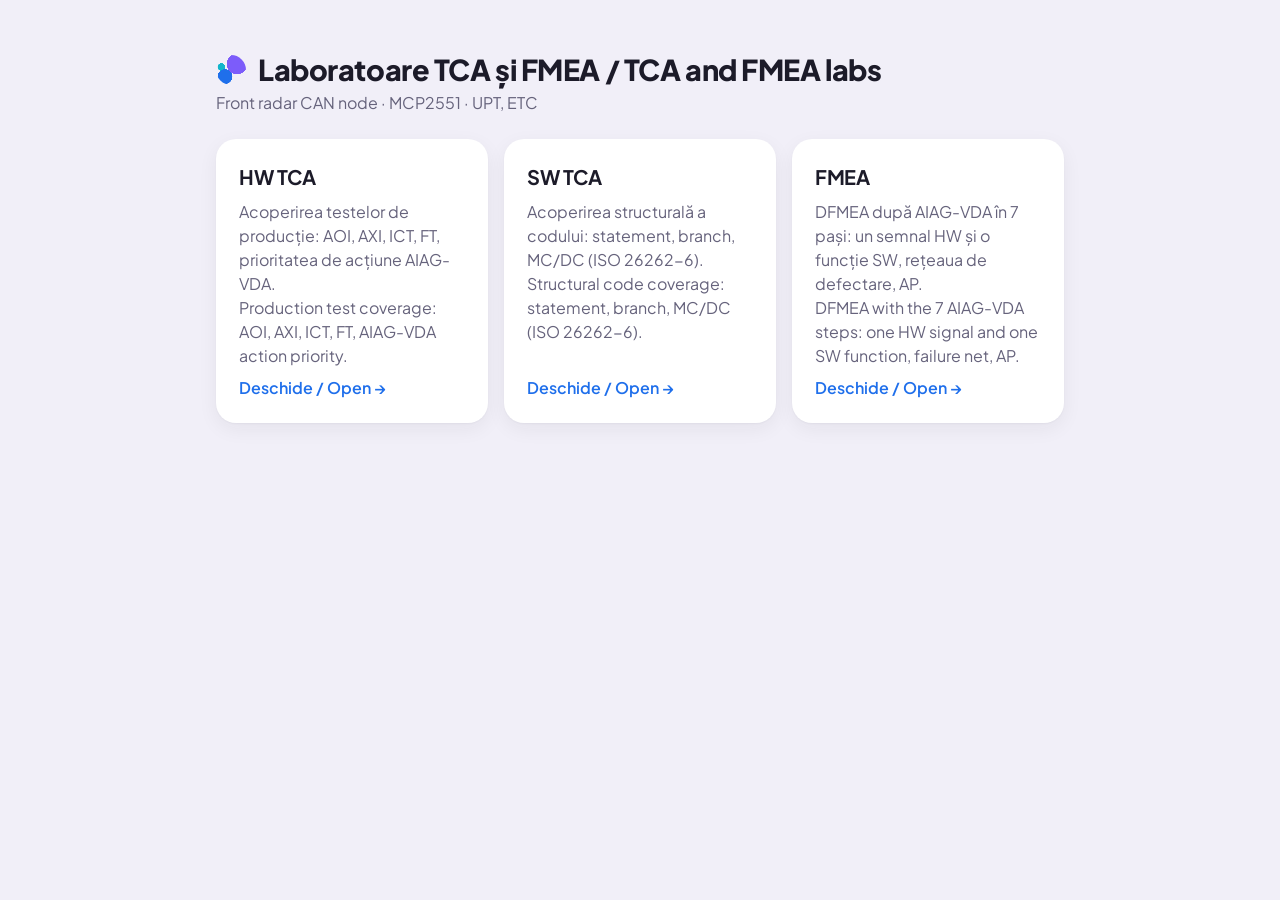
<file: docs/index.html>
<!doctype html>
<html lang="ro">
<head>
<meta charset="utf-8">
<meta name="viewport" content="width=device-width, initial-scale=1">
<title>TCA and FMEA Labs</title>
<link rel="stylesheet" href="https://fonts.googleapis.com/css2?family=Plus+Jakarta+Sans:wght@400;500;600;700;800&display=swap">
<style>
:root { --bg: #F1EFF8; --surface: #FFFFFF; --ink: #1C1B29; --muted: #66637C; --line: #E4E1EF; --accent: #1F6FEB; --violet: #7C5CFA; --cyan: #12B5CB; --shadow: 0 1px 2px rgba(28,27,41,.04), 0 6px 20px rgba(28,27,41,.06); color-scheme: light; }
@media (prefers-color-scheme: dark) { :root:not([data-theme="light"]) { --bg: #121119; --surface: #1C1B27; --ink: #ECEAF5; --muted: #A4A0BA; --line: #2E2C3D; --accent: #6EA8FF; --violet: #A996FF; --cyan: #5FD6E6; --shadow: 0 1px 2px rgba(0,0,0,.3), 0 6px 20px rgba(0,0,0,.25); color-scheme: dark; } }
:root[data-theme="dark"] { --bg: #121119; --surface: #1C1B27; --ink: #ECEAF5; --muted: #A4A0BA; --line: #2E2C3D; --accent: #6EA8FF; --violet: #A996FF; --cyan: #5FD6E6; --shadow: 0 1px 2px rgba(0,0,0,.3), 0 6px 20px rgba(0,0,0,.25); color-scheme: dark; }
* { box-sizing: border-box; }
body { margin: 0; background: var(--bg); color: var(--ink); font: 16px/1.5 "Plus Jakarta Sans", "Segoe UI", Arial, sans-serif; }
main { max-width: 880px; margin: 0 auto; padding: 48px 16px; display: flex; flex-direction: column; gap: 24px; }
h1, h2 { font-family: inherit; letter-spacing: -0.015em; margin: 0; }
h1 { display: flex; align-items: center; gap: 12px; font-weight: 800; }
h1::before { content: ""; width: 30px; height: 30px; flex: none; border-radius: 50%; background: radial-gradient(circle at 70% 30%, var(--violet) 0 34%, transparent 35%), radial-gradient(circle at 30% 72%, var(--accent) 0 24%, transparent 25%), radial-gradient(circle at 18% 40%, var(--cyan) 0 12%, transparent 13%); }
h1 { font-size: 1.8rem; } h2 { font-size: 1.25rem; }
p { margin: 0; color: var(--muted); }
.cards { display: grid; grid-template-columns: repeat(auto-fit, minmax(260px, 1fr)); gap: 16px; }
a.card { display: flex; flex-direction: column; gap: 8px; padding: 22px; background: var(--surface); border: 1px solid transparent; border-radius: 20px; box-shadow: var(--shadow); color: inherit; text-decoration: none; }
a.card:hover, a.card:focus-visible { border-color: var(--accent); outline: none; }
.go { color: var(--accent); font-weight: 600; margin-top: auto; }
a.card h2 { color: var(--ink); }
</style>
</head>
<body>
<main>
  <div><h1>Laboratoare TCA și FMEA / TCA and FMEA labs</h1><p>Front radar CAN node · MCP2551 · UPT, ETC</p></div>
  <div class="cards">
    <a class="card" href="hw/"><h2>HW TCA</h2><p>Acoperirea testelor de producție: AOI, AXI, ICT, FT, prioritatea de acțiune AIAG-VDA.<br>Production test coverage: AOI, AXI, ICT, FT, AIAG-VDA action priority.</p><span class="go">Deschide / Open →</span></a>
    <a class="card" href="sw/"><h2>SW TCA</h2><p>Acoperirea structurală a codului: statement, branch, MC/DC (ISO 26262-6).<br>Structural code coverage: statement, branch, MC/DC (ISO 26262-6).</p><span class="go">Deschide / Open →</span></a>
    <a class="card" href="fmea/"><h2>FMEA</h2><p>DFMEA după AIAG-VDA în 7 pași: un semnal HW și o funcție SW, rețeaua de defectare, AP.<br>DFMEA with the 7 AIAG-VDA steps: one HW signal and one SW function, failure net, AP.</p><span class="go">Deschide / Open →</span></a>
  </div>
</main>
</body>
</html>
</file>
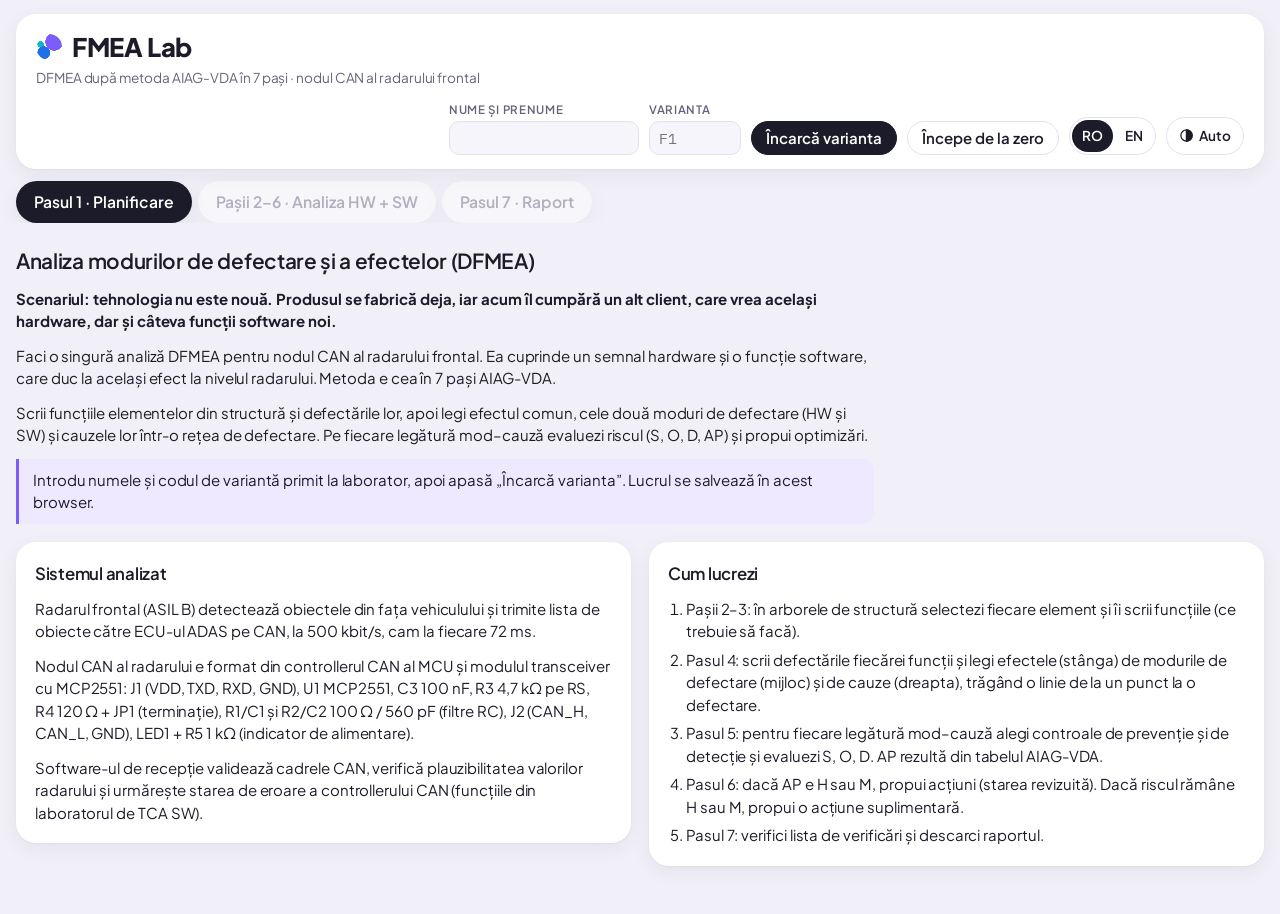
<file: docs/fmea/index.html>
<!doctype html>
<html lang="ro">
<head>
<meta charset="utf-8">
<meta name="viewport" content="width=device-width, initial-scale=1, viewport-fit=cover">
<title>FMEA Lab</title>
<link rel="preconnect" href="https://fonts.googleapis.com">
<link rel="preconnect" href="https://fonts.gstatic.com" crossorigin>
<link rel="stylesheet" href="https://fonts.googleapis.com/css2?family=IBM+Plex+Mono:wght@400;500;600&family=IBM+Plex+Sans+Condensed:wght@500;600;700&family=IBM+Plex+Sans:wght@400;500;600&display=swap">
<link rel="stylesheet" href="../shared/pcb.css">
<link rel="stylesheet" href="https://fonts.googleapis.com/css2?family=Plus+Jakarta+Sans:wght@400;500;600;700;800&display=swap">
<style>
/* Layout: FMEA workbench in the APIS spirit. Header with student/variant; one tab per analysis (HW signal, SW function);
   inside each, three steps: structure + functions, failure net (effects | modes | causes, linked by dragging), risk + optimization. */
:root {
  --bg: #F3F5F8; --surface: #FFFFFF; --ink: #17202D; --muted: #5B6578; --line: #D9DEE7;
  --accent: #2443C4; --accent-ink: #FFFFFF; --accent-soft: #E6EBFB; --code-bg: #F9FAFC;
  --ok: #1D7F54; --ok-bg: #DFF2E8; --bad: #B83434; --bad-bg: #FBE6E6; --warn: #9A6514; --warn-bg: #FAEFD8;
  --fn: #1D7F54; --fail: #B83434; --link: #6C7891; --link-hi: #2443C4;
  --font-display: "IBM Plex Sans Condensed", "Arial Narrow", "Helvetica Neue", Arial, sans-serif;
  --font-body: "IBM Plex Sans", "Segoe UI", Helvetica, Arial, sans-serif;
  --font-mono: "IBM Plex Mono", ui-monospace, "SFMono-Regular", Menlo, Consolas, monospace;
  --radius: 6px;
  color-scheme: light;
}
@media (prefers-color-scheme: dark) {
  :root:not([data-theme="light"]) {
    --bg: #0E131B; --surface: #151C27; --ink: #E5E9F1; --muted: #98A2B4; --line: #2A3343;
    --accent: #8197FF; --accent-ink: #0E131B; --accent-soft: #1D2747; --code-bg: #111823;
    --ok: #4BC287; --ok-bg: #12301F; --bad: #F07474; --bad-bg: #3A1B1D; --warn: #E2B15C; --warn-bg: #35290F;
    --fn: #4BC287; --fail: #F07474; --link: #7D889C; --link-hi: #8197FF;
    color-scheme: dark;
  }
}
:root[data-theme="dark"] {
  --bg: #0E131B; --surface: #151C27; --ink: #E5E9F1; --muted: #98A2B4; --line: #2A3343;
  --accent: #8197FF; --accent-ink: #0E131B; --accent-soft: #1D2747; --code-bg: #111823;
  --ok: #4BC287; --ok-bg: #12301F; --bad: #F07474; --bad-bg: #3A1B1D; --warn: #E2B15C; --warn-bg: #35290F;
  --fn: #4BC287; --fail: #F07474; --link: #7D889C; --link-hi: #8197FF;
  color-scheme: dark;
}
* { box-sizing: border-box; }
html { -webkit-text-size-adjust: 100%; }
body { margin: 0; background: var(--bg); color: var(--ink); font: 15px/1.5 var(--font-body); }
.wrap { max-width: 1440px; margin: 0 auto; padding-left: max(16px, env(safe-area-inset-left, 0px)); padding-right: max(16px, env(safe-area-inset-right, 0px)); }
h1, h2, h3, h4 { font-family: var(--font-display); text-wrap: balance; margin: 0; }
h1 { font-size: 1.6rem; font-weight: 700; letter-spacing: 0.01em; }
h2 { font-size: 1.3rem; font-weight: 600; }
h3 { font-size: 1.05rem; font-weight: 600; }
h4 { font-size: 0.95rem; font-weight: 600; }
p { margin: 0; }
.muted { color: var(--muted); }
.mono { font-family: var(--font-mono); }
.small { font-size: 0.86rem; }
.label { font-size: 0.72rem; text-transform: uppercase; letter-spacing: 0.08em; color: var(--muted); font-weight: 600; }
button, input, select, textarea { font: inherit; color: inherit; }
:focus-visible { outline: 2px solid var(--accent); outline-offset: 2px; }
header.top { background: var(--surface); border-bottom: 1px solid var(--line); }
header.top .wrap { display: flex; flex-wrap: wrap; align-items: center; gap: 12px 24px; padding-block: 14px; }
.brand { display: flex; flex-direction: column; gap: 2px; min-width: 0; }
.brand .sub { font-size: 0.85rem; color: var(--muted); }
.student { display: flex; flex-wrap: wrap; align-items: flex-end; gap: 10px; margin-left: auto; }
.field { display: flex; flex-direction: column; gap: 3px; min-width: 0; }
input.in, select.in, textarea.in { border: 1px solid var(--line); border-radius: var(--radius); background: var(--bg); min-width: 0; }
input.in, select.in { height: 34px; padding: 0 9px; }
textarea.in { width: 100%; min-height: 70px; padding: 7px 9px; resize: vertical; }
.w-name { width: 190px; } .w-small { width: 92px; }
.btn { height: 34px; padding: 0 14px; border-radius: var(--radius); border: 1px solid var(--line); background: var(--surface); cursor: pointer; font-weight: 500; white-space: nowrap; }
.btn:hover { border-color: var(--accent); }
.btn.primary { background: var(--accent); color: var(--accent-ink); border-color: var(--accent); }
.btn.danger { border-color: var(--bad); color: var(--bad); background: var(--bad-bg); }
.btn.sm { height: 28px; padding: 0 10px; font-size: 0.84rem; }
.btn.ghost { border-color: transparent; background: transparent; color: var(--muted); }
.btn.ghost:hover { color: var(--bad); border-color: transparent; }
.x { border: 0; background: transparent; color: var(--muted); cursor: pointer; width: 24px; height: 24px; border-radius: 4px; line-height: 1; font-size: 1rem; flex: none; }
.x:hover { color: var(--bad); background: var(--bad-bg); }
.lang, .seg { display: inline-flex; border: 1px solid var(--line); border-radius: var(--radius); overflow: hidden; }
.lang button { border: 0; background: transparent; padding: 0 10px; height: 32px; cursor: pointer; font-weight: 600; font-size: 0.85rem; }
.lang button[aria-pressed="true"] { background: var(--accent); color: var(--accent-ink); }
.chip { display: inline-flex; align-items: center; gap: 6px; min-height: 24px; padding: 2px 9px; border-radius: 999px; font-size: 0.8rem; font-weight: 600; background: var(--accent-soft); color: var(--accent); }
.chip.ok { background: var(--ok-bg); color: var(--ok); }
.chip.bad { background: var(--bad-bg); color: var(--bad); }
.chip.warn { background: var(--warn-bg); color: var(--warn); }
nav.tabs { border-bottom: 1px solid var(--line); background: var(--surface); }
nav.tabs .wrap { display: flex; gap: 4px; overflow-x: auto; }
nav.tabs button { border: 0; background: transparent; padding: 12px 14px 10px; cursor: pointer; border-bottom: 3px solid transparent; font-family: var(--font-display); font-weight: 600; font-size: 0.98rem; color: var(--muted); white-space: nowrap; }
nav.tabs button[aria-selected="true"] { color: var(--ink); border-bottom-color: var(--accent); }
nav.tabs button:disabled { opacity: 0.45; cursor: not-allowed; }
main .wrap { padding-block: 22px 48px; display: flex; flex-direction: column; gap: 18px; }
.panel { background: var(--surface); border: 1px solid var(--line); border-radius: var(--radius); padding: 18px; min-width: 0; }
.stack { display: flex; flex-direction: column; gap: 12px; min-width: 0; }
.row { display: flex; flex-wrap: wrap; gap: 10px; align-items: center; }
.stepnav { justify-content: space-between; margin-top: 18px; }
.between { justify-content: space-between; }
.intro { max-width: 78ch; display: flex; flex-direction: column; gap: 12px; }
.notice { border-left: 3px solid var(--accent); background: var(--accent-soft); padding: 10px 14px; border-radius: 0 var(--radius) var(--radius) 0; }
.grid-start { display: grid; grid-template-columns: minmax(0, 1fr) minmax(0, 1fr); gap: 18px; align-items: start; }
.grid-struct { display: grid; grid-template-columns: minmax(220px, 3fr) minmax(0, 4fr) minmax(0, 5fr); gap: 18px; align-items: start; }
@media (max-width: 1100px) { .grid-struct { grid-template-columns: minmax(0, 1fr) minmax(0, 1fr); } .grid-struct > .ctx, .grid-struct > .sidecol { grid-column: 1 / -1; } }
@media (max-width: 760px) { .grid-start, .grid-struct { grid-template-columns: minmax(0, 1fr); } }
table.mini { border-collapse: collapse; font-size: 0.84rem; width: 100%; }
table.mini th, table.mini td { border: 1px solid var(--line); padding: 4px 8px; text-align: left; vertical-align: top; }
table.mini th { background: var(--bg); font-weight: 600; }
table.mini td.c { text-align: center; font-family: var(--font-mono); font-weight: 600; white-space: nowrap; }

/* step navigation */
.steps { display: flex; gap: 0; border: 1px solid var(--line); border-radius: var(--radius); overflow: hidden; background: var(--surface); flex-wrap: wrap; }
.steps button { flex: 1 1 200px; border: 0; border-right: 1px solid var(--line); background: transparent; padding: 10px 14px; text-align: left; cursor: pointer; display: flex; flex-direction: column; gap: 1px; }
.steps button:last-child { border-right: 0; }
.steps button .n { font-family: var(--font-mono); font-size: 0.78rem; color: var(--muted); }
.steps button .tt { font-family: var(--font-display); font-weight: 600; }
.steps button[aria-current="step"] { background: var(--accent-soft); box-shadow: inset 0 -3px 0 var(--accent); }

/* structure tree */
.tree { list-style: none; margin: 0; padding: 0; display: flex; flex-direction: column; gap: 4px; }
.tree li { display: block; }
.tree button { width: 100%; text-align: left; border: 1px solid var(--line); background: var(--surface); border-radius: var(--radius); padding: 7px 10px; cursor: pointer; display: flex; gap: 8px; align-items: baseline; }
.tree button[aria-current="true"] { border-color: var(--accent); background: var(--accent-soft); }
.tree .lvl { font-family: var(--font-mono); font-size: 0.72rem; color: var(--muted); flex: none; }
.tree .cnt { margin-left: auto; font-family: var(--font-mono); font-size: 0.75rem; color: var(--fn); flex: none; }
.tree .l2 { padding-left: 16px; } .tree .l3 { padding-left: 32px; }
.fnlist { display: flex; flex-direction: column; gap: 6px; }
.fnitem { display: flex; gap: 8px; align-items: flex-start; border: 1px solid var(--line); border-radius: var(--radius); padding: 7px 8px 7px 10px; }
.fnitem .txt { color: var(--fn); flex: 1; min-width: 0; overflow-wrap: anywhere; }
.addrow { display: flex; gap: 8px; }
.addrow input { flex: 1; }
.req { display: grid; grid-template-columns: auto minmax(0, 1fr); gap: 2px 10px; font-size: 0.86rem; padding: 6px 0; border-bottom: 1px solid var(--line); }
.req:last-child { border-bottom: 0; }
.req .id { font-family: var(--font-mono); font-weight: 600; color: var(--accent); white-space: nowrap; }
pre.code { margin: 0; background: var(--code-bg); border: 1px solid var(--line); border-radius: var(--radius); padding: 10px 12px; overflow-x: auto; font: 0.8rem/1.5 var(--font-mono); }

/* failure net */
.netwrap { overflow-x: auto; border: 1px solid var(--line); border-radius: var(--radius); background: var(--surface); }
.net { position: relative; display: grid; grid-template-columns: repeat(3, minmax(250px, 1fr)); gap: 0 72px; padding: 16px 20px 24px; min-width: 940px; }
.net svg.links { position: absolute; left: 0; top: 0; pointer-events: none; overflow: visible; }
.net svg.links path { fill: none; stroke: var(--link); stroke-width: 1.6; }
.net svg.links path.hi { stroke: var(--link-hi); stroke-width: 2.4; }
.net svg.links path.dim { opacity: 0.25; }
.net svg.links path.tmp { stroke: var(--link-hi); stroke-dasharray: 5 4; }
.net svg.links g.del { pointer-events: auto; cursor: pointer; }
.net svg.links g.del circle { fill: var(--surface); stroke: var(--link); stroke-width: 1.2; }
.net svg.links g.del text { fill: var(--muted); font: 600 11px var(--font-body); }
.net svg.links g.del:hover circle { stroke: var(--bad); fill: var(--bad-bg); }
.net svg.links g.del:hover text { fill: var(--bad); }
.col { display: flex; flex-direction: column; gap: 10px; min-width: 0; position: relative; z-index: 1; }
.colhead { border-bottom: 2px solid var(--line); padding-bottom: 6px; }
.cfilt { display: flex; flex-wrap: wrap; align-items: center; gap: 6px; margin-top: 6px; }
.cfilt select { font-size: 0.8rem; padding: 2px 4px; max-width: 100%; }
.grp { display: flex; flex-direction: column; gap: 6px; }
.grp .el { font-family: var(--font-display); font-weight: 600; font-size: 0.9rem; }
.grp + .grp { margin-top: 10px; padding-top: 10px; border-top: 1px dashed var(--line); }
.grp .el .dom { display: inline-block; font-size: 0.7rem; letter-spacing: .04em; padding: 1px 5px; border-radius: 4px; border: 1px solid var(--line); color: var(--muted); margin-right: 4px; vertical-align: 1px; }
.grp .fn { color: var(--fn); font-size: 0.84rem; font-weight: 500; overflow-wrap: anywhere; }
.fcard { position: relative; border: 1px dashed var(--line); border-radius: var(--radius); background: var(--surface); padding: 6px 8px; display: flex; flex-direction: column; gap: 4px; }
.fcard.mode { border-style: solid; }
.fcard.mode.sel { background: #FFF6BF; border-color: #B79A10; color: #17202D; }
:root[data-theme="dark"] .fcard.mode.sel { background: #3B3412; border-color: #C9AB2A; color: var(--ink); }
@media (prefers-color-scheme: dark) { :root:not([data-theme="light"]) .fcard.mode.sel { background: #3B3412; border-color: #C9AB2A; color: var(--ink); } }
.fcard.mode { cursor: pointer; }
.fcard.linked { border-color: var(--link-hi); border-style: solid; }
.fcard .ft { color: var(--fail); font-size: 0.88rem; overflow-wrap: anywhere; padding-right: 48px; }
.fcard .meta { display: flex; flex-wrap: wrap; gap: 6px; align-items: center; font-size: 0.78rem; color: var(--muted); }
.fcard .meta select { height: 26px; font-size: 0.8rem; padding: 0 4px; border: 1px solid var(--line); border-radius: 4px; background: var(--surface); }
.fcard > .x { position: absolute; right: 2px; top: 2px; }
.fcard > .x.ed { right: 26px; }
.x.ed { font-size: 0.85rem; }
.edin { width: 100%; box-sizing: border-box; }
.hd { position: absolute; top: 50%; width: 14px; height: 14px; margin-top: -7px; border-radius: 50%; background: var(--surface); border: 2px solid var(--link); cursor: crosshair; touch-action: none; z-index: 2; }
.hd:hover, .hd.active { border-color: var(--link-hi); background: var(--accent-soft); }
.hd.r { right: -8px; } .hd.l { left: -8px; }
.lk { border: 1px solid var(--line); background: var(--bg); border-radius: 4px; font-size: 0.75rem; padding: 1px 7px; cursor: pointer; color: var(--muted); }
.lk.on { color: var(--accent); border-color: var(--accent); background: var(--accent-soft); }
.addf { display: flex; gap: 6px; }
.addf input { flex: 1; height: 30px; font-size: 0.85rem; }
.empty { border: 1px dashed var(--line); border-radius: var(--radius); padding: 10px; color: var(--muted); font-size: 0.86rem; }

/* risk */
.mode-block { display: flex; flex-direction: column; gap: 12px; }
.mode-head { display: flex; flex-wrap: wrap; gap: 8px 14px; align-items: baseline; }
.mode-head .ft { color: var(--fail); font-weight: 600; }
.risk { border: 1px solid var(--line); border-radius: var(--radius); padding: 12px; display: flex; flex-direction: column; gap: 12px; background: var(--surface); }
.risk .cause { color: var(--fail); font-weight: 500; }
.culs { display: flex; flex-wrap: wrap; align-items: center; gap: 4px; margin-top: 6px; }
.cul { font: 600 0.72rem var(--font-mono); padding: 1px 7px; border-radius: 999px; border: 1px solid var(--line); background: var(--surface); color: var(--muted); cursor: pointer; }
.cul.on, .chip.cul { border-color: var(--link-hi); color: var(--link-hi); }
.cul.on { background: color-mix(in srgb, var(--link-hi) 14%, transparent); }
.warnnote { border-left: 3px solid var(--bad); padding: 4px 8px; font-size: 0.84rem; color: var(--bad); background: var(--bad-bg); border-radius: 4px; margin: 0; }
.limnote { font-size: 0.84rem; color: var(--muted); margin-top: 6px; }
.states { display: grid; grid-template-columns: repeat(3, minmax(0, 1fr)); gap: 12px; }
@media (max-width: 1100px) { .states { grid-template-columns: minmax(0, 1fr); } }
.state { border: 1px solid var(--line); border-radius: var(--radius); padding: 10px; display: flex; flex-direction: column; gap: 8px; background: var(--bg); min-width: 0; }
.state.off { opacity: 0.6; }
.state h4 { display: flex; justify-content: space-between; gap: 8px; align-items: center; }
.ctl { display: flex; flex-wrap: wrap; gap: 6px; }
.ctl .c { display: inline-flex; align-items: center; gap: 4px; border: 1px solid var(--line); background: var(--surface); border-radius: 999px; padding: 1px 4px 1px 9px; font-size: 0.8rem; max-width: 100%; }
.ctl .c span { overflow-wrap: anywhere; }
.ctl .c b { font-family: var(--font-mono); font-size: 0.72rem; color: var(--muted); }
.rate { display: flex; flex-wrap: wrap; gap: 8px; align-items: center; }
.rate select { height: 30px; }
.act { display: grid; grid-template-columns: 64px minmax(0, 1fr); gap: 6px; border-top: 1px solid var(--line); padding-top: 8px; }
.act .full { grid-column: 1 / -1; display: flex; gap: 6px; flex-wrap: wrap; }
.act .full > * { flex: 1 1 110px; }
.act .full > .x { flex: none; align-self: center; }
.act input, .act select { height: 30px; font-size: 0.84rem; }
.act select.res-pass { color: var(--ok); border-color: var(--ok); background: var(--ok-bg); font-weight: 600; }
.act select.res-fail { color: var(--bad); border-color: var(--bad); background: var(--bad-bg); font-weight: 600; }
.ap { display: inline-block; min-width: 1.8em; text-align: center; border-radius: 4px; font-weight: 700; font-family: var(--font-mono); padding: 1px 6px; }
.ap.H { background: var(--bad-bg); color: var(--bad); }
.ap.M { background: var(--warn-bg); color: var(--warn); }
.ap.L { background: var(--ok-bg); color: var(--ok); }
.ap.na { background: var(--surface); color: var(--muted); border: 1px solid var(--line); }
.seg button { border: 0; background: transparent; padding: 0 10px; height: 32px; cursor: pointer; font-weight: 600; font-size: 0.85rem; color: var(--ink); }
.seg button[aria-pressed="true"] { background: var(--accent); color: var(--accent-ink); }
.netchip { display: inline-flex; align-items: center; gap: 5px; font-family: var(--font-mono); font-size: 0.8rem; border: 1px solid var(--line); border-radius: 999px; padding: 2px 9px; background: var(--surface); color: var(--ink); }
.netchip i { width: 10px; height: 10px; border-radius: 50%; display: inline-block; }
.netchips { display: flex; flex-wrap: wrap; gap: 6px; }
.boardbox { max-width: 640px; }
.sidecol .boardbox { max-width: none; }
details.boardpanel > div { max-width: 680px; }
.ctxbox { border-left: 3px solid var(--accent); }
.ctxbox p { margin-top: 4px; max-width: 110ch; }
details.help summary { cursor: pointer; font-family: var(--font-display); font-weight: 600; }
details.help ol.task { margin: 10px 0 0; padding-left: 1.3em; display: flex; flex-direction: column; gap: 4px; }
table.aiag td { vertical-align: top; font-size: 0.8rem; }
.aiagnote { font-size: 0.78rem; margin-top: 6px; }
table.prov { border-collapse: collapse; font-size: 0.85rem; }
table.prov th { text-align: left; vertical-align: top; padding: 4px 8px 4px 0; white-space: nowrap; }
table.prov td { padding: 4px 0; border-bottom: 1px dashed var(--line); }
.rate > label { flex: 1 1 100%; min-width: 0; }
.rate > label select { flex: 1 1 auto; min-width: 0; max-width: none; }
.fcard .meta select { max-width: 18em; }
details.ref { border: 1px solid var(--line); border-radius: var(--radius); background: var(--surface); }
details.ref > summary { cursor: pointer; padding: 10px 14px; font-family: var(--font-display); font-weight: 600; }
details.ref > div { padding: 0 14px 14px; overflow-x: auto; }
.refs { display: grid; grid-template-columns: minmax(0, 1fr); gap: 10px; align-items: start; }
.checks { display: flex; flex-direction: column; gap: 4px; margin: 0; padding: 0; list-style: none; }
.checks li { display: flex; gap: 8px; align-items: baseline; font-size: 0.88rem; }
.checks li b { font-family: var(--font-mono); font-size: 0.72rem; padding: 0 6px; border-radius: 4px; flex: none; }
.checks li.err b { background: var(--bad-bg); color: var(--bad); }
.checks li.warn b { background: var(--warn-bg); color: var(--warn); }
.report-frame { border: 1px solid var(--line); border-radius: var(--radius); background: var(--surface); padding: 18px; overflow-x: auto; }
.report-frame h1 { font-size: 1.35rem; } .report-frame h2 { font-size: 1.15rem; margin: 22px 0 6px; padding-bottom: 4px; border-bottom: 1px solid var(--line); }
.report-frame h3 { margin: 14px 0 6px; }
.report-frame table.r { border-collapse: collapse; font-size: 0.8rem; }
.report-frame table.r th, .report-frame table.r td { border: 1px solid var(--line); padding: 4px 6px; text-align: left; vertical-align: top; }
.report-frame table.r th { background: var(--bg); }
.report-frame .fn { color: var(--fn); } .report-frame .fl { color: var(--fail); }
.report-frame .H { background: var(--bad-bg); color: var(--bad); font-weight: 700; } .report-frame .M { background: var(--warn-bg); color: var(--warn); font-weight: 700; } .report-frame .L { background: var(--ok-bg); color: var(--ok); }
.report-frame .chain { display: grid; grid-template-columns: minmax(0, 1fr) 24px minmax(0, 1fr) 24px minmax(0, 1fr); gap: 6px; align-items: center; margin: 8px 0 14px; font-size: 0.82rem; }
.report-frame .chain .box { border: 1px dashed var(--line); border-radius: 4px; padding: 4px 6px; margin: 3px 0; }
.report-frame .chain .box.m { border: 1px solid #B79A10; background: #FFF6BF; color: #17202D; }
.report-frame .chain .arr { text-align: center; color: var(--muted); }
.report-frame .mx td { width: 46px; height: 26px; text-align: center; font-family: var(--font-mono); }
.toast { position: fixed; right: max(16px, env(safe-area-inset-right, 0px)); bottom: calc(16px + env(safe-area-inset-bottom, 0px)); background: var(--ink); color: var(--bg); padding: 10px 14px; border-radius: var(--radius); font-size: 0.9rem; z-index: 20; max-width: calc(100vw - 32px); }
@media (max-width: 640px) { .student { margin-left: 0; } .w-name { width: 150px; } }
</style>
<link rel="stylesheet" href="../shared/skin.css">
<script src="../shared/theme.js"></script>
</head>
<body>
<header class="top">
  <div class="wrap">
    <div class="brand">
      <h1>FMEA Lab</h1>
      <span class="sub" data-i18n="subtitle"></span>
    </div>
    <form class="student" id="studentForm" autocomplete="off">
      <div class="field"><label class="label" for="stName" data-i18n="name"></label><input id="stName" class="in w-name"></div>
      <div class="field"><label class="label" for="stVariant" data-i18n="variant"></label><input id="stVariant" class="in w-small mono" placeholder="F1"></div>
      <button class="btn primary" id="loadVariant" type="submit" data-i18n="load"></button>
      <button class="btn" id="resetAll" type="button" data-i18n="reset"></button>
      <div class="lang" role="group" aria-label="Language">
        <button type="button" id="langRo" aria-pressed="true">RO</button>
        <button type="button" id="langEn" aria-pressed="false">EN</button>
      </div>
    </form>
  </div>
</header>
<nav class="tabs" aria-label="Sections"><div class="wrap" role="tablist" id="tabs"></div></nav>
<main><div class="wrap" id="view"></div></main>
<div class="toast" id="toast" hidden></div>

<script src="../shared/pcb.js"></script>
<script src="../shared/aiag.js"></script>
<script src="../report-config.js"></script>
<script src="../report-send.js"></script>
<script src="../shared/pdf.js"></script>
<script>
"use strict";
/* ================================================================ case study data */
const L = (ro, en) => ({ ro: ro, en: en });

const HW_SIGNALS = {
  TXD: {
    name: L("Semnalul TXD (MCU → transceiver)", "TXD signal (MCU → transceiver)"),
    path: L("Controllerul CAN al MCU → J1 pin 2 → U1 (MCP2551) pin 1 TXD.", "MCU CAN controller → J1 pin 2 → U1 (MCP2551) pin 1 TXD."),
    reqs: [
      ["HWR-TXD-01", L("TXD transmite transceiverului biții de trimis pe bus: nivel low = dominant, nivel high = recesiv.", "TXD carries the bits to be sent on the bus to the transceiver: low = dominant, high = recessive.")],
      ["HWR-TXD-02", L("Nivelurile logice ale TXD sunt compatibile cu ieșirea MCU (logică de 5 V), conform datasheet-ului MCP2551.", "The TXD logic levels are compatible with the MCU output (5 V logic), as given in the MCP2551 datasheet.")],
      ["HWR-TXD-03", L("Un TXD blocat în dominant nu trebuie să blocheze tot bus-ul (MCP2551 detectează dominantul permanent pe TXD și dezactivează driverele).", "A TXD stuck dominant shall not block the whole bus (the MCP2551 detects a permanent dominant TXD and disables its drivers).")],
      ["HWR-TXD-04", L("Semnalul suportă rata de bit a aplicației, 500 kbit/s.", "The signal supports the application bit rate, 500 kbit/s.")]
    ]
  },
  RXD: {
    name: L("Semnalul RXD (transceiver → MCU)", "RXD signal (transceiver → MCU)"),
    path: L("U1 (MCP2551) pin 4 RXD → J1 pin 3 → controllerul CAN al MCU.", "U1 (MCP2551) pin 4 RXD → J1 pin 3 → MCU CAN controller."),
    reqs: [
      ["HWR-RXD-01", L("RXD transmite MCU starea bus-ului: nivel low = dominant, nivel high = recesiv.", "RXD reports the bus state to the MCU: low = dominant, high = recessive.")],
      ["HWR-RXD-02", L("Nivelurile logice ale RXD sunt compatibile cu intrarea MCU (logică de 5 V).", "The RXD logic levels are compatible with the MCU input (5 V logic).")],
      ["HWR-RXD-03", L("Controllerul CAN își citește înapoi propriii biți prin RXD (bit monitoring); un RXD greșit produce erori de bit.", "The CAN controller reads back its own bits through RXD (bit monitoring); a wrong RXD causes bit errors.")],
      ["HWR-RXD-04", L("Întârzierea TXD → bus → RXD rămâne în limitele datasheet-ului la 500 kbit/s.", "The TXD → bus → RXD delay stays within the datasheet limits at 500 kbit/s.")]
    ]
  },
  VDD: {
    name: L("Alimentarea VDD (5 V)", "VDD supply (5 V)"),
    path: L("5 V de la senzor → J1 pin 1 → U1 pin 3 VDD; C3 100 nF între VDD și GND; LED1 + R5 1 kΩ între VDD și GND.", "5 V from the sensor → J1 pin 1 → U1 pin 3 VDD; C3 100 nF between VDD and GND; LED1 + R5 1 kΩ between VDD and GND."),
    reqs: [
      ["HWR-VDD-01", L("VDD alimentează U1 în domeniul 4,5–5,5 V.", "VDD supplies U1 within 4.5–5.5 V.")],
      ["HWR-VDD-02", L("Consumul U1: recesiv ≤ 10 mA, dominant ≤ 75 mA; LED1 adaugă câțiva mA.", "U1 supply current: recessive ≤ 10 mA, dominant ≤ 75 mA; LED1 adds a few mA.")],
      ["HWR-VDD-03", L("C3 (100 nF) decuplează VDD lângă pinul de alimentare al U1 (zgomot, EMC).", "C3 (100 nF) decouples VDD close to the U1 supply pin (noise, EMC).")],
      ["HWR-VDD-04", L("Sub pragul de brown-out, U1 își pune driverele în înaltă impedanță (protecție POR / brown-out).", "Below the brown-out threshold U1 puts its drivers in high impedance (POR / brown-out protection).")],
      ["HWR-VDD-05", L("LED1 indică prezența alimentării.", "LED1 indicates that the supply is present.")]
    ]
  },
  CAN: {
    name: L("Semnalul diferențial CANH / CANL", "CANH / CANL differential signal"),
    path: L("U1 pin 7 CANH și pin 6 CANL → pereche diferențială pe placă → J2 pin 1 și 2. Rețelele RC R1/C1 și R2/C2 sunt pe aceleași linii, dar se analizează separat (demo F0).", "U1 pin 7 CANH and pin 6 CANL → differential pair on the board → J2 pins 1 and 2. The RC networks R1/C1 and R2/C2 sit on the same lines but are analysed separately (demo F0)."),
    reqs: [
      ["HWR-CAN-01", L("Recesiv: CANH și CANL în jur de VDD/2 (2,0–3,0 V); dominant: tensiune diferențială 1,5–3,0 V pe sarcina de 60 Ω (ISO 11898-2).", "Recessive: CANH and CANL around VDD/2 (2.0–3.0 V); dominant: differential voltage 1.5–3.0 V on the 60 Ω load (ISO 11898-2).")],
      ["HWR-CAN-02", L("Fronturile semnalului permit comunicația la 500 kbit/s.", "The signal edges allow communication at 500 kbit/s.")],
      ["HWR-CAN-03", L("Rețelele RC reduc emisiile și cresc imunitatea (EMC) fără să afecteze comunicația.", "The RC networks reduce emissions and increase immunity (EMC) without affecting communication.")],
      ["HWR-CAN-04", L("CANH și CANL rămân simetrice (EMC).", "CANH and CANL stay symmetrical (EMC).")],
      ["HWR-CAN-05", L("Un scurtcircuit pe bus nu distruge transceiverul (protecție la scurtcircuit și termică în MCP2551).", "A short on the bus does not destroy the transceiver (short-circuit and thermal protection in the MCP2551).")]
    ]
  },
  RS: {
    name: L("Semnalul RS (selecția modului)", "RS signal (mode selection)"),
    path: L("U1 pin 8 RS → R3 4,7 kΩ → GND.", "U1 pin 8 RS → R3 4.7 kΩ → GND."),
    reqs: [
      ["HWR-RS-01", L("RS selectează modul MCP2551: high-speed (RS la GND), slope-control (rezistor spre GND), standby (RS la nivel high).", "RS selects the MCP2551 mode: high-speed (RS to GND), slope-control (resistor to GND), standby (RS high).")],
      ["HWR-RS-02", L("În funcționare normală nodul nu trebuie să intre în standby.", "In normal operation the node shall not enter standby.")],
      ["HWR-RS-03", L("Panta fronturilor e aleasă ca un compromis între emisii (EMC) și rata de 500 kbit/s.", "The edge slope is chosen as a trade-off between emissions (EMC) and the 500 kbit/s bit rate.")]
    ]
  },
  TERM: {
    name: L("Terminația bus-ului (impedanța CANH–CANL)", "Bus termination (CANH–CANL impedance)"),
    path: L("R4 120 Ω între CANH și JP1; JP1 conectează R4 la CANL; J2 pin 1–2 spre bus.", "R4 120 Ω between CANH and JP1; JP1 connects R4 to CANL; J2 pins 1–2 to the bus."),
    reqs: [
      ["HWR-TERM-01", L("Bus-ul are câte 120 Ω la fiecare capăt (60 Ω în total între CANH și CANL).", "The bus has 120 Ω at each end (60 Ω in total between CANH and CANL).")],
      ["HWR-TERM-02", L("Terminația acestui nod se activează cu JP1 doar dacă nodul e la capătul bus-ului.", "This node's termination is enabled with JP1 only if the node is at the end of the bus.")],
      ["HWR-TERM-03", L("R4 suportă puterea disipată în starea dominantă.", "R4 withstands the power dissipated in the dominant state.")],
      ["HWR-TERM-04", L("Reflexiile pe bus rămân suficient de mici pentru 500 kbit/s.", "Reflections on the bus stay small enough for 500 kbit/s.")]
    ]
  },
  FILT: {
    name: L("Filtrele RC de pe CANH / CANL", "RC filters on CANH / CANL"),
    path: L("CANH → R1 100 Ω → N_F1 → C1 560 pF → GND; CANL → R2 100 Ω → N_F2 → C2 560 pF → GND. Rețelele sunt între U1 și J2, cu via de GND lângă C1 și C2.", "CANH → R1 100 Ω → N_F1 → C1 560 pF → GND; CANL → R2 100 Ω → N_F2 → C2 560 pF → GND. The networks sit between U1 and J2, with a GND via next to C1 and C2."),
    reqs: [
      ["HWR-FILT-01", L("Fiecare rețea RC atenuează perturbațiile de înaltă frecvență de pe linia ei (emisii și imunitate EMC).", "Each RC network attenuates the high-frequency disturbances on its line (EMC emissions and immunity).")],
      ["HWR-FILT-02", L("Rețelele nu afectează comunicația la 500 kbit/s: fronturile și tensiunea diferențială dominantă (1,5–3,0 V) rămân conforme ISO 11898-2.", "The networks do not affect communication at 500 kbit/s: the edges and the dominant differential voltage (1.5–3.0 V) stay ISO 11898-2 compliant.")],
      ["HWR-FILT-03", L("R1 = R2 și C1 = C2 (valoare, toleranță, dielectric), ca CANH și CANL să rămână simetrice; o asimetrie transformă zgomotul de mod comun în zgomot diferențial.", "R1 = R2 and C1 = C2 (value, tolerance, dielectric) so that CANH and CANL stay symmetrical; an asymmetry turns common-mode noise into differential noise.")],
      ["HWR-FILT-04", L("C1 și C2 suportă tensiunile de pe bus, inclusiv supratensiunile din specificația senzorului, cu marjă (derating).", "C1 and C2 withstand the bus voltages, including the overvoltages in the sensor specification, with margin (derating).")],
      ["HWR-FILT-05", L("C1 și C2 au retur scurt la GND (via lângă pad).", "C1 and C2 have a short return to GND (via next to the pad).")]
    ]
  }
};

const SW_SIG = {
  dist: { def: ["/* Front radar, object longitudinal distance, unit 0.1 m */", "#define SENSOR_MIN         2        /*   0.2 m */", "#define SENSOR_MAX         2500     /* 250.0 m */", "#define SENSOR_MAX_STEP    80       /*   8.0 m per 72 ms cycle */"],
          r1: "An object longitudinal distance lower than 2 (0.2 m) shall be rejected as implausible.", r2: "An object longitudinal distance greater than 2500 (250.0 m) shall be rejected as implausible.",
          r4: "For every following measurement cycle, a distance within the range shall be accepted only if |value - previous| <= 80 (8.0 m).", lbl: L("distanța longitudinală", "longitudinal distance") },
  vrel: { def: ["/* Front radar, object relative velocity, unit 0.1 m/s */", "#define SENSOR_MIN         (-1111)  /* -111.1 m/s (-400 km/h) */", "#define SENSOR_MAX         556      /*   55.6 m/s (+200 km/h) */", "#define SENSOR_MAX_STEP    14       /*    1.4 m/s per 72 ms cycle */"],
          r1: "An object relative velocity lower than -1111 (-111.1 m/s) shall be rejected as implausible.", r2: "An object relative velocity greater than 556 (55.6 m/s) shall be rejected as implausible.",
          r4: "For every following measurement cycle, a velocity within the range shall be accepted only if |value - previous| <= 14 (1.4 m/s).", lbl: L("viteza relativă", "relative velocity") },
  lat:  { def: ["/* Front radar, object lateral distance, unit 0.1 m */", "#define SENSOR_MIN         (-700)   /* -70.0 m */", "#define SENSOR_MAX         700      /*  70.0 m */", "#define SENSOR_MAX_STEP    7        /*   0.7 m per 72 ms cycle */"],
          r1: "An object lateral distance lower than -700 (-70.0 m) shall be rejected as implausible.", r2: "An object lateral distance greater than 700 (70.0 m) shall be rejected as implausible.",
          r4: "For every following measurement cycle, a lateral distance within the range shall be accepted only if |value - previous| <= 7 (0.7 m).", lbl: L("poziția laterală", "lateral position") },
  /* demo only (F0): no student variant uses it */
  az:   { def: ["/* Front radar, object azimuth angle, unit 0.1 deg */", "#define SENSOR_MIN         (-600)   /* -60.0 deg */", "#define SENSOR_MAX         600      /*  60.0 deg */", "#define SENSOR_MAX_STEP    20       /*   2.0 deg per 72 ms cycle */"],
          r1: "An object azimuth angle lower than -600 (-60.0 deg) shall be rejected as implausible.", r2: "An object azimuth angle greater than 600 (60.0 deg) shall be rejected as implausible.",
          r4: "For every following measurement cycle, an azimuth angle within the range shall be accepted only if |value - previous| <= 20 (2.0 deg).", lbl: L("unghiul azimut", "azimuth angle") }
};
const SW_FUNCS = {
  F1: { fn: "can_frame_is_valid", code: () => [
      "#define CAN_MAX_DLC        8u", "#define CAN_STD_ID_MAX     0x7FFu", "#define CAN_EXT_ID_MAX     0x1FFFFFFFu", "",
      "/* F1 - ASIL B */", "bool can_frame_is_valid(uint32_t id, uint8_t dlc, bool extended)", "{", "    uint32_t max_id = CAN_STD_ID_MAX;", "",
      "    if (extended) {", "        max_id = CAN_EXT_ID_MAX;", "    }", "    if (dlc > CAN_MAX_DLC) {", "        return false;", "    }",
      "    if (id > max_id) {", "        return false;", "    }", "    return true;", "}"],
    reqs: () => [
      ["SWR-F1-01", "The function shall reject a frame whose data length code (DLC) is greater than 8."],
      ["SWR-F1-02", "For a standard frame, the function shall reject an identifier greater than 0x7FF."],
      ["SWR-F1-03", "For an extended frame, the function shall reject an identifier greater than 0x1FFFFFFF."],
      ["SWR-F1-04", "The function shall accept every frame that is not rejected by SWR-F1-01 to SWR-F1-03."]] },
  F2: { fn: "sensor_value_plausible", code: (sig) => SW_SIG[sig].def.concat(["",
      "/* F2 - ASIL B */", "bool sensor_value_plausible(int16_t value, int16_t previous, bool first_sample)", "{",
      "    int32_t delta = (int32_t)value - (int32_t)previous;", "", "    if (delta < 0) {", "        delta = -delta;", "    }",
      "    if ((value >= SENSOR_MIN) && (value <= SENSOR_MAX) &&", "        (first_sample || (delta <= SENSOR_MAX_STEP))) {", "        return true;", "    }", "    return false;", "}"]),
    reqs: (sig) => [["SWR-F2-01", SW_SIG[sig].r1], ["SWR-F2-02", SW_SIG[sig].r2],
      ["SWR-F2-03", "For the first detection of an object, every value within the range shall be accepted."], ["SWR-F2-04", SW_SIG[sig].r4]] },
  F3: { fn: "can_error_state", code: () => [
      "#define CAN_PASSIVE_LIMIT  127u", "#define CAN_BUSOFF_LIMIT   255u", "",
      "/* F3 - ASIL B */", "can_err_state_t can_error_state(uint16_t tec, uint16_t rec)", "{", "    if (tec > CAN_BUSOFF_LIMIT) {", "        return CAN_STATE_BUS_OFF;", "    }",
      "    if ((tec > CAN_PASSIVE_LIMIT) || (rec > CAN_PASSIVE_LIMIT)) {", "        return CAN_STATE_ERROR_PASSIVE;", "    }", "    return CAN_STATE_ERROR_ACTIVE;", "}"],
    reqs: () => [
      ["SWR-F3-01", "The function shall report BUS_OFF when the transmit error counter (TEC) is greater than 255."],
      ["SWR-F3-02", "If SWR-F3-01 does not apply, the function shall report ERROR_PASSIVE when TEC or the receive error counter (REC) is greater than 127."],
      ["SWR-F3-03", "In all other cases, the function shall report ERROR_ACTIVE."]] },
  INT: { fn: "can_rx_handler", code: () => [
      "/* Integration - calls can_error_state(), can_frame_is_valid(), sensor_value_plausible() */",
      "rx_result_t can_rx_handler(const can_msg_t *msg, const sensor_ctx_t *ctx,", "                           uint16_t tec, uint16_t rec)", "{",
      "    rx_result_t result = RX_REJECTED;", "    can_err_state_t state = can_error_state(tec, rec);", "", "    switch (state) {",
      "    case CAN_STATE_ERROR_ACTIVE:", "    case CAN_STATE_ERROR_PASSIVE:", "        if (can_frame_is_valid(msg->id, msg->dlc, msg->extended) &&",
      "            sensor_value_plausible(msg->value, ctx->previous, ctx->first_sample)) {", "            result = RX_ACCEPTED;", "        }", "        break;",
      "    case CAN_STATE_BUS_OFF:", "        result = RX_BUS_OFF;", "        break;", "    default:", "        /* Defensive: unreachable for the states returned by can_error_state() */",
      "        result = RX_FAULT;", "        break;", "    }", "    return result;", "}"],
    reqs: () => [
      ["SWR-INT-01", "When the CAN controller is BUS_OFF, a received frame shall be discarded and RX_BUS_OFF shall be returned."],
      ["SWR-INT-02", "Otherwise, a frame shall be accepted (RX_ACCEPTED) only if it is valid (SWR-F1) and its sensor value is plausible (SWR-F2)."],
      ["SWR-INT-03", "A frame that is not accepted shall return RX_REJECTED."]] }
};

/* F0 = demo variant done together in the lab (SW part of F0 still to be settled) */
const VARIANTS = {
  F0: { hw: "FILT", sw: "F2", sig: "az", demo: true },
  F1: { hw: "TXD", sw: "F3" }, F2: { hw: "RXD", sw: "F2", sig: "dist" }, F3: { hw: "VDD", sw: "F1" },
  F4: { hw: "CAN", sw: "INT" }, F5: { hw: "RS", sw: "F2", sig: "vrel" }, F6: { hw: "TERM", sw: "F2", sig: "lat" }
};

/* structure elements: level 1 effect, level 2 focus (mode), level 3 cause */
const L1_NAME = L("Radar frontal (ASIL B)", "Front radar (ASIL B)");
/* HW components on each analysed signal, plus its PCB tracks (same drawing as HW TCA: ../shared/pcb.js).
   Used for the culprit choice on a cause, the board highlight and the specific suggestions (fn, fc) mixed into the common lists.
   Each entry: ref (board / schematic), pins (pins on this signal), fn (function suggestions), fc (cause suggestions, design causes). */
const HW_NETS = { TXD: ["TXD"], RXD: ["RXD"], VDD: ["VDD", "N_LED"], CAN: ["CANH", "CANL"], RS: ["RS"], TERM: ["N_TERM", "CANH", "CANL"], FILT: ["N_F1", "N_F2"] };
const PCB_FN = L("Conduce semnalul între componente fără întreruperi și fără cuplaj cu alte semnale", "Carries the signal between the components without interruptions or coupling to other signals");
const PCB_FC = [L("Lățimea traseului sau distanța față de alte trasee sub regulile de design (întrerupere sau scurt)", "Track width or clearance to other tracks below the design rules (open or short)"),
  L("Traseu rutat lângă marginea plăcii (deteriorare la separarea panoului)", "Track routed next to the board edge (damage at depaneling)")];
const HW_COMP = {
  TXD: [
    { ref: "J1", pins: ["2"], name: L("J1 pin 2 · conector spre MCU (TXD)", "J1 pin 2 · connector to the MCU (TXD)"),
      fn: [L("Transmite TXD de la MCU la modul cu contact sigur, fără întreruperi la vibrații", "Carries TXD from the MCU to the module with a reliable contact, without interruptions under vibration"),
        L("Respectă alocarea pinilor din interfața cu MCU (pin 2 = TXD)", "Follows the pin assignment of the MCU interface (pin 2 = TXD)")],
      fc: [L("Alocarea pinilor J1 în schemă diferă de interfața MCU (TXD și RXD inversate)", "J1 pin assignment in the schematic differs from the MCU interface (TXD and RXD swapped)"),
        L("Conector ales fără specificație de vibrații auto (contact intermitent)", "Connector chosen without an automotive vibration specification (intermittent contact)"),
        L("Placarea contactelor nepotrivită (coroziune, rezistență de contact crescută)", "Unsuitable contact plating (corrosion, increased contact resistance)")] },
    { ref: "U1", pins: ["1"], name: L("U1 MCP2551 pin 1 TXD", "U1 MCP2551 pin 1 TXD"),
      fn: [L("Recunoaște nivelurile logice TXD ale MCU (VIL / VIH din datasheet)", "Recognises the TXD logic levels of the MCU (VIL / VIH from the datasheet)"),
        L("Dezactivează driverele de bus la TXD dominant permanent (TXD timeout)", "Disables the bus drivers on a permanently dominant TXD (TXD timeout)")],
      fc: [L("Transceiver ales cu praguri de intrare incompatibile cu logica MCU (MCU 3,3 V pe intrare de 5 V)", "Transceiver chosen with input thresholds incompatible with the MCU logic (3.3 V MCU on a 5 V input)"),
        L("Variantă de temperatură greșită aleasă (I în loc de E, −40…+125 °C)", "Wrong temperature grade chosen (I instead of E, −40…+125 °C)"),
        L("TXD flotant cât timp MCU e în reset (pull-up-ul intern nu e luat în calcul)", "TXD floating while the MCU is in reset (internal pull-up not taken into account)")] },
    { ref: "", pins: [], name: L("Traseele PCB ale TXD", "TXD PCB tracks"), fn: [PCB_FN],
      fc: [L("Traseu TXD paralel și apropiat de CANH / CANL (diafonie)", "TXD track parallel and close to CANH / CANL (crosstalk)")].concat(PCB_FC) }
  ],
  RXD: [
    { ref: "U1", pins: ["4"], name: L("U1 MCP2551 pin 4 RXD", "U1 MCP2551 pin 4 RXD"),
      fn: [L("Generează nivelurile RXD (VOL / VOH) compatibile cu intrarea MCU", "Produces RXD levels (VOL / VOH) compatible with the MCU input"),
        L("Reflectă starea bus-ului cu întârzierea din datasheet", "Follows the bus state with the delay given in the datasheet")],
      fc: [L("Ieșire RXD de 5 V conectată la un MCU de 3,3 V fără adaptare de nivel", "5 V RXD output connected to a 3.3 V MCU without level shifting"),
        L("Încărcare capacitivă prea mare pe RXD (fronturi lente)", "Too much capacitive load on RXD (slow edges)"),
        L("Transceiver ales cu întârziere de buclă prea mare pentru 500 kbit/s", "Transceiver chosen with too long a loop delay for 500 kbit/s")] },
    { ref: "J1", pins: ["3"], name: L("J1 pin 3 · conector spre MCU (RXD)", "J1 pin 3 · connector to the MCU (RXD)"),
      fn: [L("Transmite RXD de la modul la MCU cu contact sigur", "Carries RXD from the module to the MCU with a reliable contact"),
        L("Respectă alocarea pinilor din interfața cu MCU (pin 3 = RXD)", "Follows the pin assignment of the MCU interface (pin 3 = RXD)")],
      fc: [L("Alocarea pinilor J1 în schemă diferă de interfața MCU (TXD și RXD inversate)", "J1 pin assignment in the schematic differs from the MCU interface (TXD and RXD swapped)"),
        L("Conector ales fără specificație de vibrații auto (contact intermitent)", "Connector chosen without an automotive vibration specification (intermittent contact)")] },
    { ref: "", pins: [], name: L("Traseele PCB ale RXD", "RXD PCB tracks"), fn: [PCB_FN],
      fc: [L("Traseu RXD lung, paralel cu CANH / CANL (zgomot cuplat pe RXD)", "Long RXD track parallel to CANH / CANL (noise coupled onto RXD)")].concat(PCB_FC) }
  ],
  VDD: [
    { ref: "J1", pins: ["1"], name: L("J1 pin 1 · intrarea de 5 V", "J1 pin 1 · 5 V input"),
      fn: [L("Aduce 5 V la modul cu cădere de tensiune neglijabilă la 75 mA", "Brings 5 V to the module with negligible voltage drop at 75 mA")],
      fc: [L("Contact subdimensionat pentru curentul maxim", "Contact undersized for the maximum current"),
        L("Fără protecție la inversarea polarității, deși pinii VDD / GND pot fi inversați la conectare", "No reverse-polarity protection although VDD / GND can be swapped at connection")] },
    { ref: "U1", pins: ["3"], name: L("U1 MCP2551 pin 3 VDD", "U1 MCP2551 pin 3 VDD"),
      fn: [L("Funcționează corect în domeniul 4,5–5,5 V", "Works correctly within 4.5–5.5 V"),
        L("Pune driverele în înaltă impedanță sub pragul de brown-out", "Puts the drivers in high impedance below the brown-out threshold")],
      fc: [L("Domeniul de alimentare al componentei nu acoperă toleranța sursei de 5 V", "The supply range of the part does not cover the tolerance of the 5 V source"),
        L("Pragul de brown-out nu e verificat față de căderile de tensiune ale sursei", "The brown-out threshold is not checked against the source voltage drops")] },
    { ref: "C3", pins: [], name: L("C3 100 nF · decuplare", "C3 100 nF · decoupling"),
      fn: [L("Decuplează VDD lângă U1 (100 nF)", "Decouples VDD close to U1 (100 nF)"),
        L("Suportă tensiunea de alimentare cu marjă (derating)", "Withstands the supply voltage with margin (derating)")],
      fc: [L("Capacitate prea mică pentru vârfurile de curent din starea dominantă", "Capacitance too small for the current peaks in the dominant state"),
        L("Dielectric nepotrivit (Y5V: pierde capacitate cu temperatura și tensiunea)", "Unsuitable dielectric (Y5V: loses capacitance with temperature and voltage)"),
        L("Tensiune nominală prea mică (derating ignorat)", "Rated voltage too low (derating ignored)"),
        L("MLCC plasat în zona de flexare a plăcii (fisuri → VDD la GND)", "MLCC placed in the board flex zone (cracks → VDD to GND)")] },
    { ref: "LED1", pins: [], name: L("LED1 · indicator de alimentare", "LED1 · power indicator"),
      fn: [L("Se aprinde cât timp VDD e prezent", "Lights while VDD is present")],
      fc: [L("LED ales cu curent nominal sau tensiune directă nepotrivite", "LED chosen with unsuitable rated current or forward voltage"),
        L("Anod și catod inversate în simbolul din schemă", "Anode and cathode swapped in the schematic symbol")] },
    { ref: "R5", pins: [], name: L("R5 1 kΩ · limitarea curentului prin LED", "R5 1 kΩ · LED current limit"),
      fn: [L("Limitează curentul prin LED1 la câțiva mA", "Limits the LED1 current to a few mA")],
      fc: [L("Valoare R5 prea mică (consum crescut, LED supraîncărcat)", "R5 too small (higher current, LED overloaded)"),
        L("Valoare R5 prea mare (LED prea slab, nu se vede)", "R5 too large (LED too dim to see)"),
        L("Putere nominală R5 insuficientă", "R5 power rating insufficient")] },
    { ref: "", pins: [], name: L("Traseele PCB ale VDD", "VDD PCB tracks"),
      fn: [L("Distribuie VDD cu cădere mică de tensiune și buclă de decuplare scurtă", "Distributes VDD with low voltage drop and a short decoupling loop")],
      fc: [L("C3 plasat departe de pinul 3 al U1 (inductanță mare a buclei)", "C3 placed far from U1 pin 3 (high loop inductance)"),
        L("Traseu VDD prea subțire pentru 75 mA", "VDD track too thin for 75 mA"),
        L("Via spre VDD / GND insuficiente lângă C3", "Not enough VDD / GND vias close to C3")].concat(PCB_FC.slice(0, 1)) }
  ],
  CAN: [
    { ref: "U1", pins: ["7", "6"], name: L("U1 MCP2551 pinii 7 CANH și 6 CANL", "U1 MCP2551 pins 7 CANH and 6 CANL"),
      fn: [L("Generează dominantul (1,5–3,0 V diferențial pe 60 Ω) și recesivul (~VDD/2)", "Produces the dominant (1.5–3.0 V differential on 60 Ω) and the recessive level (~VDD/2)"),
        L("Se protejează la scurtcircuit pe bus și la supratemperatură", "Protects itself against bus shorts and overtemperature")],
      fc: [L("Transceiver ales fără conformitate ISO 11898-2 la 500 kbit/s", "Transceiver chosen without ISO 11898-2 conformance at 500 kbit/s"),
        L("Protecție la tranzienți (ISO 7637) și ESD pe pinii de bus insuficientă pentru aplicație", "Transient (ISO 7637) and ESD protection on the bus pins insufficient for the application"),
        L("Sarcina totală a bus-ului peste capacitatea driverelor (prea multe terminații)", "Total bus load above the driver capability (too many terminations)")] },
    { ref: "J2", pins: ["1", "2"], name: L("J2 pinii 1 CAN_H și 2 CAN_L · conector bus", "J2 pins 1 CAN_H and 2 CAN_L · bus connector"),
      fn: [L("Conectează CANH și CANL la cablajul vehiculului cu contact sigur", "Connects CANH and CANL to the vehicle harness with a reliable contact")],
      fc: [L("CAN_H și CAN_L inversate față de cablajul vehiculului", "CAN_H and CAN_L swapped with respect to the vehicle harness"),
        L("Conector fără blocare mecanică (se deconectează la vibrații)", "Connector without mechanical locking (disconnects under vibration)")] },
    { ref: "", pins: [], name: L("Traseele PCB ale CANH / CANL", "CANH / CANL PCB tracks"),
      fn: [L("Rutează CANH și CANL ca pereche diferențială simetrică, cu lungimi egale", "Routes CANH and CANL as a symmetrical differential pair of equal lengths")],
      fc: [L("Lungimi diferite pentru CANH și CANL (asimetrie, conversie mod comun → diferențial)", "Different CANH and CANL lengths (asymmetry, common-mode to differential conversion)"),
        L("CANH și CANL rutate pe straturi diferite pe o porțiune (pereche ruptă, emisii)", "CANH and CANL routed on different layers over a section (broken pair, emissions)"),
        L("Distanță prea mare între CANH și CANL (buclă mare, emisii)", "Too large a gap between CANH and CANL (large loop, emissions)")].concat(PCB_FC.slice(0, 1)) }
  ],
  RS: [
    { ref: "U1", pins: ["8"], name: L("U1 MCP2551 pin 8 RS", "U1 MCP2551 pin 8 RS"),
      fn: [L("Selectează modul după tensiunea / curentul de pe RS (high-speed, slope-control, standby)", "Selects the mode from the RS voltage / current (high-speed, slope-control, standby)")],
      fc: [L("Pragurile RS din datasheet interpretate greșit (rezistor ales în afara zonei slope-control)", "RS thresholds in the datasheet misread (resistor chosen outside the slope-control range)")] },
    { ref: "R3", pins: [], name: L("R3 4,7 kΩ · RS la GND", "R3 4.7 kΩ · RS to GND"),
      fn: [L("Fixează modul slope-control, cu panta aleasă pentru EMC și 500 kbit/s", "Sets slope-control mode with the slope chosen for EMC and 500 kbit/s")],
      fc: [L("Valoare R3 prea mare (pantă prea lentă pentru 500 kbit/s)", "R3 too large (slope too slow for 500 kbit/s)"),
        L("Valoare R3 prea mică (practic high-speed, emisii mai mari)", "R3 too small (practically high-speed, higher emissions)"),
        L("R3 lipsește din schemă (RS flotant, mod instabil)", "R3 missing from the schematic (floating RS, unstable mode)")] },
    { ref: "", pins: [], name: L("Traseele PCB ale RS", "RS PCB tracks"),
      fn: [L("Conectează R3 aproape de pinul 8, cu retur scurt la GND", "Connects R3 close to pin 8 with a short return to GND")],
      fc: [L("Traseu RS lung, sensibil la perturbații (mod instabil)", "Long RS track, sensitive to disturbances (unstable mode)")].concat(PCB_FC.slice(0, 1)) }
  ],
  TERM: [
    { ref: "R4", pins: [], name: L("R4 120 Ω · rezistența de terminație", "R4 120 Ω · termination resistor"),
      fn: [L("Asigură 120 Ω ±1 % între CANH și CANL când JP1 e închis", "Provides 120 Ω ±1 % between CANH and CANL when JP1 is closed"),
        L("Suportă puterea disipată în starea dominantă, cu marjă", "Withstands the power dissipated in the dominant state, with margin")],
      fc: [L("Valoare R4 greșită în BOM (12 Ω, 1,2 kΩ)", "Wrong R4 value in the BOM (12 Ω, 1.2 kΩ)"),
        L("Putere nominală R4 prea mică (capsulă prea mică)", "R4 power rating too low (package too small)"),
        L("Toleranță R4 prea mare", "R4 tolerance too wide")] },
    { ref: "JP1", pins: [], name: L("JP1 · jumper de terminație", "JP1 · termination jumper"),
      fn: [L("Conectează R4 la CANL doar la nodurile de la capătul bus-ului", "Connects R4 to CANL only on the nodes at the end of the bus")],
      fc: [L("Jumper fără reținere sigură (se desprinde la vibrații)", "Jumper without reliable retention (comes off under vibration)"),
        L("Poziția JP1 pentru fiecare variantă de montaj nu e specificată în documentație", "The JP1 position for each assembly variant is not specified in the documentation")] },
    { ref: "", pins: [], name: L("Traseele PCB ale terminației", "Termination PCB tracks"),
      fn: [L("Leagă R4 și JP1 de CANH / CANL cu ramuri scurte", "Connects R4 and JP1 to CANH / CANL with short branches")],
      fc: [L("Ramura de terminație lungă (stub, reflexii)", "Long termination branch (stub, reflections)")].concat(PCB_FC.slice(0, 1)) }
  ],
  FILT: [
    { ref: "R1", pins: [], name: L("R1 100 Ω · filtrul RC pe CANH", "R1 100 Ω · RC filter on CANH"),
      fn: [L("Amortizează rețeaua RC de pe CANH și limitează curentul prin C1", "Damps the RC network on CANH and limits the current through C1"),
        L("Are aceeași valoare și toleranță ca R2 (simetrie)", "Has the same value and tolerance as R2 (symmetry)")],
      fc: [L("Valoare R1 diferită de R2 în schemă sau în BOM", "R1 value different from R2 in the schematic or the BOM"),
        L("Toleranță R1 prea mare (asimetrie față de R2)", "R1 tolerance too wide (asymmetry with R2)"),
        L("Valoare R1 prea mică (rețeaua încarcă prea mult linia)", "R1 too small (the network loads the line too much)")] },
    { ref: "C1", pins: [], name: L("C1 560 pF · filtrul RC pe CANH", "C1 560 pF · RC filter on CANH"),
      fn: [L("Derivă spre GND perturbațiile de înaltă frecvență de pe CANH", "Shunts the high-frequency disturbances on CANH to GND"),
        L("Suportă tensiunile de pe bus (tensiune nominală cu marjă)", "Withstands the bus voltages (rated voltage with margin)")],
      fc: [L("Capacitate C1 prea mare (fronturi CANH prea lente pentru 500 kbit/s)", "C1 too large (CANH edges too slow for 500 kbit/s)"),
        L("Capacitate C1 prea mică (atenuare EMC insuficientă)", "C1 too small (insufficient EMC attenuation)"),
        L("Dielectric nepotrivit (X7R în loc de C0G: variație cu tensiunea și temperatura)", "Unsuitable dielectric (X7R instead of C0G: varies with voltage and temperature)"),
        L("Tensiune nominală C1 prea mică (străpungere la supratensiune pe bus → CANH la GND prin R1)", "C1 rated voltage too low (breakdown on a bus overvoltage → CANH to GND through R1)")] },
    { ref: "R2", pins: [], name: L("R2 100 Ω · filtrul RC pe CANL", "R2 100 Ω · RC filter on CANL"),
      fn: [L("Amortizează rețeaua RC de pe CANL și limitează curentul prin C2", "Damps the RC network on CANL and limits the current through C2"),
        L("Are aceeași valoare și toleranță ca R1 (simetrie)", "Has the same value and tolerance as R1 (symmetry)")],
      fc: [L("Valoare R2 diferită de R1 în schemă sau în BOM", "R2 value different from R1 in the schematic or the BOM"),
        L("Toleranță R2 prea mare (asimetrie față de R1)", "R2 tolerance too wide (asymmetry with R1)")] },
    { ref: "C2", pins: [], name: L("C2 560 pF · filtrul RC pe CANL", "C2 560 pF · RC filter on CANL"),
      fn: [L("Derivă spre GND perturbațiile de înaltă frecvență de pe CANL", "Shunts the high-frequency disturbances on CANL to GND"),
        L("Are aceeași valoare, toleranță și dielectric ca C1 (simetrie)", "Has the same value, tolerance and dielectric as C1 (symmetry)")],
      fc: [L("Capacitate C2 diferită de C1 (asimetrie, zgomotul de mod comun devine diferențial)", "C2 different from C1 (asymmetry, common-mode noise turns differential)"),
        L("Capacitate C2 prea mare (fronturi CANL prea lente)", "C2 too large (CANL edges too slow)"),
        L("Tensiune nominală C2 prea mică (străpungere → CANL la GND prin R2)", "C2 rated voltage too low (breakdown → CANL to GND through R2)")] },
    { ref: "", pins: [], name: L("Traseele PCB ale filtrelor", "Filter PCB tracks"),
      fn: [L("Leagă filtrele de CANH / CANL și de GND cu trasee scurte și simetrice", "Connects the filters to CANH / CANL and to GND with short, symmetrical tracks")],
      fc: [L("Via de GND departe de C1 / C2 (inductanță mare, filtrare slabă la înaltă frecvență)", "GND via far from C1 / C2 (high inductance, poor filtering at high frequency)"),
        L("Trasee diferite ca lungime spre cele două filtre (asimetrie)", "Different track lengths to the two filters (asymmetry)")].concat(PCB_FC.slice(0, 1)) }
  ]
};
/* cause level (N3): general design-cause categories; a cause can name the culprit components (HW) or requirements (SW, category C1) */
/* HW: since 14.11 the cause level has one element, the hardware design of the signal; the categories below only feed the suggestions */
const HW_N3 = [["C0", L("Designul hardware al semnalului (componente, schemă, layout)", "Hardware design of the signal (components, schematic, layout)")]];
const HW_CAT = [["C1", L("Alegerea componentelor", "Component selection")], ["C2", L("Dimensionarea componentelor", "Component dimensioning")],
  ["C3", L("Definiția semnalului (niveluri, temporizare)", "Signal definition (levels, timing)")], ["C4", L("Schema electrică", "Schematic")], ["C5", L("Layout PCB", "PCB layout")]];
const HW_CAT_FN = {
  C0: [L("Asigură componente alese, dimensionate, conectate și plasate corect pentru semnalul analizat", "Ensures the components of the analysed signal are correctly chosen, dimensioned, connected and placed")],
  C1: [L("Asigură componente potrivite aplicației auto (calificare AEC-Q, domeniu de temperatură)", "Ensures components suited to the automotive application (AEC-Q qualification, temperature range)"),
    L("Asigură compatibilitatea parametrilor componentelor cu restul circuitului", "Ensures the component parameters are compatible with the rest of the circuit")],
  C2: [L("Asigură valori, toleranțe și marje corecte ale componentelor", "Ensures correct component values, tolerances and margins"),
    L("Asigură derating pentru tensiune, putere și temperatură", "Ensures derating for voltage, power and temperature")],
  C3: [L("Asigură niveluri de tensiune și praguri logice corect definite", "Ensures correctly defined voltage levels and logic thresholds"),
    L("Asigură temporizarea semnalului compatibilă cu 500 kbit/s", "Ensures signal timing compatible with 500 kbit/s")],
  C4: [L("Asigură conexiuni corecte în schemă, conform datasheet-urilor", "Ensures correct schematic connections, as in the datasheets"),
    L("Asigură concordanța dintre schemă și BOM", "Ensures the schematic and the BOM match")],
  C5: [L("Asigură rutarea corectă pe PCB (lungimi, distanțe, perechi diferențiale)", "Ensures correct PCB routing (lengths, clearances, differential pairs)"),
    L("Asigură plasarea componentelor aproape de pinii deserviți, cu bucle mici", "Ensures components are placed close to the pins they serve, with small loops")]
};
const HW_CAT_FC = [
  L("Componentă aleasă fără calificare auto (AEC-Q100 / AEC-Q200)", "Component chosen without automotive qualification (AEC-Q100 / AEC-Q200)"),
  L("Variantă de temperatură nepotrivită pentru −40…+125 °C", "Temperature grade unsuitable for −40…+125 °C"),
  L("Componentă cu parametri incompatibili cu restul circuitului", "Component with parameters incompatible with the rest of the circuit"),
  L("Componentă din afara listei aprobate (sursă unică, sfârșit de viață)", "Component outside the approved list (single source, end of life)"),
  L("Valoare nominală greșită (calcul greșit)", "Wrong nominal value (calculation error)"),
  L("Toleranță prea mare pentru funcție", "Tolerance too wide for the function"),
  L("Tensiune sau putere nominală fără marjă (derating ignorat)", "Rated voltage or power without margin (derating ignored)"),
  L("Variația cu temperatura și îmbătrânirea nu e luată în calcul", "Drift with temperature and ageing not taken into account"),
  L("Niveluri de tensiune sau praguri logice specificate greșit", "Voltage levels or logic thresholds specified wrongly"),
  L("Temporizarea (întârzieri, fronturi) nespecificată pentru 500 kbit/s", "Timing (delays, edges) not specified for 500 kbit/s"),
  L("Starea semnalului la pornire sau în reset nedefinită", "Signal state at power-up or in reset not defined"),
  L("Toleranța sursei nu e inclusă în specificația semnalului", "Source tolerance not included in the signal specification"),
  L("Conexiune greșită în schemă (pini inversați, net greșit)", "Wrong schematic connection (swapped pins, wrong net)"),
  L("Componentă lipsă din schemă", "Component missing from the schematic"),
  L("Simbol greșit în schemă (polaritate, alocarea pinilor)", "Wrong schematic symbol (polarity, pin assignment)"),
  L("Valoarea din schemă diferă de cea din BOM", "Schematic value differs from the BOM"),
  L("Lățime de traseu sau distanță sub regulile de design", "Track width or clearance below the design rules"),
  L("Traseu lung sau paralel cu alte semnale (diafonie, zgomot)", "Long track or parallel to other signals (crosstalk, noise)"),
  L("Componentă plasată departe de pinul deservit (buclă mare)", "Component placed far from the pin it serves (large loop)"),
  L("Componentă plasată în zona de flexare sau la marginea plăcii", "Component placed in the flex zone or at the board edge")
];
const SW_CAT_FC = [
  L("Cerință ambiguă sau incompletă (lipsește cazul limită)", "Ambiguous or incomplete requirement (boundary case missing)"),
  L("Cerință greșită față de cerința de sistem", "Requirement wrong with respect to the system requirement"),
  L("Cerință lipsă pentru un caz de utilizare", "Requirement missing for a use case"),
  L("Cerință care nu poate fi verificată prin test", "Requirement that cannot be verified by test"),
  L("Valoare greșită a limitei în #define", "Wrong limit value in a #define"),
  L("Unitate de măsură greșită a constantei", "Wrong unit of the constant"),
  L("Constantă cu tip sau sufix greșit (u, signed)", "Constant with a wrong type or suffix (u, signed)"),
  L("Operator de comparație greșit la limită (< în loc de <=)", "Wrong comparison operator at the boundary (< instead of <=)"),
  L("Condiție lipsă sau în plus", "Condition missing or extra"),
  L("Condiții combinate greșit (&& în loc de ||)", "Conditions combined wrongly (&& instead of ||)"),
  L("Ordine greșită a verificărilor", "Wrong order of the checks"),
  L("Tip de date prea mic pentru domeniul valorilor (overflow)", "Data type too small for the value range (overflow)"),
  L("Conversie signed / unsigned greșită", "Wrong signed / unsigned conversion"),
  L("Variabilă folosită neinițializată", "Variable used uninitialised"),
  L("Valoare returnată greșită sau nedocumentată", "Wrong or undocumented return value"),
  L("Parametri transmiși în ordine greșită", "Parameters passed in the wrong order"),
  L("Valoarea returnată de funcția apelată nu e verificată", "Return value of the called function not checked"),
  L("Pointer NULL neverificat", "NULL pointer not checked")
];
/* function-specific SW causes, mixed into the common list */
const SW_FN_FC = {
  F1: [L("CAN_MAX_DLC definit greșit (9 în loc de 8)", "CAN_MAX_DLC defined wrongly (9 instead of 8)"), L("DLC comparat cu >= în loc de >", "DLC compared with >= instead of >"),
    L("max_id nu se schimbă pentru cadrele extinse", "max_id not changed for extended frames"), L("CAN_EXT_ID_MAX definit pe 28 de biți în loc de 29", "CAN_EXT_ID_MAX defined on 28 bits instead of 29")],
  F2: [L("SENSOR_MIN / SENSOR_MAX diferite de specificația senzorului", "SENSOR_MIN / SENSOR_MAX different from the sensor specification"), L("Diferența calculată pe int16_t (overflow)", "Difference computed on int16_t (overflow)"),
    L("first_sample combinat greșit cu verificarea pasului", "first_sample combined wrongly with the step check"), L("Lipsește valoarea absolută a diferenței", "Absolute value of the difference missing")],
  F3: [L("TEC comparat cu >= în loc de > la limita bus-off", "TEC compared with >= instead of > at the bus-off limit"), L("REC ignorat în condiția error-passive", "REC ignored in the error-passive condition"),
    L("CAN_PASSIVE_LIMIT definit greșit", "CAN_PASSIVE_LIMIT defined wrongly"), L("Verificările în ordine inversă (error-passive înainte de bus-off)", "Checks in reverse order (error-passive before bus-off)")],
  INT: [L("Starea bus-off nu e tratată înaintea validării", "Bus-off state not handled before validation"), L("Rezultatul sensor_value_plausible() ignorat", "Result of sensor_value_plausible() ignored"),
    L("Ramura default returnează RX_ACCEPTED", "The default branch returns RX_ACCEPTED"), L("Parametrii lui can_frame_is_valid() în ordine greșită", "Parameters of can_frame_is_valid() in the wrong order")]
};
/* SW: since 14.11 the cause level has one element too; the categories below only feed the suggestions */
/* the action owner is a role, never a person's name (the reports are research data) */
const ROLES = [["hwd", L("Proiectant HW", "HW designer")], ["lay", L("Proiectant layout", "Layout engineer")], ["swd", L("Dezvoltator SW", "SW developer")],
  ["tst", L("Inginer de test și validare", "Test and validation engineer")], ["fsa", L("Inginer de siguranță funcțională", "Functional safety engineer")], ["qa", L("Inginer de calitate", "Quality engineer")]];
const roleTxt = (k) => { const x = ROLES.find((r) => r[0] === k); return x ? tr(x[1]) : ""; };
const SW_N3 = [["C0", L("Designul software al funcției (cerințe, constante, logică, tipuri de date, interfață)", "Software design of the function (requirements, constants, logic, data types, interface)")]];
const SW_L3 = [["C1", L("Cerințele software (SWR)", "Software requirements (SWR)")], ["C2", L("Constante și parametri (#define)", "Constants and parameters (#define)")],
  ["C3", L("Logica de decizie (condiții, operatori)", "Decision logic (conditions, operators)")], ["C4", L("Tipuri de date și domenii de valori", "Data types and value ranges")],
  ["C5", L("Interfața (apeluri, valori returnate)", "Interface (calls, return values)")]];
/* one analysis since 22.11.2026: N1 radar; N2 the HW signal and the SW function; N3 the HW design and the SW design.
   Each N2 / N3 element has a domain (hw / sw) that picks its suggestions, culprits, controls and context. */
function elements() {
  const v = VARIANTS[S.variant];
  const sw = L("Funcția " + SW_FUNCS[v.sw].fn + "()" + (v.sig ? " · " + SW_SIG[v.sig].lbl.ro : ""), "Function " + SW_FUNCS[v.sw].fn + "()" + (v.sig ? " · " + SW_SIG[v.sig].lbl.en : ""));
  return [{ id: "L1", lvl: 1, dom: "", name: L1_NAME }, { id: "L2H", lvl: 2, dom: "hw", name: HW_SIGNALS[v.hw].name }, { id: "N3H", lvl: 3, dom: "hw", name: HW_N3[0][1] },
    { id: "L2S", lvl: 2, dom: "sw", name: sw }, { id: "N3S", lvl: 3, dom: "sw", name: SW_N3[0][1] }];
}
const elById = (id) => elements().find((e) => e.id === id);
/* key of the suggestion pool of an element: functions L1 / L2:hw / L2:sw / L3:hw / L3:sw; failures eff / mode:hw / mode:sw / cause:hw / cause:sw */
const poolKey = (what, e) => (what === "fn" ? (e.lvl === 1 ? "L1" : "L" + e.lvl + ":" + e.dom) : e.lvl === 1 ? "eff" : (e.lvl === 2 ? "mode:" : "cause:") + e.dom);

/* rating tables: AIAG-VDA DFMEA S (D1), O (D2), D (D3) and AP, from ../shared/aiag.js */
const AP = AIAG.AP;
const SB = ["9-10", "7-8", "4-6", "2-3", "1"], OB = ["8-10", "6-7", "4-5", "2-3", "1"], DB = ["7-10", "5-6", "2-4", "1"];
const sBand = (s) => (s >= 9 ? "9-10" : s >= 7 ? "7-8" : s >= 4 ? "4-6" : s >= 2 ? "2-3" : "1");
const oBand = (o) => (o >= 8 ? "8-10" : o >= 6 ? "6-7" : o >= 4 ? "4-5" : o >= 2 ? "2-3" : "1");
const dIdx = (d) => (d >= 7 ? 0 : d >= 5 ? 1 : d >= 2 ? 2 : 3);
const apOf = (s, o, d) => AIAG.apOf(s, o, d);

/* function suggestions per structure level (effect level, signal / function, design elements) */
const SUG_FN = {
  L1: {
    common: [L("Detectează obiectele din fața vehiculului (distanță, viteză relativă, poziție laterală)", "Detects the objects in front of the vehicle (distance, relative velocity, lateral position)"),
      L("Transmite lista de obiecte către ECU-ul ADAS prin CAN, la fiecare ciclu de ~72 ms", "Sends the object list to the ADAS ECU over CAN every ~72 ms cycle"),
      L("Raportează valorile obiectelor în domeniile specificate (0,2–250 m; −400…+200 km/h)", "Reports object values within the specified ranges (0.2–250 m; −400…+200 km/h)"),
      L("Semnalează propriile defecte către ECU-ul ADAS (diagnoză)", "Reports its own faults to the ADAS ECU (diagnostics)"),
      L("Nu perturbă comunicația celorlalte noduri de pe bus-ul CAN", "Does not disturb the communication of the other CAN nodes")],
    hw: [L("Respectă limitele EMC de emisii și imunitate", "Meets the EMC emission and immunity limits"), L("Indică prezența alimentării (LED)", "Indicates that the supply is present (LED)")],
    sw: [L("Folosește doar date valide și plauzibile pentru funcțiile ADAS", "Uses only valid and plausible data for the ADAS functions")]
  },
  L2: {
    TXD: [L("Transmite biții de la controllerul CAN la transceiver, cu niveluri logice compatibile 5 V", "Carries the bits from the CAN controller to the transceiver with 5 V compatible logic levels"),
      L("Menține nivelul recesiv când MCU nu transmite", "Keeps the recessive level when the MCU is not transmitting"), L("Respectă temporizarea pentru 500 kbit/s", "Meets the timing for 500 kbit/s")],
    RXD: [L("Transmite MCU starea bus-ului (dominant / recesiv) cu niveluri logice compatibile", "Reports the bus state (dominant / recessive) to the MCU with compatible logic levels"),
      L("Permite controllerului CAN să-și citească înapoi biții (bit monitoring)", "Lets the CAN controller read back its own bits (bit monitoring)"), L("Respectă întârzierea maximă TXD → RXD la 500 kbit/s", "Meets the maximum TXD → RXD delay at 500 kbit/s")],
    VDD: [L("Alimentează transceiverul cu 4,5–5,5 V", "Supplies the transceiver with 4.5–5.5 V"), L("Asigură curentul necesar în starea dominantă (≤ 75 mA)", "Provides the current needed in the dominant state (≤ 75 mA)"),
      L("Filtrează zgomotul de pe alimentare (decuplare)", "Filters the supply noise (decoupling)"), L("Alimentează indicatorul LED", "Supplies the LED indicator")],
    CAN: [L("Generează tensiunea diferențială dominantă de 1,5–3,0 V pe 60 Ω", "Produces the 1.5–3.0 V dominant differential voltage on 60 Ω"), L("Menține nivelul recesiv în domeniul 2,0–3,0 V", "Keeps the recessive level within 2.0–3.0 V"),
      L("Asigură fronturi compatibile cu 500 kbit/s", "Provides edges compatible with 500 kbit/s"), L("Limitează emisiile și asigură imunitatea (filtre RC, simetrie)", "Limits emissions and ensures immunity (RC filters, symmetry)")],
    RS: [L("Selectează modul de funcționare (high-speed / slope-control)", "Selects the operating mode (high-speed / slope-control)"), L("Împiedică intrarea în standby în funcționare normală", "Prevents standby in normal operation"),
      L("Stabilește panta fronturilor pentru compromisul EMC / rată de bit", "Sets the edge slope for the EMC / bit rate trade-off")],
    TERM: [L("Asigură 120 Ω între CANH și CANL la capătul bus-ului", "Provides 120 Ω between CANH and CANL at the end of the bus"), L("Permite activarea și dezactivarea terminației (JP1)", "Allows the termination to be enabled and disabled (JP1)"),
      L("Limitează reflexiile la 500 kbit/s", "Limits reflections at 500 kbit/s"), L("Suportă puterea disipată în starea dominantă", "Withstands the power dissipated in the dominant state")],
    FILT: [L("Atenuează perturbațiile de înaltă frecvență de pe CANH și CANL (EMC)", "Attenuates the high-frequency disturbances on CANH and CANL (EMC)"),
      L("Nu afectează comunicația la 500 kbit/s (fronturi, tensiune diferențială)", "Does not affect communication at 500 kbit/s (edges, differential voltage)"), L("Păstrează simetria dintre CANH și CANL", "Keeps CANH and CANL symmetrical"),
      L("Suportă tensiunile de pe bus fără să scurtcircuiteze liniile la GND", "Withstands the bus voltages without shorting the lines to GND")],
    F1: [L("Respinge cadrele cu DLC mai mare decât 8", "Rejects frames with DLC greater than 8"), L("Respinge identificatorii în afara domeniului (standard / extins)", "Rejects identifiers out of range (standard / extended)"), L("Acceptă toate cadrele valide", "Accepts every valid frame")],
    F2: [L("Respinge valorile din afara domeniului [MIN, MAX]", "Rejects values outside [MIN, MAX]"), L("Acceptă prima detecție a unui obiect aflată în domeniu", "Accepts the first in-range detection of an object"),
      L("Respinge salturile mai mari decât pasul maxim între cicluri", "Rejects steps larger than the maximum step between cycles")],
    F3: [L("Raportează BUS_OFF când TEC > 255", "Reports BUS_OFF when TEC > 255"), L("Raportează ERROR_PASSIVE când TEC sau REC > 127", "Reports ERROR_PASSIVE when TEC or REC > 127"), L("Raportează ERROR_ACTIVE în celelalte cazuri", "Reports ERROR_ACTIVE in all other cases")],
    INT: [L("Aruncă cadrele în starea bus-off și returnează RX_BUS_OFF", "Discards frames in bus-off and returns RX_BUS_OFF"), L("Acceptă doar cadrele valide și plauzibile", "Accepts only valid and plausible frames"), L("Returnează RX_REJECTED pentru celelalte cadre", "Returns RX_REJECTED for all other frames")]
  },
  L3: {
    sw: {
      C0: [L("Asigură cerințe, constante, logică, tipuri de date și interfață corecte pentru funcția analizată", "Ensures correct requirements, constants, logic, data types and interface for the analysed function")],
      C1: [L("Asigură definirea completă și corectă a cerințelor funcției", "Ensures the function requirements are complete and correct"), L("Asigură trasabilitatea cerințelor față de cerințele de sistem", "Ensures traceability to the system requirements")],
      C2: [L("Asigură valori corecte ale limitelor (#define), conform specificației", "Ensures the limit values (#define) match the specification"), L("Asigură unitățile de măsură corecte ale constantelor", "Ensures the constants use the correct units")],
      C3: [L("Asigură operatorii de comparație corecți la limite", "Ensures the correct comparison operators at the boundaries"), L("Asigură combinarea corectă a condițiilor (&&, ||)", "Ensures conditions are combined correctly (&&, ||)")],
      C4: [L("Asigură tipuri de date suficiente pentru domeniul valorilor (fără overflow)", "Ensures data types cover the value range (no overflow)"), L("Asigură conversii corecte între tipuri (signed / unsigned)", "Ensures correct type conversions (signed / unsigned)")],
      C5: [L("Asigură valori returnate corecte și documentate", "Ensures correct, documented return values"), L("Asigură apelarea corectă a funcțiilor (parametri, ordine)", "Ensures functions are called correctly (parameters, order)")]
    }
  }
};
/* distractors: two functions and two modes of an unrelated signal / function, mixed into the N2 function list and the
   mode list (each input offers only the suggestions of its own level, see levelPool), so that choosing from the list is a real decision; the report data records which entries came from them.
   The step status is shown only in the Report tab, so that the first copy of the analysis (taken when the Report tab
   is first opened) is made before the student has seen any completeness feedback other than the Checks list.
   CAN (variant F4) has no HW distractors: every other signal of the transceiver is a plausible effect or cause there. */
const DISTRACT = { hw: { TXD: "TERM", RXD: "TERM", VDD: "TERM", CAN: "", RS: "TERM", TERM: "TXD", FILT: "TXD" }, sw: { F1: "F3", F2: "F3", F3: "F1", INT: "F1" } };
/* cause suggestions narrowed by a filter: HW by design step or by the signal's components (the one selected on the
   board, if any), SW by category or the function-specific causes */
const CAUSE_CATS = { hw: ["comp", "choice", "dim", "spec", "sch", "lay"], sw: ["fn", "req", "const", "logic", "types", "iface"] };
const CAUSE_SLICE = { hw: { choice: [0, 4], dim: [4, 8], spec: [8, 12], sch: [12, 16], lay: [16, 20] },
                      sw: { req: [0, 4], const: [4, 7], logic: [7, 11], types: [11, 14], iface: [14, 18] } };
function causePool(kind, cat, dom) {
  const v = V(); const A = S.an; let a;
  if (!cat || cat === "all") return levelPool(kind, "fail", "cause:" + dom);
  if (dom === "hw" && cat === "comp") {
    const comps = HW_COMP[v.hw]; const one = A.selComp ? comps.find((c) => c.ref === A.selComp) : null;
    a = []; (one ? [one] : comps).forEach((c) => { a = a.concat(c.fc); });
  } else if (dom === "sw" && cat === "fn") a = SW_FN_FC[v.sw] || [];
  else { const r = CAUSE_SLICE[dom][cat]; if (!r) return levelPool(kind, "fail", "cause:" + dom); a = (dom === "hw" ? HW_CAT_FC : SW_CAT_FC).slice(r[0], r[1]); }
  const seen = new Set(); return a.map((x) => tr(x)).filter((x) => x && !seen.has(x) && seen.add(x)).sort((p, q) => p.localeCompare(q, LANG));
}
/* suggestions for one level only (fn: L1 / L2 / L3; fail: eff / mode / cause), so each input offers a short list */
function levelPool(kind, what, lvl) {
  const out = []; sugIndex(kind, what).forEach((meta, k) => { if (meta.lvl === lvl) out.push(k); });
  return out.sort((a, b) => a.localeCompare(b, LANG));
}
/* where a suggestion comes from: text → { lvl, dis } (lvl: L1 / L2 / L3 for functions, eff / mode / cause for failures) */
function sugIndex(kind, what) {
  const v = V(); const m = new Map(); const put = (arr, lvl, dis) => (arr || []).forEach((x) => { const k = tr(x); if (k && !m.has(k)) m.set(k, { lvl: lvl, dis: !!dis }); });
  if (what === "fn") {
    put(SUG_FN.L1.common.concat(SUG_FN.L1.hw, SUG_FN.L1.sw), "L1"); put(SUG_FN.L2[v.hw], "L2:hw"); put(SUG_FN.L2[v.sw], "L2:sw");
    Object.keys(HW_CAT_FN).forEach((k) => put(HW_CAT_FN[k], "L3:hw")); HW_COMP[v.hw].forEach((c) => put(c.fn, "L3:hw"));
    Object.keys(SUG_FN.L3.sw).forEach((k) => put(SUG_FN.L3.sw[k], "L3:sw"));
    put((SUG_FN.L2[DISTRACT.hw[v.hw]] || []).slice(0, 2), "L2:hw", true); put((SUG_FN.L2[DISTRACT.sw[v.sw]] || []).slice(0, 2), "L2:sw", true);
  } else {
    put(SUG_EFFECT.common.concat(SUG_EFFECT.hw, SUG_EFFECT.sw), "eff"); put(SUG_MODE[v.hw], "mode:hw"); put(SUG_MODE[v.sw], "mode:sw");
    put(HW_CAT_FC, "cause:hw"); HW_COMP[v.hw].forEach((c) => put(c.fc, "cause:hw")); put(SW_CAT_FC, "cause:sw"); put(SW_FN_FC[v.sw], "cause:sw");
    put((SUG_MODE[DISTRACT.hw[v.hw]] || []).slice(0, 2), "mode:hw", true); put((SUG_MODE[DISTRACT.sw[v.sw]] || []).slice(0, 2), "mode:sw", true);
  }
  return m;
}
/* provenance of a typed entry: taken from the list unchanged, taken and edited, or written by the student */
function provenance(kind, what, text) {
  const idx = sugIndex(kind, what); const hit = idx.get(text);
  if (hit) return { src: hit.dis ? "dis" : "sug", sugLvl: hit.lvl };
  const words = (x) => new Set(x.toLowerCase().split(/[^a-z0-9ăâîșțşţ]+/i).filter((w) => w.length > 2));
  const a = words(text); let best = null, bs = 0;
  idx.forEach((meta, k) => { const b = words(k); let c = 0; a.forEach((w) => { if (b.has(w)) c++; }); const d = a.size + b.size ? (2 * c) / (a.size + b.size) : 0; if (d > bs) { bs = d; best = [k, meta]; } });
  if (best && bs >= 0.6) return { src: best[1].dis ? "disEdit" : "sugEdit", sugLvl: best[1].lvl, sugOf: best[0] };
  return { src: "own" };
}
/* culprits a cause can name: HW = the components on the signal (and its PCB tracks); SW = the requirements, for category C1 */
function culprits(kind, elId) {
  const v = V(); const e = elById(elId); if (!e || e.lvl !== 3) return [];
  if (e.dom === "hw") return HW_COMP[v.hw].map((c) => ({ id: c.ref || "PCB", name: tr(c.name) }));
  return SW_FUNCS[v.sw].reqs(v.sig).map((r) => ({ id: r[0], name: r[1] }));
}
/* failure suggestions for the effect level (radar) and the mode level (signal / function) */
const SUG_EFFECT = {
  common: [
    L("Radarul nu transmite lista de obiecte către ECU-ul ADAS (pierderea funcțiilor ACC / AEB)", "The radar does not send the object list to the ADAS ECU (loss of ACC / AEB)"),
    L("Lista de obiecte ajunge intermitent sau cu întârziere la ECU-ul ADAS", "The object list reaches the ADAS ECU intermittently or late"),
    L("Un obiect real nu e raportat (detecție ratată, frânare lipsă)", "A real object is not reported (missed detection, no braking)"),
    L("Un obiect inexistent e raportat (frânare falsă)", "A non-existent object is reported (false braking)"),
    L("Valori greșite raportate pentru obiecte (distanță, viteză, poziție)", "Wrong object values reported (distance, velocity, position)"),
    L("Radarul semnalează eroare, funcția ADAS e dezactivată și șoferul e avertizat", "The radar reports a fault, the ADAS function is disabled and the driver is warned")
  ],
  hw: [
    L("Comunicația CAN a celorlalte noduri de pe bus e perturbată sau blocată", "CAN communication of the other nodes on the bus is disturbed or blocked"),
    L("Emisii electromagnetice peste limitele reglementate (EMC)", "Electromagnetic emissions above the regulated limits (EMC)"),
    L("Imunitate redusă la perturbații electromagnetice (EMC)", "Reduced immunity to electromagnetic disturbances (EMC)"),
    L("Consum de curent peste specificația senzorului", "Supply current above the sensor specification"),
    L("Indicatorul de alimentare nu funcționează (funcția radarului nu e afectată)", "The power indicator does not work (radar function not affected)")
  ],
  sw: [
    L("Nodul continuă să transmită deși controllerul CAN e în bus-off", "The node keeps transmitting although the CAN controller is bus-off"),
    L("Cadre valide sunt aruncate, iar datele radarului se pierd", "Valid frames are discarded and radar data is lost"),
    L("Date neplauzibile ajung la funcția ADAS", "Implausible data reaches the ADAS function")
  ]
};
const SUG_MODE = {
  TXD: [L("TXD blocat în dominant", "TXD stuck dominant"), L("TXD blocat în recesiv", "TXD stuck recessive"), L("Niveluri logice TXD în afara specificației", "TXD logic levels out of specification"),
    L("Biți TXD corupți sau întârziați (temporizare greșită)", "TXD bits corrupted or delayed (wrong timing)"), L("TXD intermitent", "Intermittent TXD")],
  RXD: [L("RXD blocat pe nivel high", "RXD stuck high"), L("RXD blocat pe nivel low", "RXD stuck low"), L("Niveluri logice RXD incompatibile cu intrarea MCU", "RXD logic levels incompatible with the MCU input"),
    L("Întârzierea TXD → RXD prea mare", "TXD → RXD delay too long"), L("RXD intermitent sau cu zgomot", "Intermittent or noisy RXD")],
  VDD: [L("VDD sub 4,5 V", "VDD below 4.5 V"), L("VDD peste 5,5 V", "VDD above 5.5 V"), L("Zgomot sau ripple pe VDD", "Noise or ripple on VDD"),
    L("Căderi scurte de tensiune (brown-out)", "Short voltage drops (brown-out)"), L("Consum peste specificație", "Supply current above specification"), L("LED-ul indicator nu se aprinde", "The indicator LED does not light")],
  CAN: [L("Tensiunea diferențială dominantă sub 1,5 V", "Dominant differential voltage below 1.5 V"), L("Nivelul recesiv în afara domeniului 2,0–3,0 V", "Recessive level outside 2.0–3.0 V"),
    L("Fronturi prea lente pentru 500 kbit/s", "Edges too slow for 500 kbit/s"), L("Asimetrie între CANH și CANL", "Asymmetry between CANH and CANL"),
    L("CANH și CANL scurtcircuitate", "CANH and CANL shorted"), L("Linie CAN întreruptă", "CAN line interrupted")],
  RS: [L("Transceiverul intră în standby", "The transceiver enters standby"), L("Mod high-speed în loc de slope-control (emisii mai mari)", "High-speed mode instead of slope-control (higher emissions)"),
    L("Panta fronturilor prea lentă pentru 500 kbit/s", "Edge slope too slow for 500 kbit/s"), L("Mod de funcționare instabil (RS flotant)", "Unstable operating mode (floating RS)")],
  TERM: [L("Terminația lipsește la capătul bus-ului", "Termination missing at the end of the bus"), L("Terminația e activă deși nodul nu e la capătul bus-ului", "Termination active although the node is not at the end of the bus"),
    L("Valoare greșită a terminației", "Wrong termination value"), L("Rezistența de terminație se supraîncălzește", "The termination resistor overheats"), L("Reflexii pe bus", "Reflections on the bus")],
  FILT: [L("Atenuare insuficientă a perturbațiilor (emisii sau imunitate EMC în afara limitelor)", "Insufficient attenuation of disturbances (EMC emissions or immunity out of limits)"),
    L("Linia CAN încărcată prea mult (fronturi lente, erori de bit)", "CAN line loaded too much (slow edges, bit errors)"), L("Asimetrie între filtrele de pe CANH și CANL", "Asymmetry between the CANH and CANL filters"),
    L("Linie CAN legată la GND prin filtru (condensator străpuns)", "CAN line tied to GND through the filter (capacitor breakdown)"), L("Filtrul nu acționează (rețea întreruptă)", "The filter has no effect (open network)")],
  F1: [L("Acceptă un cadru cu DLC mai mare decât 8", "Accepts a frame with DLC greater than 8"), L("Respinge un cadru valid", "Rejects a valid frame"),
    L("Aplică limita de ID standard unui cadru extins", "Applies the standard ID limit to an extended frame"), L("Acceptă un identificator în afara domeniului", "Accepts an identifier out of range"),
    L("Decizie greșită la limită (DLC = 8, ID = 0x7FF)", "Wrong decision at the boundary (DLC = 8, ID = 0x7FF)")],
  F2: [L("Acceptă o valoare în afara domeniului", "Accepts a value out of range"), L("Respinge o valoare validă", "Rejects a valid value"),
    L("Acceptă un salt mai mare decât pasul maxim", "Accepts a step larger than the maximum step"), L("Respinge prima detecție a unui obiect", "Rejects the first detection of an object"),
    L("Decizie greșită la valorile limită", "Wrong decision at the boundary values"), L("Depășire (overflow) la calculul diferenței", "Overflow when computing the difference")],
  F3: [L("Raportează ERROR_ACTIVE în loc de ERROR_PASSIVE", "Reports ERROR_ACTIVE instead of ERROR_PASSIVE"), L("Raportează BUS_OFF prea devreme", "Reports BUS_OFF too early"),
    L("Nu raportează BUS_OFF", "Does not report BUS_OFF"), L("Ignoră contorul REC", "Ignores the REC counter"), L("Stare greșită la limită (TEC sau REC = 127, TEC = 255)", "Wrong state at the boundary (TEC or REC = 127, TEC = 255)")],
  INT: [L("Acceptă un cadru invalid", "Accepts an invalid frame"), L("Respinge un cadru valid și plauzibil", "Rejects a valid and plausible frame"),
    L("Procesează cadre în starea bus-off", "Processes frames in the bus-off state"), L("Returnează RX_FAULT în funcționare normală", "Returns RX_FAULT in normal operation"),
    L("Omite una dintre verificări (validitate sau plauzibilitate)", "Skips one of the checks (validity or plausibility)")]
};
/* explicit "no control" entry, as in APIS */
const NONE_CTL = L("Niciuna (none)", "None");
const CTRL = {
  hw: {
    pc: [L("Recomandările din datasheet-ul furnizorului", "Supplier datasheet recommendations"), L("Calcul worst case", "Worst-case calculation"), L("Simulare de circuit", "Circuit simulation"),
      L("Simulare power integrity", "Power integrity simulation"), L("Analiza toleranțelor", "Tolerance analysis"), L("Reguli de design (design guidelines)", "Design guidelines"),
      L("Componente din lista aprobată", "Components from the approved list"), L("Lecții învățate din proiecte anterioare", "Lessons learned from previous projects"),
      L("Calculul filtrului RC (constantă de timp, încărcarea liniei)", "RC filter calculation (time constant, line loading)"), L("Reguli de derating (tensiune, putere, temperatură)", "Derating rules (voltage, power, temperature)"),
      L("Reguli de layout pentru perechi diferențiale (lungimi egale, același strat)", "Differential pair layout rules (equal lengths, same layer)")],
    dc: [L("Verificarea BOM față de schemă", "BOM check against the schematic"), L("DRC în tool-ul de layout", "DRC in the layout tool"), L("Test de imunitate prin injecție (BCI / DPI)", "Injection immunity test (BCI / DPI)"),
      L("Măsurarea fronturilor CAN la 500 kbit/s", "CAN edge measurement at 500 kbit/s"), L("Schematic review", "Schematic review"), L("Layout review", "Layout review"), L("Validarea modulului", "Module validation"), L("Test de validare a designului", "Design validation test"),
      L("Test EMC (emisii și imunitate)", "EMC test (emissions and immunity)"), L("Test de conformitate CAN (ISO 11898-2)", "CAN conformance test (ISO 11898-2)"),
      L("Măsurători cu osciloscopul pe prototip", "Oscilloscope measurements on the prototype"), L("Test de mediu și anduranță", "Environmental and endurance test")]
  },
  sw: {
    pc: [L("Review de cod față de specificația senzorului", "Code review against the sensor specification"), L("Constante generate automat din specificația senzorului", "Constants generated automatically from the sensor specification"), L("Reguli de codare MISRA C", "MISRA C coding rules"), L("Review al cerințelor", "Requirements review"), L("Review al arhitecturii / designului SW", "SW architecture / design review"),
      L("Programare defensivă (ghid intern)", "Defensive programming (internal guideline)"), L("Șabloane de cod reutilizate, dovedite", "Reused, proven code templates"), L("Trasabilitate cerințe → cod", "Requirements → code traceability")],
    dc: [L("Testare pe cerințe (requirements-based)", "Requirements-based testing"), L("Teste la limite (boundary values)", "Boundary value tests"), L("Test unitar cu acoperire MC/DC", "Unit test with MC/DC coverage"),
      L("Analiză statică", "Static analysis"), L("Code review", "Code review"), L("Test de integrare", "Integration test"), L("Test HIL (hardware-in-the-loop)", "HIL test (hardware-in-the-loop)")]
  }
};

/* ================================================================ i18n */
const I18N = {
  ro: {
    subtitle: "DFMEA după metoda AIAG-VDA în 7 pași · nodul CAN al radarului frontal",
    name: "Nume și prenume", group: "Grupa", variant: "Varianta", load: "Încarcă varianta", reset: "Începe de la zero", resetConfirm: "Sigur? Apasă din nou",
    tabStart: "Pasul 1 · Planificare", tabReport: "Pasul 7 · Raport",
    badVariant: "Codul de variantă nu există. Folosește codul primit la laborator (de exemplu F2).", variantLoaded: "Varianta {v} a fost încărcată.",
    introTitle: "Analiza modurilor de defectare și a efectelor (DFMEA)",
    introScen: "Scenariul: tehnologia nu este nouă. Produsul se fabrică deja, iar acum îl cumpără un alt client, care vrea același hardware, dar și câteva funcții software noi.",
    introP1: "Faci o singură analiză DFMEA pentru nodul CAN al radarului frontal. Ea cuprinde un semnal hardware și o funcție software, care duc la același efect la nivelul radarului. Metoda e cea în 7 pași AIAG-VDA.",
    introP2: "Scrii funcțiile elementelor din structură și defectările lor, apoi legi efectul comun, cele două moduri de defectare (HW și SW) și cauzele lor într-o rețea de defectare. Pe fiecare legătură mod–cauză evaluezi riscul (S, O, D, AP) și propui optimizări.",
    introP3: "Introdu numele și codul de variantă primit la laborator, apoi apasă „Încarcă varianta”. Lucrul se salvează în acest browser.",
    sysTitle: "Sistemul analizat",
    sys: ["Radarul frontal (ASIL B) detectează obiectele din fața vehiculului și trimite lista de obiecte către ECU-ul ADAS pe CAN, la 500 kbit/s, cam la fiecare 72 ms.",
      "Nodul CAN al radarului e format din controllerul CAN al MCU și modulul transceiver cu MCP2551: J1 (VDD, TXD, RXD, GND), U1 MCP2551, C3 100 nF, R3 4,7 kΩ pe RS, R4 120 Ω + JP1 (terminație), R1/C1 și R2/C2 100 Ω / 560 pF (filtre RC), J2 (CAN_H, CAN_L, GND), LED1 + R5 1 kΩ (indicator de alimentare).",
      "Software-ul de recepție validează cadrele CAN, verifică plauzibilitatea valorilor radarului și urmărește starea de eroare a controllerului CAN (funcțiile din laboratorul de TCA SW)."],
    fiveT: "Cei 5T (pasul 1)", tIntent: "Scop (inTent)", tTiming: "Moment (Timing)", tTeam: "Echipă (Team)", tTask: "Sarcini (Task)", tTools: "Instrumente (Tools)",
    vIntent: "DFMEA pentru semnalul HW „{hw}” și funcția SW „{sw}” ale nodului CAN. Nu intră în analiză: restul radarului, vehiculul și procesul de fabricație (acela e subiect de PFMEA).",
    vTiming: "Faza de design: după schemă și cod, înainte de validarea designului și de lansarea în producție.",
    vTeam: "{name} (analist FMEA). Roluri pe care le reprezinți: proiectant HW, dezvoltator SW, inginer de test și validare, inginer de siguranță funcțională.",
    vTask: "Pașii 2–6 într-o singură analiză: un efect comun, un mod HW și un mod SW, fiecare cu cauza lui; pasul 7 este raportul generat de aplicație.",
    vTools: "Această aplicație, schema și layout-ul modulului, datasheet-ul MCP2551, codul și cerințele software, tabelele AIAG-VDA (S, O, D, AP).",
    youGet: "Varianta ta", hwAnalysis: "Analiza HW", swAnalysis: "Analiza SW",
    howTitle: "Cum lucrezi",
    how: ["Pașii 2–3: în arborele de structură selectezi fiecare element și îi scrii funcțiile (ce trebuie să facă).", "Pasul 4: scrii defectările fiecărei funcții și legi efectele (stânga) de modurile de defectare (mijloc) și de cauze (dreapta), trăgând o linie de la un punct la o defectare.",
      "Pasul 5: pentru fiecare legătură mod–cauză alegi controale de prevenție și de detecție și evaluezi S, O, D. AP rezultă din tabelul AIAG-VDA.", "Pasul 6: dacă AP e H sau M, propui acțiuni (starea revizuită). Dacă riscul rămâne H sau M, propui o acțiune suplimentară.",
      "Pasul 7: verifici lista de verificări și descarci raportul."],
    st23: "Structură și funcții", st4: "Rețeaua de defectare", st56: "Risc și optimizare",
    structTree: "Arborele de structură", lvl1: "Nivel efect", lvl2: "Nivel mod (elementele analizate)", lvl3: "Nivel cauză",
    fnOf: "Funcțiile elementului", fnHint: "Scrie o funcție: verb + obiect + condiție măsurabilă. Fiecare element are o singură funcție.", fnOne: "Elementul are funcția lui (una singură pe element). O poți modifica (✎) sau șterge (×) ca să alegi alta.", fnPh: "alege din listă sau scrie (ex.: Asigură ... în limitele ...)", add: "Adaugă", noFn: "Încă nu ai adăugat funcții pentru acest element.",
    context: "Date de intrare", path: "Traseul semnalului", hwReqs: "Cerințe și date din datasheet", swReqs: "Cerințe software", code: "Codul",
    netHelp: "Scrie defectările sub fiecare funcție (cu roșu). Leagă: trage de la punctul unei defectări până pe o defectare din coloana vecină. Alternativ: dă clic pe un mod din mijloc, apoi pe „leagă” la efecte sau cauze. Ștergi o legătură cu × de pe linie.",
    cfLabel: "Sugestii de cauze:", cf_all: "toate", cf_comp: "componentele semnalului", cf_compOne: "componenta {r} (selectată pe placă)", cf_choice: "alegerea componentei", cf_dim: "dimensionare", cf_spec: "specificația semnalului", cf_sch: "schemă", cf_lay: "layout",
    cf_fn: "specifice funcției", cf_req: "cerințe", cf_const: "constante", cf_logic: "logica de decizie", cf_types: "tipuri de date", cf_iface: "interfață",
    colEff: "Efecte", colMode: "Moduri de defectare", colCause: "Cauze", failPh: "defectare nouă…", failPhSug: "alege din listă sau scrie…", noFns: "Adaugă întâi funcții la pasul 2–3.",
    sev: "S", smax: "S max", link: "leagă", unlink: "dezleagă", del: "Șterge", edit: "Modifică textul (Enter salvează, Esc renunță)",
    riskHelp: "Fiecare legătură mod–cauză are o evaluare. S vine din efectele legate de mod (maximul). O se evaluează pe cauză, cu prevenția existentă; D pe detecția existentă.",
    noModes: "Nu ai încă moduri de defectare legate de cauze. Fă legăturile la pasul 4.", modeNoCause: "Modul nu e legat de nicio cauză.", effects: "Efecte",
    init: "Starea inițială", rev: "Starea revizuită", extra: "Acțiune suplimentară", pc: "Prevenție (PC)", dc: "Detecție (DC)", O: "O", D: "D", AP: "AP",
    ctlPh: "alege din listă sau scrie…", revNeed: "Necesară: AP inițial este H sau M.", revOpt: "Opțională: AP inițial este L.",
    actions: "Acțiuni", addAct: "+ acțiune", type: "Tip", resp: "Responsabil", due: "Termen", status: "Stare", stPlanned: "planificat", stProg: "în lucru", stDone: "finalizat", result: "Rezultat",
    oNew: "O nou", dNew: "D nou", extraNeed: "Necesar: după revizie riscul rămâne H sau M. Propune o acțiune suplimentară: o schimbare de design (P), care scade O, sau un test nou (D), care scade D.", extraNo: "Nu e necesar.",
    extraPh: "testul propus (metodă, condiții, criteriu de acceptare)", dExp: "D estimat", resid: "Justificarea riscului rezidual (riscul rămâne H sau M)",
    refTables: "Tabele de referință AIAG-VDA DFMEA", sevT: "Severitate (S) · tabelul D1", occT: "Ocurență (O) · tabelul D2", detT: "Detecție (D) · tabelul D3", apT: "Prioritate de acțiune (AP)",
    refNote: "Criteriile din manualul AIAG-VDA (2019), traduse în română.",
    checks: "Verificări", noIssues: "Nicio problemă găsită.", err: "lipsă", warn: "atenție",
    c_noFn: "Elementul „{el}” nu are funcții.", c_noFail: "Nu există moduri de defectare la nivelul mod.", c_modeNoEff: "Modul „{m}” nu e legat de niciun efect.", c_modeNoCause: "Modul „{m}” nu e legat de nicio cauză.",
    c_noS: "Efectul „{e}” nu are S.", c_orphanE: "Efectul „{e}” nu e legat de niciun mod.", c_orphanC: "Cauza „{c}” nu e legată de niciun mod.",
    c_noO: "„{m} ← {c}”: lipsește O.", c_noD: "„{m} ← {c}”: lipsește D.", c_noPC: "„{m} ← {c}”: nu are control de prevenție.", c_noDC: "„{m} ← {c}”: nu are control de detecție.",
    c_oNoP: "„{m} ← {c}”: O nou e mai mic decât O, dar nicio acțiune de prevenție (P) nu e finalizată. O scade doar după o acțiune P finalizată.", c_dNoD: "„{m} ← {c}”: D nou e mai mic decât D, dar nicio acțiune de detecție (D) nu e finalizată cu PASS.", c_doneFuture: "„{m} ← {c}”: acțiunea „{a}” e marcată finalizată, dar termenul e în viitor.", c_dcNone: "„{m} ← {c}”: fără control de detecție, D este 10.", c_noRev: "„{m} ← {c}”: AP {ap}; lipsesc acțiunile din starea revizuită.", c_revOD: "„{m} ← {c}”: completează O nou și D nou în starea revizuită.", c_noResult: "„{m} ← {c}”: acțiunea „{a}” e finalizată, dar nu are rezultat (PASS / FAIL).", c_failAct: "„{m} ← {c}”: o acțiune a ieșit FAIL; defectul e confirmat. Adaugă după ea o acțiune corectivă de design (P) și reevaluează O nou și D nou.", c_actInc: "„{m} ← {c}”: o acțiune nu are text, responsabil sau termen.",
    c_noExtra: "„{m} ← {c}”: după revizie AP {ap}; propune o acțiune suplimentară.", c_extraD: "„{m} ← {c}”: acțiunea suplimentară de tip D nu are D estimat.", c_noResid: "„{m} ← {c}”: riscul rămâne {ap}; justifică riscul rezidual.",
    reportTitle: "Raport DFMEA", download: "Descarcă raportul (PDF)", pdfMaking: "Se generează PDF-ul…", pdfFail: "PDF-ul nu a putut fi generat; s-a descărcat raportul .html.", copy: "Copiază textul raportului", copied: "Textul raportului a fost copiat.", copyFail: "Copierea nu a mers. Selectează textul de mai jos și copiază-l manual.",
    reportHint: "Descarcă raportul și predă-l conform indicațiilor de la laborator.", student: "Student", generated: "Generat", structure: "Structură și funcții", netR: "Rețeaua de defectare", form: "Formularul DFMEA",
    matrix: "Matricea de risc (număr de legături mod–cauză: inițial / final)", sumR: "Rezumat AP", initial: "inițial", final: "final", fe: "Efect (FE)", fm: "Mod (FM)", fc: "Cauză (FC)",
    revActs: "Acțiuni (revizie)", apFinal: "AP final", none: "–", conclusion: "Concluzia (apare în raport)", cFree: "Concluzie (opțional): ce ai reținut din analiză",
    boardT: "Placa și schema", top: "TOP", bottom: "BOTTOM", schematic: "Schemă",
    boardHint: "Net-urile semnalului analizat sunt evidențiate, componentele lui sunt în prim-plan. Dă clic pe o componentă ca s-o evidențiezi; la pasul 4 o alegi ca vinovată direct pe cauză.",
    notInSig: "{r} nu face parte din semnalul analizat.", selected: "Selectat: {r}.",
    demoNote: "F0 este varianta demo: o facem împreună la laborator, pe filtrele RC de pe CANH / CANL (HW) și pe verificarea de plauzibilitate a unghiului azimut (SW), cu un efect comun. Acasă lucrezi pe varianta primită (F1–F6).",
    ctxTitle: "Context",
    howStep: "Cum se face",
    how_s23: ["Selectează N1 (radarul) și scrie funcția lui la nivel de vehicul: ce primește ECU-ul ADAS de la radar.", "Selectează pe rând cele două elemente de la N2, semnalul HW și funcția SW, și scrie funcția fiecăruia, pornind de la cerințele din dreapta.", "Selectează pe rând cele două elemente de la N3, designul hardware al semnalului și designul software al funcției, și scrie ce trebuie să asigure fiecare. Fiecare element are o singură funcție. Lista de sugestii arată doar funcțiile potrivite elementului selectat.", "O funcție bună are verb + obiect + condiție măsurabilă (ex.: Asigură 120 Ω ±1 % între CANH și CANL)."],
    how_s4: ["La N1 scrii un singur efect: pierderea sau degradarea unei funcții a radarului, la care duc ambele moduri. Îi dai S din tabelul D1.", "La N2 scrii un mod de defectare pentru semnalul HW și unul pentru funcția SW: negarea funcției (lipsă, parțial, intermitent, nedorit, în afara limitelor).", "La N3 scrii câte o cauză: în designul HW pentru modul HW (alegi și componenta vinovată), în designul SW pentru modul SW (poți alege cerința de care se leagă).", "Legi ambele moduri de același efect și fiecare mod de cauza lui. S max al modurilor vine din efect, deci e același la amândouă.", "Lista de cauze se poate restrânge din „Sugestii de cauze”: la HW pe componente sau pe pasul de design (alegere, dimensionare, specificație, schemă, layout), la SW pe cauzele specifice funcției, cerințe, constante, logică, tipuri de date sau interfață."],
    how_s56: ["Pentru fiecare legătură mod–cauză adaugi prevenția existentă (ce împiedică apariția cauzei) și alegi O din tabelul D2.", "Adaugi detecția existentă (testul sau analiza care găsește cauza sau modul înainte de lansare) și alegi D din tabelul D3.",
      "AP rezultă din S, O și D. La H și M propui acțiuni cu responsabil și termen, apoi evaluezi O nou și D nou.", "Dacă o acțiune iese FAIL, defectul e confirmat: adaugi o acțiune corectivă de design (P) și reevaluezi O și D. Dacă riscul rămâne H sau M, propui o acțiune suplimentară (P scade O, D scade D) și justifici riscul rezidual."],
    demo_s23: "Demo F0: la N1 „Detectează obiectele din fața vehiculului (distanță, viteză relativă, poziție laterală)”. La N2 HW (filtrele RC): „Nu afectează comunicația la 500 kbit/s (fronturi, tensiune diferențială)”; la N2 SW: „Respinge valorile din afara domeniului [MIN, MAX]” pentru unghiul azimut (±60,0°). La N3 HW: „Asigură componente alese, dimensionate, conectate și plasate corect pentru semnalul analizat”; la N3 SW: „Asigură cerințe, constante, logică, tipuri de date și interfață corecte pentru funcția analizată”.",
    demo_s4: "Demo F0: un singur efect la N1, „Un obiect real nu e raportat (detecție ratată, frânare lipsă)”, S 8 (pierderea funcției principale, la nivel de senzor), legat de ambele moduri. Mod HW: „Linia CAN încărcată prea mult (fronturi lente, erori de bit)”, cu cauza în designul HW „Capacitate C1 prea mare (fronturi CANH prea lente pentru 500 kbit/s)”, vinovat C1. Mod SW: „Respinge o valoare validă”, cu cauza în designul SW „Unitate de măsură greșită a constantei” (SENSOR_MAX scris în grade, 60, în loc de 600 în unități de 0,1°, deci obiectele de peste 6° sunt respinse).",
    demo_s56: "Demo F0, HW: prevenție „Calculul filtrului RC (constantă de timp, încărcarea liniei)”; detecție „Măsurarea fronturilor CAN la 500 kbit/s” și „Test de conformitate CAN (ISO 11898-2)”. Pentru D, gândește-te când se face testul față de lansare și ce găsește (tabelul D3). SW: prevenție „Review de cod față de specificația senzorului”, O 4; detecție „Testare pe cerințe (requirements-based)” și „Teste la limite (boundary values)”, D 3, deci AP M. Acțiune de tip P: „Constante generate automat din specificația senzorului”, care coboară O (de exemplu la 2, AP L).",
    provTitle: "De unde vin valorile",
    prov: [["S", "Tabelul D1 (AIAG-VDA DFMEA), pe efectul de la nivelul vehiculului (N1). Modul preia S max din efectele legate de el."],
      ["O", "Tabelul D2, pe cauză, cu prevenția existentă: cât de nou e designul, câtă experiență există și cât de dovedite sunt controalele de prevenție."],
      ["D", "Tabelul D3, pe cauză sau mod, cu detecția existentă: maturitatea metodei de detecție și oportunitatea (cât de devreme se face, pass / fail, test până la defectare, test de degradare)."],
      ["AP", "Tabelul AP, același la DFMEA și PFMEA: H, M sau L din combinația S, O, D."],
      ["TCA HW", "Defectele de fabricație ale acelorași componente se evaluează în laboratorul TCA HW, unde O vine din tabelul de proces P2."]],
    tips: { S: "S se dă pe efectul de la nivelul vehiculului (N1), din tabelul D1.", smax: "Severitatea maximă dintre efectele legate de acest mod.",
      O: "O: cât de probabil apare cauza, ținând cont de prevenția existentă (tabelul D2).", D: "D: cât de bine găsește detecția existentă cauza sau modul înainte de lansare (tabelul D3).",
      AP: "AP rezultă din S, O și D (tabelul AP); nu se alege." },
    extraPhP: "schimbarea de design propusă (ce se modifică și cum se verifică)",
    oExp: "O estimat",
    xTypeD: "D · test nou",
    xTypeP: "P · schimbare de design",
    failNote: "O acțiune a ieșit FAIL: testul a găsit defectul, deci detecția e bună, dar cauza există. Adaugă o acțiune corectivă de design (P), apoi reevaluează O nou și D nou.",
    addCorr: "+ acțiune corectivă (P)",
    culHw: "vinovat:",
    culSw: "cerința:",
    limNote: "Simplificare de laborator: o singură funcție pe element, un singur efect la N1, comun ambelor moduri, un mod de defectare HW și unul SW la N2 și o singură cauză pe mod. În industrie, analiza acoperă toate funcțiile și toate defectările; aici urmărim cum le evaluezi, nu o analiză completă.",
    c_extraO: "„{m} ← {c}”: acțiunea suplimentară de tip P nu are O estimat.",
    c_manyFn: "„{el}”: are {n} funcții. Păstrează una singură pe element.",
    c_manyModes: "Ai {n} moduri de defectare. În laborator lucrezi cu cel mult {max}.",
    c_manyEff: "„{m}”: are {n} efecte legate. În laborator, cel mult {max}.",
    c_manyCause: "„{m}”: are {n} cauze legate. În laborator, cel mult {max}.",
    c_noComp: "„{c}”: alege componenta vinovată.",
    expNote: "O nou și D nou sunt valorile așteptate după ce acțiunile își fac efectul; se pot da și cât timp acțiunea e planificată sau în lucru.",
    anTab: "Pașii 2–6 · Analiza HW + SW",
    anTitle: "Analiza DFMEA",
    ctxAn: "Ești în echipa de design a nodului CAN. Faci o singură analiză pentru varianta ta. Nivelul efect (N1) e radarul. La nivelul mod (N2) sunt două elemente: semnalul HW și funcția SW. La nivelul cauză (N3) sunt designul hardware al semnalului (alegerea și dimensionarea componentelor, schema, layout-ul) și designul software al funcției (cerințe, constante, logică, tipuri de date, interfață). Cauza modului HW e în designul HW, cauza modului SW e în designul SW. La cauza HW alegi componenta vinovată (de pe semnal, evidențiată pe placă și în schemă); la cauza SW poți alege cerința de care se leagă. Defectele de fabricație ale componentelor (lipituri, componentă lipsă sau inversată) țin de PFMEA și de laboratorul TCA HW.",
    c_noModeDom: "„{el}”: lipsește modul de defectare.",
    c_manyModesDom: "„{el}”: are {n} moduri de defectare. În laborator lucrezi cu unul singur.",
    c_manyEffAll: "Ai {n} efecte la N1. În laborator lucrezi cu un singur efect, comun ambelor moduri.",
    c_noCommon: "Modul HW și modul SW nu sunt legate de același efect de la N1.",
    c_causeDom: "„{m}”: cauza „{c}” nu e din designul potrivit. Modul HW are cauza în designul HW, modul SW în designul SW."
  },
  en: {
    subtitle: "DFMEA with the 7-step AIAG-VDA method · CAN node of the front radar",
    name: "Full name", group: "Group", variant: "Variant", load: "Load variant", reset: "Start over", resetConfirm: "Sure? Click again",
    tabStart: "Step 1 · Planning", tabReport: "Step 7 · Report",
    badVariant: "This variant code does not exist. Use the code you received in the lab (for example F2).", variantLoaded: "Variant {v} loaded.",
    introTitle: "Failure mode and effects analysis (DFMEA)",
    introScen: "Scenario: the technology is not new. The product is already in production, and now another customer buys it: the same hardware, plus a few new software functions.",
    introP1: "You perform a single DFMEA for the CAN node of the front radar. It covers a hardware signal and a software function that lead to the same effect at radar level. The method is the 7-step AIAG-VDA one.",
    introP2: "You write the functions of the structure elements and their failures, then link the common effect, the two failure modes (HW and SW) and their causes in a failure net. On every mode–cause link you rate the risk (S, O, D, AP) and propose optimizations.",
    introP3: "Enter your name and the variant code you received in the lab, then press “Load variant”. Your work is saved in this browser.",
    sysTitle: "System under analysis",
    sys: ["The front radar (ASIL B) detects the objects in front of the vehicle and sends the object list to the ADAS ECU over CAN at 500 kbit/s, about every 72 ms.",
      "The radar CAN node consists of the MCU CAN controller and the MCP2551 transceiver module: J1 (VDD, TXD, RXD, GND), U1 MCP2551, C3 100 nF, R3 4.7 kΩ on RS, R4 120 Ω + JP1 (termination), R1/C1 and R2/C2 100 Ω / 560 pF (RC filters), J2 (CAN_H, CAN_L, GND), LED1 + R5 1 kΩ (power indicator).",
      "The receive software validates the CAN frames, checks the plausibility of the radar values and tracks the error state of the CAN controller (the functions from the SW TCA lab)."],
    fiveT: "The 5T (step 1)", tIntent: "InTent", tTiming: "Timing", tTeam: "Team", tTask: "Task", tTools: "Tools",
    vIntent: "DFMEA for the HW signal “{hw}” and the SW function “{sw}” of the CAN node. Out of scope: the rest of the radar, the vehicle and the manufacturing process (that is a PFMEA topic).",
    vTiming: "Design phase: after schematic and code, before design validation and production release.",
    vTeam: "{name} (FMEA analyst). Roles you represent: HW designer, SW developer, test and validation engineer, functional safety engineer.",
    vTask: "Steps 2–6 in a single analysis: one common effect, one HW mode and one SW mode, each with its cause; step 7 is the report generated by the app.",
    vTools: "This app, the module schematic and layout, the MCP2551 datasheet, the software code and requirements, the AIAG-VDA tables (S, O, D, AP).",
    youGet: "Your variant", hwAnalysis: "HW analysis", swAnalysis: "SW analysis",
    howTitle: "How to work",
    how: ["Steps 2–3: in the structure tree select each element and write its functions (what it has to do).", "Step 4: write the failures of each function and link the effects (left) to the failure modes (middle) and the causes (right) by dragging a line from a dot to a failure.",
      "Step 5: for every mode–cause link choose prevention and detection controls and rate S, O, D. The AP follows from the AIAG-VDA table.", "Step 6: if the AP is H or M, propose actions (revised state). If the risk is still H or M, propose an additional action.",
      "Step 7: review the checks and download the report."],
    st23: "Structure and functions", st4: "Failure net", st56: "Risk and optimization",
    structTree: "Structure tree", lvl1: "Effect level", lvl2: "Mode level (the elements analysed)", lvl3: "Cause level",
    fnOf: "Functions of the element", fnHint: "Write a function: verb + object + measurable condition. Each element has one function.", fnOne: "The element has its function (one per element). You can edit it (✎) or delete it (×) to choose another.", fnPh: "choose from the list or type (e.g.: Ensures ... within ...)", add: "Add", noFn: "No functions added for this element yet.",
    context: "Inputs", path: "Signal path", hwReqs: "Requirements and datasheet data", swReqs: "Software requirements", code: "Code",
    netHelp: "Write the failures under each function (in red). To link, drag from the dot of a failure onto a failure in the neighbouring column. Alternatively click a mode in the middle, then “link” on effects or causes. Remove a link with the × on the line.",
    cfLabel: "Cause suggestions:", cf_all: "all", cf_comp: "the signal's components", cf_compOne: "component {r} (selected on the board)", cf_choice: "component choice", cf_dim: "dimensioning", cf_spec: "signal specification", cf_sch: "schematic", cf_lay: "layout",
    cf_fn: "specific to the function", cf_req: "requirements", cf_const: "constants", cf_logic: "decision logic", cf_types: "data types", cf_iface: "interface",
    colEff: "Effects", colMode: "Failure modes", colCause: "Causes", failPh: "new failure…", failPhSug: "choose from the list or type…", noFns: "Add functions in step 2–3 first.",
    sev: "S", smax: "S max", link: "link", unlink: "unlink", del: "Delete", edit: "Edit the text (Enter saves, Esc cancels)",
    riskHelp: "Every mode–cause link gets a rating. S comes from the effects linked to the mode (the maximum). O is rated on the cause with the existing prevention; D on the existing detection.",
    noModes: "There are no failure modes linked to causes yet. Make the links in step 4.", modeNoCause: "The mode is not linked to any cause.", effects: "Effects",
    init: "Initial state", rev: "Revised state", extra: "Additional action", pc: "Prevention (PC)", dc: "Detection (DC)", O: "O", D: "D", AP: "AP",
    ctlPh: "choose from the list or type…", revNeed: "Required: the initial AP is H or M.", revOpt: "Optional: the initial AP is L.",
    actions: "Actions", addAct: "+ action", type: "Type", resp: "Responsible", due: "Due date", status: "Status", stPlanned: "planned", stProg: "in progress", stDone: "completed", result: "Result",
    oNew: "New O", dNew: "New D", extraNeed: "Required: after the revision the risk is still H or M. Propose an additional action: a design change (P), which lowers O, or a new test (D), which lowers D.", extraNo: "Not required.",
    extraPh: "proposed test (method, conditions, acceptance criterion)", dExp: "Expected D", resid: "Residual risk justification (the risk stays H or M)",
    refTables: "AIAG-VDA DFMEA reference tables", sevT: "Severity (S) · table D1", occT: "Occurrence (O) · table D2", detT: "Detection (D) · table D3", apT: "Action priority (AP)",
    refNote: "The criteria of the AIAG-VDA handbook (2019).",
    checks: "Checks", noIssues: "No issues found.", err: "missing", warn: "warning",
    c_noFn: "Element “{el}” has no functions.", c_noFail: "There are no failure modes at mode level.", c_modeNoEff: "Mode “{m}” is not linked to any effect.", c_modeNoCause: "Mode “{m}” is not linked to any cause.",
    c_noS: "Effect “{e}” has no S.", c_orphanE: "Effect “{e}” is not linked to any mode.", c_orphanC: "Cause “{c}” is not linked to any mode.",
    c_noO: "“{m} ← {c}”: O is missing.", c_noD: "“{m} ← {c}”: D is missing.", c_noPC: "“{m} ← {c}”: no prevention control.", c_noDC: "“{m} ← {c}”: no detection control.",
    c_oNoP: "“{m} ← {c}”: the new O is lower than O, but no prevention (P) action is completed. O drops only after a completed P action.", c_dNoD: "“{m} ← {c}”: the new D is lower than D, but no detection (D) action is completed with PASS.", c_doneFuture: "“{m} ← {c}”: action “{a}” is marked completed, but its due date is in the future.", c_dcNone: "“{m} ← {c}”: with no detection control, D is 10.", c_noRev: "“{m} ← {c}”: AP {ap}; the revised state has no actions.", c_revOD: "“{m} ← {c}”: fill in the new O and new D in the revised state.", c_noResult: "“{m} ← {c}”: action “{a}” is completed but has no result (PASS / FAIL).", c_failAct: "“{m} ← {c}”: an action FAILED; the defect is confirmed. Add a corrective design action (P) after it and re-rate the new O and new D.", c_actInc: "“{m} ← {c}”: an action has no text, responsible or due date.",
    c_noExtra: "“{m} ← {c}”: after the revision AP {ap}; propose an additional action.", c_extraD: "“{m} ← {c}”: the additional D action has no expected D.", c_noResid: "“{m} ← {c}”: the risk stays {ap}; justify the residual risk.",
    reportTitle: "DFMEA report", download: "Download report (PDF)", pdfMaking: "Making the PDF…", pdfFail: "The PDF could not be made; the .html report was downloaded instead.", copy: "Copy report text", copied: "Report text copied.", copyFail: "Copy did not work. Select the text below and copy it manually.",
    reportHint: "Download the report and hand it in as instructed in the lab.", student: "Student", generated: "Generated", structure: "Structure and functions", netR: "Failure net", form: "DFMEA form",
    matrix: "Risk matrix (number of mode–cause links: initial / final)", sumR: "AP summary", initial: "initial", final: "final", fe: "Effect (FE)", fm: "Mode (FM)", fc: "Cause (FC)",
    revActs: "Actions (revision)", apFinal: "Final AP", none: "–", conclusion: "Conclusion (included in the report)", cFree: "Conclusion (optional): what you take away from the analysis",
    boardT: "Board and schematic", top: "TOP", bottom: "BOTTOM", schematic: "Schematic",
    boardHint: "The nets of the analysed signal are highlighted and its components are in focus. Click a component to highlight it; in step 4 you pick it as the culprit directly on the cause.",
    notInSig: "{r} is not part of the analysed signal.", selected: "Selected: {r}.",
    demoNote: "F0 is the demo variant: we do it together in the lab, on the RC filters on CANH / CANL (HW) and on the plausibility check of the azimuth angle (SW), with a common effect. At home you work on the variant you received (F1–F6).",
    ctxTitle: "Context",
    howStep: "How to do it",
    how_s23: ["Select N1 (the radar) and write its vehicle-level function: what the ADAS ECU receives from the radar.", "Select in turn the two N2 elements, the HW signal and the SW function, and write the function of each, starting from the requirements on the right.", "Select in turn the two N3 elements, the hardware design of the signal and the software design of the function, and write what each must ensure. Each element has one function. The suggestion list shows only the functions that fit the selected element.", "A good function has verb + object + measurable condition (e.g. Provides 120 Ω ±1 % between CANH and CANL)."],
    how_s4: ["At N1 write a single effect: the loss or degradation of a radar function that both modes lead to. Rate its S from table D1.", "At N2 write one failure mode for the HW signal and one for the SW function: the negation of the function (none, partial, intermittent, unintended, out of limits).", "At N3 write one cause each: in the HW design for the HW mode (also pick the culprit component), in the SW design for the SW mode (you can pick the requirement it relates to).", "Link both modes to the same effect and each mode to its cause. The modes' S max comes from the effect, so it is the same for both.", "The cause list can be narrowed with “Cause suggestions”: for HW by component or design step (choice, dimensioning, specification, schematic, layout), for SW by the function-specific causes, requirements, constants, logic, data types or interface."],
    how_s56: ["For every mode–cause link add the existing prevention (what keeps the cause from occurring) and choose O from table D2.", "Add the existing detection (the test or analysis that finds the cause or the mode before release) and choose D from table D3.",
      "The AP follows from S, O and D. For H and M propose actions with owner and due date, then rate the new O and new D.", "If an action FAILS, the defect is confirmed: add a corrective design action (P) and re-rate O and D. If the risk stays H or M, propose an additional action (P lowers O, D lowers D) and justify the residual risk."],
    demo_s23: "Demo F0: at N1 “Detects the objects in front of the vehicle (distance, relative velocity, lateral position)”. At N2 HW (the RC filters): “Does not affect communication at 500 kbit/s (edges, differential voltage)”; at N2 SW: “Rejects values outside [MIN, MAX]” for the azimuth angle (±60.0°). At N3 HW: “Ensures the components of the analysed signal are correctly chosen, dimensioned, connected and placed”; at N3 SW: “Ensures correct requirements, constants, logic, data types and interface for the analysed function”.",
    demo_s4: "Demo F0: a single effect at N1, “A real object is not reported (missed detection, no braking)”, S 8 (loss of the main function, at sensor level), linked to both modes. HW mode: “CAN line loaded too much (slow edges, bit errors)”, with the cause in the HW design “C1 too large (CANH edges too slow for 500 kbit/s)”, culprit C1. SW mode: “Rejects a valid value”, with the cause in the SW design “Wrong unit of the constant” (SENSOR_MAX written in degrees, 60, instead of 600 in 0.1° units, so objects beyond 6° are rejected).",
    demo_s56: "Demo F0, HW: prevention “RC filter calculation (time constant, line loading)”; detection “CAN edge measurement at 500 kbit/s” and “CAN conformance test (ISO 11898-2)”. For D, think about when the test runs relative to release and what it finds (table D3). SW: prevention “Code review against the sensor specification”, O 4; detection “Requirements-based testing” and “Boundary value tests”, D 3, so AP M. Action of type P: “Constants generated automatically from the sensor specification”, which lowers O (e.g. to 2, AP L).",
    provTitle: "Where the values come from",
    prov: [["S", "Table D1 (AIAG-VDA DFMEA), on the vehicle-level effect (N1). The mode takes the S max of its linked effects."],
      ["O", "Table D2, on the cause, with the existing prevention: how new the design is, how much experience exists and how proven the prevention controls are."],
      ["D", "Table D3, on the cause or mode, with the existing detection: detection method maturity and opportunity (how early, pass / fail, test-to-failure, degradation test)."],
      ["AP", "The AP table, the same for DFMEA and PFMEA: H, M or L from the S, O, D combination."],
      ["HW TCA", "Manufacturing defects of the same components are rated in the HW TCA lab, where O comes from the process table P2."]],
    tips: { S: "S is rated on the vehicle-level effect (N1), from table D1.", smax: "The highest severity among the effects linked to this mode.",
      O: "O: how likely the cause is, given the existing prevention (table D2).", D: "D: how well the existing detection finds the cause or the mode before release (table D3).",
      AP: "The AP follows from S, O and D (AP table); it is not chosen." },
    extraPhP: "proposed design change (what changes and how it is verified)",
    oExp: "Expected O",
    xTypeD: "D · new test",
    xTypeP: "P · design change",
    failNote: "An action FAILED: the test found the defect, so detection is good, but the cause exists. Add a corrective design action (P), then re-rate the new O and new D.",
    addCorr: "+ corrective action (P)",
    culHw: "culprit:",
    culSw: "requirement:",
    limNote: "Lab simplification: one function per element, a single effect at N1 shared by both modes, one HW and one SW failure mode at N2 and a single cause per mode. In industry the analysis covers every function and every failure; here we look at how you rate them, not at a complete analysis.",
    c_extraO: "“{m} ← {c}”: the additional P action has no expected O.",
    c_manyFn: "“{el}” has {n} functions. Keep only one per element.",
    c_manyModes: "You have {n} failure modes. In the lab you work with at most {max}.",
    c_manyEff: "“{m}” has {n} linked effects. In the lab, at most {max}.",
    c_manyCause: "“{m}” has {n} linked causes. In the lab, at most {max}.",
    c_noComp: "“{c}”: pick the culprit component.",
    expNote: "The new O and D are the values expected once the actions take effect; you can set them while an action is still planned or in progress.",
    anTab: "Steps 2–6 · HW + SW analysis",
    anTitle: "DFMEA analysis",
    ctxAn: "You are in the design team of the CAN node. You perform a single analysis for your variant. The effect level (N1) is the radar. The mode level (N2) has two elements: the HW signal and the SW function. The cause level (N3) has the hardware design of the signal (component selection and dimensioning, schematic, layout) and the software design of the function (requirements, constants, logic, data types, interface). The cause of the HW mode lies in the HW design, the cause of the SW mode in the SW design. On the HW cause you pick the culprit component (on the signal, highlighted on the board and in the schematic); on the SW cause you can pick the requirement it relates to. Manufacturing defects of the components (solder joints, missing or reversed parts) belong to PFMEA and to the HW TCA lab.",
    c_noModeDom: "“{el}”: the failure mode is missing.",
    c_manyModesDom: "“{el}” has {n} failure modes. In the lab you work with one.",
    c_manyEffAll: "You have {n} effects at N1. In the lab you work with a single effect, shared by both modes.",
    c_noCommon: "The HW mode and the SW mode are not linked to the same N1 effect.",
    c_causeDom: "“{m}”: cause “{c}” is not in the right design. The HW mode has its cause in the HW design, the SW mode in the SW design."
  }
};
let LANG = "ro";
const t = (k) => (I18N[LANG][k] !== undefined ? I18N[LANG][k] : k);
const tr = (o) => (o && typeof o === "object" ? o[LANG] : o);
const fmt = (s, o) => s.replace(/\{(\w+)\}/g, (m, k) => (o[k] !== undefined ? o[k] : m));

/* ================================================================ state */
const STORE_KEY = "fmea-lab-v4";  /* v4 (22.11.2026): one analysis, HW + SW, common effect */
const blankA = () => ({ fns: [], fails: [], links: [], risk: {}, step: "s23", selEl: "L1", selMode: "", side: "top", selComp: "", cc: { hw: "all", sw: "all" } });
let S = { lang: "ro", name: "", group: "", variant: "", tab: "start", an: blankA(), conclusion: "", concl: { free: "" }, seq: 1 };
const CONCL = [["free", "cFree"]];
function save() { try { localStorage.setItem(STORE_KEY, JSON.stringify(S)); } catch (e) { /* storage unavailable */ } }
function load() { try { const r = localStorage.getItem(STORE_KEY); if (r) S = Object.assign(S, JSON.parse(r)); } catch (e) { /* storage unavailable */ } }
const nid = (p) => p + (S.seq++);
const V = () => VARIANTS[S.variant];
const isDemo = () => !!(V() && V().demo);

/* ================================================================ model helpers */
const fnById = (A, id) => A.fns.find((f) => f.id === id);
const failById = (A, id) => A.fails.find((f) => f.id === id);
function lvlOfFail(A, f) { const fn = fnById(A, f.fn); if (!fn) return 0; return fn.el === "L1" ? 1 : fn.el.slice(0, 2) === "L2" ? 2 : 3; }
function domOfFail(A, f) { const fn = f && fnById(A, f.fn); const e = fn && elById(fn.el); return e ? e.dom : ""; }
const failsAt = (A, lvl) => A.fails.filter((f) => lvlOfFail(A, f) === lvl);
const linked = (A, m, x) => A.links.some((l) => l[0] === m && l[1] === x);
const effectsOf = (A, m) => A.links.filter((l) => l[0] === m && lvlOfFail(A, failById(A, l[1])) === 1).map((l) => failById(A, l[1]));
const causesOf = (A, m) => A.links.filter((l) => l[0] === m && lvlOfFail(A, failById(A, l[1])) === 3).map((l) => failById(A, l[1]));
function sMax(A, m) { const s = effectsOf(A, m).map((e) => +e.s || 0); return s.length && Math.max.apply(null, s) > 0 ? Math.max.apply(null, s) : null; }
const rkey = (m, c) => m + "|" + c;
function riskRec(A, m, c) {
  const k = rkey(m, c);
  if (!A.risk[k]) A.risk[k] = { pc: [], dc: [], o: "", d: "", acts: [], o2: "", d2: "", xtype: "D", xt: "", xo: "", xd: "", resid: "" };
  return A.risk[k];
}
function evalRisk(A, m, c) {
  const r = A.risk[rkey(m, c)] || {}; const s = sMax(A, m);
  const ap0 = apOf(s, +r.o, +r.d);
  const hasRev = (r.acts || []).length > 0 && r.o2 && r.d2;
  /* the new O / D are the values expected once the actions take effect: an action planned or in progress may lower them */
  const o1 = hasRev ? +r.o2 : +r.o, d1 = hasRev ? +r.d2 : +r.d;
  const ap1 = hasRev ? apOf(s, o1, d1) : null;
  const afterRev = ap1 || ap0;
  const extraNeeded = !!(hasRev && (ap1 === "H" || ap1 === "M"));
  /* additional action: P (design change) lowers O, D (new test) lowers D */
  const xP = r.xtype === "P";
  const apX = extraNeeded && r.xt && (xP ? r.xo : r.xd) ? apOf(s, xP ? Math.min(o1, +r.xo) : o1, xP ? d1 : Math.min(d1, +r.xd)) : null;
  const fin = apX || afterRev;
  return { s: s, ap0: ap0, ap1: ap1, apX: apX, fin: fin, hasRev: hasRev, extraNeeded: extraNeeded, failOpen: failOpen(r), r: r, o1: o1, d1: d1 };
}

/* a FAIL result confirms the defect: it needs a corrective design action (P) added after it */
function failOpen(r) {
  const acts = r.acts || [];
  return acts.some((a, i) => a.status === "done" && a.result === "fail" && !acts.slice(i + 1).some((b) => b.type === "P"));
}
function removeFail(A, id) {
  A.fails = A.fails.filter((f) => f.id !== id);
  A.links = A.links.filter((l) => l[0] !== id && l[1] !== id);
  Object.keys(A.risk).forEach((k) => { const p = k.split("|"); if (p[0] === id || p[1] === id) delete A.risk[k]; });
  if (A.selMode === id) A.selMode = "";
}
function removeFn(A, id) { A.fails.filter((f) => f.fn === id).map((f) => f.id).forEach((fid) => removeFail(A, fid)); A.fns = A.fns.filter((f) => f.id !== id); }
function toggleLink(A, a, b) {
  const fa = failById(A, a), fb = failById(A, b); if (!fa || !fb) return false;
  const la = lvlOfFail(A, fa), lb = lvlOfFail(A, fb);
  let m, x;
  if (la === 2 && (lb === 1 || lb === 3)) { m = a; x = b; } else if (lb === 2 && (la === 1 || la === 3)) { m = b; x = a; } else return false;
  if (linked(A, m, x)) { A.links = A.links.filter((l) => !(l[0] === m && l[1] === x)); if (lvlOfFail(A, failById(A, x)) === 3) delete A.risk[rkey(m, x)]; }
  else A.links.push([m, x]);
  return true;
}
function addLink(A, a, b) {
  const fa = failById(A, a), fb = failById(A, b); if (!fa || !fb) return false;
  const la = lvlOfFail(A, fa), lb = lvlOfFail(A, fb);
  let m, x;
  if (la === 2 && (lb === 1 || lb === 3)) { m = a; x = b; } else if (lb === 2 && (la === 1 || la === 3)) { m = b; x = a; } else return false;
  if (!linked(A, m, x)) A.links.push([m, x]);
  return true;
}

/* ================================================================ checks */
/* lab simplification (warnings only): one function per element, a few modes, effects and causes */
const LIM = { modes: 2, effects: 1, causes: 1 };
function checks(kind) {
  const A = S[kind]; const out = [];
  const add = (sev, key, o) => out.push({ sev: sev, key: key, msg: fmt(t(key), o || {}) });
  const short = (s) => (s.length > 48 ? s.slice(0, 46) + "…" : s);
  const els = elements();
  els.forEach((e) => {
    const n = A.fns.filter((f) => f.el === e.id).length;
    if (!n) add("err", "c_noFn", { el: tr(e.name) });
    if (n > 1) add("err", "c_manyFn", { el: tr(e.name), n: n });
  });
  const modes = failsAt(A, 2);
  if (!modes.length) add("err", "c_noFail");
  els.filter((e) => e.lvl === 2).forEach((e) => {
    const n = modes.filter((m) => domOfFail(A, m) === e.dom).length;
    if (!n && A.fns.some((f) => f.el === e.id)) add("err", "c_noModeDom", { el: tr(e.name) });
    if (n > 1) add("warn", "c_manyModesDom", { el: tr(e.name), n: n });
  });
  const effs = failsAt(A, 1);
  if (effs.length > LIM.effects) add("warn", "c_manyEffAll", { n: effs.length });
  const doms = new Set(modes.map((m) => domOfFail(A, m)));
  if (doms.has("hw") && doms.has("sw") && !effs.some((e) => modes.every((m) => linked(A, m.id, e.id)))) add("err", "c_noCommon");
  modes.forEach((m) => {
    const ne = effectsOf(A, m.id).length;
    if (!ne) add("err", "c_modeNoEff", { m: short(m.text) });
    if (ne > LIM.effects) add("warn", "c_manyEff", { m: short(m.text), n: ne, max: LIM.effects });
    const cs = causesOf(A, m.id);
    if (!cs.length) add("err", "c_modeNoCause", { m: short(m.text) });
    if (cs.length > LIM.causes) add("warn", "c_manyCause", { m: short(m.text), n: cs.length, max: LIM.causes });
    cs.forEach((c) => {
      if (domOfFail(A, c) !== domOfFail(A, m)) add("err", "c_causeDom", { m: short(m.text), c: short(c.text) });
      const ev = evalRisk(A, m.id, c.id); const r = ev.r; const o = { m: short(m.text), c: short(c.text) };
      if (!r.o) add("err", "c_noO", o);
      if (!r.d) add("err", "c_noD", o);
      if (!(r.pc || []).length) add("warn", "c_noPC", o);
      if (!(r.dc || []).length) add("warn", "c_noDC", o);
      if ((ev.ap0 === "H" || ev.ap0 === "M") && !(r.acts || []).length) add("err", "c_noRev", Object.assign({ ap: ev.ap0 }, o));
      if ((r.acts || []).length && (!r.o2 || !r.d2)) add("err", "c_revOD", o);
      if ((r.acts || []).some((a) => !a.text || !a.resp || !a.due)) add("warn", "c_actInc", o);
      (r.acts || []).forEach((a) => {
        if (a.status !== "done") return;
        const ao = Object.assign({ a: short(a.text || "–") }, o);
        if (!a.result) add("warn", "c_noResult", ao);
      });
      if (ev.failOpen) add("err", "c_failAct", o);
      /* the new O and D are the expected values: planned or in-progress actions may lower them (a FAIL is handled by c_failAct) */
      const acts = r.acts || [];
      const today = new Date().toISOString().slice(0, 10);
      acts.forEach((a) => { if (a.status === "done" && a.due && a.due > today) add("warn", "c_doneFuture", Object.assign({ a: short(a.text || "–") }, o)); });
      if ((r.dc || []).length && (r.dc || []).every((x) => /^(none|niciun(ul|a)?|nu exist[ăa])\.?$/i.test(String(x).trim())) && r.d && +r.d < 10) add("warn", "c_dcNone", o);
      if (ev.extraNeeded && !r.xt) add("err", "c_noExtra", Object.assign({ ap: ev.ap1 }, o));
      if (ev.extraNeeded && r.xt && r.xtype === "P" && !r.xo) add("err", "c_extraO", o);
      if (ev.extraNeeded && r.xt && r.xtype !== "P" && !r.xd) add("err", "c_extraD", o);
      if ((ev.fin === "H" || ev.fin === "M") && ev.apX && !r.resid) add("err", "c_noResid", Object.assign({ ap: ev.fin }, o));
    });
  });
  effs.forEach((e) => {
    if (!A.links.some((l) => l[1] === e.id)) add("warn", "c_orphanE", { e: short(e.text) });
    else if (!e.s) add("err", "c_noS", { e: short(e.text) });
  });
  failsAt(A, 3).forEach((c) => {
    if (!A.links.some((l) => l[1] === c.id)) add("warn", "c_orphanC", { c: short(c.text) });
    if (domOfFail(A, c) === "hw" && !(c.comp || []).length) add("warn", "c_noComp", { c: short(c.text) });
  });
  return out;
}

/* ================================================================ rendering helpers */
const esc = (s) => String(s == null ? "" : s).replace(/[&<>"']/g, (c) => ({ "&": "&amp;", "<": "&lt;", ">": "&gt;", '"': "&quot;", "'": "&#39;" }[c]));
function toast(msg) { const e = document.getElementById("toast"); e.textContent = msg; e.hidden = false; clearTimeout(toast._t); toast._t = setTimeout(() => { e.hidden = true; }, 2600); }
let pendingFocus = null;
function applyI18n() {
  document.documentElement.lang = LANG;
  document.querySelectorAll("[data-i18n]").forEach((n) => { n.textContent = t(n.dataset.i18n); });
  document.getElementById("langRo").setAttribute("aria-pressed", String(LANG === "ro"));
  document.getElementById("langEn").setAttribute("aria-pressed", String(LANG === "en"));
}
function hwLabel() { return tr(HW_SIGNALS[V().hw].name); }
function swLabel() { const v = V(); return SW_FUNCS[v.sw].fn + "()" + (v.sig ? " · " + tr(SW_SIG[v.sig].lbl) : ""); }
function renderTabs() {
  const box = document.getElementById("tabs");
  const on = !!V();
  const items = [["start", t("tabStart")], ["an", t("anTab")], ["report", t("tabReport")]];
  box.innerHTML = items.map((it) => '<button role="tab" data-tab="' + it[0] + '" aria-selected="' + (S.tab === it[0]) + '"' + (it[0] !== "start" && !on ? " disabled" : "") + ">" + esc(it[1]) + "</button>").join("");
  box.querySelectorAll("button").forEach((b) => b.addEventListener("click", () => { S.tab = b.dataset.tab; save(); render(); window.scrollTo(0, 0); }));
}
function render() {
  applyI18n(); renderTabs();
  const view = document.getElementById("view");
  if (S.tab === "start" || !V()) renderStart(view);
  else if (S.tab === "report") renderReport(view);
  else { S.tab = "an"; renderAnalysis(view, "an"); }
  if (window.LabReport && V() && !V().demo) window.LabReport.preTest("FMEA", LANG);
  if (pendingFocus) { const n = view.querySelector(pendingFocus); if (n) n.focus(); pendingFocus = null; }
}
function renderStart(view) {
  const v = V();
  let h = '<section class="intro"><h2>' + esc(t("introTitle")) + "</h2><p class=\"scen\"><b>" + esc(t("introScen")) + "</b></p><p>" + esc(t("introP1")) + "</p><p>" + esc(t("introP2")) + "</p>" +
    '<p class="notice">' + esc(v ? t("variantLoaded").replace("{v}", S.variant) : t("introP3")) + "</p>" + (isDemo() ? '<p class="notice">' + esc(t("demoNote")) + "</p>" : "") + "</section>";
  h += '<div class="grid-start"><div class="panel stack"><h3>' + esc(t("sysTitle")) + "</h3>" + t("sys").map((p) => "<p>" + esc(p) + "</p>").join("") + "</div>";
  h += '<div class="panel stack"><h3>' + esc(t("howTitle")) + '</h3><ol style="margin:0;padding-left:1.2em;display:flex;flex-direction:column;gap:6px">' + t("how").map((p) => "<li>" + esc(p) + "</li>").join("") + "</ol></div></div>";
  if (v) {
    h += '<div class="panel stack"><div class="row between"><h3>' + esc(t("fiveT")) + '</h3><span class="chip">' + esc(t("youGet")) + " " + esc(S.variant) + " · ASIL B</span></div>" +
      '<table class="mini"><tr><th style="width:170px">' + esc(t("tIntent")) + "</th><td>" + esc(fmt(t("vIntent"), { hw: hwLabel(), sw: swLabel() })) + "</td></tr>" +
      "<tr><th>" + esc(t("tTiming")) + "</th><td>" + esc(t("vTiming")) + "</td></tr>" +
      "<tr><th>" + esc(t("tTeam")) + "</th><td>" + esc(fmt(t("vTeam"), { name: S.name || "–" })) + "</td></tr>" +
      "<tr><th>" + esc(t("tTask")) + "</th><td>" + esc(t("vTask")) + "</td></tr>" +
      "<tr><th>" + esc(t("tTools")) + "</th><td>" + esc(t("vTools")) + "</td></tr></table></div>";
  }
  view.innerHTML = h;
}

/* ---------------------------------------------------------------- reference tables */
function refTables() {
  const d = (k, body) => '<details class="ref"><summary>' + esc(t(k)) + "</summary><div>" + body + "</div></details>";
  const prov = '<table class="prov">' + t("prov").map((x) => "<tr><th>" + esc(x[0]) + "</th><td>" + esc(x[1]) + "</td></tr>").join("") + "</table>";
  return '<div class="stack"><div class="row between"><span class="label">' + esc(t("refTables")) + '</span><span class="muted small">' + esc(t("refNote")) + '</span></div><div class="refs">' +
    d("sevT", AIAG.table("S", LANG, esc)) + d("occT", AIAG.table("O", LANG, esc)) + d("detT", AIAG.table("D", LANG, esc)) + d("apT", AIAG.table("AP", LANG, esc)) + d("provTitle", prov) + "</div></div>";
}
const TIP = (k) => { const x = t("tips"); return x && x[k] ? x[k] : ""; };
/* help for the current step: context, how-to (open on the demo variant), demo example */
function helpPanel(kind, step) {
  const demo = isDemo() ? t("demo_" + step) : "";
  return '<div class="panel ctxbox"><span class="label">' + esc(t("ctxTitle")) + "</span><p>" + esc(t("ctxAn")) + '</p><p class="limnote">' + esc(fmt(t("limNote"), LIM)) + "</p></div>" +
    '<details class="panel help"' + (isDemo() ? " open" : "") + "><summary>" + esc(t("howStep")) + '</summary><ol class="task">' + t("how_" + step).map((x) => "<li>" + esc(x) + "</li>").join("") +
    (demo ? "<li><b>" + esc(demo) + "</b></li>" : "") + "</ol></details>";
}
/* board / schematic of the module with the analysed signal highlighted (same drawing as HW TCA) */
function boardPanel(wrap) {
  const A = S.an; const v = V(); const comps = HW_COMP[v.hw];
  const refs = new Set(comps.filter((c) => c.ref).map((c) => c.ref));
  const cur = comps.find((c) => c.ref && c.ref === A.selComp);
  const sel = cur ? cur.ref : ""; const pin = cur && cur.pins.length ? cur.ref + ":" + cur.pins[0] : "";
  const side = A.side || "top"; const hl = HW_NETS[v.hw];
  const svg = side === "sch" ? PCB.sch({ sel: sel, refs: refs, hl: hl, pin: pin, tps: {}, label: t("schematic"), ledColor: LANG === "ro" ? "verde" : "green" })
    : PCB.board({ top: side === "top", sel: sel, refs: refs, hl: hl, pin: pin, tps: {}, label: t("boardT") });
  const chips = hl.map((n) => '<span class="netchip"><i style="background:' + (PCB.NET_COLOR[n] || "#999") + '"></i>' + n + "</span>").join("");
  const seg = '<div class="seg" role="group" aria-label="' + esc(t("boardT")) + '">' + [["top", "top"], ["bottom", "bottom"], ["sch", "schematic"]].map((x) => '<button type="button" data-side="' + x[0] + '" aria-pressed="' + (side === x[0]) + '">' + esc(t(x[1])) + "</button>").join("") + "</div>";
  const inner = '<div class="row between">' + (wrap ? "" : '<span class="label">' + esc(t("boardT")) + "</span>") + seg + '<div class="netchips">' + chips + "</div></div>" +
    '<div class="boardbox" id="boardBox">' + svg + '</div><p class="muted small">' + esc(t("boardHint")) + "</p>";
  return wrap ? '<details class="ref boardpanel" id="boardPanel"' + (A.openBoard ? " open" : "") + "><summary>" + esc(t("boardT")) + "</summary><div class=\"stack\">" + inner + "</div></details>"
    : '<div class="panel stack boardpanel" id="boardPanel">' + inner + "</div>";
}
function wireBoard(root) {
  const A = S.an; const p = root.querySelector("#boardPanel"); if (!p) return;
  p.querySelectorAll("[data-side]").forEach((b) => b.addEventListener("click", () => { A.side = b.dataset.side; save(); render(); }));
  if (p.tagName === "DETAILS") p.addEventListener("toggle", () => { A.openBoard = p.open; save(); });
  p.querySelector("#boardBox").addEventListener("click", (e) => {
    const n = e.target.closest("[data-ref], [data-pin]"); if (!n) return;
    const ref = n.dataset.ref || n.dataset.pin.split(":")[0];
    const c = HW_COMP[V().hw].find((x) => x.ref === ref);
    if (!c) { toast(fmt(t("notInSig"), { r: ref })); return; }
    A.selComp = A.selComp === ref ? "" : ref; if (A.selComp) toast(fmt(t("selected"), { r: tr(c.name) })); save(); render();
  });
}
function checksPanel(kind) {
  const c = checks(kind);
  const errs = c.filter((x) => x.sev === "err").length;
  return '<details class="ref"' + (S[kind].openChecks ? " open" : "") + ' data-checks="' + kind + '"><summary>' + esc(t("checks")) + " " +
    (c.length ? '<span class="chip ' + (errs ? "bad" : "warn") + '">' + c.length + "</span>" : '<span class="chip ok">0</span>') + "</summary><div>" +
    (c.length ? '<ul class="checks">' + c.map((x) => '<li class="' + x.sev + '"><b>' + esc(t(x.sev)) + "</b><span>" + esc(x.msg) + "</span></li>").join("") + "</ul>" : '<p class="muted">' + esc(t("noIssues")) + "</p>") +
    "</div></details>";
}

/* ---------------------------------------------------------------- analysis tab */
function renderAnalysis(view, kind) {
  const A = S[kind];
  const steps = [["s23", "2–3", t("st23")], ["s4", "4", t("st4")], ["s56", "5–6", t("st56")]];
  let h = '<div class="row between"><h2>' + esc(t("anTitle") + " · " + hwLabel() + " + " + swLabel()) + '</h2><span class="chip">' + esc(S.variant) + " · ASIL B</span></div>";
  h += '<nav class="steps" aria-label="Steps">' + steps.map((s) => '<button type="button" data-step="' + s[0] + '"' + (A.step === s[0] ? ' aria-current="step"' : "") + '><span class="n">' + (LANG === "ro" ? "Pașii " : "Steps ") + s[1] + '</span><span class="tt">' + esc(s[2]) + "</span></button>").join("") + "</nav>";
  h += helpPanel(kind, A.step);
  h += checksPanel(kind);
  h += '<div id="stepBody"></div>';
  const order = ["s23", "s4", "s56"]; const pos = order.indexOf(A.step);
  const lab = (st) => { const x = steps.find((q) => q[0] === st); const many = x[1].indexOf("–") > 0; return (LANG === "ro" ? (many ? "Pașii " : "Pasul ") : many ? "Steps " : "Step ") + x[1] + " · " + x[2]; };
  h += '<div class="row stepnav">' + (pos > 0 ? '<button type="button" class="btn" data-go="' + order[pos - 1] + '">← ' + esc(lab(order[pos - 1])) + "</button>" : '<button type="button" class="btn" data-go="tab:start">← ' + esc(t("tabStart")) + "</button>") +
    (pos < order.length - 1 ? '<button type="button" class="btn primary" data-go="' + order[pos + 1] + '">' + esc(lab(order[pos + 1])) + " →</button>" : '<button type="button" class="btn primary" data-go="tab:report">' + esc(t("tabReport")) + " →</button>") + "</div>";
  view.innerHTML = h;
  view.querySelectorAll("[data-go]").forEach((b) => b.addEventListener("click", () => { const g = b.dataset.go; if (g.indexOf("tab:") === 0) S.tab = g.slice(4); else A.step = g; save(); render(); window.scrollTo({ top: 0 }); }));
  view.querySelectorAll("[data-step]").forEach((b) => b.addEventListener("click", () => { A.step = b.dataset.step; save(); render(); }));
  view.querySelector("[data-checks]").addEventListener("toggle", (e) => { A.openChecks = e.target.open; save(); });
  const body = view.querySelector("#stepBody");
  if (A.step === "s23") renderStructure(body, kind);
  else if (A.step === "s4") renderNet(body, kind);
  else renderRisk(body, kind);
}

function contextPanel(dom) {
  const v = V();
  if (dom === "hw") {
    const sg = HW_SIGNALS[v.hw];
    return '<div class="panel stack ctx"><span class="label">' + esc(t("context")) + " · HW: " + esc(hwLabel()) + "</span><h4>" + esc(t("path")) + '</h4><p class="small">' + esc(tr(sg.path)) + "</p><h4>" + esc(t("hwReqs")) + "</h4><div>" +
      sg.reqs.map((r) => '<div class="req"><span class="id">' + r[0] + "</span><span>" + esc(tr(r[1])) + "</span></div>").join("") + "</div></div>";
  }
  const f = SW_FUNCS[v.sw];
  return '<div class="panel stack ctx"><span class="label">' + esc(t("context")) + " · SW: " + esc(swLabel()) + "</span><h4>" + esc(t("swReqs")) + "</h4><div>" +
    f.reqs(v.sig).map((r) => '<div class="req"><span class="id">' + r[0] + "</span><span>" + esc(r[1]) + "</span></div>").join("") + "</div><h4>" + esc(t("code")) + '</h4><pre class="code">' + esc(f.code(v.sig).join("\n")) + "</pre></div>";
}
function renderStructure(body, kind) {
  const A = S[kind]; const els = elements(kind);
  if (!els.some((e) => e.id === A.selEl)) A.selEl = "L1";
  const sel = els.find((e) => e.id === A.selEl);
  const lvlName = (l) => t(l === 1 ? "lvl1" : l === 2 ? "lvl2" : "lvl3");
  const tree = '<ul class="tree">' + els.map((e) => {
    const n = A.fns.filter((f) => f.el === e.id).length;
    return '<li class="l' + e.lvl + '"><button type="button" data-el="' + e.id + '"' + (e.id === A.selEl ? ' aria-current="true"' : "") + '><span class="lvl">N' + e.lvl + (e.dom ? " " + e.dom.toUpperCase() : "") + "</span><span>" + esc(tr(e.name)) + '</span><span class="cnt">' + (n ? "f " + n : "") + "</span></button></li>";
  }).join("") + "</ul>";
  const fns = A.fns.filter((f) => f.el === sel.id);
  const list = fns.length ? '<div class="fnlist">' + fns.map((f) => '<div class="fnitem"><span class="txt">' + esc(f.text) + '</span><button class="x ed" type="button" data-edfn="' + f.id + '" aria-label="' + esc(t("edit")) + '" title="' + esc(t("edit")) + '">✎</button><button class="x" type="button" data-delfn="' + f.id + '" aria-label="' + esc(t("del")) + '" title="' + esc(t("del")) + '">×</button></div>').join("") + "</div>" : '<p class="empty">' + esc(t("noFn")) + "</p>";
  body.innerHTML = '<div class="grid-struct"><div class="panel stack"><span class="label">' + esc(t("structTree")) + "</span>" + tree + '<p class="muted small">N1 ' + esc(t("lvl1")) + " · N2 " + esc(t("lvl2")) + " · N3 " + esc(t("lvl3")) + "</p></div>" +
    '<div class="panel stack"><span class="label">' + esc(lvlName(sel.lvl)) + "</span><h3>" + esc(tr(sel.name)) + "</h3><h4>" + esc(t("fnOf")) + "</h4>" + list +
    '<datalist id="dl-fn">' + levelPool(kind, "fn", poolKey("fn", sel)).map((x) => '<option value="' + esc(x) + '"></option>').join("") + "</datalist>" +
    (fns.length ? '<p class="muted small">' + esc(t("fnOne")) + "</p>" : '<form class="addrow" id="addFn"><input class="in" id="fnText" list="dl-fn" placeholder="' + esc(t("fnPh")) + '" aria-label="' + esc(t("fnOf")) + '"><button class="btn primary" type="submit">' + esc(t("add")) + '</button></form><p class="muted small">' + esc(t("fnHint")) + "</p>") + "</div>" +
    '<div class="stack sidecol">' + (sel.dom === "hw" ? boardPanel(false) + contextPanel("hw") : sel.dom === "sw" ? contextPanel("sw") : contextPanel("hw") + contextPanel("sw")) + "</div></div>";
  wireBoard(body);
  body.querySelectorAll("[data-el]").forEach((b) => b.addEventListener("click", () => { A.selEl = b.dataset.el; save(); render(); }));
  body.querySelectorAll("[data-delfn]").forEach((b) => b.addEventListener("click", () => { removeFn(A, b.dataset.delfn); save(); render(); }));
  body.querySelectorAll("[data-edfn]").forEach((b) => b.addEventListener("click", () => editInline(b.closest(".fnitem").querySelector(".txt"), fnById(A, b.dataset.edfn), kind, "fn", "dl-fn")));
  const addFn = body.querySelector("#addFn");
  if (addFn) addFn.addEventListener("submit", (e) => {
    e.preventDefault(); const v = body.querySelector("#fnText").value.trim(); if (!v || A.fns.some((f) => f.el === A.selEl)) return;
    A.fns.push(Object.assign({ id: nid("f"), el: A.selEl, text: v, at: new Date().toISOString() }, provenance(kind, "fn", v))); pendingFocus = "#fnText"; save(); render();
  });
}

/* edit the text of a function or a failure in place: Enter or leaving the field saves, Esc cancels */
function editInline(span, item, kind, what, listId) {
  if (!span || !item || span.querySelector("input")) return;
  const inp = document.createElement("input"); inp.className = "in edin"; inp.value = item.text; inp.setAttribute("list", listId); inp.setAttribute("aria-label", t("edit"));
  span.textContent = ""; span.appendChild(inp); inp.focus(); inp.select();
  let done = false;
  const finish = (keep) => {
    if (done) return; done = true;
    const v = inp.value.trim();
    if (keep && v && v !== item.text) {
      item.edits = (item.edits || []).concat([{ from: item.text, at: new Date().toISOString() }]);
      item.text = v; Object.assign(item, { src: "", sugLvl: "", sugOf: "" }, provenance(kind, what, v));
      save();
    }
    render();
  };
  ["click", "mousedown", "pointerdown"].forEach((ev) => inp.addEventListener(ev, (e) => e.stopPropagation()));
  inp.addEventListener("keydown", (e) => { e.stopPropagation(); if (e.key === "Enter") { e.preventDefault(); finish(true); } else if (e.key === "Escape") { e.preventDefault(); finish(false); } });
  inp.addEventListener("blur", () => finish(true));
}

/* ---------------------------------------------------------------- failure net */
function renderNet(body, kind) {
  const A = S[kind]; const els = elements(kind);
  const sel = A.selMode && failById(A, A.selMode) ? A.selMode : "";
  const culChips = (f) => {
    const fn = fnById(A, f.fn); const opts = culprits(kind, fn ? fn.el : ""); if (!opts.length) return "";
    const on = f.comp || [];
    return '<div class="culs"><span class="muted small">' + esc(t(domOfFail(A, f) === "hw" ? "culHw" : "culSw")) + "</span>" + opts.map((o) => '<button type="button" class="cul' + (on.includes(o.id) ? " on" : "") + '" data-cul="' + f.id + "|" + esc(o.id) + '" title="' + esc(o.name) + '" aria-pressed="' + on.includes(o.id) + '">' + esc(o.id) + "</button>").join("") + "</div>";
  };
  const card = (f, lvl) => {
    const isMode = lvl === 2; const on = sel && (f.id === sel || linked(A, sel, f.id));
    let meta = "";
    if (lvl === 1) meta = '<label title="' + esc(TIP("S")) + '">' + esc(t("sev")) + ' <select data-sev="' + f.id + '" aria-label="S"><option value="">–</option>' + AIAG.options.S(LANG).map((x) => '<option value="' + x[0] + '" title="' + esc(x[2]) + '"' + (String(f.s) === String(x[0]) ? " selected" : "") + ">" + esc(x[1]) + "</option>").join("") + "</select></label>";
    if (isMode) { const s = sMax(A, f.id); meta = '<span title="' + esc(TIP("smax")) + '">' + esc(t("smax")) + " = <b>" + (s || "–") + "</b></span>"; }
    if (!isMode && sel) meta += '<button type="button" class="lk' + (linked(A, sel, f.id) ? " on" : "") + '" data-tlink="' + f.id + '">' + esc(linked(A, sel, f.id) ? t("unlink") : t("link")) + "</button>";
    const hds = (lvl === 1 ? '<span class="hd r" data-h="' + f.id + '"></span>' : lvl === 3 ? '<span class="hd l" data-h="' + f.id + '"></span>' : '<span class="hd l" data-h="' + f.id + '"></span><span class="hd r" data-h="' + f.id + '"></span>');
    return '<div class="fcard' + (isMode ? " mode" : "") + (isMode && f.id === sel ? " sel" : "") + (on && !isMode ? " linked" : "") + '" data-fid="' + f.id + '" data-lvl="' + lvl + '" data-el="' + esc((fnById(A, f.fn) || {}).el || "") + '"' + (isMode ? ' tabindex="0" role="button"' : "") + ">" +
      '<span class="ft">' + esc(f.text) + "</span>" + (meta ? '<div class="meta">' + meta + "</div>" : "") + (lvl === 3 ? culChips(f) : "") +
      '<button class="x ed" type="button" data-edf="' + f.id + '" aria-label="' + esc(t("edit")) + '" title="' + esc(t("edit")) + '">✎</button>' +
      '<button class="x" type="button" data-delf="' + f.id + '" aria-label="' + esc(t("del")) + '" title="' + esc(t("del")) + '">×</button>' + hds + "</div>";
  };
  const column = (lvl, title) => {
    const lels = els.filter((e) => e.lvl === lvl);
    let inner = "";
    let any = false;
    lels.forEach((e) => {
      const fns = A.fns.filter((f) => f.el === e.id); if (!fns.length) return; any = true;
      const cf = lvl === 3 ? '<label class="cfilt"><span class="muted small">' + esc(t("cfLabel")) + '</span><select data-cc="' + e.dom + '" aria-label="' + esc(t("cfLabel")) + '"><option value="all">' + esc(t("cf_all")) + "</option>" +
        CAUSE_CATS[e.dom].map((c) => '<option value="' + c + '"' + (A.cc[e.dom] === c ? " selected" : "") + ">" + esc(c === "comp" && A.selComp ? fmt(t("cf_compOne"), { r: A.selComp }) : t("cf_" + c)) + "</option>").join("") + "</select></label>" : "";
      inner += '<div class="grp">' + (lvl > 1 ? '<span class="el"><b class="dom">' + e.dom.toUpperCase() + "</b> " + esc(tr(e.name)) + "</span>" + cf : "");
      fns.forEach((fn) => {
        inner += '<span class="fn">' + esc(fn.text) + "</span>" + A.fails.filter((f) => f.fn === fn.id).map((f) => card(f, lvl)).join("") +
          '<form class="addf" data-addf="' + fn.id + '"><input class="in" list="dl-fail-' + e.id + '" placeholder="' + esc(t("failPhSug")) + '" aria-label="' + esc(t("failPh")) + '" data-fin="' + fn.id + '"><button class="btn sm" type="submit">+</button></form>';
      });
      inner += "</div>";
    });
    if (!any) inner = '<p class="empty">' + esc(t("noFns")) + "</p>";
    return '<div class="col"><div class="colhead"><h3>' + esc(title) + '</h3><span class="muted small">' + esc(lvl === 1 ? tr(L1_NAME) : lvl === 2 ? t("lvl2") : t("lvl3")) + "</span></div>" + inner + "</div>";
  };
  const dls = els.map((e) => '<datalist id="dl-fail-' + e.id + '">' + (e.lvl === 3 ? causePool(kind, A.cc[e.dom], e.dom) : levelPool(kind, "fail", poolKey("fail", e))).map((x) => '<option value="' + esc(x) + '"></option>').join("") + "</datalist>").join("");
  body.innerHTML = dls + '<div class="stack"><p class="muted">' + esc(t("netHelp")) + "</p>" + boardPanel(true) + '<div class="netwrap"><div class="net" id="net"><svg class="links" id="links"></svg>' +
    column(1, t("colEff")) + column(2, t("colMode")) + column(3, t("colCause")) + "</div></div>" + refTables() + "</div>";
  wireBoard(body);

  const net = body.querySelector("#net");
  body.querySelectorAll("[data-cc]").forEach((cc) => cc.addEventListener("change", () => { A.cc[cc.dataset.cc] = cc.value; save(); render(); }));
  body.querySelectorAll("[data-sev]").forEach((n) => n.addEventListener("change", () => { const f = failById(A, n.dataset.sev); f.s = n.value; save(); render(); }));
  body.querySelectorAll("[data-delf]").forEach((n) => n.addEventListener("click", (e) => { e.stopPropagation(); removeFail(A, n.dataset.delf); save(); render(); }));
  body.querySelectorAll("[data-edf]").forEach((n) => n.addEventListener("click", (e) => { e.stopPropagation(); editInline(n.closest(".fcard").querySelector(".ft"), failById(A, n.dataset.edf), kind, "fail", "dl-fail-" + n.closest(".fcard").dataset.el); }));
  body.querySelectorAll("[data-cul]").forEach((n) => n.addEventListener("click", (e) => {
    e.stopPropagation(); const i = n.dataset.cul.indexOf("|"); const f = failById(A, n.dataset.cul.slice(0, i)); const id = n.dataset.cul.slice(i + 1);
    f.comp = f.comp || []; if (f.comp.includes(id)) f.comp = f.comp.filter((x) => x !== id); else { f.comp.push(id); if (domOfFail(A, f) === "hw" && id !== "PCB") A.selComp = id; }
    save(); render();
  }));
  body.querySelectorAll("[data-tlink]").forEach((n) => n.addEventListener("click", (e) => { e.stopPropagation(); toggleLink(A, sel, n.dataset.tlink); save(); render(); }));
  body.querySelectorAll("[data-addf]").forEach((n) => n.addEventListener("submit", (e) => {
    e.preventDefault(); const inp = n.querySelector("input"); const v = inp.value.trim(); if (!v) return;
    A.fails.push(Object.assign({ id: nid("x"), fn: n.dataset.addf, text: v, s: "", at: new Date().toISOString() }, provenance(kind, "fail", v))); pendingFocus = '[data-fin="' + n.dataset.addf + '"]'; save(); render();
  }));
  body.querySelectorAll(".fcard.mode").forEach((n) => {
    const pick = () => { A.selMode = A.selMode === n.dataset.fid ? "" : n.dataset.fid; save(); render(); };
    n.addEventListener("click", (e) => { if (e.target.closest("button, select, .hd, input")) return; pick(); });
    n.addEventListener("keydown", (e) => { if ((e.key === "Enter" || e.key === " ") && e.target === n) { e.preventDefault(); pick(); } });
  });
  drawLinks(A, net, sel);
  /* drag to link */
  net.querySelectorAll(".hd").forEach((hd) => hd.addEventListener("pointerdown", (e) => {
    e.preventDefault(); e.stopPropagation();
    const from = hd.dataset.h; const svg = net.querySelector("#links"); const nr = net.getBoundingClientRect();
    const hr = hd.getBoundingClientRect(); const x0 = hr.left + hr.width / 2 - nr.left, y0 = hr.top + hr.height / 2 - nr.top;
    const tmp = document.createElementNS("http://www.w3.org/2000/svg", "path"); tmp.setAttribute("class", "tmp"); svg.appendChild(tmp);
    hd.classList.add("active");
    try { hd.setPointerCapture(e.pointerId); } catch (err) { /* ignore */ }
    const move = (ev) => { const x = ev.clientX - nr.left, y = ev.clientY - nr.top; tmp.setAttribute("d", curve(x0, y0, x, y)); };
    const up = (ev) => {
      hd.removeEventListener("pointermove", move); hd.removeEventListener("pointerup", up); hd.removeEventListener("pointercancel", up);
      hd.classList.remove("active"); tmp.remove();
      const el = document.elementFromPoint(ev.clientX, ev.clientY); const target = el && el.closest(".fcard");
      if (target && target.dataset.fid !== from && addLink(A, from, target.dataset.fid)) { save(); render(); }
    };
    hd.addEventListener("pointermove", move); hd.addEventListener("pointerup", up); hd.addEventListener("pointercancel", up);
  }));
}
function curve(x1, y1, x2, y2) { const dx = Math.max(30, Math.abs(x2 - x1) / 2); return "M" + x1 + "," + y1 + " C" + (x1 + (x2 >= x1 ? dx : -dx)) + "," + y1 + " " + (x2 - (x2 >= x1 ? dx : -dx)) + "," + y2 + " " + x2 + "," + y2; }
function drawLinks(A, net, sel) {
  const svg = net.querySelector("#links"); if (!svg) return;
  svg.setAttribute("width", net.scrollWidth); svg.setAttribute("height", net.scrollHeight);
  const nr = net.getBoundingClientRect();
  const pt = (fid, side) => { const n = net.querySelector('.fcard[data-fid="' + fid + '"] .hd.' + side); if (!n) return null; const r = n.getBoundingClientRect(); return [r.left + r.width / 2 - nr.left, r.top + r.height / 2 - nr.top]; };
  let g = "";
  A.links.forEach((l) => {
    const x = failById(A, l[1]); if (!x) return; const lvl = lvlOfFail(A, x);
    const a = lvl === 1 ? pt(l[1], "r") : pt(l[0], "r"); const b = lvl === 1 ? pt(l[0], "l") : pt(l[1], "l"); if (!a || !b) return;
    const cls = sel ? (l[0] === sel ? "hi" : "dim") : "";
    const mx = (a[0] + b[0]) / 2, my = (a[1] + b[1]) / 2;
    g += '<path class="' + cls + '" d="' + curve(a[0], a[1], b[0], b[1]) + '"/><g class="del" data-del="' + l[0] + "|" + l[1] + '" role="button" aria-label="' + esc(t("unlink")) + '"><title>' + esc(t("unlink")) + '</title><circle cx="' + mx + '" cy="' + my + '" r="8"/><text x="' + mx + '" y="' + (my + 4) + '" text-anchor="middle">×</text></g>';
  });
  svg.innerHTML = g;
  svg.querySelectorAll("[data-del]").forEach((n) => n.addEventListener("click", () => { const p = n.dataset.del.split("|"); toggleLink(A, p[0], p[1]); save(); render(); }));
}
let resizeT = null;
window.addEventListener("resize", () => { clearTimeout(resizeT); resizeT = setTimeout(() => { const net = document.getElementById("net"); if (net && S.tab === "an") drawLinks(S.an, net, S.an.selMode); }, 120); });

/* ---------------------------------------------------------------- risk + optimization */
function apChip(ap) { return '<span class="ap ' + (ap || "na") + '">' + (ap || "–") + "</span>"; }
function sel10(key, val, label, scale, min) {
  const opts = scale ? AIAG.options[scale](LANG) : [1, 2, 3, 4, 5, 6, 7, 8, 9, 10].map((n) => [n, String(n)]);
  return '<label class="row" style="gap:6px" title="' + esc(TIP(scale || "")) + '">' + esc(label) + ' <select class="in" data-r="' + key + '" aria-label="' + esc(label) + '"><option value="">–</option>' +
    opts.map((x) => '<option value="' + x[0] + '"' + (x[2] ? ' title="' + esc(x[2]) + '"' : "") + (min && +x[0] < min && String(val) !== String(x[0]) ? " disabled" : "") + (String(val) === String(x[0]) ? " selected" : "") + ">" + esc(x[1]) + "</option>").join("") + "</select></label>";
}
function ctlBlock(dom, k, list, field) {
  const dl = "dl-" + dom + "-" + field;
  return '<div class="stack" style="gap:6px"><span class="label">' + esc(t(field)) + '</span><div class="ctl">' + list.map((c, i) => '<span class="c"><span>' + esc(c) + '</span><button class="x" type="button" data-rmctl="' + k + "|" + field + "|" + i + '" aria-label="' + esc(t("del")) + '">×</button></span>').join("") + "</div>" +
    '<form class="addf" data-addctl="' + k + "|" + field + '"><input class="in" list="' + dl + '" placeholder="' + esc(t("ctlPh")) + '" aria-label="' + esc(t(field)) + '"><button class="btn sm" type="submit">+</button></form></div>';
}
function renderRisk(body, kind) {
  const A = S[kind]; const modes = failsAt(A, 2).filter((m) => causesOf(A, m.id).length);
  const lists = ["hw", "sw"].map((dom) => ["pc", "dc"].map((f) => '<datalist id="dl-' + dom + "-" + f + '">' + [NONE_CTL].concat(CTRL[dom][f]).map((c) => '<option value="' + esc(tr(c)) + '"></option>').join("") + "</datalist>").join("") +
    '<datalist id="dl-' + dom + '-all">' + CTRL[dom].pc.concat(CTRL[dom].dc).map((c) => '<option value="' + esc(tr(c)) + '"></option>').join("") + "</datalist>").join("");
  let h = lists + '<p class="muted">' + esc(t("riskHelp")) + "</p>" + refTables();
  if (!modes.length) h += '<p class="empty">' + esc(t("noModes")) + "</p>";
  modes.forEach((m) => {
    const effs = effectsOf(A, m.id); const s = sMax(A, m.id);
    h += '<section class="panel mode-block"><div class="mode-head"><span class="label">' + esc(t("fm")) + '</span><span class="chip">' + esc(elOfFail(kind, m)) + '</span><span class="ft">' + esc(m.text) + '</span><span class="chip">' + esc(t("smax")) + " = " + (s || "–") + "</span></div>" +
      '<p class="small"><span class="muted">' + esc(t("effects")) + ":</span> " + (effs.length ? effs.map((e) => '<span style="color:var(--fail)">' + esc(e.text) + "</span> (S " + (e.s || "–") + ")").join("; ") : "–") + "</p>";
    causesOf(A, m.id).forEach((c) => {
      const k = rkey(m.id, c.id); riskRec(A, m.id, c.id); const ev = evalRisk(A, m.id, c.id); const r = ev.r; const dom = domOfFail(A, c) || domOfFail(A, m) || "hw";
      const need = ev.ap0 === "H" || ev.ap0 === "M";
      const acts = (r.acts || []).map((a, i) => '<div class="act"><select class="in" data-act="' + k + "|" + i + '|type" aria-label="' + esc(t("type")) + '"><option' + (a.type === "P" ? " selected" : "") + '>P</option><option' + (a.type === "D" ? " selected" : "") + ">D</option></select>" +
        '<input class="in" list="dl-' + dom + '-all" data-act="' + k + "|" + i + '|text" value="' + esc(a.text) + '" placeholder="' + esc(t("actions")) + '" aria-label="' + esc(t("actions")) + '">' +
        '<div class="full"><select class="in" data-act="' + k + "|" + i + '|resp" aria-label="' + esc(t("resp")) + '"><option value="">' + esc(t("resp")) + "…</option>" +
          ROLES.map((x) => '<option value="' + x[0] + '"' + (a.resp === x[0] ? " selected" : "") + ">" + esc(tr(x[1])) + "</option>").join("") + "</select>" +
        '<input class="in" type="date" data-act="' + k + "|" + i + '|due" value="' + esc(a.due) + '" aria-label="' + esc(t("due")) + '">' +
        '<select class="in" data-act="' + k + "|" + i + '|status" aria-label="' + esc(t("status")) + '">' + [["planned", "stPlanned"], ["progress", "stProg"], ["done", "stDone"]].map((o) => '<option value="' + o[0] + '"' + (a.status === o[0] ? " selected" : "") + ">" + esc(t(o[1])) + "</option>").join("") + "</select>" +
        (a.status === "done" ? '<select class="in res-' + (a.result || "none") + '" data-act="' + k + "|" + i + '|result" aria-label="' + esc(t("result")) + '"><option value="">' + esc(t("result")) + "…</option>" +
          [["pass", "PASS"], ["fail", "FAIL"]].map((o) => '<option value="' + o[0] + '"' + (a.result === o[0] ? " selected" : "") + ">" + o[1] + "</option>").join("") + "</select>" : "") +
        '<button class="x" type="button" data-rmact="' + k + "|" + i + '" aria-label="' + esc(t("del")) + '">×</button></div></div>').join("");
      h += '<div class="risk" data-k="' + k + '"><div><span class="label">' + esc(t("fc")) + '</span> <span class="chip">' + esc(elOfFail(kind, c)) + "</span>" + ((c.comp || []).length ? ' <span class="chip cul">' + esc(c.comp.join(", ")) + "</span>" : "") + ' <span class="cause">' + esc(c.text) + "</span></div><div class=\"states\">" +
        '<div class="state"><h4 title="' + esc(TIP("AP")) + '">' + esc(t("init")) + " " + apChip(ev.ap0) + "</h4>" + ctlBlock(dom, k, r.pc, "pc") + ctlBlock(dom, k, r.dc, "dc") +
          '<div class="rate"><span class="muted small">S ' + (s || "–") + "</span>" + sel10(k + "|o", r.o, "O", "O") + sel10(k + "|d", r.d, "D", "D") + "</div></div>" +
        '<div class="state' + (need || (r.acts || []).length ? "" : " off") + '"><h4>' + esc(t("rev")) + " " + apChip(ev.ap1) + '</h4><p class="muted small">' + esc(need ? t("revNeed") : t("revOpt")) + "</p>" + acts + (ev.failOpen ? '<p class="warnnote">' + esc(t("failNote")) + "</p>" : "") +
          '<button class="btn sm" type="button" data-addact="' + k + '">' + esc(t(ev.failOpen ? "addCorr" : "addAct")) + "</button>" +
          ((r.acts || []).length ? '<div class="rate">' + sel10(k + "|o2", r.o2, t("oNew"), "O") + sel10(k + "|d2", r.d2, t("dNew"), "D") + "</div>" +
            '<p class="muted small">' + esc(t("expNote")) + "</p>" : "") + "</div>" +
        '<div class="state' + (ev.extraNeeded ? "" : " off") + '"><h4>' + esc(t("extra")) + " " + apChip(ev.apX) + '</h4><p class="muted small">' + esc(ev.extraNeeded ? t("extraNeed") : t("extraNo")) + "</p>" +
          (ev.extraNeeded ? '<label class="row" style="gap:6px">' + esc(t("type")) + ' <select class="in" data-r="' + k + '|xtype" aria-label="' + esc(t("type")) + '">' +
              [["D", "xTypeD"], ["P", "xTypeP"]].map((o) => '<option value="' + o[0] + '"' + ((r.xtype || "D") === o[0] ? " selected" : "") + ">" + esc(t(o[1])) + "</option>").join("") + "</select></label>" +
            '<textarea class="in" data-rt="' + k + '|xt" placeholder="' + esc(t(r.xtype === "P" ? "extraPhP" : "extraPh")) + '" aria-label="' + esc(t("extra")) + '">' + esc(r.xt) + "</textarea>" +
            '<div class="rate">' + (r.xtype === "P" ? sel10(k + "|xo", r.xo, t("oExp"), "O") : sel10(k + "|xd", r.xd, t("dExp"), "D")) + "</div>" +
            ((ev.fin === "H" || ev.fin === "M") && ev.apX ? '<label class="stack" style="gap:4px"><span class="small">' + esc(t("resid")) + '</span><textarea class="in" data-rt="' + k + '|resid">' + esc(r.resid) + "</textarea></label>" : "") : "") +
        "</div></div></div>";
    });
    h += "</section>";
  });
  body.innerHTML = '<div class="stack">' + h + "</div>";
  const rec = (k) => A.risk[k];
  body.querySelectorAll("select[data-r]").forEach((n) => n.addEventListener("change", () => { const p = n.dataset.r.split("|"); rec(p[0] + "|" + p[1])[p[2]] = n.value; save(); render(); }));
  body.querySelectorAll("[data-rt]").forEach((n) => {
    const p = n.dataset.rt.split("|"); const key = p[0] + "|" + p[1];
    n.addEventListener("input", () => { rec(key)[p[2]] = n.value; save(); });
    n.addEventListener("change", () => { rec(key)[p[2]] = n.value.trim(); save(); render(); });
  });
  body.querySelectorAll("[data-addctl]").forEach((n) => n.addEventListener("submit", (e) => {
    e.preventDefault(); const p = n.dataset.addctl.split("|"); const v = n.querySelector("input").value.trim(); if (!v) return;
    const r = rec(p[0] + "|" + p[1]); if (!r[p[2]].includes(v)) r[p[2]].push(v); pendingFocus = '[data-addctl="' + n.dataset.addctl + '"] input'; save(); render();
  }));
  body.querySelectorAll("[data-rmctl]").forEach((n) => n.addEventListener("click", () => { const p = n.dataset.rmctl.split("|"); rec(p[0] + "|" + p[1])[p[2]].splice(+p[3], 1); save(); render(); }));
  body.querySelectorAll("[data-addact]").forEach((n) => n.addEventListener("click", () => { const r = rec(n.dataset.addact); r.acts.push({ type: failOpen(r) ? "P" : "D", text: "", resp: "", due: "", status: "planned" }); save(); render(); }));
  body.querySelectorAll("[data-rmact]").forEach((n) => n.addEventListener("click", () => { const p = n.dataset.rmact.split("|"); const r = rec(p[0] + "|" + p[1]); r.acts.splice(+p[2], 1); if (!r.acts.length) { r.o2 = ""; r.d2 = ""; } save(); render(); }));
  body.querySelectorAll("[data-act]").forEach((n) => {
    const p = n.dataset.act.split("|"); const a = () => rec(p[0] + "|" + p[1]).acts[+p[2]];
    if (n.tagName === "SELECT" || n.type === "date") n.addEventListener("change", () => { a()[p[3]] = n.value; save(); render(); });
    else { n.addEventListener("input", () => { a()[p[3]] = n.value; save(); }); n.addEventListener("change", () => { a()[p[3]] = n.value.trim(); save(); render(); }); }
  });
}

/* name of the N3 element (category) a cause belongs to, plus its culprits */
const culOf = (f) => ((f.comp || []).length ? " (" + f.comp.join(", ") + ")" : "");
function elOfFail(kind, f) { const fn = fnById(S[kind], f.fn); const e = fn && elements(kind).find((x) => x.id === fn.el); return e ? tr(e.name).split(" · ")[0] : "–"; }

/* ================================================================ report */
function analysisReport(kind, text) {
  const A = S[kind]; const els = elements(kind); const parts = [];
  const title = t("anTitle") + " · " + hwLabel() + " + " + swLabel();
  parts.push("<h2>" + esc(title) + "</h2>"); text.push("", "== " + title + " ==");
  parts.push("<h3>" + esc(t("structure")) + "</h3><ul>" + els.map((e) => "<li><b>N" + e.lvl + " " + esc(tr(e.name)) + "</b>" +
    (A.fns.filter((f) => f.el === e.id).length ? "<ul>" + A.fns.filter((f) => f.el === e.id).map((f) => '<li class="fn">' + esc(f.text) + (A.fails.filter((x) => x.fn === f.id).length ? "<ul>" + A.fails.filter((x) => x.fn === f.id).map((x) => '<li class="fl">' + esc(x.text) + "</li>").join("") + "</ul>" : "") + "</li>").join("") + "</ul>" : "") + "</li>").join("") + "</ul>");
  els.forEach((e) => A.fns.filter((f) => f.el === e.id).forEach((f) => { text.push("N" + e.lvl + " " + tr(e.name) + " | F: " + f.text); A.fails.filter((x) => x.fn === f.id).forEach((x) => text.push("   - " + x.text)); }));
  const modes = failsAt(A, 2);
  parts.push("<h3>" + esc(t("netR")) + "</h3>");
  modes.forEach((m) => {
    const effs = effectsOf(A, m.id), cs = causesOf(A, m.id);
    parts.push('<div class="chain"><div>' + (effs.map((e) => '<div class="box fl">' + esc(e.text) + " (S " + (e.s || "–") + ")</div>").join("") || '<div class="box">–</div>') + '</div><div class="arr">←</div><div><div class="box m fl">' + esc(m.text) + " (" + esc(t("smax")) + " " + (sMax(A, m.id) || "–") + ')</div></div><div class="arr">←</div><div>' +
      (cs.map((c) => '<div class="box fl">' + esc(c.text) + (culOf(c) ? " <i>" + esc(culOf(c)) + "</i>" : "") + "</div>").join("") || '<div class="box">–</div>') + "</div></div>");
  });
  const head = "<tr><th>" + t("fe") + "</th><th>S</th><th>" + t("fm") + "</th><th>" + t("fc") + "</th><th>PC</th><th>O</th><th>DC</th><th>D</th><th>AP</th><th>" + t("revActs") + "</th><th>O'</th><th>D'</th><th>AP'</th><th>" + t("extra") + "</th><th>" + t("apFinal") + "</th></tr>";
  let rows = ""; const cnt = { i: {}, f: {} }; const sum = { i: { H: 0, M: 0, L: 0 }, f: { H: 0, M: 0, L: 0 } };
  modes.forEach((m) => {
    const effs = effectsOf(A, m.id);
    causesOf(A, m.id).forEach((c) => {
      const ev = evalRisk(A, m.id, c.id); const r = ev.r;
      const acts = (r.acts || []).map((a) => "[" + a.type + "] " + esc(a.text) + (a.resp ? " · " + esc(roleTxt(a.resp)) : "") + (a.due ? " · " + esc(a.due) : "") + " · " + esc(t(a.status === "done" ? "stDone" : a.status === "progress" ? "stProg" : "stPlanned")) + (a.status === "done" && a.result ? ' · <b class="' + (a.result === "pass" ? "L" : "H") + '">' + a.result.toUpperCase() + "</b>" : "")).join("<br>");
      rows += "<tr><td>" + effs.map((e) => esc(e.text) + " (S " + (e.s || "–") + ")").join("<br>") + "</td><td>" + (ev.s || "–") + "</td><td>" + esc(m.text) + "</td><td><i>" + esc(elOfFail(kind, c) + culOf(c)) + "</i><br>" + esc(c.text) + "</td><td>" + (r.pc || []).map(esc).join("<br>") + "</td><td>" + (r.o || "–") +
        "</td><td>" + (r.dc || []).map(esc).join("<br>") + "</td><td>" + (r.d || "–") + '</td><td class="' + (ev.ap0 || "") + '">' + (ev.ap0 || "–") + "</td><td>" + (acts || "–") + "</td><td>" + (r.o2 || "–") + "</td><td>" + (r.d2 || "–") + '</td><td class="' + (ev.ap1 || "") + '">' + (ev.ap1 || "–") +
        "</td><td>" + (r.xt ? "[" + (r.xtype === "P" ? "P" : "D") + "] " + esc(r.xt) + (r.xtype === "P" ? (r.xo ? " (O " + r.xo + ")" : "") : (r.xd ? " (D " + r.xd + ")" : "")) + (r.resid ? "<br><i>" + esc(r.resid) + "</i>" : "") : "–") + '</td><td class="' + (ev.fin || "") + '">' + (ev.fin || "–") + "</td></tr>";
      text.push("FM: " + m.text + " | FE: " + effs.map((e) => e.text + " (S " + (e.s || "-") + ")").join("; ") + " | FC: [" + elOfFail(kind, c) + culOf(c) + "] " + c.text + " | PC: " + (r.pc || []).join("; ") + " | O=" + (r.o || "-") + " | DC: " + (r.dc || []).join("; ") + " | D=" + (r.d || "-") +
        " | AP=" + (ev.ap0 || "-") + " | rev: " + (r.acts || []).map((a) => "[" + a.type + "] " + a.text + " / " + roleTxt(a.resp) + " / " + a.due + " / " + a.status + (a.status === "done" && a.result ? " / " + a.result.toUpperCase() : "")).join("; ") + " O'=" + (r.o2 || "-") + " D'=" + (r.d2 || "-") + " AP'=" + (ev.ap1 || "-") +
        " | extra: [" + (r.xtype === "P" ? "P" : "D") + "] " + (r.xt || "-") + (r.xtype === "P" ? " O=" + (r.xo || "-") : " D=" + (r.xd || "-")) + " | AP final=" + (ev.fin || "-") + (r.resid ? " | residual: " + r.resid : ""));
      if (ev.s && r.o && r.d) {
        const ki = sBand(ev.s) + "|" + oBand(+r.o) + "|" + dIdx(+r.d); cnt.i[ki] = (cnt.i[ki] || 0) + 1; sum.i[ev.ap0]++;
        const o1 = ev.apX && r.xtype === "P" ? Math.min(ev.o1, +r.xo) : ev.o1; const d1 = ev.apX && r.xtype !== "P" ? Math.min(ev.d1, +r.xd) : ev.d1;
        const kf = sBand(ev.s) + "|" + oBand(o1) + "|" + dIdx(d1); cnt.f[kf] = (cnt.f[kf] || 0) + 1; sum.f[ev.fin]++;
      }
    });
  });
  parts.push("<h3>" + esc(t("form")) + '</h3><table class="r">' + head + rows + "</table>");
  const mx = '<table class="r mx"><tr><th>S</th><th>O</th><th>D 1</th><th>D 2–4</th><th>D 5–6</th><th>D 7–10</th></tr>' + SB.map((sb) => OB.map((ob, oi) => "<tr>" + (oi === 0 ? '<th rowspan="5">' + sb + "</th>" : "") + "<th>" + ob + "</th>" + [3, 2, 1, 0].map((di) => {
    const a = AP[sb][ob][di]; const k = sb + "|" + ob + "|" + di; const i = cnt.i[k] || 0, f = cnt.f[k] || 0;
    return '<td class="' + a + '">' + (i || f ? i + " / " + f : "") + "</td>";
  }).join("") + "</tr>").join("")).join("") + "</table>";
  parts.push("<h3>" + esc(t("matrix")) + "</h3>" + mx);
  parts.push("<p><b>" + esc(t("sumR")) + ":</b> " + esc(t("initial")) + " H " + sum.i.H + " · M " + sum.i.M + " · L " + sum.i.L + " — " + esc(t("final")) + " H " + sum.f.H + " · M " + sum.f.M + " · L " + sum.f.L + "</p>");
  text.push(t("sumR") + ": " + t("initial") + " H " + sum.i.H + " M " + sum.i.M + " L " + sum.i.L + " / " + t("final") + " H " + sum.f.H + " M " + sum.f.M + " L " + sum.f.L);
  const c = checks(kind);
  parts.push("<h3>" + esc(t("checks")) + "</h3>" + (c.length ? "<ul>" + c.map((x) => "<li>[" + esc(t(x.sev)) + "] " + esc(x.msg) + "</li>").join("") + "</ul>" : "<p>" + esc(t("noIssues")) + "</p>"));
  text.push(t("checks") + ": " + (c.length ? c.map((x) => "[" + t(x.sev) + "] " + x.msg).join(" | ") : t("noIssues")));
  return parts.join("\n");
}
function buildReport() {
  const date = new Date(); const text = [];
  let body = "<h1>" + esc(t("reportTitle")) + "</h1><p><b>" + t("student") + ":</b> " + esc(S.name || "–") + " · <b>" + t("variant") + ":</b> " + esc(S.variant) +
    " · <b>" + t("generated") + ":</b> " + date.toLocaleString(LANG === "ro" ? "ro-RO" : "en-GB") + "</p>";
  text.push(t("reportTitle"), t("student") + ": " + (S.name || "–") + " | " + t("variant") + ": " + S.variant + " | " + t("generated") + ": " + date.toISOString());
  if (window.LabReport) { const sl = stepList(); body += window.LabReport.stepsHtml(sl, LANG, true); text.push("", window.LabReport.stepsText(sl, LANG)); }
  body += "<h2>" + esc(t("fiveT")) + '</h2><table class="r"><tr><th>' + t("tIntent") + "</th><td>" + esc(fmt(t("vIntent"), { hw: hwLabel(), sw: swLabel() })) + "</td></tr><tr><th>" + t("tTiming") + "</th><td>" + esc(t("vTiming")) +
    "</td></tr><tr><th>" + t("tTeam") + "</th><td>" + esc(fmt(t("vTeam"), { name: S.name || "–" })) + "</td></tr><tr><th>" + t("tTask") + "</th><td>" + esc(t("vTask")) + "</td></tr><tr><th>" + t("tTools") + "</th><td>" + esc(t("vTools")) + "</td></tr></table>";
  body += analysisReport("an", text);
  body += "<h2>" + esc(t("conclusion")) + "</h2>" + CONCL.map((c) => "<h3>" + esc(t(c[1])) + "</h3><p>" + esc(S.concl[c[0]] || "–").replace(/\n/g, "<br>") + "</p>").join("");
  text.push("", t("conclusion") + ":"); CONCL.forEach((c) => text.push("  " + t(c[1]) + ": " + (S.concl[c[0]] || "–")));
  const css = "body{font:13px/1.5 Arial,Helvetica,sans-serif;color:#17202D;max-width:1300px;margin:24px auto;padding:0 16px}h1{font-size:21px}h2{font-size:17px;margin-top:26px;border-bottom:1px solid #D9DEE7;padding-bottom:4px}h3{font-size:14px;margin:16px 0 6px}" +
    "table.r{border-collapse:collapse;font-size:12px}table.r th,table.r td{border:1px solid #D9DEE7;padding:3px 6px;text-align:left;vertical-align:top}table.r th{background:#F3F5F8}.H{background:#FBE6E6;font-weight:bold}.M{background:#FAEFD8;font-weight:bold}.L{background:#DFF2E8}" +
    ".fn{color:#1D7F54}.fl{color:#B83434}.chain{display:grid;grid-template-columns:1fr 24px 1fr 24px 1fr;gap:6px;align-items:center;margin:8px 0 14px}.chain .box{border:1px dashed #D9DEE7;border-radius:4px;padding:4px 6px;margin:3px 0}.chain .box.m{border:1px solid #B79A10;background:#FFF6BF}.arr{text-align:center;color:#5B6578}.mx td{width:46px;height:24px;text-align:center}";
  const html = '<!doctype html><html lang="' + LANG + '"><head><meta charset="utf-8"><title>DFMEA ' + esc(S.variant) + " " + esc(S.name) + "</title><style>" + css + "</style></head><body>" + body + "</body></html>";
  return { html: html, body: body, text: text.join("\n") };
}
/* the 7 AIAG-VDA steps, per analysis, with what the student did (shown on the step buttons, in the Report tab and in the report) */
const STEP_KEYS = { s23: ["c_noFn", "c_manyFn"], s4: ["c_noFail", "c_noModeDom", "c_noCommon", "c_causeDom", "c_modeNoEff", "c_modeNoCause", "c_noS", "c_orphanE", "c_orphanC"],
  s5: ["c_noO", "c_noD", "c_noPC", "c_noDC"], s6: ["c_noRev", "c_revOD", "c_actInc", "c_noResult", "c_failAct", "c_noExtra", "c_extraO", "c_extraD", "c_noResid"] };
function stepState(kind) {
  const A = S[kind]; const ck = checks(kind);
  const open = (st) => ck.filter((x) => STEP_KEYS[st].includes(x.key));
  const pairs = []; failsAt(A, 2).forEach((m) => causesOf(A, m.id).forEach((c) => pairs.push(evalRisk(A, m.id, c.id))));
  const rated = pairs.filter((p) => p.r.o && p.r.d).length;
  const need = pairs.filter((p) => p.ap0 === "H" || p.ap0 === "M").length;
  const st = (content, issues) => (!content ? "todo" : issues.length ? "part" : "done");
  const res = {
    s23: st(A.fns.length, open("s23")), s4: st(failsAt(A, 2).length, open("s4")),
    s5: !pairs.length ? "todo" : rated < pairs.length ? (rated ? "part" : "todo") : open("s5").length ? "part" : "done",
    s6: !pairs.length || rated < pairs.length ? "todo" : !need ? "na" : open("s6").filter((x) => x.sev === "err").length ? "part" : "done"
  };
  const det = { s23: A.fns.length + (LANG === "ro" ? " funcții" : " functions"), s4: failsAt(A, 1).length + " E · " + failsAt(A, 2).length + " M · " + failsAt(A, 3).length + " C",
    s5: rated + " / " + pairs.length + (LANG === "ro" ? " legături mod–cauză evaluate" : " mode–cause links rated"), s6: need + (LANG === "ro" ? " cu AP H/M inițial" : " with initial AP H/M") };
  Object.keys(res).forEach((k) => { const o = open(k).length; if (o) det[k] += " · " + (LANG === "ro" ? "probleme deschise: " : "open issues: ") + o; });
  return { st: res, det: det };
}
function stepList() {
  const ro = LANG === "ro"; if (!V()) return [];
  const W = stepState("an");
  const nm = { s23: ro ? "Analiza structurii și a funcțiilor" : "Structure and function analysis", s4: ro ? "Analiza defectelor: efecte, moduri, cauze, legate, cu S" : "Failure analysis: effects, modes, causes, linked, with S",
    s5: ro ? "Analiza riscului: prevenție și O, detecție și D, AP" : "Risk analysis: prevention and O, detection and D, AP", s6: ro ? "Optimizare: acțiuni, reevaluare, risc rezidual" : "Optimization: actions, re-rating, residual risk" };
  const num = { s23: "2–3", s4: "4", s5: "5", s6: "6" };
  const out = [{ n: "1", name: ro ? "Planificare: domeniul analizei (semnalul HW și funcția SW ale variantei)" : "Planning: scope of the analysis (the HW signal and the SW function of the variant)", status: "done", detail: hwLabel() + " · " + swLabel() }];
  ["s23", "s4", "s5", "s6"].forEach((k) => { out.push({ n: num[k], name: nm[k], status: W.st[k], detail: W.det[k] }); });
  out.push({ n: "7", name: ro ? "Documentare: raportul (concluzia e opțională)" : "Documentation: the report (the conclusion is optional)", status: "done", detail: "" });
  return out;
}
/* structured copy of both analyses, sent with the report for scoring against the answer key */
function reportData() {
  const one = (k) => { const A = S[k];
    const pairs = []; failsAt(A, 2).forEach((m) => causesOf(A, m.id).forEach((c) => { const ev = evalRisk(A, m.id, c.id);
      pairs.push({ dom: domOfFail(A, m), causeDom: domOfFail(A, c), mode: m.text, cause: c.text, effects: effectsOf(A, m.id).map((e) => e.text), s: ev.s || null, o: +ev.r.o || null, d: +ev.r.d || null,
        ap0: ev.ap0 || "", ap1: ev.ap1 || "", apX: ev.apX || "", fin: ev.fin || "", failOpen: ev.failOpen }); }));
    const ck = checks(k);
    return { fns: A.fns, fails: A.fails, links: A.links, risk: A.risk, pairs: pairs, checksErr: ck.filter((x) => x.sev === "err").length, checksWarn: ck.filter((x) => x.sev !== "err").length }; };
  return { variant: S.variant, lang: LANG, format: "one-analysis-v4", an: one("an"), concl: S.concl, steps: stepList().map((x) => ({ n: x.n, status: x.status, detail: x.detail })) };
}
function renderReport(view) {
  if (window.LabReport) window.LabReport.snapshot("FMEA", reportData);
  const r = buildReport();
  view.innerHTML = '<div class="row between"><h2>' + esc(t("reportTitle")) + '</h2><div class="row"><button class="btn primary" id="dl" type="button">' + esc(t("download")) + '</button><button class="btn" id="cp" type="button">' + esc(t("copy")) + "</button></div></div>" +
    '<p class="muted">' + esc(t("reportHint")) + "</p>" + '<div id="stepsBox">' + (window.LabReport ? window.LabReport.stepsHtml(stepList(), LANG, false) : "") + "</div>" + '<div class="panel stack"><h3>' + esc(t("conclusion")) + "</h3>" +
    CONCL.map((c) => '<label class="label" for="concl_' + c[0] + '">' + esc(t(c[1])) + '</label><textarea class="in" id="concl_' + c[0] + '" data-concl="' + c[0] + '">' + esc(S.concl[c[0]] || "") + "</textarea>").join("") + "</div>" +
    '<div id="sendBox"></div><div class="report-frame" id="rframe">' + r.body + '</div><textarea class="in" id="reportText" readonly hidden></textarea>';
  if (window.LabReport) window.LabReport.mount(view.querySelector("#sendBox"), { lab: "FMEA", lang: LANG, demo: !!(V() && V().demo), getPayload: () => {
    const x = buildReport();
    const sum = (() => { const A = S.an; const c = { H: 0, M: 0, L: 0 }; let n = 0;
      failsAt(A, 2).forEach((m) => causesOf(A, m.id).forEach((cs) => { n++; const f = evalRisk(A, m.id, cs.id).fin; if (f) c[f]++; }));
      return failsAt(A, 1).length + " FE, " + failsAt(A, 2).length + " FM, " + n + " FM-FC, final H " + c.H + " M " + c.M + " L " + c.L + ", checks " + checks("an").length; })();
    return { name: S.name, group: S.group, variant: S.variant, html: x.html, text: x.text, summary: sum, data: reportData() };
  } });
  view.querySelectorAll("textarea[data-concl]").forEach((n) => {
    n.addEventListener("input", () => { S.concl[n.dataset.concl] = n.value; save(); });
    n.addEventListener("change", () => { view.querySelector("#rframe").innerHTML = buildReport().body;
      const sb = view.querySelector("#stepsBox"); if (sb && window.LabReport) sb.innerHTML = window.LabReport.stepsHtml(stepList(), LANG, false); });
  });
  view.querySelector("#dl").addEventListener("click", () => {
    const rep = buildReport(); const base = "DFMEA_" + S.variant + "_" + (S.name || "student").replace(/[^\w\-]+/g, "_");
    const saveHtml = () => { const b = new Blob([rep.html], { type: "text/html" }); const a = document.createElement("a");
      a.href = URL.createObjectURL(b); a.download = base + ".html"; document.body.appendChild(a); a.click(); a.remove(); setTimeout(() => URL.revokeObjectURL(a.href), 2000); };
    const btn = view.querySelector("#dl"); if (!window.LabPDF) { saveHtml(); return; }
    btn.disabled = true; toast(t("pdfMaking"));
    window.LabPDF.download(rep.html, base + ".pdf", () => { btn.disabled = false; }, () => { btn.disabled = false; saveHtml(); toast(t("pdfFail")); });
  });
  view.querySelector("#cp").addEventListener("click", () => {
    const txt = buildReport().text; const ta = view.querySelector("#reportText");
    const fallback = () => { ta.hidden = false; ta.value = txt; ta.focus(); ta.select(); toast(t("copyFail")); };
    if (navigator.clipboard && navigator.clipboard.writeText) navigator.clipboard.writeText(txt).then(() => toast(t("copied")), fallback); else fallback();
  });
}

/* ================================================================ boot */
load(); LANG = S.lang || "ro";
if (!S.an) S.an = blankA(); if (!S.an.cc) S.an.cc = { hw: "all", sw: "all" }; delete S.hw; delete S.sw;
if (S.tab === "hw" || S.tab === "sw") S.tab = "an";
if (!S.concl) S.concl = { free: "" };
if (S.concl.free === undefined) { S.concl = { free: Object.keys(S.concl).map((k) => (S.concl[k] || "").trim()).filter(Boolean).join("\n\n") }; save(); }  /* one optional field since 16 Nov 2026 */
if ((S.conclusion || "").trim() && !S.concl.free) { S.concl.free = S.conclusion; S.conclusion = ""; save(); }  /* single conclusion field before 14 Nov 2026 */
if (window.LabReport) window.LabReport.track("FMEA");
document.getElementById("stName").value = S.name; document.getElementById("stVariant").value = S.variant;
document.getElementById("stName").addEventListener("input", (e) => { S.name = e.target.value; save(); });
document.getElementById("studentForm").addEventListener("submit", (e) => {
  e.preventDefault();
  const code = document.getElementById("stVariant").value.trim().toUpperCase();
  if (!VARIANTS[code]) { toast(t("badVariant")); return; }
  if (S.variant && S.variant !== code) { S.an = blankA(); if (window.LabReport) window.LabReport.resetWork("FMEA"); }
  S.variant = code; document.getElementById("stVariant").value = code;
  save(); render(); toast(t("variantLoaded").replace("{v}", code));
});
/* start over: two clicks within 5 s clear this app's saved work */
(function () {
  const b = document.getElementById("resetAll"); let armed = 0, timer = null;
  b.addEventListener("click", () => {
    if (Date.now() - armed < 5000) {
      try { localStorage.setItem(STORE_KEY, JSON.stringify({ lang: LANG })); } catch (e) { /* storage unavailable */ }
      if (window.LabReport) window.LabReport.resetWork("FMEA");
      location.reload(); return;
    }
    armed = Date.now(); b.textContent = t("resetConfirm"); b.classList.add("danger");
    clearTimeout(timer); timer = setTimeout(() => { armed = 0; b.textContent = t("reset"); b.classList.remove("danger"); }, 5000);
  });
})();
document.getElementById("langRo").addEventListener("click", () => { LANG = "ro"; S.lang = "ro"; save(); render(); });
document.getElementById("langEn").addEventListener("click", () => { LANG = "en"; S.lang = "en"; save(); render(); });
render();
</script>
</body>
</html>
</file>
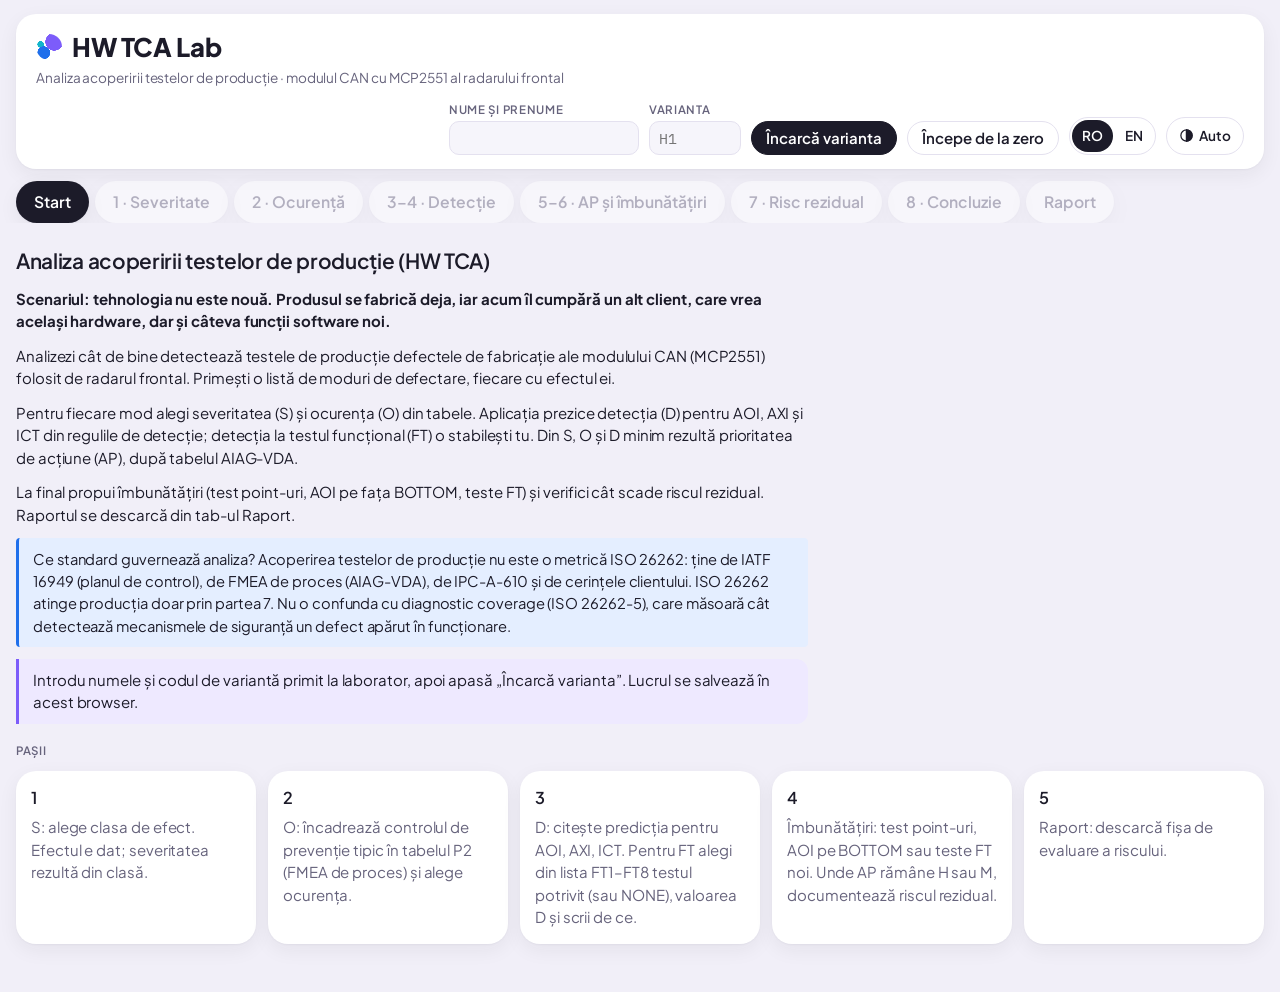
<file: docs/hw/index.html>
<!doctype html>
<html lang="ro">
<head>
<meta charset="utf-8">
<meta name="viewport" content="width=device-width, initial-scale=1, viewport-fit=cover">
<title>HW TCA Lab</title>
<link rel="preconnect" href="https://fonts.googleapis.com">
<link rel="preconnect" href="https://fonts.gstatic.com" crossorigin>
<link rel="stylesheet" href="https://fonts.googleapis.com/css2?family=IBM+Plex+Mono:wght@400;500;600&family=IBM+Plex+Sans+Condensed:wght@500;600;700&family=IBM+Plex+Sans:wght@400;500;600&display=swap">
<link rel="stylesheet" href="../shared/pcb.css">
<link rel="stylesheet" href="https://fonts.googleapis.com/css2?family=Plus+Jakarta+Sans:wght@400;500;600;700;800&display=swap">
<style>
/* Layout: production-test workbench. Header with student/variant, board view with test points
   beside the reference tables, risk sheet (S/O/D per failure mode) and AP summary below. */
:root {
  --bg: #F3F5F8; --surface: #FFFFFF; --ink: #17202D; --muted: #5B6578; --line: #D9DEE7;
  --accent: #2443C4; --accent-ink: #FFFFFF; --accent-soft: #E6EBFB; --code-bg: #F9FAFC;
  --ok: #1D7F54; --ok-bg: #DFF2E8; --bad: #B83434; --bad-bg: #FBE6E6; --warn: #9A6514; --warn-bg: #FAEFD8;
  --pcb: #2F6B4F; --pcb-edge: #24533D; --pad: #C9A44C; --silk: #F4F7F2; --part: #1E2630; --tp: #E0A21B;
  --font-display: "IBM Plex Sans Condensed", "Arial Narrow", "Helvetica Neue", Arial, sans-serif;
  --font-body: "IBM Plex Sans", "Segoe UI", Helvetica, Arial, sans-serif;
  --font-mono: "IBM Plex Mono", ui-monospace, "SFMono-Regular", Menlo, Consolas, monospace;
  --radius: 6px;
  color-scheme: light;
}
@media (prefers-color-scheme: dark) {
  :root:not([data-theme="light"]) {
    --bg: #0E131B; --surface: #151C27; --ink: #E5E9F1; --muted: #98A2B4; --line: #2A3343;
    --accent: #8197FF; --accent-ink: #0E131B; --accent-soft: #1D2747; --code-bg: #111823;
    --ok: #4BC287; --ok-bg: #12301F; --bad: #F07474; --bad-bg: #3A1B1D; --warn: #E2B15C; --warn-bg: #35290F;
    --pcb: #22553E; --pcb-edge: #183D2C; --pad: #B8933F; --silk: #E8EEE6; --part: #0B1016; --tp: #E8AE32;
    color-scheme: dark;
  }
}
:root[data-theme="dark"] {
  --bg: #0E131B; --surface: #151C27; --ink: #E5E9F1; --muted: #98A2B4; --line: #2A3343;
  --accent: #8197FF; --accent-ink: #0E131B; --accent-soft: #1D2747; --code-bg: #111823;
  --ok: #4BC287; --ok-bg: #12301F; --bad: #F07474; --bad-bg: #3A1B1D; --warn: #E2B15C; --warn-bg: #35290F;
  --pcb: #22553E; --pcb-edge: #183D2C; --pad: #B8933F; --silk: #E8EEE6; --part: #0B1016; --tp: #E8AE32;
  color-scheme: dark;
}
* { box-sizing: border-box; }
html { -webkit-text-size-adjust: 100%; }
body { margin: 0; background: var(--bg); color: var(--ink); font: 15px/1.5 var(--font-body); }
.wrap { max-width: 1440px; margin: 0 auto; padding-left: max(16px, env(safe-area-inset-left, 0px)); padding-right: max(16px, env(safe-area-inset-right, 0px)); }
h1, h2, h3 { font-family: var(--font-display); text-wrap: balance; margin: 0; }
h1 { font-size: 1.6rem; font-weight: 700; letter-spacing: 0.01em; }
h2 { font-size: 1.3rem; font-weight: 600; }
h3 { font-size: 1.02rem; font-weight: 600; }
p { margin: 0; }
.muted { color: var(--muted); }
.mono { font-family: var(--font-mono); }
.label { font-size: 0.72rem; text-transform: uppercase; letter-spacing: 0.08em; color: var(--muted); font-weight: 600; }
button, input, select, textarea { font: inherit; color: inherit; }
:focus-visible { outline: 2px solid var(--accent); outline-offset: 2px; }
header.top { background: var(--surface); border-bottom: 1px solid var(--line); }
header.top .wrap { display: flex; flex-wrap: wrap; align-items: center; gap: 12px 24px; padding-block: 14px; }
.brand { display: flex; flex-direction: column; gap: 2px; min-width: 0; }
.brand .sub { font-size: 0.85rem; color: var(--muted); }
.student { display: flex; flex-wrap: wrap; align-items: flex-end; gap: 10px; margin-left: auto; }
.field { display: flex; flex-direction: column; gap: 3px; }
.field input, .field select { height: 34px; padding: 0 9px; border: 1px solid var(--line); border-radius: var(--radius); background: var(--bg); min-width: 0; }
.field input.w-name { width: 190px; }
.field input.w-small { width: 92px; }
.btn { height: 34px; padding: 0 14px; border-radius: var(--radius); border: 1px solid var(--line); background: var(--surface); cursor: pointer; font-weight: 500; white-space: nowrap; }
.btn:hover { border-color: var(--accent); }
.btn.primary { background: var(--accent); color: var(--accent-ink); border-color: var(--accent); }
.btn.danger { border-color: var(--bad); color: var(--bad); background: var(--bad-bg); }
.btn.small { height: 28px; padding: 0 10px; font-size: 0.85rem; }
.lang, .seg { display: inline-flex; border: 1px solid var(--line); border-radius: var(--radius); overflow: hidden; }
.lang button, .seg button { border: 0; background: transparent; padding: 0 10px; height: 32px; cursor: pointer; font-weight: 600; font-size: 0.85rem; }
.lang button[aria-pressed="true"], .seg button[aria-pressed="true"] { background: var(--accent); color: var(--accent-ink); }
.chip { display: inline-flex; align-items: center; gap: 6px; height: 24px; padding: 0 9px; border-radius: 999px; font-size: 0.8rem; font-weight: 600; background: var(--accent-soft); color: var(--accent); white-space: nowrap; }
.chip.ok { background: var(--ok-bg); color: var(--ok); }
.chip.bad { background: var(--bad-bg); color: var(--bad); }
.chip.warn { background: var(--warn-bg); color: var(--warn); }
.chip.neutral { background: var(--bg); color: var(--muted); border: 1px solid var(--line); }
nav.tabs { border-bottom: 1px solid var(--line); background: var(--surface); }
nav.tabs .wrap { display: flex; gap: 4px; overflow-x: auto; }
nav.tabs button { border: 0; background: transparent; padding: 12px 14px 10px; cursor: pointer; border-bottom: 3px solid transparent; font-family: var(--font-display); font-weight: 600; font-size: 0.98rem; color: var(--muted); white-space: nowrap; }
nav.tabs button[aria-selected="true"] { color: var(--ink); border-bottom-color: var(--accent); }
nav.tabs button:disabled { opacity: 0.45; cursor: not-allowed; }
main .wrap { padding-block: 22px 48px; display: flex; flex-direction: column; gap: 18px; }
.panel { background: var(--surface); border: 1px solid var(--line); border-radius: var(--radius); padding: 18px; min-width: 0; }
.grid2 { display: grid; grid-template-columns: minmax(0, 7fr) minmax(0, 5fr); gap: 18px; align-items: start; }
@media (max-width: 1050px) { .grid2 { grid-template-columns: minmax(0, 1fr); } }
.stack { display: flex; flex-direction: column; gap: 12px; min-width: 0; }
.row { display: flex; flex-wrap: wrap; gap: 10px; align-items: center; }
.intro { max-width: 72ch; display: flex; flex-direction: column; gap: 12px; }
.ctxbox { border-left: 3px solid var(--accent); }
.ctxbox p { margin-top: 4px; max-width: 110ch; }
details.help summary { cursor: pointer; font-family: var(--font-display); font-weight: 600; }
details.help ol.task { margin: 10px 0 0; padding-left: 1.3em; display: flex; flex-direction: column; gap: 4px; }
table.prov { border-collapse: collapse; font-size: 0.85rem; }
table.prov th { text-align: left; vertical-align: top; padding: 4px 8px 4px 0; white-space: nowrap; }
table.prov td { padding: 4px 0; border-bottom: 1px dashed var(--line); }
table.aiag td { vertical-align: top; font-size: 0.8rem; }
.aiagnote { font-size: 0.78rem; margin-top: 6px; }
ul.checks { margin: 0; padding-left: 1.2em; color: var(--warn); }
td.oc select { max-width: 210px; }
th[title] { cursor: help; text-decoration: underline dotted; text-underline-offset: 3px; }
.stdbox { border-left: 3px solid var(--accent); background: var(--accent-soft); padding: 10px 14px; border-radius: 4px; font-size: 0.92rem; }
.notice { border-left: 3px solid var(--accent); background: var(--accent-soft); padding: 10px 14px; border-radius: 0 var(--radius) var(--radius) 0; }
.steps { display: grid; grid-template-columns: repeat(auto-fit, minmax(230px, 1fr)); gap: 12px; }
.step { border: 1px solid var(--line); border-radius: var(--radius); padding: 14px; background: var(--surface); display: flex; flex-direction: column; gap: 6px; }

/* board */
.conn .pinrow { display: flex; flex-wrap: wrap; gap: 6px; }
.pinchip { font-family: var(--font-mono); font-size: 0.8rem; border: 1px solid var(--line); border-radius: 6px; padding: 3px 8px; background: var(--surface); cursor: pointer; color: var(--ink); display: inline-flex; gap: 6px; align-items: center; }
.pinchip i { width: 9px; height: 9px; border-radius: 50%; display: inline-block; }
.pinchip.on { border-color: var(--tp); background: var(--warn-bg); font-weight: 700; }
.pickbtn { font: inherit; color: var(--accent); background: none; border: 0; padding: 0; cursor: pointer; text-decoration: underline; text-underline-offset: 2px; }
.compchip { font-family: var(--font-mono); font-size: 0.8rem; border: 1px solid var(--line); border-radius: 6px; padding: 2px 8px; background: var(--surface); cursor: pointer; color: var(--ink); }
.compchip.on { border-color: var(--tp); background: var(--warn-bg); font-weight: 700; }
.compchip.out { opacity: 0.55; }
.conn { display: flex; flex-direction: column; gap: 6px; font-size: 0.9rem; }
.conn .cr { display: grid; grid-template-columns: minmax(70px, auto) auto 1fr; gap: 8px; align-items: start; padding: 4px 0; border-bottom: 1px dashed var(--line); }
.conn .cr:last-child { border-bottom: 0; }
.conn .pinl2 { font-family: var(--font-mono); font-size: 0.82rem; }
.conn .to { color: var(--ink); }
.conn .meta { color: var(--muted); font-size: 0.82rem; }
.netchip { display: inline-flex; align-items: center; gap: 5px; font-family: var(--font-mono); font-size: 0.8rem; border: 1px solid var(--line); border-radius: 999px; padding: 2px 9px; background: var(--surface); cursor: pointer; color: var(--ink); }
.netchip i { width: 10px; height: 10px; border-radius: 50%; display: inline-block; }
.netchip.on { border-color: var(--ink); font-weight: 700; }
.netchips { display: flex; flex-wrap: wrap; gap: 6px; }
.nets { display: grid; grid-template-columns: repeat(auto-fill, minmax(118px, 1fr)); gap: 6px; }
.nets label { display: flex; align-items: center; gap: 6px; border: 1px solid var(--line); border-radius: var(--radius); padding: 4px 8px; font-family: var(--font-mono); font-size: 0.82rem; cursor: pointer; background: var(--surface); }
.nets label.on { border-color: var(--tp); background: var(--warn-bg); }
.nets label.na { opacity: 0.55; cursor: not-allowed; }
.toggle { display: flex; align-items: center; gap: 8px; font-size: 0.92rem; }
.ftc { display: flex; flex-direction: column; gap: 4px; width: 230px; }
textarea.ftj { width: 100%; min-height: 48px; font-size: 0.8rem; padding: 4px 6px; border: 1px solid var(--line); border-radius: 4px; background: var(--surface); resize: vertical; }
.ftd { display: flex; gap: 6px; align-items: flex-start; }
.ftd .why { max-width: 150px; margin-top: 0; }
details.pts > summary { font-size: 1.05rem; }
details.pts ol { margin: 6px 0 0; padding-left: 1.2em; display: flex; flex-direction: column; gap: 4px; }
table.ptst td { font-size: 0.84rem; }
.pres { padding: 3px 0; border-bottom: 1px dashed var(--line); }
.pres:last-child { border-bottom: 0; }
.pres .rl { font-weight: 600; }
.pmodes { font-family: var(--font-mono); font-size: 0.78rem; color: var(--muted); margin-top: 3px; }
table.sheet .ftc select { width: 100%; font-family: var(--font-body); font-size: 0.8rem; }
td.ra { min-width: 210px; }
table.sheet td.ra select { width: 100%; margin-bottom: 4px; font-family: var(--font-body); }
td.ra textarea { min-height: 54px; font-size: 0.82rem; padding: 4px 6px; }
.tests { list-style: none; margin: 0; padding: 0; display: flex; flex-direction: column; gap: 4px; }
.tests li { display: flex; gap: 8px; align-items: center; border: 1px solid var(--line); border-radius: var(--radius); padding: 4px 4px 4px 10px; font-size: 0.9rem; }
.tests li span:nth-child(2) { flex: 1; min-width: 0; overflow-wrap: anywhere; }
.addtest { display: flex; gap: 8px; flex-wrap: wrap; }
.addtest input { flex: 1 1 220px; height: 34px; padding: 0 9px; border: 1px solid var(--line); border-radius: var(--radius); background: var(--bg); min-width: 0; }
.x { border: 0; background: transparent; color: var(--muted); cursor: pointer; width: 26px; height: 26px; border-radius: 4px; font-size: 1rem; flex: none; }
.x:hover { color: var(--bad); background: var(--bad-bg); }

/* step tabs */
.steplay { display: grid; grid-template-columns: minmax(0, 1fr) minmax(320px, 420px); gap: 16px; align-items: start; }
.steplay .boardpanel { position: sticky; top: 8px; max-height: calc(100vh - 16px); overflow: auto; }
@media (max-width: 1000px) { .steplay { grid-template-columns: minmax(0, 1fr); } .steplay .boardpanel { position: static; max-height: none; } }
.subtabs { display: flex; gap: 6px; flex-wrap: wrap; }
.subtabs button { border: 1px solid var(--line); background: var(--surface); color: var(--muted); border-radius: 999px; padding: 6px 14px; cursor: pointer; font-weight: 600; }
.subtabs button[aria-selected="true"] { background: var(--accent-soft); color: var(--ink); border-color: var(--accent); }
nav.tabs .tm { font-size: 0.85em; } nav.tabs .tm.ok { color: var(--ok); } nav.tabs .tm.part { color: var(--warn); }
table.sheet.stept td { vertical-align: middle; }
table.sheet.stept td.eff { max-width: 280px; white-space: normal; font-size: 0.85rem; }
table.sheet.stept select { min-width: 120px; max-width: 260px; }
table.sheet.stept select.empty, table.sheet.stept textarea.empty { border-color: var(--warn); background: var(--warn-bg); }
table.sheet.stept .why { display: block; max-width: 170px; }
table.sheet.ftstep textarea { width: 100%; min-width: 200px; min-height: 64px; font-size: 0.85rem; }
table.sheet.ftstep select { width: 230px; max-width: 230px; }
table.sheet.ftstep .ftd { margin-top: 4px; }
table.sheet.ftstep td.eff { max-width: 220px; }
table.sheet.stept th { white-space: normal; min-width: 0; }
table.sheet.stept td.ref .small { display: block; margin-top: 2px; }
table.sheet.stept .memo { margin-top: 4px; font-family: var(--font-mono); font-size: 0.75rem; color: var(--muted); white-space: nowrap; }
table.sheet.ftstep th:last-child { min-width: 200px; }
.mref { font-family: var(--font-mono); font-weight: 700; border: 1px solid var(--line); border-radius: 4px; background: var(--bg); color: var(--ink); padding: 1px 6px; cursor: pointer; }
.mref.on { border-color: var(--accent); background: var(--accent-soft); }
.stephelp p { margin: 0 0 4px; } .stephelp p:last-child { margin: 0; }
table.mini.p2 td, table.mini.p2 th { font-size: 0.85rem; }
.rablock { border-left: 4px solid var(--warn); } .rablock.done { border-left-color: var(--ok); }
.rablock .row { gap: 10px; flex-wrap: wrap; align-items: center; }
.rablock .ragrid { display: grid; grid-template-columns: minmax(180px, 240px) 1fr 1fr; gap: 10px; align-items: start; }
.rablock .ragrid textarea { min-height: 64px; }
@media (max-width: 900px) { .rablock .ragrid { grid-template-columns: 1fr; } }
.stepnav { justify-content: space-between; }
.small { font-size: 0.8rem; }
/* failure-mode cards */
.mcards { display: grid; grid-template-columns: repeat(auto-fill, minmax(min(100%, 560px), 1fr)); gap: 14px; align-items: start; }
.mcard { border: 1px solid var(--line); border-radius: var(--radius); background: var(--surface); padding: 12px 14px; display: flex; flex-direction: column; gap: 8px; scroll-margin-top: 12px; transition: box-shadow 0.3s; }
.mcard.sel { border-color: var(--accent); }
.mcard.done { border-left: 4px solid var(--ok); }
.mcard:not(.done) { border-left: 4px solid var(--warn); }
.mcard.flash { box-shadow: 0 0 0 3px var(--accent-soft); }
.mcard header { display: flex; flex-wrap: wrap; align-items: center; gap: 8px; }
.mcard .mn { font-family: var(--font-mono); color: var(--muted); font-weight: 600; }
.mcard .mref { font-family: var(--font-mono); font-weight: 700; border: 1px solid var(--line); border-radius: 4px; background: var(--bg); color: var(--ink); padding: 2px 8px; cursor: pointer; }
.mcard .mmode { font-weight: 600; flex: 1 1 160px; }
.mcard .meff { margin: 0; font-size: 0.88rem; }
.mstep { display: flex; gap: 10px; border-top: 1px solid var(--line); padding-top: 8px; }
.mstep .sn { flex: none; width: 24px; height: 24px; border-radius: 50%; background: var(--bg); border: 1px solid var(--line); display: inline-flex; align-items: center; justify-content: center; font-family: var(--font-mono); font-size: 0.8rem; font-weight: 700; }
.mstep.miss .sn { background: var(--warn-bg); color: var(--warn); border-color: var(--warn); }
.mstep .mbody { flex: 1; min-width: 0; display: flex; flex-direction: column; gap: 6px; }
.mstep .mt { font-weight: 600; font-size: 0.9rem; display: flex; flex-wrap: wrap; gap: 6px; align-items: center; }
.mstep.rastep { background: var(--warn-bg); border-radius: var(--radius); padding: 8px; border-top: 0; }
.frow { display: flex; flex-wrap: wrap; gap: 10px; align-items: flex-end; }
.fl { display: flex; flex-direction: column; gap: 3px; font-size: 0.8rem; color: var(--muted); min-width: 0; }
.frow > .fl { flex: 1 1 200px; }
.fl > span { font-weight: 600; }
.fl .req { color: var(--bad); }
.fl select { height: 32px; width: 100%; border: 1px solid var(--line); border-radius: 4px; background: var(--surface); color: var(--ink); padding: 0 6px; font-size: 0.85rem; }
.fl textarea { min-height: 56px; font-size: 0.85rem; padding: 5px 8px; color: var(--ink); }
.mstep.miss .fl textarea:placeholder-shown, .mstep.miss .fl select:has(option[value=""]:checked) { border-color: var(--warn); }
.res { font-family: var(--font-mono); font-size: 0.9rem; padding-bottom: 6px; }
.hint { margin: 0; font-size: 0.78rem; color: var(--muted); }
.dets { display: grid; grid-template-columns: repeat(3, minmax(0, 1fr)); gap: 8px; }
@media (max-width: 520px) { .dets { grid-template-columns: minmax(0, 1fr); } }
.det, .apbox > div { display: flex; flex-direction: column; gap: 3px; align-items: flex-start; }
.dl { font-size: 0.7rem; text-transform: uppercase; letter-spacing: 0.06em; color: var(--muted); font-weight: 600; }
.apbox { display: flex; flex-wrap: wrap; gap: 18px; }
table.sheet.sum tbody tr { cursor: pointer; }
table.sheet.sum tbody tr:hover td { background: var(--accent-soft); }
/* sheet */
.tablewrap { overflow-x: auto; border: 1px solid var(--line); border-radius: var(--radius); }
table.sheet { border-collapse: collapse; width: 100%; font-size: 0.86rem; }
table.sheet th { text-align: left; font-size: 0.7rem; text-transform: uppercase; letter-spacing: 0.06em; color: var(--muted); padding: 8px 6px; border-bottom: 1px solid var(--line); background: var(--bg); white-space: nowrap; vertical-align: bottom; }
table.sheet td { padding: 6px; border-bottom: 1px solid var(--line); vertical-align: top; }
table.sheet tr:last-child td { border-bottom: 0; }
table.sheet tr.sel td { background: var(--accent-soft); }
table.sheet td.eff { min-width: 190px; max-width: 250px; }
table.sheet td.num { font-family: var(--font-mono); text-align: center; font-variant-numeric: tabular-nums; white-space: nowrap; }
table.sheet td.ref { font-family: var(--font-mono); font-weight: 600; white-space: nowrap; cursor: pointer; }
table.sheet select { height: 30px; border: 1px solid var(--line); border-radius: 4px; background: var(--surface); padding: 0 4px; font-family: var(--font-mono); font-size: 0.82rem; }
.dv { display: inline-block; min-width: 2.2em; padding: 1px 6px; border-radius: 4px; font-weight: 600; }
.dv.d1 { background: var(--ok-bg); color: var(--ok); }
.dv.dm { background: var(--warn-bg); color: var(--warn); }
.dv.d10 { background: var(--bad-bg); color: var(--bad); }
.why { display: block; font-family: var(--font-body); font-size: 0.7rem; color: var(--muted); font-weight: 400; margin-top: 2px; white-space: normal; max-width: 120px; }
.ap { display: inline-block; min-width: 1.8em; text-align: center; border-radius: 4px; font-weight: 700; font-family: var(--font-mono); padding: 1px 6px; }
.ap.H { background: var(--bad-bg); color: var(--bad); }
.ap.M { background: var(--warn-bg); color: var(--warn); }
.ap.L { background: var(--ok-bg); color: var(--ok); }
.ap.na { background: var(--bg); color: var(--muted); border: 1px solid var(--line); }
.meters { display: grid; grid-template-columns: repeat(auto-fit, minmax(170px, 1fr)); gap: 12px; }
.meter { border: 1px solid var(--line); border-radius: var(--radius); padding: 12px; display: flex; flex-direction: column; gap: 4px; background: var(--surface); }
.meter .val { font-family: var(--font-mono); font-size: 1.35rem; font-weight: 600; font-variant-numeric: tabular-nums; }
.meter .was { font-family: var(--font-mono); font-size: 0.82rem; color: var(--muted); }
.meter.good .val { color: var(--ok); }
.meter.risk .val { color: var(--bad); }
details.ref { border: 1px solid var(--line); border-radius: var(--radius); background: var(--surface); }
details.ref > summary { cursor: pointer; padding: 10px 14px; font-family: var(--font-display); font-weight: 600; }
details.ref > div { padding: 0 14px 14px; overflow-x: auto; }
table.mini { border-collapse: collapse; font-size: 0.84rem; width: 100%; }
table.mini th, table.mini td { border: 1px solid var(--line); padding: 4px 8px; text-align: left; vertical-align: top; }
table.mini th { background: var(--bg); font-weight: 600; }
table.mini td.c { text-align: center; font-family: var(--font-mono); font-weight: 600; }
textarea { width: 100%; min-height: 96px; border: 1px solid var(--line); border-radius: var(--radius); background: var(--bg); padding: 8px 10px; resize: vertical; }
.report-frame { border: 1px solid var(--line); border-radius: var(--radius); background: var(--surface); padding: 18px; overflow-x: auto; }
.report-frame h1 { font-size: 1.35rem; margin-bottom: 6px; }
.report-frame h2 { font-size: 1.05rem; margin: 18px 0 6px; padding-bottom: 4px; border-bottom: 1px solid var(--line); }
.report-frame ul { margin: 6px 0; }
.report-frame table.r { border-collapse: collapse; font-size: 0.84rem; }
.report-frame table.r th, .report-frame table.r td { border: 1px solid var(--line); padding: 4px 7px; text-align: left; vertical-align: top; }
.report-frame table.r th { background: var(--bg); font-size: 0.75rem; }
.report-frame .ap-H { background: var(--bad-bg); color: var(--bad); font-weight: 700; }
.report-frame .ap-M { background: var(--warn-bg); color: var(--warn); font-weight: 700; }
.report-frame .ap-L { background: var(--ok-bg); color: var(--ok); }
.toast { position: fixed; right: max(16px, env(safe-area-inset-right, 0px)); bottom: calc(16px + env(safe-area-inset-bottom, 0px)); background: var(--ink); color: var(--bg); padding: 10px 14px; border-radius: var(--radius); font-size: 0.9rem; z-index: 20; max-width: calc(100vw - 32px); }
@media (max-width: 640px) { .student { margin-left: 0; } .field input.w-name { width: 150px; } }
</style>
<link rel="stylesheet" href="../shared/skin.css">
<script src="../shared/theme.js"></script>
</head>
<body>
<header class="top">
  <div class="wrap">
    <div class="brand">
      <h1>HW TCA Lab</h1>
      <span class="sub" data-i18n="subtitle"></span>
    </div>
    <form class="student" id="studentForm" autocomplete="off">
      <div class="field"><label class="label" for="stName" data-i18n="name"></label><input id="stName" class="w-name"></div>
      <div class="field"><label class="label" for="stVariant" data-i18n="variant"></label><input id="stVariant" class="w-small mono" placeholder="H1"></div>
      <button class="btn primary" id="loadVariant" type="submit" data-i18n="load"></button>
      <button class="btn" id="resetAll" type="button" data-i18n="reset"></button>
      <div class="lang" role="group" aria-label="Language">
        <button type="button" id="langRo" aria-pressed="true">RO</button>
        <button type="button" id="langEn" aria-pressed="false">EN</button>
      </div>
    </form>
  </div>
</header>
<nav class="tabs" aria-label="Sections"><div class="wrap" role="tablist" id="tabs"></div></nav>
<main><div class="wrap" id="view"></div></main>
<div class="toast" id="toast" hidden></div>

<script src="../report-config.js"></script>
<script src="../report-send.js"></script>
<script src="../shared/pdf.js"></script>
<script src="../shared/pcb.js"></script>
<script src="../shared/aiag.js"></script>
<script>
"use strict";
/* ---------------------------------------------------------------- data from the HW TCA library */
const MODES = [{"ref": "J1", "type": "CON-HDR", "pin": "–", "mode": "Missing", "effect": "missing connection between CAN module and the sensor"}, {"ref": "J1", "type": "CON-HDR", "pin": "Pin 1 VDD", "mode": "Pin open", "effect": "missing power connection"}, {"ref": "J1", "type": "CON-HDR", "pin": "Pin 2 TXD", "mode": "Pin open", "effect": "no data transmitted"}, {"ref": "J1", "type": "CON-HDR", "pin": "Pin 3 RXD", "mode": "Pin open", "effect": "no data received"}, {"ref": "J1", "type": "CON-HDR", "pin": "Pin 4 GND", "mode": "Pin open", "effect": "no functionality of the CAN"}, {"ref": "J1", "type": "CON-HDR", "pin": "Pin 1 VDD – pin 2 TXD", "mode": "Pin short", "effect": "no data transmitted; MCU TX output shorted to VDD"}, {"ref": "J1", "type": "CON-HDR", "pin": "Pin 2 TXD – pin 3 RXD", "mode": "Pin short", "effect": "corrupted communication between CAN and the sensor"}, {"ref": "J1", "type": "CON-HDR", "pin": "Pin 3 RXD – pin 4 GND", "mode": "Pin short", "effect": "no functionality of the CAN"}, {"ref": "U1", "type": "IC-SOIC", "pin": "–", "mode": "Missing", "effect": "no CAN transceiver: no functionality of the CAN"}, {"ref": "U1", "type": "IC-SOIC", "pin": "Pin 1 TXD", "mode": "Pin open", "effect": "no data transmitted on the CAN bus (reception still works)"}, {"ref": "U1", "type": "IC-SOIC", "pin": "Pin 2 VSS", "mode": "Pin open", "effect": "no functionality of the CAN"}, {"ref": "U1", "type": "IC-SOIC", "pin": "Pin 3 VDD", "mode": "Pin open", "effect": "no functionality of the CAN"}, {"ref": "U1", "type": "IC-SOIC", "pin": "Pin 4 RXD", "mode": "Pin open", "effect": "no data received; the CAN controller sees bit errors on its own frames, so communication fails"}, {"ref": "U1", "type": "IC-SOIC", "pin": "Pin 5 VREF", "mode": "Pin open", "effect": "no effect"}, {"ref": "U1", "type": "IC-SOIC", "pin": "Pin 6 CANL", "mode": "Pin open", "effect": "no communication on the CAN bus"}, {"ref": "U1", "type": "IC-SOIC", "pin": "Pin 7 CANH", "mode": "Pin open", "effect": "no communication on the CAN bus"}, {"ref": "U1", "type": "IC-SOIC", "pin": "Pin 8 RS", "mode": "Pin open", "effect": "transceiver may enter standby: no data transmitted"}, {"ref": "U1", "type": "IC-SOIC", "pin": "Pin 1 TXD – pin 2 VSS", "mode": "Pin short", "effect": "no data transmitted; MCU TX output shorted to GND"}, {"ref": "U1", "type": "IC-SOIC", "pin": "Pin 2 VSS – pin 3 VDD", "mode": "Pin short", "effect": "supply short: no functionality of the CAN, supply of the sensor overloaded"}, {"ref": "U1", "type": "IC-SOIC", "pin": "Pin 3 VDD – pin 4 RXD", "mode": "Pin short", "effect": "no data received; RXD output shorted to VDD"}, {"ref": "U1", "type": "IC-SOIC", "pin": "Pin 5 VREF – pin 6 CANL", "mode": "Pin short", "effect": "communication likely unaffected or slightly degraded (loss of robustness)"}, {"ref": "U1", "type": "IC-SOIC", "pin": "Pin 6 CANL – pin 7 CANH", "mode": "Pin short", "effect": "no communication on the whole CAN bus (all nodes affected)"}, {"ref": "U1", "type": "IC-SOIC", "pin": "Pin 7 CANH – pin 8 RS", "mode": "Pin short", "effect": "corrupted communication: CANH loaded to GND through R3, operating mode changed"}, {"ref": "U1", "type": "IC-SOIC", "pin": "Pin 1 TXD", "mode": "Pin wrong functionality", "effect": "no data transmitted"}, {"ref": "U1", "type": "IC-SOIC", "pin": "Pin 2 VSS", "mode": "Pin wrong functionality", "effect": "no functionality of the CAN"}, {"ref": "U1", "type": "IC-SOIC", "pin": "Pin 3 VDD", "mode": "Pin wrong functionality", "effect": "no functionality of the CAN"}, {"ref": "U1", "type": "IC-SOIC", "pin": "Pin 4 RXD", "mode": "Pin wrong functionality", "effect": "no data received"}, {"ref": "U1", "type": "IC-SOIC", "pin": "Pin 5 VREF", "mode": "Pin wrong functionality", "effect": "no effect"}, {"ref": "U1", "type": "IC-SOIC", "pin": "Pin 6 CANL", "mode": "Pin wrong functionality", "effect": "no communication or corrupted communication on the CAN bus"}, {"ref": "U1", "type": "IC-SOIC", "pin": "Pin 7 CANH", "mode": "Pin wrong functionality", "effect": "no communication or corrupted communication on the CAN bus"}, {"ref": "U1", "type": "IC-SOIC", "pin": "Pin 8 RS", "mode": "Pin wrong functionality", "effect": "wrong operating mode: standby (no transmission) or wrong slope (communication errors / EMC out of spec)"}, {"ref": "C3", "type": "C-MLCC", "pin": "–", "mode": "Missing", "effect": "no supply decoupling: possible intermittent corrupted communication under noise (EMC)"}, {"ref": "C3", "type": "C-MLCC", "pin": "–", "mode": "Short", "effect": "supply short: no functionality of the CAN, supply of the sensor overloaded"}, {"ref": "C3", "type": "C-MLCC", "pin": "–", "mode": "Open", "effect": "no supply decoupling: possible intermittent corrupted communication under noise (EMC)"}, {"ref": "C3", "type": "C-MLCC", "pin": "–", "mode": "Wrong value", "effect": "reduced supply filtering, no functional effect expected"}, {"ref": "R3", "type": "R-CHIP", "pin": "–", "mode": "Missing", "effect": "RS floating: transceiver may enter standby, no data transmitted"}, {"ref": "R3", "type": "R-CHIP", "pin": "–", "mode": "Short", "effect": "RS tied directly to GND: high-speed mode, no functional effect (higher EMC emissions)"}, {"ref": "R3", "type": "R-CHIP", "pin": "–", "mode": "Open", "effect": "RS floating: transceiver may enter standby, no data transmitted"}, {"ref": "R3", "type": "R-CHIP", "pin": "–", "mode": "Wrong value", "effect": "changed operating mode: slope-control (slower edges, errors at high bit rates) or standby (no transmission)"}, {"ref": "R4", "type": "R-CHIP", "pin": "–", "mode": "Missing", "effect": "missing bus termination at this node: signal reflections, possible corrupted communication"}, {"ref": "R4", "type": "R-CHIP", "pin": "–", "mode": "Short", "effect": "CANH shorted to CANL (with JP1 fitted): no communication on the whole CAN bus"}, {"ref": "R4", "type": "R-CHIP", "pin": "–", "mode": "Open", "effect": "missing bus termination at this node: signal reflections, possible corrupted communication"}, {"ref": "R4", "type": "R-CHIP", "pin": "–", "mode": "Wrong value", "effect": "wrong bus impedance: reduced differential voltage and reflections, possible corrupted communication"}, {"ref": "JP1", "type": "JMP", "pin": "–", "mode": "Missing", "effect": "termination cannot be enabled: reflections, possible corrupted communication"}, {"ref": "JP1", "type": "JMP", "pin": "–", "mode": "Short", "effect": "termination permanently enabled: bus overloaded if the node is not at the bus end, reduced differential voltage"}, {"ref": "JP1", "type": "JMP", "pin": "–", "mode": "Open", "effect": "termination cannot be enabled: reflections, possible corrupted communication"}, {"ref": "JP1", "type": "JMP", "pin": "–", "mode": "Wrong value", "effect": "termination in the wrong state (enabled / disabled)"}, {"ref": "R1", "type": "R-CHIP", "pin": "–", "mode": "Missing", "effect": "CAN line RC filter disconnected: reduced EMC filtering, no functional effect"}, {"ref": "R1", "type": "R-CHIP", "pin": "–", "mode": "Short", "effect": "560 pF directly on the CAN line: slower edges, possible errors at high bit rates, H/L asymmetry"}, {"ref": "R1", "type": "R-CHIP", "pin": "–", "mode": "Open", "effect": "CAN line RC filter disconnected: reduced EMC filtering, no functional effect"}, {"ref": "R1", "type": "R-CHIP", "pin": "–", "mode": "Wrong value", "effect": "filter characteristic changed: usually no functional effect; very low value behaves like a short"}, {"ref": "C1", "type": "C-MLCC", "pin": "–", "mode": "Missing", "effect": "CAN line RC filter disconnected: reduced EMC filtering, no functional effect"}, {"ref": "C1", "type": "C-MLCC", "pin": "–", "mode": "Short", "effect": "CAN line pulled to GND through 100 Ω: no or corrupted communication on the whole CAN bus"}, {"ref": "C1", "type": "C-MLCC", "pin": "–", "mode": "Open", "effect": "CAN line RC filter disconnected: reduced EMC filtering, no functional effect"}, {"ref": "C1", "type": "C-MLCC", "pin": "–", "mode": "Wrong value", "effect": "larger value: slower edges, errors at high bit rates; smaller value: reduced filtering"}, {"ref": "R2", "type": "R-CHIP", "pin": "–", "mode": "Missing", "effect": "CAN line RC filter disconnected: reduced EMC filtering, no functional effect"}, {"ref": "R2", "type": "R-CHIP", "pin": "–", "mode": "Short", "effect": "560 pF directly on the CAN line: slower edges, possible errors at high bit rates, H/L asymmetry"}, {"ref": "R2", "type": "R-CHIP", "pin": "–", "mode": "Open", "effect": "CAN line RC filter disconnected: reduced EMC filtering, no functional effect"}, {"ref": "R2", "type": "R-CHIP", "pin": "–", "mode": "Wrong value", "effect": "filter characteristic changed: usually no functional effect; very low value behaves like a short"}, {"ref": "C2", "type": "C-MLCC", "pin": "–", "mode": "Missing", "effect": "CAN line RC filter disconnected: reduced EMC filtering, no functional effect"}, {"ref": "C2", "type": "C-MLCC", "pin": "–", "mode": "Short", "effect": "CAN line pulled to GND through 100 Ω: no or corrupted communication on the whole CAN bus"}, {"ref": "C2", "type": "C-MLCC", "pin": "–", "mode": "Open", "effect": "CAN line RC filter disconnected: reduced EMC filtering, no functional effect"}, {"ref": "C2", "type": "C-MLCC", "pin": "–", "mode": "Wrong value", "effect": "larger value: slower edges, errors at high bit rates; smaller value: reduced filtering"}, {"ref": "J2", "type": "CON-HDR", "pin": "–", "mode": "Missing", "effect": "missing connection between CAN module and the CAN bus"}, {"ref": "J2", "type": "CON-HDR", "pin": "Pin 1 CAN_H", "mode": "Pin open", "effect": "no communication on the CAN bus"}, {"ref": "J2", "type": "CON-HDR", "pin": "Pin 2 CAN_L", "mode": "Pin open", "effect": "no communication on the CAN bus"}, {"ref": "J2", "type": "CON-HDR", "pin": "Pin 3 GND", "mode": "Pin open", "effect": "no common ground with the bus: common-mode voltage out of range, corrupted or no communication"}, {"ref": "J2", "type": "CON-HDR", "pin": "Pin 1 CAN_H – pin 2 CAN_L", "mode": "Pin short", "effect": "CAN_H shorted to CAN_L: no communication on the whole CAN bus"}, {"ref": "J2", "type": "CON-HDR", "pin": "Pin 2 CAN_L – pin 3 GND", "mode": "Pin short", "effect": "CAN_L shorted to GND: corrupted or no communication on the CAN bus"}, {"ref": "LED1", "type": "LED-SMD", "pin": "–", "mode": "Missing", "effect": "no power indication (LED off), CAN function not affected"}, {"ref": "LED1", "type": "LED-SMD", "pin": "–", "mode": "Short", "effect": "LED off, slightly higher supply current through R5, CAN function not affected"}, {"ref": "LED1", "type": "LED-SMD", "pin": "–", "mode": "Open", "effect": "no power indication (LED off), CAN function not affected"}, {"ref": "LED1", "type": "LED-SMD", "pin": "–", "mode": "Wrong value", "effect": "wrong indication (color / brightness) or LED off, CAN function not affected"}, {"ref": "LED1", "type": "LED-SMD", "pin": "–", "mode": "Wrong polarity", "effect": "no power indication (LED off), CAN function not affected"}, {"ref": "R5", "type": "R-CHIP", "pin": "–", "mode": "Missing", "effect": "no power indication (LED off), CAN function not affected"}, {"ref": "R5", "type": "R-CHIP", "pin": "–", "mode": "Short", "effect": "LED overcurrent: LED damaged, supply overloaded, possible brown-out of the transceiver"}, {"ref": "R5", "type": "R-CHIP", "pin": "–", "mode": "Open", "effect": "no power indication (LED off), CAN function not affected"}, {"ref": "R5", "type": "R-CHIP", "pin": "–", "mode": "Wrong value", "effect": "LED brightness changed; very low value causes LED overcurrent"}];

/* Romanian names of the failure modes and effects (as in the lab guide); the English library text stays the key */
const MODE_RO = {"Missing": "Lipsă", "Open": "Întrerupt", "Short": "Scurtcircuit", "Wrong value": "Valoare greșită", "Wrong polarity": "Polaritate inversată", "Pin open": "Pin întrerupt", "Pin short": "Pini în scurtcircuit", "Pin wrong functionality": "Funcționare greșită a pinului"};
const EFF_RO = {
  "560 pF directly on the CAN line: slower edges, possible errors at high bit rates, H/L asymmetry": "560 pF direct pe linia CAN: fronturi mai lente, posibile erori la rate de bit mari, asimetrie H/L",
  "CAN line RC filter disconnected: reduced EMC filtering, no functional effect": "Filtrul RC al liniei CAN deconectat: filtrare EMC redusă, fără efect funcțional",
  "CAN line pulled to GND through 100 Ω: no or corrupted communication on the whole CAN bus": "Linia CAN trasă la GND prin 100 Ω: comunicație lipsă sau coruptă pe tot bus-ul CAN",
  "CANH shorted to CANL (with JP1 fitted): no communication on the whole CAN bus": "CANH în scurtcircuit cu CANL (cu JP1 montat): nicio comunicație pe tot bus-ul CAN",
  "CAN_H shorted to CAN_L: no communication on the whole CAN bus": "CAN_H în scurtcircuit cu CAN_L: nicio comunicație pe tot bus-ul CAN",
  "CAN_L shorted to GND: corrupted or no communication on the CAN bus": "CAN_L în scurtcircuit la GND: comunicație coruptă sau lipsă pe bus-ul CAN",
  "LED brightness changed; very low value causes LED overcurrent": "Luminozitatea LED-ului se schimbă; o valoare foarte mică produce supracurent prin LED",
  "LED off, slightly higher supply current through R5, CAN function not affected": "LED stins, curent de alimentare puțin mai mare prin R5, funcția CAN neafectată",
  "LED overcurrent: LED damaged, supply overloaded, possible brown-out of the transceiver": "Supracurent prin LED: LED distrus, alimentare suprasolicitată, posibilă cădere de tensiune la transceiver",
  "RS floating: transceiver may enter standby, no data transmitted": "RS flotant: transceiverul poate intra în standby, nu se transmit date",
  "RS tied directly to GND: high-speed mode, no functional effect (higher EMC emissions)": "RS legat direct la GND: mod high-speed, fără efect funcțional (emisii EMC mai mari)",
  "changed operating mode: slope-control (slower edges, errors at high bit rates) or standby (no transmission)": "mod de funcționare schimbat: slope-control (fronturi mai lente, erori la rate de bit mari) sau standby (fără transmisie)",
  "communication likely unaffected or slightly degraded (loss of robustness)": "comunicația probabil neafectată sau ușor degradată (pierdere de robustețe)",
  "corrupted communication between CAN and the sensor": "comunicație coruptă între modulul CAN și senzor",
  "corrupted communication: CANH loaded to GND through R3, operating mode changed": "comunicație coruptă: CANH încărcat la GND prin R3, mod de funcționare schimbat",
  "filter characteristic changed: usually no functional effect; very low value behaves like a short": "caracteristica filtrului schimbată: de obicei fără efect funcțional; o valoare foarte mică se comportă ca un scurtcircuit",
  "larger value: slower edges, errors at high bit rates; smaller value: reduced filtering": "valoare mai mare: fronturi mai lente, erori la rate de bit mari; valoare mai mică: filtrare redusă",
  "missing bus termination at this node: signal reflections, possible corrupted communication": "terminația bus-ului lipsește la acest nod: reflexii, posibilă comunicație coruptă",
  "missing connection between CAN module and the CAN bus": "lipsește legătura dintre modulul CAN și bus-ul CAN",
  "missing connection between CAN module and the sensor": "lipsește legătura dintre modulul CAN și senzor",
  "missing power connection": "lipsește alimentarea",
  "no CAN transceiver: no functionality of the CAN": "fără transceiver CAN: funcția CAN lipsește",
  "no common ground with the bus: common-mode voltage out of range, corrupted or no communication": "fără masă comună cu bus-ul: tensiune de mod comun în afara domeniului, comunicație coruptă sau lipsă",
  "no communication on the CAN bus": "nicio comunicație pe bus-ul CAN",
  "no communication on the whole CAN bus (all nodes affected)": "nicio comunicație pe tot bus-ul CAN (toate nodurile afectate)",
  "no communication or corrupted communication on the CAN bus": "comunicație lipsă sau coruptă pe bus-ul CAN",
  "no data received": "nu se recepționează date",
  "no data received; RXD output shorted to VDD": "nu se recepționează date; ieșirea RXD în scurtcircuit cu VDD",
  "no data received; the CAN controller sees bit errors on its own frames, so communication fails": "nu se recepționează date; controllerul CAN vede erori de bit pe propriile cadre, deci comunicația eșuează",
  "no data transmitted": "nu se transmit date",
  "no data transmitted on the CAN bus (reception still works)": "nu se transmit date pe bus-ul CAN (recepția funcționează)",
  "no data transmitted; MCU TX output shorted to GND": "nu se transmit date; ieșirea TX a MCU în scurtcircuit la GND",
  "no data transmitted; MCU TX output shorted to VDD": "nu se transmit date; ieșirea TX a MCU în scurtcircuit cu VDD",
  "no effect": "niciun efect",
  "no functionality of the CAN": "funcția CAN lipsește",
  "no power indication (LED off), CAN function not affected": "fără indicație de alimentare (LED stins), funcția CAN neafectată",
  "no supply decoupling: possible intermittent corrupted communication under noise (EMC)": "fără decuplarea alimentării: posibilă comunicație coruptă intermitent în prezența zgomotului (EMC)",
  "reduced supply filtering, no functional effect expected": "filtrare redusă a alimentării, fără efect funcțional așteptat",
  "supply short: no functionality of the CAN, supply of the sensor overloaded": "scurtcircuit pe alimentare: funcția CAN lipsește, alimentarea senzorului suprasolicitată",
  "termination cannot be enabled: reflections, possible corrupted communication": "terminația nu poate fi activată: reflexii, posibilă comunicație coruptă",
  "termination in the wrong state (enabled / disabled)": "terminația în starea greșită (activată / dezactivată)",
  "termination permanently enabled: bus overloaded if the node is not at the bus end, reduced differential voltage": "terminația activată permanent: bus suprasolicitat dacă nodul nu e la capăt, tensiune diferențială redusă",
  "transceiver may enter standby: no data transmitted": "transceiverul poate intra în standby: nu se transmit date",
  "wrong bus impedance: reduced differential voltage and reflections, possible corrupted communication": "impedanța bus-ului greșită: tensiune diferențială redusă și reflexii, posibilă comunicație coruptă",
  "wrong indication (color / brightness) or LED off, CAN function not affected": "indicație greșită (culoare / luminozitate) sau LED stins, funcția CAN neafectată",
  "wrong operating mode: standby (no transmission) or wrong slope (communication errors / EMC out of spec)": "mod de funcționare greșit: standby (fără transmisie) sau pantă greșită (erori de comunicație / EMC în afara specificației)"
  };
const modeTxt = (m) => (LANG === "ro" && MODE_RO[m.mode] ? MODE_RO[m.mode] + " · " + m.mode : m.mode);
const modeShort = (m) => (LANG === "ro" && MODE_RO[m.mode] ? MODE_RO[m.mode] : m.mode);
const effTxt = (m) => (LANG === "ro" && EFF_RO[m.effect] ? EFF_RO[m.effect] : m.effect);
/* typical prevention control on an automotive SMT / THT line per component type and mode, and the O it gives in table P2 (sheet "Ocurență (PFMEA)") */
const PREV = {
  missingSMD: [{ ro: "verificarea prezenței piesei pe duza pick & place (vacuum / cameră), monitorizarea feeder-ului", en: "part presence check on the pick & place nozzle (vacuum / camera), feeder monitoring" }, "2", { ro: "SMT automat: pick & place și reflow", en: "automatic SMT: pick & place and reflow" }, { ro: "tehnic, automat (mașina verifică): foarte eficient", en: "technical, automatic (the machine checks): highly effective" }],
  openSMD: [{ ro: "stencil proiectat după IPC-7525, inspecția pastei (SPI), profil de reflow validat", en: "stencil designed to IPC-7525, solder paste inspection (SPI), validated reflow profile" }, "2", { ro: "SMT automat: pick & place și reflow", en: "automatic SMT: pick & place and reflow" }, { ro: "tehnic, automat (mașina verifică): foarte eficient", en: "technical, automatic (the machine checks): highly effective" }],
  shortSMD: [{ ro: "stencil și pad-uri după IPC-7351, SPI (volumul pastei)", en: "stencil and pads to IPC-7351, SPI (paste volume)" }, "2", { ro: "SMT automat: pick & place și reflow", en: "automatic SMT: pick & place and reflow" }, { ro: "tehnic, automat (mașina verifică): foarte eficient", en: "technical, automatic (the machine checks): highly effective" }],
  wrongValue: [{ ro: "scanarea codului de bare al rolei la încărcarea feeder-ului (verificare automată a setup-ului)", en: "reel barcode scan when loading the feeder (automatic setup verification)" }, "2", { ro: "SMT automat: pick & place și reflow", en: "automatic SMT: pick & place and reflow" }, { ro: "tehnic, automat (mașina verifică): foarte eficient", en: "technical, automatic (the machine checks): highly effective" }],
  polarity: [{ ro: "orientarea verificată de camera pick & place, marcaj de polaritate pe pad", en: "orientation checked by the pick & place camera, polarity mark on the pad" }, "2", { ro: "SMT automat: pick & place și reflow", en: "automatic SMT: pick & place and reflow" }, { ro: "tehnic, automat (mașina verifică): foarte eficient", en: "technical, automatic (the machine checks): highly effective" }],
  icMissing: [{ ro: "verificarea prezenței piesei pe duză (cameră)", en: "part presence check on the nozzle (camera)" }, "2", { ro: "SMT automat: pick & place și reflow", en: "automatic SMT: pick & place and reflow" }, { ro: "tehnic, automat (mașina verifică): foarte eficient", en: "technical, automatic (the machine checks): highly effective" }],
  icShort: [{ ro: "stencil cu deschideri reduse la pas fin, SPI", en: "reduced stencil apertures at fine pitch, SPI" }, "2", { ro: "SMT automat: pick & place și reflow", en: "automatic SMT: pick & place and reflow" }, { ro: "tehnic, automat (mașina verifică): foarte eficient", en: "technical, automatic (the machine checks): highly effective" }],
  icFunc: [{ ro: "protecție ESD în fabrică (EPA, IEC 61340-5-1), componente de la furnizori calificați (AEC-Q100)", en: "ESD protection in the plant (EPA, IEC 61340-5-1), parts from qualified suppliers (AEC-Q100)" }, "2", { ro: "componentă cumpărată, manipulată în zona protejată ESD", en: "purchased part, handled in the ESD protected area" }, { ro: "bune practici (EPA, furnizori calificați): foarte eficient", en: "best practices (EPA, qualified suppliers): highly effective" }],
  thtMissing: [{ ro: "inserție manuală cu instrucțiune de lucru, eventual șablon (fixture)", en: "manual insertion with a work instruction, possibly a fixture" }, "4–5", { ro: "THT: inserție manuală de către operator", en: "THT: manual insertion by an operator" }, { ro: "comportamental (operatorul urmează o instrucțiune): eficient", en: "behavioural (the operator follows an instruction): effective" }],
  thtSolder: [{ ro: "lipire în val / selectivă cu parametri monitorizați, gaură și pad după IPC-2221", en: "wave / selective soldering with monitored parameters, hole and pad to IPC-2221" }, "4–5", { ro: "THT: lipire în val / selectivă după inserția manuală", en: "THT: wave / selective soldering after manual insertion" }, { ro: "tehnic, dar pe o operație cu pas manual: eficient", en: "technical, but on an operation with a manual step: effective" }],
  jmpMissing: [{ ro: "montare manuală cu instrucțiune de lucru (control comportamental)", en: "manual fitting with a work instruction (behavioural control)" }, "6–7", { ro: "jumper montat manual, la final, după instrucțiune", en: "jumper fitted by hand, at the end, per instruction" }, { ro: "comportamental, fără verificare: oarecum eficient", en: "behavioural, without a check: somewhat effective" }],
  jmpOther: [{ ro: "montare manuală, jumper din lista aprobată", en: "manual fitting, jumper from the approved list" }, "4–5", { ro: "jumper montat manual", en: "jumper fitted by hand" }, { ro: "comportamental, jumper din lista aprobată: eficient", en: "behavioural, jumper from the approved list: effective" }]
};
function prevOf(m) {
  const ty = m.type, md = m.mode;
  if (ty === "JMP") return md === "Missing" ? PREV.jmpMissing : PREV.jmpOther;
  if (ty === "CON-HDR") return md === "Missing" ? PREV.thtMissing : PREV.thtSolder;
  if (ty === "IC-SOIC") return md === "Missing" ? PREV.icMissing : md === "Pin short" ? PREV.icShort : md === "Pin wrong functionality" ? PREV.icFunc : PREV.openSMD;
  if (md === "Missing") return PREV.missingSMD;
  if (md === "Short") return PREV.shortSMD;
  if (md === "Wrong value") return PREV.wrongValue;
  if (md === "Wrong polarity") return PREV.polarity;
  return PREV.openSMD;
}
const isDemo = () => S.variant === "H0";
const VARIANTS = {
  H0: [55, 63, 65, 70, 74, 77],   /* demo variant, worked example in the lab guide */
  H1: [2, 14, 30, 31, 54, 73],
  H2: [0, 21, 23, 33, 34, 75],
  H3: [1, 10, 26, 50, 59, 71],
  H4: [4, 13, 29, 39, 47, 60],
  H5: [12, 24, 38, 45, 51, 69],
  H6: [16, 25, 43, 49, 68, 72]
};

/* detection rules (her table, Nov 2026): AIAG-VDA scale combined with IPC-A-610 / IPC-2221 / IEEE 1149.1 practice.
   [AOI without BOTTOM, AOI with BOTTOM active, AXI, ICT with direct TP, ICT without direct TP (cluster / indirect), allocation logic] */
const CATEGORY = { "R-CHIP": "PAS-SMD-R", "C-MLCC": "PAS-SMD-C", "LED-SMD": "DIODE", "IC-SOIC": "IC-SOIC", "CON-HDR": "CONN-THT", "JMP": "JUMPER-THT" };
const CAT_LABEL = { "PAS-SMD-R": "PAS-SMD (R1–R5)", "PAS-SMD-C": "PAS-SMD (C1–C3)", "DIODE": "DIODE (LED1)", "IC-SOIC": "IC-SOIC (U1)", "CONN-THT": "CONN-THT (J1, J2)", "JUMPER-THT": "JUMPER-THT (JP1)" };
const L_MISS = { ro: "Vizibil optic direct de către AOI.", en: "Directly visible to AOI." };
const L_SHORT = { ro: "Punțile de lipire pot fi ascunse sub corpul piesei.", en: "Solder bridges can be hidden under the part body." };
const L_OPEN = { ro: "Menisc de lipire defect sau întrerupt.", en: "Defective or broken solder meniscus." };
const L_THT_OPEN = { ro: "Pe fața TOP este invizibil; AOI BOTTOM activ oferă detecție maximă.", en: "Invisible from the TOP side; AOI with BOTTOM active gives full detection." };
const L_THT_SHORT = { ro: "Scurtul se produce pe fața BOTTOM a plăcii.", en: "The short forms on the BOTTOM side of the board." };
const L_THT_JOINT = { ro: "Lipsa de aliaj pe pinul THT se evaluează pe BOTTOM.", en: "Missing solder on the THT pin is judged from the BOTTOM side." };
const RULES = {
  "PAS-SMD-R": { "Missing": [1, 1, 3, 1, 3, L_MISS], "Short": [5, 5, 5, 1, 2, L_SHORT], "Open": [1, 1, 5, 1, 4, L_OPEN],
    "Wrong value": [5, 5, 10, 1, 5, { ro: "Textul de pe capsulă este citit parțial prin OCR; ICT cu TP direct măsoară valoarea.", en: "The marking is partly read by OCR; ICT with a direct TP measures the value." }] },
  "PAS-SMD-C": { "Missing": [1, 1, 3, 1, 3, L_MISS], "Short": [5, 5, 5, 1, 2, L_SHORT], "Open": [1, 1, 5, 1, 4, L_OPEN],
    "Wrong value": [10, 10, 10, 1, 5, { ro: "Condensatorul nu are marcaj: AOI nu poate citi valoarea; doar ICT o măsoară.", en: "The capacitor is unmarked: AOI cannot read the value; only ICT measures it." }] },
  "DIODE": { "Missing": [1, 1, 3, 1, 3, L_MISS], "Short": [5, 5, 5, 1, 2, L_SHORT], "Open": [1, 1, 5, 1, 4, L_OPEN],
    "Wrong polarity": [1, 1, 10, 1, 4, { ro: "AOI vede marcajul de polaritate; ICT verifică dioda în sens direct.", en: "AOI sees the polarity mark; ICT checks the diode in forward direction." }],
    "Wrong value": [10, 10, 10, 5, 8, { ro: "Culoarea sau tensiunea directă greșită nu se văd optic; ICT compară parțial tensiunea directă.", en: "A wrong colour or forward voltage is not visible; ICT partly compares the forward voltage." }] },
  "IC-SOIC": { "Missing": [1, 1, 1, 1, 2, { ro: "Capsula lipsă e vizibilă optic și la raze X; ICT o vede prin consum.", en: "A missing package is visible optically and in X-ray; ICT sees it through the supply current." }],
    "Pin open": [2, 2, 3, 3, 6, { ro: "Pinul ridicat se vede parțial la AOI; ICT folosește teste vectorless (TestJet).", en: "A lifted lead is partly visible to AOI; ICT uses vectorless tests (TestJet)." }],
    "Pin short": [1, 1, 1, 1, 3, { ro: "Punțile dintre pinii gull-wing sunt vizibile optic.", en: "Bridges between gull-wing leads are visible optically." }],
    "Pin wrong functionality": [10, 10, 10, 10, 10, { ro: "Defect intern al cipului: nu se vede optic și nici prin măsurători ICT.", en: "Internal die defect: not visible optically nor through ICT measurements." }] ,
    "Wrong value": [5, 5, 10, 5, 8, { ro: "AOI citește parțial marcajul laser de pe capsulă (OCR); ICT compară parțial semnăturile electrice ale pinilor.", en: "AOI partly reads the laser marking on the package (OCR); ICT partly compares the electrical signatures of the pins." }] },
  "CONN-THT": { "Missing": [1, 1, 1, 1, 5, { ro: "Corpul conectorului e vizibil pe fața TOP.", en: "The connector body is visible from the TOP side." }],
    "Pin open": [10, 1, 3, 1, 5, L_THT_OPEN], "Pin short": [10, 1, 1, 1, 3, L_THT_SHORT], "Open": [10, 1, 3, 1, 5, L_THT_JOINT] },
  "JUMPER-THT": { "Missing": [1, 1, 1, 1, 5, { ro: "Jumperul lipsă e vizibil pe TOP; ICT îl vede prin terminația de 120 Ω.", en: "A missing jumper is visible from the TOP side; ICT sees it through the 120 Ω termination." }],
    "Open": [10, 1, 3, 1, 5, L_THT_JOINT], "Short": [10, 1, 1, 1, 3, L_THT_SHORT],
    "Wrong value": [1, 1, 10, 1, 5, { ro: "Tipul greșit de jumper e vizibil optic; AXI nu vede diferența.", en: "The wrong jumper type is visible optically; AXI cannot see the difference." }] }
};

const { PIN_NETS, TWO_TERM, NETS } = PCB;  /* shared drawing of the module: ../shared/pcb.js */

/* effect classes of the TCA library, worded after the AIAG-VDA severity scale */
const SEVERITY = [
  ["E10", 10, { ro: "Afectează siguranța vehiculului, a ocupanților sau a altor participanți la trafic", en: "Affects safe operation of the vehicle, occupants or other road users" }],
  ["E9", 9, { ro: "Neconformitate cu reglementările (EMC: emisii sau imunitate) sau cu alte reglementări legale", en: "Noncompliance with regulations (EMC: emissions or immunity) or other legal regulations" }],
  ["E8", 8, { ro: "Pierderea funcției principale (fără comunicație CAN sau fără funcționare)", en: "Loss of the primary function (no CAN communication or no operation)" }],
  ["E7", 7, { ro: "Degradarea funcției principale (comunicație coruptă sau intermitentă)", en: "Degradation of the primary function (corrupted or intermittent communication)" }],
  ["E6", 6, { ro: "Pierderea unei funcții secundare (indicatorul LED nu funcționează)", en: "Loss of a secondary function (the LED indicator does not work)" }],
  ["E5", 5, { ro: "Degradarea unei funcții secundare (indicație LED greșită)", en: "Degradation of a secondary function (wrong LED indication)" }],
  ["E4", 4, { ro: "Efect nedorit (foarte deranjant), care nu afectează funcționalitatea produsului", en: "Undesired (very objectionable) effect that does not affect the product's function" }],
  ["E3", 3, { ro: "Efect mediu (moderat deranjant), care nu afectează funcționalitatea produsului", en: "Medium (moderately objectionable) effect that does not affect the product's function" }],
  ["E2", 2, { ro: "Efect ușor, care nu afectează funcționalitatea produsului", en: "Slight effect that does not affect the product's function" }],
  ["E1", 1, { ro: "Niciun efect perceptibil", en: "No discernible effect" }]
];
/* AIAG-VDA scales: ../shared/aiag.js (S, O DFMEA, D DFMEA, O PFMEA table P2, AP) */
/* criterion C9: what the functional test can see */
const C9 = [["1", { ro: "1", en: "1" }], ["5", { ro: "5", en: "5" }], ["10", { ro: "10", en: "10" }]];
/* functional test list given to the students (sheet "Teste FT"); D FT is their judgement */
const FT_LIST = [
  { id: "FT1", name: { ro: "Consum de curent", en: "Supply current" }, meas: { ro: "IDD pe VDD (J1), în stare recesivă și dominantă", en: "IDD on VDD (J1), in the recessive and the dominant state" },
    lim: { ro: "Recesiv ≤ 10 mA; dominant ≤ 75 mA", en: "Recessive ≤ 10 mA; dominant ≤ 75 mA" },
    catches: { ro: "Short pe C3, short / wrong polarity LED1, pin short U1 (VDD–GND), U1 missing, wrong functionality VDD", en: "C3 short, LED1 short / wrong polarity, U1 pin short (VDD–GND), U1 missing, VDD wrong functionality" } },
  { id: "FT2", name: { ro: "Indicator de alimentare", en: "Power indicator" }, meas: { ro: "LED1 aprins, verificat automat cu un senzor optic", en: "LED1 on, checked automatically with an optical sensor" },
    lim: { ro: "Aprins la VDD nominal", en: "On at nominal VDD" },
    catches: { ro: "LED1 open / missing / wrong polarity, R5 open / missing", en: "LED1 open / missing / wrong polarity, R5 open / missing" } },
  { id: "FT3", name: { ro: "Tensiuni pe bus în recesiv", en: "Recessive bus voltages" }, meas: { ro: "VCANH, VCANL fără sarcină, TXD = 1", en: "VCANH, VCANL without load, TXD = 1" },
    lim: { ro: "2,0 – 3,0 V", en: "2.0 – 3.0 V" },
    catches: { ro: "Short R1/C1, R2/C2 (linie la GND), pin open / short U1 pe CANH / CANL", en: "R1/C1, R2/C2 short (line to GND), U1 pin open / short on CANH / CANL" } },
  { id: "FT4", name: { ro: "Tensiune diferențială în dominant", en: "Dominant differential voltage" }, meas: { ro: "VCANH – VCANL cu sarcină 40–60 Ω, TXD = 0", en: "VCANH – VCANL with a 40–60 Ω load, TXD = 0" },
    lim: { ro: "1,5 – 3,0 V", en: "1.5 – 3.0 V" },
    catches: { ro: "Driver defect (wrong functionality CANH / CANL), R3 wrong value (mod standby)", en: "Faulty driver (CANH / CANL wrong functionality), R3 wrong value (standby mode)" } },
  { id: "FT5", name: { ro: "Loopback TXD → RXD", en: "Loopback TXD → RXD" }, meas: { ro: "Se comută TXD; RXD trebuie să urmeze starea bus-ului", en: "TXD is toggled; RXD has to follow the bus state" },
    lim: { ro: "RXD = 0 în dominant, 1 în recesiv", en: "RXD = 0 in dominant, 1 in recessive" },
    catches: { ro: "Pin open TXD / RXD pe U1 și J1, wrong functionality TXD / RXD, mod standby greșit (R3)", en: "TXD / RXD pin open on U1 and J1, TXD / RXD wrong functionality, wrong standby mode (R3)" } },
  { id: "FT6", name: { ro: "Rezistență de terminație", en: "Termination resistance" }, meas: { ro: "Rezistența CAN_H–CAN_L pe J2, cu JP1 montat și nemontat", en: "CAN_H–CAN_L resistance on J2, with JP1 fitted and removed" },
    lim: { ro: "≈ 120 Ω cu JP1; ≥ 20 kΩ fără JP1", en: "≈ 120 Ω with JP1; ≥ 20 kΩ without JP1" },
    catches: { ro: "R4 open / missing / wrong value, JP1 missing / open / short", en: "R4 open / missing / wrong value, JP1 missing / open / short" } },
  { id: "FT7", name: { ro: "Transmisie CAN prin conectori", en: "CAN transmission through the connectors" }, meas: { ro: "Testerul trimite cadre pe TXD (J1); un nod de referință pe J2 le recepționează și le confirmă (ACK), la 500 kbit/s", en: "The tester sends frames on TXD (J1); a reference node on J2 receives and acknowledges them (ACK), at 500 kbit/s" },
    lim: { ro: "Toate cadrele recepționate corect, fără error frames", en: "All frames received correctly, no error frames" },
    catches: { ro: "Pin open / short pe J1 (VDD, TXD, GND) și J2 (CAN_H, CAN_L), U1 TXD / CANH / CANL / RS, R3 open / missing / wrong value (standby), short R1/C1, R2/C2", en: "Pin open / short on J1 (VDD, TXD, GND) and J2 (CAN_H, CAN_L), U1 TXD / CANH / CANL / RS, R3 open / missing / wrong value (standby), R1/C1, R2/C2 short" } },
  { id: "FT8", name: { ro: "Recepție CAN prin conectori", en: "CAN reception through the connectors" }, meas: { ro: "Nodul de referință trimite cadre pe J2; testerul citește RXD pe J1, la 500 kbit/s", en: "The reference node sends frames on J2; the tester reads RXD on J1, at 500 kbit/s" },
    lim: { ro: "Toate cadrele citite corect pe RXD, fără error frames", en: "All frames read correctly on RXD, no error frames" },
    catches: { ro: "Pin open / short pe J1 (RXD) și J2 (CAN_H, CAN_L), U1 RXD / CANH / CANL, wrong functionality RXD", en: "Pin open / short on J1 (RXD) and J2 (CAN_H, CAN_L), U1 RXD / CANH / CANL, RXD wrong functionality" } }
];
const FT_TESTS = FT_LIST.map((x) => [x.id, x.name]);
const L = (ro, en) => ({ ro: ro, en: en });
/* AIAG-VDA Action Priority: [S band][O band] -> [D 7-10, D 5-6, D 2-4, D 1] */
const AP = {
  "9-10": { "8-10": "HHHH", "6-7": "HHHH", "4-5": "HHHM", "2-3": "HMLL", "1": "LLLL" },
  "7-8":  { "8-10": "HHHH", "6-7": "HHHM", "4-5": "HMMM", "2-3": "MMLL", "1": "LLLL" },
  "4-6":  { "8-10": "HHMM", "6-7": "MMML", "4-5": "MLLL", "2-3": "LLLL", "1": "LLLL" },
  "2-3":  { "8-10": "MMLL", "6-7": "LLLL", "4-5": "LLLL", "2-3": "LLLL", "1": "LLLL" },
  "1":    { "8-10": "LLLL", "6-7": "LLLL", "4-5": "LLLL", "2-3": "LLLL", "1": "LLLL" }
};
function apOf(s, o, d) {
  const sb = s >= 9 ? "9-10" : s >= 7 ? "7-8" : s >= 4 ? "4-6" : s >= 2 ? "2-3" : "1";
  const ob = o >= 8 ? "8-10" : o >= 6 ? "6-7" : o >= 4 ? "4-5" : o >= 2 ? "2-3" : "1";
  const di = d >= 7 ? 0 : d >= 5 ? 1 : d >= 2 ? 2 : 3;
  return AP[sb][ob][di];
}

/* ---------------------------------------------------------------- i18n */
const I18N = {
  ro: {
    subtitle: "Analiza acoperirii testelor de producție · modulul CAN cu MCP2551 al radarului frontal",
    name: "Nume și prenume", group: "Grupa", variant: "Varianta", load: "Încarcă varianta", reset: "Începe de la zero", resetConfirm: "Sigur? Apasă din nou",
    tabStart: "Start", tabAnalysis: "Analiză", tabReport: "Raport",
    badVariant: "Codul de variantă nu există. Folosește codul primit la laborator (de exemplu H2).",
    variantLoaded: "Varianta {v} a fost încărcată.",
    introTitle: "Analiza acoperirii testelor de producție (HW TCA)",
    introScen: "Scenariul: tehnologia nu este nouă. Produsul se fabrică deja, iar acum îl cumpără un alt client, care vrea același hardware, dar și câteva funcții software noi.",
    introP1: "Analizezi cât de bine detectează testele de producție defectele de fabricație ale modulului CAN (MCP2551) folosit de radarul frontal. Primești o listă de moduri de defectare, fiecare cu efectul ei.",
    introP2: "Pentru fiecare mod alegi severitatea (S) și ocurența (O) din tabele. Aplicația prezice detecția (D) pentru AOI, AXI și ICT din regulile de detecție; detecția la testul funcțional (FT) o stabilești tu. Din S, O și D minim rezultă prioritatea de acțiune (AP), după tabelul AIAG-VDA.",
    introP3: "La final propui îmbunătățiri (test point-uri, AOI pe fața BOTTOM, teste FT) și verifici cât scade riscul rezidual. Raportul se descarcă din tab-ul Raport.",
    introStd: "Ce standard guvernează analiza? Acoperirea testelor de producție nu este o metrică ISO 26262: ține de IATF 16949 (planul de control), de FMEA de proces (AIAG-VDA), de IPC-A-610 și de cerințele clientului. ISO 26262 atinge producția doar prin partea 7. Nu o confunda cu diagnostic coverage (ISO 26262-5), care măsoară cât detectează mecanismele de siguranță un defect apărut în funcționare.",
    introP4: "Introdu numele și codul de variantă primit la laborator, apoi apasă „Încarcă varianta”. Lucrul se salvează în acest browser.",
    stepsTitle: "Pașii",
    s1: "S: alege clasa de efect. Efectul e dat; severitatea rezultă din clasă.",
    s2: "O: încadrează controlul de prevenție tipic în tabelul P2 (FMEA de proces) și alege ocurența.",
    s3: "D: citește predicția pentru AOI, AXI, ICT. Pentru FT alegi din lista FT1–FT8 testul potrivit (sau NONE), valoarea D și scrii de ce.",
    s4: "Îmbunătățiri: test point-uri, AOI pe BOTTOM sau teste FT noi. Unde AP rămâne H sau M, documentează riscul rezidual.",
    s5: "Raport: descarcă fișa de evaluare a riscului.",
    board: "Placa (vedere simplificată)", top: "TOP", bottom: "BOTTOM",
    connTitle: "Conexiuni", connHint: "Apasă pe un pin (pad) al unei componente, pe placă sau în schemă, ca să vezi unde merge semnalul lui: linia colorată leagă toți pinii de pe același net. Poți alege întâi componenta (pe placă, în schemă, în tabel sau în lista de mai jos) și apoi pinul.",
    connParts: "Componente", connNets: "Net-uri", connPickPin: "Alege un pin (aici sau direct pe pad, pe placă sau în schemă) ca să vezi unde merge semnalul lui:",
    connPin: "pin", connNone: "nicio altă componentă", connConn: "ajunge la conector", connNoConn: "nu ajunge la niciun conector", tpYes: "test point: da", tpNo: "test point: nu", connClear: "Șterge selecția", anode: "anod", cathode: "catod",
    tpTitle: "Test point-uri (ICT)", tpHint: "Bifează net-urile pe care adaugi un test point. ICT poate măsura doar ce poate atinge cu acele de pe fixture.",
    aoiBottom: "AOI și pe fața BOTTOM (lipiturile THT ale lui J1, J2, JP1)",
    nc: "neconectat",
    sheet: "Fișa de analiză", colComp: "Componentă", colMode: "Mod de defectare", colEffect: "Efect", colClass: "Clasă efect", colS: "S", colO: "O",
    colAOI: "AOI", colAXI: "AXI", colICT: "ICT", colFTtest: "Test FT", colFT: "FT · test, D și justificare", colFTnew: "Test FT nou (îmbun.)", colFTd: "D FT", ftNone: "NONE (niciun test nu se potrivește)", ftJustPh: "de ce ai ales testul și valoarea?", tab_s1: "1 · Severitate", tab_s2: "2 · Ocurență", tab_det: "3–4 · Detecție", tab_ap: "5–6 · AP și îmbunătățiri", tab_ra: "7 · Risc rezidual", tab_concl: "8 · Concluzie",
    tabT_s1: "Severitatea (S)", tabT_s2: "Ocurența (O)", tabT_det: "Detecția (D)", tabT_ap: "Prioritatea (AP) și îmbunătățirile", tabT_ra: "Riscul rezidual", tabT_concl: "Concluzia", memoTip: "Valorile alese în pașii anteriori", stepWord: "Pasul",
    subAuto: "3 · AOI · AXI · ICT (calculat)", subFT: "4 · Testul funcțional (FT)",
    h_s1: ["Pentru fiecare mod, citește efectul și alege clasa de efect din tabelul de clase de mai jos; S rezultă din clasă.", "Efectele EMC (filtre, decuplare) sunt E9, chiar dacă funcția nu e afectată."],
    h_s1Demo: "",
    h_s2: ["O spune cât de probabil apare defectul în producție. Depinde de proces și de cât de bun e controlul de prevenție, nu de cât de comună e piesa.", "Pe fiecare rând ai procesul și tipul controlului. Caută rândul potrivit în tabelul scurt de mai sus (tipul și eficiența controlului) și alege O din banda lui."],
    h_det3: ["Aplicația calculează D pentru AOI, AXI și ICT din regulile de detecție. Sub fiecare valoare e motivul. Citește-le: nu completezi nimic aici.", "Apasă pe numele componentei ca s-o vezi pe placă și în schemă, cu net-urile ei și test point-urile."],
    h_det4: ["Pentru fiecare mod, urmărește pe placă netul pinului: dacă ajunge la un conector, testul funcțional poate vedea efectul.", "Alege din lista FT1–FT8 testul care vede efectul (sau NONE), apoi D din scala de detecție, și scrie de ce: ce măsoară testul și dacă localizează defectul."],
    h_ap: ["D este minimul metodelor, iar AP se citește din tabelul AIAG-VDA; aplicația le calculează.", "Pentru modurile cu AP H sau M, încearcă îmbunătățiri în panoul din dreapta: test point-uri, AOI pe BOTTOM, teste FT noi. Coloana „AP fără îmbun.” păstrează rezultatul inițial."],
    h_ra: ["Aici apar doar modurile care rămân H sau M după îmbunătățiri. Pentru fiecare: alege decizia (risc acceptat sau acțiune propusă), spune de ce rămâne riscul și ce se face sau de ce se acceptă."],
    h_concl: ["Pas opțional: dacă vrei, scrie pe scurt ce ai reținut din analiză. Nu e cerut pentru un raport complet."],
    raNone: "Niciun mod nu rămâne H sau M: pasul 7 nu e cazul.", raWait: "Completează întâi pașii 1–4 pentru toate modurile.",
    p2Title: "Cum alegi O (tabelul P2, pe scurt)", p2Ctl: "Tipul controlului de prevenție", p2Eff: "Eficiența", p2Proc: "Procesul", p2CtlShort: "control",
    p2Rows: [["Tehnic: cauza nu poate apărea fizic (geometrie, dispozitiv)", "extrem de eficient", "1"], ["Tehnic, automat, sau bune practici", "foarte eficient", "2–3"], ["Comportamental sau tehnic", "eficient", "4–5"], ["Comportamental sau tehnic", "oarecum eficient", "6–7"], ["Comportamental", "efect mic", "8–9"], ["Niciun control", "–", "10"]], kS: "Severitatea (S): clasa efectului", kO: "Ocurența (O), din tabelul P2", kDet: "Detecția la AOI, AXI și ICT", kAuto: "calculat", kFT: "Testul funcțional (FT)", kFTtest: "Testul care vede efectul", kFTj: "Justificare (obligatorie): de ce acest test și această valoare D", kAP: "Rezultat: D și AP", kDmin: "minimul dintre AOI, AXI, ICT și FT", kAPnow: "AP cu îmbunătățiri", kImpr: "Îmbunătățiri", kImprHint: "Test point-urile, AOI pe BOTTOM și testele FT noi se aleg în panoul de lângă placă; efectul lor apare imediat în D și AP de mai sus. Dacă ai propus un test FT nou care prinde acest mod, alege-l aici.", kRA: "Riscul rezidual: AP rămâne", kRAdec: "Decizia", kRAwhy: "De ce rămâne riscul: ce nu prinde testarea și de ce", kRAwhat: "Ce se face sau de ce se acceptă riscul", kOk: "complet", kMiss: "de completat: {n}", kShow: "arată componenta pe placă și în schemă", kStatus: "Stare", kSumTitle: "Rezumat", kSumHint: "Doar citire. Apasă pe un rând ca să mergi la cardul modului.", kCardsTitle: "Modurile de defectare: completează fiecare card, pașii în ordine", schematic: "SCHEMĂ", colRA: "Evaluarea riscului rezidual", noTest: "niciun test", colD: "D", colAP: "AP", colAP0: "AP fără îmbun.",
    choose: "–",
    summary: "Rezumat", mDone: "Moduri completate", mH: "AP H", mM: "AP M", mL: "AP L", mRes: "Risc rezidual (H + M)", mCov: "Acoperirea riscului",
    before: "fără îmbunătățiri",
    refTables: "Tabele de referință",
    detTitle: "Scala de detecție AIAG-VDA (DFMEA)", detNote: "Rezumat orientativ al scalei DFMEA (analiza se face pe design, ca la laboratorul de FMEA). Tabelul complet este în curs și în manualul AIAG-VDA.",
    sevTitle: "Clase de severitate (S)", occTitle: "Scala de ocurență AIAG-VDA (PFMEA, tabelul P2)", occNote: "Rezumat orientativ; tabelele complete sunt în curs și în manualul AIAG-VDA.",
    ftTitle: "Teste funcționale (FT)", c9Title: "Criteriul C9 pentru D FT",
    c9: ["D FT = 1: efectul se vede la FT și poate fi atribuit componentei (test point, semnătură unică).", "D FT = 5: efectul se vede la FT, dar nu poate fi atribuit componentei (simptom general, ex. lipsă comunicație CAN).", "D FT = 10: efectul nu se vede la FT."],
    apTitle: "Tabelul AP (AIAG-VDA)",
    whyRule: "regula", whyC7: "C7 marcaj", whyC5: "C5 THT pe BOTTOM", whyAOIb: "AOI cu BOTTOM activ", whyAOItop: "AOI fără BOTTOM", whyTP: "TP direct", whyNoTP: "fără TP direct (cluster / indirect)", whyNoNet: "pin neconectat",
    conclusion: "Concluzia (apare în raport)", cFree: "Concluzie (opțional): ce ai reținut din analiză", c_conclShort: "Concluzie: „{f}” e prea scurtă; scrie concret (cel puțin o propoziție).", c_conclF: "Concluzie: lipsește „{f}”.",
    reportTitle: "Fișa de evaluare a riscului · HW TCA", download: "Descarcă raportul (PDF)", pdfMaking: "Se generează PDF-ul…", pdfFail: "PDF-ul nu a putut fi generat; s-a descărcat raportul .html.", copy: "Copiază textul raportului",
    copied: "Textul raportului a fost copiat.", copyFail: "Copierea nu a mers. Selectează textul de mai jos și copiază-l manual.",
    reportHint: "Descarcă raportul și predă-l conform indicațiilor de la laborator.",
    student: "Student", generated: "Generat", improvements: "Îmbunătățiri aplicate", tpOn: "Test point-uri", none: "niciuna", yes: "da", no: "nu",
    incomplete: "incomplet",
    raAcc: "risc acceptat", raAct: "acțiune propusă", raWhyPh: "de ce rămâne riscul: ce nu prinde testarea și de ce", raPh: "ce se face sau de ce se acceptă riscul",
    newTestsTitle: "Teste FT noi (îmbunătățire)", newTestsHint: "Propune un test funcțional nou (ce măsori, unde, ce limită), apoi alege-l în cardul fiecărui mod pe care îl prinde (pasul 6), cu valoarea D. Testul contează doar în varianta cu îmbunătățiri.",
    newTestPh: "ex.: Măsurarea tensiunii pe RS cu nodul activ (< 0,3 · VDD)", addTest: "Adaugă testul", testAdded: "Testul {id} a fost adăugat.", del: "Șterge", newTag: "nou",
    ftListTitle: "Lista testelor funcționale (FT1–FT8) · cum alegi D FT", ftHowTitle: "Cum alegi testul și D FT",
    ftHow: ["Citește efectul și tipul modului de defectare (missing, open, short, wrong value, wrong polarity, wrong functionality).", "Caută în listă, la „Ce poate prinde”, un test care se potrivește cu componenta și cu tipul defectului.", "Apasă pe pinul componentei (pe placă sau în SCHEMĂ) și urmărește netul în panoul Conexiuni: dacă ajunge la un pin de conector (J1, J2), testul funcțional îl poate vedea; compară cu semnalul pe care îl măsoară testul.", "Alege testul cel mai potrivit sau NONE dacă niciunul nu se potrivește.", "Alege valoarea D (1–10) din listă: fiecare valoare are descrierea din scala de detecție AIAG-VDA (o găsești și în tabelele de referință). Scrie de ce ai ales-o. NONE înseamnă D = 10."],
    ftColId: "Test", ftColName: "Denumire", ftColMeas: "Ce se măsoară", ftColLim: "Limite", ftColCatch: "Ce poate prinde",
    mRA: "Risc rezidual documentat", sevScaleTitle: "Scala de severitate AIAG-VDA (DFMEA)", newTests: "Teste FT noi", raCol: "Evaluarea riscului", prevTyp: "Prevenție tipică", prevTip: "Controlul de prevenție tipic pentru acest tip de defect într-o linie SMT / THT auto. Încadrează-l în tabelul P2 (tipul controlului și cât de eficient e) ca să alegi O.", ctxTitle: "Context", ctx: "Ești în echipa de test a fabricii care asamblează modulul CAN al radarului frontal. Placa trece prin AOI, AXI, ICT și testul funcțional (FT). Analiza se face pe design, înainte de lansarea în producție: pentru fiecare mod de defectare din varianta ta stabilești cât de grav e efectul (S), cât de des poate apărea (O) și cât de sigur îl prinde fiecare test (D). Ce nu e prins se îmbunătățește sau se documentează ca risc rezidual.", howTitle: "Cum se face", how: ["Fiecare mod de defectare are un card cu pașii în ordine. Apasă pe numele componentei din antetul cardului: placa și schema arată unde se află și pe ce net-uri este legată.", "Clasa de efect: citește efectul și alege clasa din tabelul „Clase de severitate”; S rezultă din clasă. Efectele funcționale sunt cel mult E8, iar cele de EMC E9.", "O: citește prevenția tipică de sub listă și încadreaz-o în tabelul P2 (tipul controlului și cât de eficient e). Într-un proces SMT automat, O este de obicei 2.", "D AOI, AXI, ICT: le calculează aplicația din regulile de detecție; motivul e scris sub fiecare valoare.", "D FT (pasul 4 din card): alege din lista FT1–FT8 testul care vede efectul (sau NONE), apoi D din scala de detecție, și scrie justificarea în câmpul de sub ele.", "Citește AP. Pentru H și M propune îmbunătățiri (test point-uri, AOI pe BOTTOM, un test FT nou) și urmărește cum se schimbă AP.", "Unde AP rămâne H sau M, în card apare pasul 7, evidențiat: alege decizia și completează cele două câmpuri. La final scrie concluzia și verifică lista din tab-ul Raport."], howDemo: "Exemplu pe H0: J2 pin 2 (CAN_L), pin întrerupt → clasa E8 (S 8), O 4 (lipire în val / selectivă, control comportamental sau tehnic, tabelul P2), D AOI 10, D AXI 3, D ICT 5, FT7 cu D FT 5, D minim 3, AP M. Cu AOI pe BOTTOM, D devine 1, dar AP rămâne M: la S 8 și O 4–5 doar o prevenție mai bună (O mai mic) coboară riscul; altfel se documentează riscul rezidual.", provTitle: "De unde vin valorile", prov: [["Modurile și efectele", "Biblioteca de moduri de defectare a laboratorului (modelul PCOLA/SOQ), pe componentele din schemă; efectele sunt evaluate la nivel de senzor, din schemă și din fișa tehnică MCP2551."], ["Clasele de efect (S)", "Scala de severitate AIAG-VDA (DFMEA) adaptată la nivel de senzor: efectele funcționale sunt cel mult S 8, pentru că modulul se testează separat de vehicul; efectele EMC sunt S 9 (reglementarea UNECE R10)."], ["O", "Tabelul P2 din manualul AIAG-VDA (FMEA de proces): O depinde de tipul și de eficiența controlului de prevenție. Prevenția tipică afișată este cea a unei linii SMT auto; datele publice de defectare (IPC APEX 2006, Circuits Assembly 2001 și 2008) dau rate de zeci până la sute de ppm pe oportunitate."], ["D AOI, AXI, ICT", "Tabelul de reguli de detecție al laboratorului, după IPC-A-610 (acceptabilitate), IPC-2221 (testabilitate) și IEEE 1149.1. ICT cu TP direct se folosește doar dacă toate net-urile componentei au test point."], ["D FT", "Scala de detecție AIAG-VDA (DFMEA), pentru că analiza se face pe design. Testele FT1–FT8 vin din specificația de test a produsului."], ["AP", "Tabelul Action Priority din manualul AIAG-VDA (2019), cu D minim dintre toate metodele de test."]], tips: {"colComp": "Componenta și pinul la care apare defectul. Apasă pe nume ca să o vezi pe placă și în schemă.", "colMode": "Defectul de fabricație (modelul PCOLA/SOQ): lipsă, întrerupt, scurtcircuit, valoare greșită, polaritate.", "colEffect": "Ce se întâmplă la nivel de senzor dacă defectul ajunge la client.", "colClass": "Clasa de efect, din tabelul „Clase de severitate”; dă valoarea S.", "colS": "Severitatea (1–10); rezultă din clasa de efect.", "colO": "Ocurența (1–10), din tabelul P2: depinde de controlul de prevenție din proces.", "colAOI": "Detecția la inspecția optică automată, calculată din regulile de detecție.", "colAXI": "Detecția la inspecția cu raze X, calculată din regulile de detecție.", "colICT": "Detecția la testul în circuit; depinde de test point-uri.", "colFT": "Testul funcțional ales din FT1–FT8, D FT și justificarea ta.", "colFTnew": "Testul FT nou propus de tine ca îmbunătățire și D-ul lui.", "colD": "D minim dintre AOI, AXI, ICT și FT: toate testele rulează pe fiecare placă.", "colAP": "Prioritatea de acțiune (H, M, L) din tabelul AIAG-VDA, cu îmbunătățirile tale.", "colAP0": "AP pe placa inițială: fără test point-uri, fără AOI pe BOTTOM, fără teste FT noi.", "colRA": "Pentru AP H sau M: risc acceptat sau acțiune propusă, cu motivul.", "mDone": "Câte moduri au S, O și D completate.", "mH": "Moduri cu acțiune necesară.", "mM": "Moduri cu acțiune recomandată.", "mL": "Moduri cu acțiune opțională.", "mRes": "Riscul rezidual: modurile care rămân H sau M.", "mCov": "Procentul modurilor completate care au AP L.", "mRA": "Câte moduri H sau M au evaluarea riscului completată."}, chkTitle: "Verificări înainte de trimitere", chkOk: "Nicio problemă găsită.", c_cls: "{n}: lipsește clasa de efect.", c_o: "{n}: lipsește O.", c_ft: "{n}: nu ai ales testul FT (sau NONE).", c_ftd: "{n}: lipsește D FT.", c_ftj: "{n}: lipsește justificarea pentru FT.", c_ra: "{n}: AP {ap}; completează evaluarea riscului rezidual.", c_raTxt: "{n}: evaluarea riscului nu are motivul scris.", c_concl: "Lipsește concluzia (logica folosită pentru O, îmbunătățirile propuse)."
  },
  en: {
    subtitle: "Production test coverage analysis · MCP2551 CAN module of the front radar",
    name: "Full name", group: "Group", variant: "Variant", load: "Load variant", reset: "Start over", resetConfirm: "Sure? Click again",
    tabStart: "Start", tabAnalysis: "Analysis", tabReport: "Report",
    badVariant: "This variant code does not exist. Use the code you received in the lab (for example H2).",
    variantLoaded: "Variant {v} loaded.",
    introTitle: "Production test coverage analysis (HW TCA)",
    introScen: "Scenario: the technology is not new. The product is already in production, and now another customer buys it: the same hardware, plus a few new software functions.",
    introP1: "You analyse how well the production tests detect the manufacturing defects of the CAN module (MCP2551) used by the front radar. You receive a list of failure modes, each with its effect.",
    introP2: "For every mode you choose the severity (S) and occurrence (O) from the tables. The app predicts the detection (D) for AOI, AXI and ICT from the detection rules; you set the detection of the functional test (FT). S, O and the minimum D give the action priority (AP) from the AIAG-VDA table.",
    introP3: "Finally you propose improvements (test points, AOI on the BOTTOM side, FT tests) and check how much the residual risk drops. Download the report from the Report tab.",
    introStd: "Which standard governs this analysis? Production test coverage is not an ISO 26262 metric: it belongs to IATF 16949 (control plan), process FMEA (AIAG-VDA), IPC-A-610 and customer-specific requirements. ISO 26262 reaches production only through Part 7. Do not confuse it with diagnostic coverage (ISO 26262-5), which measures how well safety mechanisms detect a fault that appears in operation.",
    introP4: "Enter your name and the variant code you received in the lab, then press “Load variant”. Your work is saved in this browser.",
    stepsTitle: "Steps",
    s1: "S: choose the effect class. The effect is given; the severity follows from the class.",
    s2: "O: place the typical prevention control in table P2 (process FMEA) and choose the occurrence.",
    s3: "D: read the prediction for AOI, AXI, ICT. For FT choose the matching test from the FT1–FT8 list (or NONE), the D value, and write why.",
    s4: "Improvements: test points, AOI on BOTTOM or new FT tests. Where the AP stays H or M, document the residual risk.",
    s5: "Report: download the risk assessment sheet.",
    board: "Board (simplified view)", top: "TOP", bottom: "BOTTOM",
    connTitle: "Connections", connHint: "Click a pin (pad) of a component, on the board or in the schematic, to see where its signal goes: the coloured line joins all the pins on the same net. You can also pick the component first (on the board, in the schematic, in the table or in the list below) and then the pin.",
    connParts: "Components", connNets: "Nets", connPickPin: "Choose a pin (here, or directly on its pad on the board or in the schematic) to see where its signal goes:",
    connPin: "pin", connNone: "no other component", connConn: "reaches connector", connNoConn: "does not reach any connector", tpYes: "test point: yes", tpNo: "test point: no", connClear: "Clear selection", anode: "anode", cathode: "cathode",
    tpTitle: "Test points (ICT)", tpHint: "Tick the nets where you add a test point. ICT can only measure what the fixture needles can reach.",
    aoiBottom: "AOI on the BOTTOM side too (THT solder joints of J1, J2, JP1)",
    nc: "not connected",
    sheet: "Analysis sheet", colComp: "Component", colMode: "Failure mode", colEffect: "Effect", colClass: "Effect class", colS: "S", colO: "O",
    colAOI: "AOI", colAXI: "AXI", colICT: "ICT", colFTtest: "FT test", colFT: "FT · test, D and justification", colFTnew: "New FT test (impr.)", colFTd: "D FT", ftNone: "NONE (no test fits)", ftJustPh: "why did you choose this test and value?", tab_s1: "1 · Severity", tab_s2: "2 · Occurrence", tab_det: "3–4 · Detection", tab_ap: "5–6 · AP and improvements", tab_ra: "7 · Residual risk", tab_concl: "8 · Conclusion",
    tabT_s1: "Severity (S)", tabT_s2: "Occurrence (O)", tabT_det: "Detection (D)", tabT_ap: "Priority (AP) and improvements", tabT_ra: "Residual risk", tabT_concl: "Conclusion", memoTip: "Values chosen in the previous steps", stepWord: "Step",
    subAuto: "3 · AOI · AXI · ICT (computed)", subFT: "4 · Functional test (FT)",
    h_s1: ["For every mode, read the effect and choose the effect class from the class table below; S follows from the class.", "EMC effects (filters, decoupling) are E9, even when the function is not affected."],
    h_s1Demo: "",
    h_s2: ["O says how likely the defect is to occur in production. It depends on the process and on how good the prevention control is, not on how common the part is.", "Every row shows the process and the type of control. Find the matching row in the short table above (type and effectiveness of the control) and choose O from its band."],
    h_det3: ["The app computes D for AOI, AXI and ICT from the detection rules. The reason is under each value. Read them: you fill in nothing here.", "Click the component name to see it on the board and in the schematic, with its nets and test points."],
    h_det4: ["For every mode, follow the pin's net on the board: if it reaches a connector, the functional test can see the effect.", "Choose from the FT1–FT8 list the test that sees the effect (or NONE), then D from the detection scale, and write why: what the test measures and whether it locates the defect."],
    h_ap: ["D is the minimum over the methods, and AP is read from the AIAG-VDA table; the app computes both.", "For the modes with AP H or M, try improvements in the panel on the right: test points, AOI on BOTTOM, new FT tests. The “AP without impr.” column keeps the initial result."],
    h_ra: ["Only the modes that stay H or M after the improvements appear here. For each: choose the decision (risk accepted or action proposed), say why the risk remains and what is done or why it is accepted."],
    h_concl: ["Optional step: if you like, write briefly what you take away from the analysis. It is not required for a complete report."],
    raNone: "No mode stays H or M: step 7 does not apply.", raWait: "First complete steps 1–4 for all modes.",
    p2Title: "How to choose O (table P2, short)", p2Ctl: "Type of prevention control", p2Eff: "Effectiveness", p2Proc: "Process", p2CtlShort: "control",
    p2Rows: [["Technical: the cause cannot physically occur (geometry, fixture)", "extremely effective", "1"], ["Technical, automatic, or best practices", "highly effective", "2–3"], ["Behavioural or technical", "effective", "4–5"], ["Behavioural or technical", "somewhat effective", "6–7"], ["Behavioural", "little effect", "8–9"], ["No control", "–", "10"]], kS: "Severity (S): the effect class", kO: "Occurrence (O), from table P2", kDet: "Detection at AOI, AXI and ICT", kAuto: "computed", kFT: "Functional test (FT)", kFTtest: "The test that sees the effect", kFTj: "Justification (required): why this test and this D value", kAP: "Result: D and AP", kDmin: "minimum of AOI, AXI, ICT and FT", kAPnow: "AP with improvements", kImpr: "Improvements", kImprHint: "Test points, AOI on BOTTOM and new FT tests are chosen in the panel next to the board; their effect shows at once in D and AP above. If you proposed a new FT test that catches this mode, pick it here.", kRA: "Residual risk: AP stays", kRAdec: "Decision", kRAwhy: "Why the risk remains: what testing does not catch and why", kRAwhat: "What is done, or why the risk is accepted", kOk: "complete", kMiss: "to fill in: {n}", kShow: "show the component on the board and in the schematic", kStatus: "Status", kSumTitle: "Summary", kSumHint: "Read only. Click a row to go to the mode's card.", kCardsTitle: "Failure modes: fill in every card, steps in order", schematic: "SCHEMATIC", colRA: "Residual risk assessment", noTest: "no test", colD: "D", colAP: "AP", colAP0: "AP no impr.",
    choose: "–",
    summary: "Summary", mDone: "Modes completed", mH: "AP H", mM: "AP M", mL: "AP L", mRes: "Residual risk (H + M)", mCov: "Risk coverage",
    before: "without improvements",
    refTables: "Reference tables",
    detTitle: "AIAG-VDA detection scale (DFMEA)", detNote: "Indicative summary of the DFMEA scale (the analysis is done on the design, as in the FMEA lab). The full table is in the course and in the AIAG-VDA handbook.",
    sevTitle: "Severity classes (S)", occTitle: "AIAG-VDA occurrence scale (PFMEA, table P2)", occNote: "Indicative summary; the full tables are in the course and in the AIAG-VDA handbook.",
    ftTitle: "Functional tests (FT)", c9Title: "Criterion C9 for D FT",
    c9: ["D FT = 1: the effect is visible at FT and can be traced to the component (test point, unique signature).", "D FT = 5: the effect is visible at FT but cannot be traced to the component (general symptom, e.g. no CAN communication).", "D FT = 10: the effect is not visible at FT."],
    apTitle: "AP table (AIAG-VDA)",
    whyRule: "rule", whyC7: "C7 marking", whyC5: "C5 THT on BOTTOM", whyAOIb: "AOI with BOTTOM active", whyAOItop: "AOI without BOTTOM", whyTP: "direct TP", whyNoTP: "no direct TP (cluster / indirect)", whyNoNet: "pin not connected",
    conclusion: "Conclusion (included in the report)", cFree: "Conclusion (optional): what you take away from the analysis", c_conclShort: "Conclusion: “{f}” is too short; be specific (at least one sentence).", c_conclF: "Conclusion: “{f}” is missing.",
    reportTitle: "Risk assessment sheet · HW TCA", download: "Download report (PDF)", pdfMaking: "Making the PDF…", pdfFail: "The PDF could not be made; the .html report was downloaded instead.", copy: "Copy report text",
    copied: "Report text copied.", copyFail: "Copy did not work. Select the text below and copy it manually.",
    reportHint: "Download the report and hand it in as instructed in the lab.",
    student: "Student", generated: "Generated", improvements: "Improvements applied", tpOn: "Test points", none: "none", yes: "yes", no: "no",
    incomplete: "incomplete",
    raAcc: "risk accepted", raAct: "action proposed", raWhyPh: "why the risk remains: what testing does not catch and why", raPh: "what is done, or why the risk is accepted",
    newTestsTitle: "New FT tests (improvement)", newTestsHint: "Propose a new functional test (what you measure, where, which limit), then pick it in the card of every mode it catches (step 6), with the D value. The test counts only in the version with improvements.",
    newTestPh: "e.g.: Measure the RS voltage with the node active (< 0.3 · VDD)", addTest: "Add test", testAdded: "Test {id} added.", del: "Delete", newTag: "new",
    ftListTitle: "Functional test list (FT1–FT8) · how to choose D FT", ftHowTitle: "How to choose the test and D FT",
    ftHow: ["Read the effect and the type of the failure mode (missing, open, short, wrong value, wrong polarity, wrong functionality).", "Look in the list, under “What it can catch”, for a test that matches the component and the defect type.", "Click the pin of the component (on the board or in the SCHEMATIC) and follow its net in the Connections panel: if it reaches a connector pin (J1, J2), the functional test can see it; compare with the signal the test measures.", "Choose the most suitable test, or NONE if no test fits.", "Choose the D value (1–10) from the list: each value carries its description from the AIAG-VDA detection scale (also in the reference tables). Write why you chose it. NONE means D = 10."],
    ftColId: "Test", ftColName: "Name", ftColMeas: "What is measured", ftColLim: "Limits", ftColCatch: "What it can catch",
    mRA: "Residual risk documented", sevScaleTitle: "AIAG-VDA severity scale (DFMEA)", newTests: "New FT tests", raCol: "Risk assessment", prevTyp: "Typical prevention", prevTip: "The typical prevention control for this defect type on an automotive SMT / THT line. Place it in table P2 (type of control and how effective it is) to choose O.", ctxTitle: "Context", ctx: "You are in the test team of the plant that assembles the front radar's CAN module. The board goes through AOI, AXI, ICT and the functional test (FT). The analysis is done on the design, before production release: for every failure mode of your variant you decide how severe the effect is (S), how often it can occur (O) and how reliably each test catches it (D). What is not caught is improved or documented as residual risk.", howTitle: "How to do it", how: ["Every failure mode has a card with the steps in order. Click the component name in the card header: the board and the schematic show where it is and which nets it is on.", "Effect class: read the effect and choose the class from the \"Severity classes\" table; S follows from the class. Functional effects are at most E8, EMC effects E9.", "O: read the typical prevention under the list and place it in table P2 (type of control and how effective it is). On an automatic SMT process, O is usually 2.", "D AOI, AXI, ICT: the app computes them from the detection rules; the reason is written under each value.", "D FT (step 4 of the card): choose from FT1–FT8 the test that sees the effect (or NONE), then D from the detection scale, and write the justification in the field below them.", "Read AP. For H and M propose improvements (test points, AOI on BOTTOM, a new FT test) and watch how AP changes.", "Where AP stays H or M, step 7 appears in the card, highlighted: choose the decision and fill in both fields. At the end write the conclusion and check the list on the Report tab."], howDemo: "Example on H0: J2 pin 2 (CAN_L), pin open → class E8 (S 8), O 4 (wave / selective soldering, behavioural or technical control, table P2), D AOI 10, D AXI 3, D ICT 5, FT7 with D FT 5, minimum D 3, AP M. With AOI on BOTTOM, D becomes 1 but AP stays M: at S 8 and O 4–5 only better prevention (a lower O) reduces the risk; otherwise the residual risk is documented.", provTitle: "Where the values come from", prov: [["Failure modes and effects", "The lab's failure mode library (PCOLA/SOQ model), on the parts of the schematic; effects are rated at sensor level, from the schematic and the MCP2551 datasheet."], ["Effect classes (S)", "AIAG-VDA severity scale (DFMEA) adapted to sensor level: functional effects are at most S 8 because the module is tested apart from the vehicle; EMC effects are S 9 (UNECE R10)."], ["O", "Table P2 of the AIAG-VDA handbook (process FMEA): O depends on the type and effectiveness of the prevention control. The typical prevention shown is that of an automotive SMT line; public defect data (IPC APEX 2006, Circuits Assembly 2001 and 2008) give tens to hundreds of ppm per opportunity."], ["D AOI, AXI, ICT", "The lab's detection rule table, after IPC-A-610 (acceptability), IPC-2221 (testability) and IEEE 1149.1. ICT with a direct TP is used only if every net of the part has a test point."], ["D FT", "AIAG-VDA detection scale (DFMEA), because the analysis is done on the design. Tests FT1–FT8 come from the product test specification."], ["AP", "The Action Priority table of the AIAG-VDA handbook (2019), with the minimum D of all test methods."]], tips: {"colComp": "The part and pin where the defect occurs. Click the name to see it on the board and in the schematic.", "colMode": "The manufacturing defect (PCOLA/SOQ model): missing, open, short, wrong value, polarity.", "colEffect": "What happens at sensor level if the defect reaches the customer.", "colClass": "The effect class, from the \"Severity classes\" table; it gives S.", "colS": "Severity (1–10); follows from the effect class.", "colO": "Occurrence (1–10), from table P2: depends on the prevention control in the process.", "colAOI": "Detection at automated optical inspection, computed from the detection rules.", "colAXI": "Detection at X-ray inspection, computed from the detection rules.", "colICT": "Detection at in-circuit test; depends on test points.", "colFT": "The functional test chosen from FT1–FT8, D FT and your justification.", "colFTnew": "The new FT test you propose as an improvement, and its D.", "colD": "Minimum D of AOI, AXI, ICT and FT: every test runs on every board.", "colAP": "Action priority (H, M, L) from the AIAG-VDA table, with your improvements.", "colAP0": "AP on the initial board: no test points, no AOI on BOTTOM, no new FT tests.", "colRA": "For AP H or M: risk accepted or action proposed, with the reason.", "mDone": "How many modes have S, O and D.", "mH": "Modes needing action.", "mM": "Modes where action is recommended.", "mL": "Modes where action is optional.", "mRes": "Residual risk: modes still H or M.", "mCov": "Share of completed modes with AP L.", "mRA": "How many H or M modes have a risk assessment."}, chkTitle: "Checks before sending", chkOk: "No issues found.", c_cls: "{n}: effect class missing.", c_o: "{n}: O missing.", c_ft: "{n}: no FT test chosen (or NONE).", c_ftd: "{n}: D FT missing.", c_ftj: "{n}: FT justification missing.", c_ra: "{n}: AP {ap}; fill in the residual risk assessment.", c_raTxt: "{n}: the risk assessment has no reason written.", c_concl: "Conclusion missing (the logic used for O, the proposed improvements)."
  }
};
let LANG = "ro";
const t = (k) => (I18N[LANG][k] !== undefined ? I18N[LANG][k] : k);
const fmtT = (k, o) => t(k).replace(/\{(\w+)\}/g, (m, x) => (o[x] !== undefined ? o[x] : m));
const tr = (o) => (o && typeof o === "object" ? o[LANG] : o);

/* ---------------------------------------------------------------- state */
const STORE_KEY = "hwtca-lab-v1";
let S = { lang: "ro", name: "", group: "", variant: "", tab: "start", rows: {}, tps: {}, aoiBottom: false, side: "top", conclusion: "", concl: { free: "" }, sel: "", net: "", pin: "" };
const CONCL = [["free", "cFree"]];
const raDone = (u) => !!(u.rad && (u.ra || "").trim() && (u.raw || "").trim());
function save() { try { localStorage.setItem(STORE_KEY, JSON.stringify(S)); } catch (e) { /* storage unavailable */ } }
function load() { try { const r = localStorage.getItem(STORE_KEY); if (r) S = Object.assign(S, JSON.parse(r)); } catch (e) { /* storage unavailable */ } }
const V = () => VARIANTS[S.variant];

/* ---------------------------------------------------------------- detection engine */
function pinNumbers(pin) { const m = pin.match(/\d+/g); return m ? m.map(Number) : []; }
function netsFor(m) {
  if (TWO_TERM[m.ref]) return TWO_TERM[m.ref].slice();
  const map = PIN_NETS[m.ref];
  if (m.mode === "Missing") return Object.values(map).filter(Boolean);
  return pinNumbers(m.pin).map((p) => map[p]);
}
function detection(m, env) {
  const cat = CATEGORY[m.type];
  const r = RULES[cat][m.mode];
  const aoi = env.aoiBottom ? r[1] : r[0], axi = r[2];
  const aoiWhy = [CAT_LABEL[cat] + " · " + modeShort(m)];
  if (r[0] !== r[1]) aoiWhy.push(env.aoiBottom ? t("whyAOIb") : t("whyAOItop"));
  aoiWhy.push(tr(r[5]));
  const nets = netsFor(m);
  const noNet = nets.some((n) => n === null);
  const access = !noNet && nets.length > 0 && nets.every((n) => env.tps[n]);
  const ict = access ? r[3] : r[4];
  const ictWhy = noNet ? t("whyNoNet") : (access ? t("whyTP") : t("whyNoTP")) + ": " + nets.join(", ");
  return { aoi: aoi, axi: axi, ict: ict, aoiWhy: aoiWhy.join(" · "), axiWhy: CAT_LABEL[cat] + " · " + modeShort(m), ictWhy: ictWhy };
}
const newTest = (id) => (S.newTests || []).find((x) => x.id === id);
function evalRow(idx, env) {
  const m = MODES[idx]; const u = S.rows[idx] || {};
  const det = detection(m, env);
  const sev = SEVERITY.find((x) => x[0] === u.cls);
  const s = sev ? sev[1] : null;
  const o = u.o ? +u.o : null;
  const ft0 = u.fttest === "none" ? 10 : (u.fttest && u.ft ? +u.ft : null);   /* existing FT1-FT8: student's D with justification */
  const ftN = env.newFT && u.nft && u.nfttest && newTest(u.nfttest) ? +u.nft : null; /* new FT test (improvement) */
  const ft = ft0 && ftN ? Math.min(ft0, ftN) : ft0;
  const d = ft ? Math.min(det.aoi, det.axi, det.ict, ft) : null;
  const ap = (s && o && d) ? apOf(s, o, d) : null;
  return { m: m, det: det, s: s, o: o, ft: ft, ft0: ft0, ftN: ftN, d: d, ap: ap };
}
const ENV_NOW = () => ({ tps: S.tps, aoiBottom: S.aoiBottom, newFT: true });
const ENV_BASE = { tps: {}, aoiBottom: false, newFT: false };
const needsRA = (ap) => ap === "H" || ap === "M";
function summary(env) {
  const idxs = V(); let h = 0, mm = 0, l = 0, done = 0;
  let ra = 0;
  idxs.forEach((i) => { const r = evalRow(i, env); if (r.ap) { done++; if (r.ap === "H") h++; else if (r.ap === "M") mm++; else l++; if (needsRA(r.ap)) { const u = S.rows[i] || {}; if (raDone(u)) ra++; } } });
  return { n: idxs.length, done: done, H: h, M: mm, L: l, res: h + mm, ra: ra, cov: done ? Math.round(100 * l / done) : 0 };
}

/* ---------------------------------------------------------------- board and schematic (shared with the FMEA app: ../shared/pcb.js) */
const { PARTS, TP_POS, NET_COLOR, PIN_NAMES, PINS, pinsOn, netsOf, CONNECTORS, padXY } = PCB;
/* nets to highlight: those of the selected pin, or the selected net */
const selPin = () => { if (!S.pin) return null; const k = S.pin.split(":"); return PINS.find((q) => q.ref === k[0] && q.pin === k[1]) || null; };
function hlNets() {
  if (S.net) return [S.net];
  const sp = selPin();
  return sp ? [sp.net] : [];
}
function boardSVG(sideTop, selRef, refsInVariant) {
  return PCB.board({ top: sideTop, sel: selRef, refs: refsInVariant, hl: hlNets(), pin: S.pin, tps: S.tps, label: t("board") });
}
function schSVG(selRef, refsInVariant) {
  return PCB.sch({ sel: selRef, refs: refsInVariant, hl: hlNets(), pin: S.pin, tps: S.tps, label: t("schematic"), ledColor: LANG === "ro" ? "verde" : "green" });
}

/* ---------------------------------------------------------------- rendering */
const esc = (s) => String(s).replace(/[&<>"]/g, (c) => ({ "&": "&amp;", "<": "&lt;", ">": "&gt;", '"': "&quot;" }[c]));
function toast(msg) { const e = document.getElementById("toast"); e.textContent = msg; e.hidden = false; clearTimeout(toast._t); toast._t = setTimeout(() => { e.hidden = true; }, 2600); }
function applyI18n() {
  document.documentElement.lang = LANG;
  document.querySelectorAll("[data-i18n]").forEach((n) => { n.textContent = t(n.dataset.i18n); });
  document.getElementById("langRo").setAttribute("aria-pressed", String(LANG === "ro"));
  document.getElementById("langEn").setAttribute("aria-pressed", String(LANG === "en"));
}
function renderTabs() {
  const box = document.getElementById("tabs");
  const items = [["start", t("tabStart")]].concat(STEP_TABS.map((k) => [k, t("tab_" + k)])).concat([["report", t("tabReport")]]);
  const mark = (k) => { if (!V() || !STEP_TABS.includes(k)) return ""; const st = tabStatus(k); return st === "done" ? ' <span class="tm ok">✓</span>' : st === "part" ? ' <span class="tm part">◐</span>' : ""; };
  box.innerHTML = items.map((it) => '<button role="tab" data-tab="' + it[0] + '" aria-selected="' + (S.tab === it[0] || (it[0] === "s1" && S.tab === "analysis")) + '"' + (it[0] !== "start" && !V() ? " disabled" : "") + ">" + esc(it[1]) + mark(it[0]) + "</button>").join("");
  box.querySelectorAll("button").forEach((b) => b.addEventListener("click", () => { S.tab = b.dataset.tab; save(); render(); }));
}
function render() {
  applyI18n(); renderTabs();
  const view = document.getElementById("view");
  if (S.tab === "start" || !V()) { view.innerHTML = renderStart(); return; }
  if (S.tab === "report") renderReport(view); else renderAnalysis(view);
  if (window.LabReport && !isDemo()) window.LabReport.preTest("HW-TCA", LANG);
}
function renderStart() {
  return '<section class="intro"><h2>' + esc(t("introTitle")) + "</h2><p class=\"scen\"><b>" + esc(t("introScen")) + "</b></p><p>" + esc(t("introP1")) + "</p><p>" + esc(t("introP2")) + "</p><p>" + esc(t("introP3")) + '</p><p class="stdbox">' + esc(t("introStd")) + "</p>" +
    '<p class="notice">' + esc(V() ? t("variantLoaded").replace("{v}", S.variant) : t("introP4")) + "</p></section>" +
    '<section class="stack"><span class="label">' + esc(t("stepsTitle")) + '</span><div class="steps">' +
    ["s1", "s2", "s3", "s4", "s5"].map((k, i) => '<div class="step"><h3>' + (i + 1) + '</h3><p class="muted">' + esc(t(k)) + "</p></div>").join("") + "</div></section>";
}
function dCell(v, why) {
  const cls = v === 1 ? "d1" : v === 10 ? "d10" : "dm";
  return '<td class="num"><span class="dv ' + cls + '">' + v + '</span><span class="why">' + esc(why) + "</span></td>";
}
function apCell(ap) { return '<td class="num"><span class="ap ' + (ap || "na") + '">' + (ap || "–") + "</span></td>"; }
function refTables() {
  const sev = '<table class="mini"><tr><th>' + t("colClass") + "</th><th>S</th><th></th></tr>" + SEVERITY.map((x) => '<tr><td class="c">' + x[0] + '</td><td class="c">' + x[1] + "</td><td>" + esc(tr(x[2])) + "</td></tr>").join("") + "</table>";
  const tabs = [["sevTitle", sev, true], ["sevScaleTitle", AIAG.table("S", LANG, esc), false], ["occTitle", AIAG.table("OP", LANG, esc), false],
    ["detTitle", AIAG.table("D", LANG, esc), false], ["apTitle", AIAG.table("AP", LANG, esc), false]];
  const prov = '<table class="prov">' + t("prov").map((x) => "<tr><th>" + esc(x[0]) + "</th><td>" + esc(x[1]) + "</td></tr>").join("") + "</table>";
  return tabs.map((x) => '<details class="ref"' + (x[2] ? " open" : "") + "><summary>" + esc(t(x[0])) + "</summary><div>" + x[1] + "</div></details>").join("") +
    '<details class="ref"><summary>' + esc(t("provTitle")) + "</summary><div>" + prov + "</div></details>";
}
const TIP = (k) => { const x = t("tips"); return x && x[k] ? x[k] : ""; };
const thT = (k) => '<th title="' + esc(TIP(k)) + '">' + t(k) + "</th>";
function ftPanel() {
  const rows = FT_LIST.map((x) => '<tr><td class="mono"><b>' + x.id + "</b></td><td>" + esc(tr(x.name)) + "</td><td>" + esc(tr(x.meas)) + "</td><td>" + esc(tr(x.lim)) + "</td><td>" + esc(tr(x.catches)) + "</td></tr>").join("") +
    (S.newTests || []).map((x) => '<tr><td class="mono"><b>' + esc(x.id) + '</b></td><td colspan="3">' + esc(x.desc) + ' <span class="chip neutral">' + esc(t("newTag")) + "</span></td><td>–</td></tr>").join("");
  return '<details class="ref pts" open><summary>' + t("ftListTitle") + '</summary><div class="stack">' +
    '<div class="notice"><b>' + t("ftHowTitle") + "</b><ol>" + t("ftHow").map((x) => "<li>" + esc(x) + "</li>").join("") + "</ol></div>" +
    '<div class="tablewrap"><table class="sheet ptst"><thead><tr><th>' + t("ftColId") + "</th><th>" + t("ftColName") + "</th><th>" + t("ftColMeas") + "</th><th>" + t("ftColLim") + "</th><th>" + t("ftColCatch") + "</th></tr></thead><tbody>" + rows + "</tbody></table></div></div></details>";
}
let CUR_REFS = new Set();
function connPanel() {
  const chip = (net) => '<button type="button" class="netchip' + (S.net === net ? " on" : "") + '" data-net="' + net + '"><i style="background:' + NET_COLOR[net] + '"></i>' + net + "</button>";
  const pinTxt = (q) => q.ref + " · " + (PIN_NAMES[q.ref] ? t("connPin") + " " + q.pin + " " + PIN_NAMES[q.ref][q.pin] : q.ref === "LED1" ? (q.pin === "A" ? t("anode") : t("cathode")) : t("connPin") + " " + q.pin);
  const pinBtn = (o) => '<button type="button" class="pickbtn" data-pinsel="' + o.ref + ":" + o.pin + '">' + esc(pinTxt(o)) + "</button>";
  const meta = (net) => {
    const con = pinsOn(net).filter((q) => CONNECTORS[q.ref]).map((q) => q.ref + " " + t("connPin") + " " + q.pin);
    return '<span class="meta">' + (con.length ? t("connConn") + ": " + con.join(", ") : t("connNoConn")) + " · " + (S.tps[net] ? t("tpYes") : t("tpNo")) + "</span>";
  };
  let body;
  if (S.sel && PARTS[S.sel]) {
    const sp = selPin();
    const pins = netsOf(S.sel).slice().sort((a, b) => String(a.pin).localeCompare(String(b.pin), undefined, { numeric: true }));
    body = '<div class="conn"><span class="meta">' + t("connPickPin") + '</span><div class="pinrow">' + pins.map((q) => '<button type="button" class="pinchip' + (sp && sp.ref === q.ref && sp.pin === q.pin ? " on" : "") + '" data-pinsel="' + q.ref + ":" + q.pin + '"><i style="background:' + NET_COLOR[q.net] + '"></i>' +
      esc((PIN_NAMES[q.ref] ? q.pin + " " + PIN_NAMES[q.ref][q.pin] : q.ref === "LED1" ? (q.pin === "A" ? t("anode") : t("cathode")) : t("connPin") + " " + q.pin)) + "</button>").join("") +
      (S.sel === "U1" ? '<span class="pinchip" style="opacity:0.5;cursor:default">5 VREF · ' + t("nc") + "</span>" : "") + "</div>";
    if (sp && sp.ref === S.sel) {
      const others = pinsOn(sp.net).filter((o) => !(o.ref === sp.ref && o.pin === sp.pin));
      body += '<div class="cr"><span class="pinl2">' + esc(pinTxt(sp)) + "</span>" + chip(sp.net) + '<div><div class="to">→ ' + (others.length ? others.map(pinBtn).join(", ") : t("connNone")) + "</div>" + meta(sp.net) + "</div></div>";
    }
    body += "</div>";
  } else if (S.net) {
    body = '<div class="conn"><div class="cr">' + chip(S.net) + '<span></span><div><div class="to">' + pinsOn(S.net).map(pinBtn).join(", ") + "</div>" + meta(S.net) + "</div></div></div>";
  } else body = '<p class="muted" style="font-size:0.9rem;margin:0">' + t("connHint") + "</p>";
  return '<div class="stack" id="connBox"><div class="row" style="justify-content:space-between"><h3>' + t("connTitle") + (S.sel ? " · " + esc(S.sel) : "") + "</h3>" +
    (S.sel || S.net ? '<button type="button" class="btn" id="connClear">' + t("connClear") + "</button>" : "") + "</div>" + body +
    '<div class="label">' + t("connParts") + '</div><div class="netchips">' + Object.keys(PARTS).map((r) => '<button type="button" class="compchip' + (S.sel === r ? " on" : "") + (CUR_REFS.has(r) ? "" : " out") + '" data-pick="' + r + '">' + r + "</button>").join("") + "</div>" +
    '<div class="label">' + t("connNets") + '</div><div class="netchips">' + Object.keys(NET_COLOR).map(chip).join("") + "</div></div>";
}
/* the analysis is split in step tabs; every tab shows the 6 modes in one compact table with only that step's columns */
const STEP_TABS = ["s1", "s2", "det", "ap", "ra", "concl"];
function tabStatus(tab) {
  const st = stepList(); const g = (n) => (st.find((x) => x.n === n) || {}).status;
  const set = { s1: ["1"], s2: ["2"], det: ["4"], ap: ["5", "6"], ra: ["7"], concl: [] }[tab].map(g).filter((x) => x && x !== "auto");
  if (!set.length) return "";
  if (set.every((x) => x === "done" || x === "na")) return "done";
  return set.some((x) => x === "done" || x === "part") ? "part" : "todo";
}
function boardPanel(refs, withTP) {
  const nets = '<div class="nets">' + NETS.map((n) => {
    const na = n === "VREF";
    return '<label class="' + (S.tps[n] ? "on" : "") + (na ? " na" : "") + '"><input type="checkbox" data-tp="' + n + '"' + (S.tps[n] ? " checked" : "") + (na ? " disabled" : "") + "> " + n + (na ? " (" + t("nc") + ")" : "") + "</label>";
  }).join("") + "</div>";
  const testsPanel = '<div class="stack"><h3>' + t("newTestsTitle") + '</h3><p class="muted" style="font-size:0.9rem">' + t("newTestsHint") + "</p>" +
    ((S.newTests || []).length ? '<ul class="tests">' + S.newTests.map((x) => '<li><span class="mono">' + esc(x.id) + "</span><span>" + esc(x.desc) + '</span><button class="x" type="button" data-rmtest="' + esc(x.id) + '" aria-label="' + esc(t("del")) + '">×</button></li>').join("") + "</ul>" : "") +
    '<form class="addtest" id="addTest"><input id="newTestDesc" placeholder="' + esc(t("newTestPh")) + '" aria-label="' + esc(t("newTestsTitle")) + '"><button class="btn" type="submit">' + t("addTest") + "</button></form></div>";
  return '<div class="panel stack boardpanel"><div class="row" style="justify-content:space-between"><span class="label">' + t("board") + '</span><div class="seg" role="group"><button type="button" id="sideTop" aria-pressed="' + (S.side === "top") + '">' + t("top") + '</button><button type="button" id="sideBot" aria-pressed="' + (S.side === "bottom") + '">' + t("bottom") + '</button><button type="button" id="sideSch" aria-pressed="' + (S.side === "sch") + '">' + t("schematic") + "</button></div></div>" +
    '<div id="boardBox">' + (S.side === "sch" ? schSVG(S.sel, refs) : boardSVG(S.side === "top", S.sel, refs)) + "</div>" + connPanel() +
    (withTP ? '<div class="stack"><h3>' + t("tpTitle") + '</h3><p class="muted" style="font-size:0.9rem">' + t("tpHint") + "</p>" + nets +
      '<label class="toggle"><input type="checkbox" id="aoiBottom"' + (S.aoiBottom ? " checked" : "") + "> " + t("aoiBottom") + "</label></div>" + testsPanel : "") + "</div>";
}
function renderAnalysis(view) {
  if (!STEP_TABS.includes(S.tab)) S.tab = "s1";
  const tab = S.tab; const idxs = V(); const env = ENV_NOW();
  const refs = new Set(idxs.map((i) => MODES[i].ref)); CUR_REFS = refs;
  const now = summary(env), base = summary(ENV_BASE);
  const hasNew = (S.newTests || []).length > 0;
  const dOpts = AIAG.D.slice().reverse().map((x) => [x[0], x[0] + " · " + tr(x[1]) + (tr(x[3]) ? " · " + tr(x[3]) : "")]);
  const oOpts = AIAG.OP.slice().reverse().map((x) => [x[0], String(x[0])]);
  const ap = (x) => '<span class="ap ' + (x || "na") + '">' + (x || "–") + "</span>";
  const dv = (v, why) => '<span class="dv ' + (v === 1 ? "d1" : v === 10 ? "d10" : "dm") + '">' + v + "</span>" + (why ? '<span class="why">' + esc(why) + "</span>" : "");
  const sel = (i, name, opts, val, label) => '<select data-row="' + i + '" data-k="' + name + '" aria-label="' + esc(label || name) + '"' + (val ? "" : ' class="empty"') + '><option value="">' + t("choose") + "</option>" +
    opts.map((o) => { const v = Array.isArray(o) ? o[0] : o; const l = Array.isArray(o) ? o[1] : o; return '<option value="' + esc(v) + '"' + (String(val) === String(v) ? " selected" : "") + ">" + esc(l) + "</option>"; }).join("") + "</select>";
  const modeCells = (i, k, r) => '<td class="num">' + (k + 1) + '</td><td class="ref"><button type="button" class="mref' + (S.sel === r.m.ref ? " on" : "") + '" data-sel="' + r.m.ref + '" title="' + esc(t("kShow")) + '">' + esc(r.m.ref) + "</button>" + (r.m.pin === "–" ? "" : '<span class="muted small"> ' + esc(r.m.pin) + "</span>") + "</td><td>" + esc(modeTxt(r.m)) + memo(i, r) + "</td>";
  /* reminder of the values chosen in the previous steps, so they need not be remembered from tab to tab */
  function memo(i, r) {
    const u = S.rows[i] || {}, ft = S.detSub === "ft";
    const lines = tab === "s2" ? [(u.cls || "E–") + " · S " + (r.s || "–")]
      : tab === "det" ? ["S " + (r.s || "–") + " · O " + (r.o || "–")].concat(ft ? ["AOI " + r.det.aoi + " · AXI " + r.det.axi + " · ICT " + r.det.ict] : []) : [];
    return lines.length ? '<div class="memo" title="' + esc(t("memoTip")) + '">' + lines.map((l) => "<div>" + l + "</div>").join("") + "</div>" : "";
  }
  const head = (cols) => "<thead><tr><th>#</th><th>" + t("colComp") + "</th><th>" + t("colMode") + "</th>" + cols.map((c) => "<th>" + c + "</th>").join("") + "</tr></thead>";
  const help = (key) => '<div class="notice stephelp">' + t(key).map((x) => "<p>" + esc(x) + "</p>").join("") + (isDemo() && I18N[LANG][key + "Demo"] !== undefined ? '<p><b>' + esc(t(key + "Demo")) + "</b></p>" : "") + "</div>";
  const ref = (titleKey, html, open) => '<details class="ref"' + (open ? " open" : "") + "><summary>" + esc(t(titleKey)) + "</summary><div>" + html + "</div></details>";
  const rowsData = idxs.map((i, k) => ({ i: i, k: k, r: evalRow(i, env), r0: evalRow(i, ENV_BASE), u: S.rows[i] || {} }));
  let main = "", side = "";
  if (tab === "s1") {
    const sev = '<table class="mini"><tr><th>' + t("colClass") + "</th><th>S</th><th></th></tr>" + SEVERITY.map((x) => '<tr><td class="c">' + x[0] + '</td><td class="c">' + x[1] + "</td><td>" + esc(tr(x[2])) + "</td></tr>").join("") + "</table>";
    main = help("h_s1") + '<div class="tablewrap"><table class="sheet stept">' + head([t("colEffect"), t("colClass"), "S"]) + "<tbody>" +
      rowsData.map((x) => "<tr>" + modeCells(x.i, x.k, x.r) + '<td class="eff">' + esc(effTxt(x.r.m)) + "</td><td>" + sel(x.i, "cls", SEVERITY.map((q) => [q[0], q[0] + " · S " + q[1]]), x.u.cls, t("colClass")) + '</td><td class="num"><b>' + (x.r.s || "–") + "</b></td></tr>").join("") +
      "</tbody></table></div>" + ref("sevTitle", sev, true) + ref("sevScaleTitle", AIAG.table("S", LANG, esc));
  } else if (tab === "s2") {
    const guide = '<table class="mini p2"><tr><th>' + esc(t("p2Ctl")) + "</th><th>" + esc(t("p2Eff")) + "</th><th>O</th></tr>" + t("p2Rows").map((x) => "<tr><td>" + esc(x[0]) + "</td><td>" + esc(x[1]) + '</td><td class="c"><b>' + x[2] + "</b></td></tr>").join("") + "</table>";
    main = help("h_s2") + '<div class="panel stack"><span class="label">' + esc(t("p2Title")) + "</span>" + guide + "</div>" +
      '<div class="tablewrap"><table class="sheet stept">' + head([t("p2Proc"), t("prevTyp"), "O"]) + "<tbody>" +
      rowsData.map((x) => { const pv = prevOf(x.r.m); return "<tr>" + modeCells(x.i, x.k, x.r) + '<td class="eff"><b>' + esc(tr(pv[2])) + '</b><br><span class="muted small">' + esc(t("p2CtlShort")) + ": " + esc(tr(pv[3])) + "</span></td>" +
        '<td class="eff small">' + esc(tr(pv[0])) + "</td><td>" + sel(x.i, "o", oOpts, x.u.o, "O") + "</td></tr>"; }).join("") +
      "</tbody></table></div>" + ref("occTitle", AIAG.table("OP", LANG, esc));
  } else if (tab === "det") {
    const sub = S.detSub === "ft" ? "ft" : "auto";
    main = '<div class="subtabs" role="tablist"><button type="button" role="tab" data-sub="auto" aria-selected="' + (sub === "auto") + '">' + esc(t("subAuto")) + '</button><button type="button" role="tab" data-sub="ft" aria-selected="' + (sub === "ft") + '">' + esc(t("subFT")) + (tabStatus("det") === "done" ? " ✓" : "") + "</button></div>";
    if (sub === "auto") {
      main += help("h_det3") + '<div class="tablewrap"><table class="sheet stept">' + head(["AOI", "AXI", "ICT"]) + "<tbody>" +
        rowsData.map((x) => "<tr>" + modeCells(x.i, x.k, x.r) + '<td class="num">' + dv(x.r.det.aoi, x.r.det.aoiWhy) + '</td><td class="num">' + dv(x.r.det.axi, x.r.det.axiWhy) + '</td><td class="num">' + dv(x.r.det.ict, x.r.det.ictWhy) + "</td></tr>").join("") + "</tbody></table></div>" +
        ref("detTitle", AIAG.table("D", LANG, esc));
    } else {
      main += help("h_det4") + '<div class="tablewrap"><table class="sheet stept ftstep">' + head([t("colEffect"), t("kFTtest") + " · " + t("colFTd"), t("kFTj")]) + "<tbody>" +
        rowsData.map((x) => "<tr>" + modeCells(x.i, x.k, x.r) + '<td class="eff small">' + esc(effTxt(x.r.m)) + "</td><td>" + sel(x.i, "fttest", FT_LIST.map((q) => [q.id, q.id + " · " + tr(q.name)]).concat([["none", t("ftNone")]]), x.u.fttest, t("kFTtest")) + '<div class="ftd">' +
          (x.u.fttest && x.u.fttest !== "none" ? sel(x.i, "ft", dOpts, x.u.ft, t("colFTd")) : x.u.fttest === "none" ? '<span class="muted small">D FT = </span><b class="mono">10</b>' : "") + '</div></td><td><textarea class="ftj' + ((x.u.ftj || "").trim() ? "" : " empty") + '" data-ftj="' + x.i + '" placeholder="' + esc(t("ftJustPh")) + '">' + esc(x.u.ftj || "") + "</textarea></td></tr>").join("") +
        "</tbody></table></div>" + ftPanel() + ref("detTitle", AIAG.table("D", LANG, esc));
    }
    side = boardPanel(refs, false);
  } else if (tab === "ap") {
    const meter = (label, val, was, cls) => '<div class="meter ' + (cls || "") + '"><span class="label">' + esc(label) + '</span><span class="val">' + val + '</span><span class="was">' + esc(t("before")) + ": " + was + "</span></div>";
    main = help("h_ap") + '<div class="meters">' + meter(t("mH"), now.H, base.H, now.H ? "risk" : "") + meter(t("mM"), now.M, base.M, now.M ? "risk" : "") + meter(t("mL"), now.L, base.L) + meter(t("mCov"), now.cov + "%", base.cov + "%", now.done && now.cov === 100 ? "good" : "") + "</div>" +
      '<div class="tablewrap"><table class="sheet stept">' + head(["S", "O", "AOI", "AXI", "ICT", "FT"].concat(hasNew ? [t("colFTnew")] : []).concat(["D", t("colAP0"), "AP"])) + "<tbody>" +
      rowsData.map((x) => "<tr>" + modeCells(x.i, x.k, x.r) + '<td class="num">' + (x.r.s || "–") + '</td><td class="num">' + (x.r.o || "–") + '</td><td class="num">' + dv(x.r.det.aoi) + '</td><td class="num">' + dv(x.r.det.axi) + '</td><td class="num">' + dv(x.r.det.ict) + '</td><td class="num">' + (x.r.ft0 ? dv(x.r.ft0) : "–") + "</td>" +
        (hasNew ? "<td>" + sel(x.i, "nfttest", S.newTests.map((q) => [q.id, q.id + " · " + q.desc]), x.u.nfttest, t("colFTnew")) + (x.u.nfttest ? sel(x.i, "nft", dOpts, x.u.nft, t("colFTd")) : "") + "</td>" : "") +
        '<td class="num"><b class="mono">' + (x.r.d || "–") + '</b></td><td class="num">' + ap(x.r0.ap) + '</td><td class="num">' + ap(x.r.ap) + "</td></tr>").join("") + "</tbody></table></div>" +
      ref("apTitle", AIAG.table("AP", LANG, esc));
    side = boardPanel(refs, true);
  } else if (tab === "ra") {
    const hm = rowsData.filter((x) => needsRA(x.r.ap));
    main = help("h_ra") + (hm.length ? hm.map((x) => '<div class="panel stack rablock' + (raDone(x.u) ? " done" : "") + '"><div class="row"><b>#' + (x.k + 1) + " " + esc(x.r.m.ref) + (x.r.m.pin === "–" ? "" : " · " + esc(x.r.m.pin)) + "</b><span>" + esc(modeTxt(x.r.m)) + "</span>" + ap(x.r.ap) +
        '<span class="muted small">S ' + x.r.s + " · O " + x.r.o + " · D " + x.r.d + "</span></div>" +
        '<div class="ragrid"><label class="fl"><span>' + esc(t("kRAdec")) + ' <b class="req">*</b></span><select data-row="' + x.i + '" data-k="rad"><option value="">' + t("choose") + "</option>" + [["acc", t("raAcc")], ["act", t("raAct")]].map((o) => '<option value="' + o[0] + '"' + (x.u.rad === o[0] ? " selected" : "") + ">" + esc(o[1]) + "</option>").join("") + "</select></label>" +
        '<label class="fl"><span>' + esc(t("kRAwhy")) + ' <b class="req">*</b></span><textarea data-raw="' + x.i + '" placeholder="' + esc(t("raWhyPh")) + '">' + esc(x.u.raw || "") + "</textarea></label>" +
        '<label class="fl"><span>' + esc(t("kRAwhat")) + ' <b class="req">*</b></span><textarea data-ra="' + x.i + '" placeholder="' + esc(t("raPh")) + '">' + esc(x.u.ra || "") + "</textarea></label></div></div>").join("")
      : '<p class="notice">' + esc(rowsData.every((x) => x.r.ap) ? t("raNone") : t("raWait")) + "</p>");
  } else {
    main = help("h_concl") + '<div class="panel stack">' + CONCL.map((c) => '<label class="label" for="concl_' + c[0] + '">' + esc(t(c[1])) + '</label><textarea id="concl_' + c[0] + '" data-concl="' + c[0] + '">' + esc(S.concl[c[0]] || "") + "</textarea>").join("") + "</div>";
  }
  const curN = { s1: "1", s2: "2", det: "3–4", ap: "5–6", ra: "7", concl: "8" }[tab];
  const pos = STEP_TABS.indexOf(tab);
  const nav = '<div class="row stepnav">' + (pos > 0 ? '<button type="button" class="btn" data-goto-tab="' + STEP_TABS[pos - 1] + '">← ' + esc(t("tab_" + STEP_TABS[pos - 1])) + "</button>" : "<span></span>") +
    (pos < STEP_TABS.length - 1 ? '<button type="button" class="btn primary" data-goto-tab="' + STEP_TABS[pos + 1] + '">' + esc(t("tab_" + STEP_TABS[pos + 1])) + " →</button>" : '<button type="button" class="btn primary" data-goto-tab="report">' + esc(t("tabReport")) + " →</button>") + "</div>";
  view.innerHTML = '<div class="row" style="justify-content:space-between"><h2>' + esc(t("stepWord")) + " " + curN + " · " + esc(t("tabT_" + tab)) + '</h2><span class="chip">ASIL B · ' + esc(S.variant) + " · H " + now.H + " · M " + now.M + " · L " + now.L + "</span></div>" +
    (side ? '<div class="steplay"><div class="stack">' + main + nav + "</div>" + side + "</div>" : '<div class="stack">' + main + nav + "</div>");
  bindAnalysis(view);
}
function bindAnalysis(view) {
  const on = (sel, ev, fn) => { const n = view.querySelector(sel); if (n) n.addEventListener(ev, fn); };
  view.querySelectorAll("select[data-row]").forEach((n) => n.addEventListener("change", () => {
    const i = n.dataset.row; S.rows[i] = S.rows[i] || {}; S.rows[i][n.dataset.k] = n.value;
    if (n.dataset.k === "fttest" && n.value === "none") S.rows[i].ft = "10";
    save(); render();
  }));
  view.querySelectorAll("textarea[data-ftj]").forEach((n) => {
    n.addEventListener("input", () => { const i = n.dataset.ftj; S.rows[i] = S.rows[i] || {}; S.rows[i].ftj = n.value; n.classList.toggle("empty", !n.value.trim()); save(); });
    n.addEventListener("change", () => renderTabs());
  });
  view.querySelectorAll("textarea[data-ra], textarea[data-raw]").forEach((n) => {
    const k = n.hasAttribute("data-raw") ? "raw" : "ra";
    n.addEventListener("input", () => { const i = n.dataset[k]; S.rows[i] = S.rows[i] || {}; S.rows[i][k] = n.value; save(); });
    n.addEventListener("change", () => renderTabs());
  });
  view.querySelectorAll("[data-sub]").forEach((b) => b.addEventListener("click", () => { S.detSub = b.dataset.sub; save(); render(); }));
  view.querySelectorAll("[data-goto-tab]").forEach((b) => b.addEventListener("click", () => { S.tab = b.dataset.gotoTab; save(); render(); window.scrollTo({ top: 0 }); }));
  on("#addTest", "submit", (e) => {
    e.preventDefault(); const d = view.querySelector("#newTestDesc").value.trim(); if (!d) return;
    S.newTests = S.newTests || []; let n = 9; while (S.newTests.some((x) => x.id === "FT" + n)) n++;
    S.newTests.push({ id: "FT" + n, desc: d }); save(); render(); toast(fmtT("testAdded", { id: "FT" + n }));
  });
  view.querySelectorAll("[data-rmtest]").forEach((b) => b.addEventListener("click", () => {
    const id = b.dataset.rmtest; S.newTests = S.newTests.filter((x) => x.id !== id);
    Object.keys(S.rows).forEach((i) => { if (S.rows[i].nfttest === id) { S.rows[i].nfttest = ""; S.rows[i].nft = ""; } }); save(); render();
  }));
  view.querySelectorAll("input[data-tp]").forEach((n) => n.addEventListener("change", () => { S.tps[n.dataset.tp] = n.checked; save(); render(); }));
  on("#aoiBottom", "change", (e) => { S.aoiBottom = e.target.checked; save(); render(); });
  on("#sideTop", "click", () => { S.side = "top"; save(); render(); });
  on("#sideBot", "click", () => { S.side = "bottom"; save(); render(); });
  on("#sideSch", "click", () => { S.side = "sch"; save(); render(); });
  const pick = (ref) => { const same = S.sel === ref; S.sel = same ? "" : ref; S.pin = ""; S.net = ""; save(); render(); };
  const pickPin = (k) => { if (S.pin === k) { S.pin = ""; } else { S.pin = k; S.sel = k.split(":")[0]; } S.net = ""; save(); render(); };
  view.querySelectorAll("[data-pinsel]").forEach((n) => n.addEventListener("click", () => pickPin(n.dataset.pinsel)));
  view.querySelectorAll(".padhit, .pinhit").forEach((n) => n.addEventListener("click", (e) => { e.stopPropagation(); pickPin(n.dataset.pin); }));
  view.querySelectorAll("[data-net]").forEach((n) => n.addEventListener("click", () => { S.net = S.net === n.dataset.net ? "" : n.dataset.net; S.sel = ""; S.pin = ""; save(); render(); }));
  on("#connClear", "click", () => { S.sel = ""; S.net = ""; S.pin = ""; save(); render(); });
  view.querySelectorAll("[data-sel]").forEach((n) => n.addEventListener("click", () => pick(n.dataset.sel)));
  view.querySelectorAll("[data-pick]").forEach((n) => n.addEventListener("click", () => { S.sel = n.dataset.pick; S.pin = ""; S.net = ""; save(); render(); }));
  view.querySelectorAll(".board .comp, .sch .comp").forEach((n) => {
    n.addEventListener("click", () => pick(n.dataset.ref));
    n.addEventListener("keydown", (e) => { if (e.key === "Enter" || e.key === " ") { e.preventDefault(); pick(n.dataset.ref); } });
  });
  view.querySelectorAll("textarea[data-concl]").forEach((n) => { n.addEventListener("input", () => { S.concl[n.dataset.concl] = n.value; save(); }); n.addEventListener("change", () => renderTabs()); });
}

/* ---------------------------------------------------------------- report */
function ftLabel(u) {
  if (u.fttest === "none") return "NONE";
  return u.fttest || "–";
}
function buildReport() {
  const idxs = V(); const env = ENV_NOW(); const now = summary(env), base = summary(ENV_BASE); const date = new Date();
  const tpList = Object.keys(S.tps).filter((n) => S.tps[n]);
  const parts = [], text = [];
  parts.push("<h1>" + esc(t("reportTitle")) + "</h1>");
  parts.push("<p><strong>" + t("student") + ":</strong> " + esc(S.name || "–") + " · <strong>" + t("variant") + ":</strong> " + esc(S.variant) +
    " · <strong>" + t("generated") + ":</strong> " + date.toLocaleString(LANG === "ro" ? "ro-RO" : "en-GB") + "</p>");
  text.push(t("reportTitle"), t("student") + ": " + (S.name || "–") + " | " + t("variant") + ": " + S.variant + " | " + t("generated") + ": " + date.toISOString(), "");
  if (window.LabReport) { const sl = stepList(); parts.push(window.LabReport.stepsHtml(sl, LANG, true)); text.push(window.LabReport.stepsText(sl, LANG), ""); }
  const nt = (S.newTests || []);
  parts.push("<h2>" + t("improvements") + "</h2><ul><li>" + t("tpOn") + ": " + (tpList.length ? tpList.join(", ") : t("none")) + "</li><li>" + esc(t("aoiBottom")) + ": " + (S.aoiBottom ? t("yes") : t("no")) + "</li><li>" + esc(t("newTests")) + ": " +
    (nt.length ? nt.map((x) => esc(x.id) + " – " + esc(x.desc)).join("; ") : t("none")) + "</li></ul>");
  text.push(t("improvements") + ": " + t("tpOn") + " = " + (tpList.length ? tpList.join(", ") : t("none")) + "; AOI BOTTOM = " + (S.aoiBottom ? t("yes") : t("no")) + "; " + t("newTests") + " = " + (nt.length ? nt.map((x) => x.id + " " + x.desc).join("; ") : t("none")), "");
  const head = "<tr><th>#</th><th>" + t("colComp") + "</th><th>" + t("colMode") + "</th><th>" + t("colEffect") + "</th><th>" + t("colClass") + "</th><th>S</th><th>O</th><th>AOI</th><th>AXI</th><th>ICT</th><th>" + t("colFT") + "</th><th>" + t("colFTnew") + "</th><th>D</th><th>AP</th><th>" + t("colAP0") + "</th><th>" + t("raCol") + "</th></tr>";
  const rows = idxs.map((i, k) => {
    const r = evalRow(i, env), r0 = evalRow(i, ENV_BASE); const u = S.rows[i] || {};
    text.push((k + 1) + ". " + r.m.ref + (r.m.pin === "–" ? "" : " " + r.m.pin) + " | " + modeTxt(r.m) + " | " + effTxt(r.m) + " | " + (u.cls || "–") + " S=" + (r.s || "–") + " O=" + (r.o || "–") +
      " | AOI=" + r.det.aoi + " AXI=" + r.det.axi + " ICT=" + r.det.ict + " FT=" + (r.ft0 || "–") + " (" + ftLabel(u) + (u.ftj ? ": " + u.ftj : "") + ")" + (r.ftN ? " FTnew=" + r.ftN + " (" + u.nfttest + ")" : "") + " | D=" + (r.d || "–") + " | AP=" + (r.ap || "–") + " (" + t("before") + ": " + (r0.ap || "–") + ")" +
      (needsRA(r.ap) ? " | RA: " + (u.rad ? t(u.rad === "acc" ? "raAcc" : "raAct") : "–") + " – " + (u.raw || "–") + " – " + (u.ra || "–") : ""));
    const raTxt = needsRA(r.ap) ? (u.rad ? "<b>" + esc(t(u.rad === "acc" ? "raAcc" : "raAct")) + "</b><br>" : "") + esc(u.raw || "–") + "<br>" + esc(u.ra || "–") : "–";
    return "<tr><td>" + (k + 1) + "</td><td>" + esc(r.m.ref + (r.m.pin === "–" ? "" : " " + r.m.pin)) + "</td><td>" + esc(modeTxt(r.m)) + "</td><td>" + esc(effTxt(r.m)) + "</td><td>" + esc(u.cls || "–") + "</td><td>" + (r.s || "–") +
      "</td><td>" + (r.o || "–") + "</td><td>" + r.det.aoi + "</td><td>" + r.det.axi + "</td><td>" + r.det.ict + "</td><td>" + esc(ftLabel(u)) + " · " + (r.ft0 || "–") + (u.ftj ? "<br><i>" + esc(u.ftj) + "</i>" : "") + "</td><td>" + (r.ftN ? esc(u.nfttest) + " · " + r.ftN : "–") + "</td><td>" + (r.d || "–") +
      '</td><td class="ap-' + (r.ap || "na") + '">' + (r.ap || "–") + "</td><td>" + (r0.ap || "–") + "</td><td>" + raTxt + "</td></tr>";
  }).join("");
  parts.push("<h2>" + t("sheet") + '</h2><table class="r">' + head + rows + "</table>");
  const sum = (x) => t("mDone") + ": " + x.done + "/" + x.n + " · H: " + x.H + " · M: " + x.M + " · L: " + x.L + " · " + t("mRes") + ": " + x.res + " · " + t("mCov") + ": " + x.cov + "%" + (x === now ? " · " + t("mRA") + ": " + x.ra + "/" + x.res : "");
  parts.push("<h2>" + t("summary") + "</h2><ul><li><strong>" + esc(sum(now)) + "</strong></li><li>" + esc(t("before")) + ": " + esc(sum(base)) + "</li></ul>");
  text.push("", t("summary") + ": " + sum(now), t("before") + ": " + sum(base));
  parts.push("<h2>" + esc(t("conclusion")) + "</h2>" + CONCL.map((c) => "<h3>" + esc(t(c[1])) + "</h3><p>" + esc(S.concl[c[0]] || "–").replace(/\n/g, "<br>") + "</p>").join(""));
  text.push("", t("conclusion") + ":"); CONCL.forEach((c) => text.push("  " + t(c[1]) + ": " + (S.concl[c[0]] || "–")));
  const css = "body{font:13px/1.5 Arial,Helvetica,sans-serif;color:#17202D;max-width:1200px;margin:24px auto;padding:0 16px}h1{font-size:21px}h2{font-size:16px;margin-top:20px;border-bottom:1px solid #D9DEE7;padding-bottom:4px}" +
    "table.r{border-collapse:collapse;font-size:12px}table.r th,table.r td{border:1px solid #D9DEE7;padding:3px 6px;text-align:left;vertical-align:top}table.r th{background:#F3F5F8}.ap-H{background:#FBE6E6;font-weight:bold}.ap-M{background:#FAEFD8;font-weight:bold}.ap-L{background:#DFF2E8}";
  const html = '<!doctype html><html lang="' + LANG + '"><head><meta charset="utf-8"><title>HW TCA ' + esc(S.variant) + " " + esc(S.name) + "</title><style>" + css + "</style></head><body>" + parts.join("\n") + "</body></html>";
  return { html: html, body: parts.join("\n"), text: text.join("\n") };
}
/* the 8 steps of the lab guide, with what the student did in each (shown in the app and in the report) */
function stepList() {
  const ro = LANG === "ro"; const env = ENV_NOW(); const idx = V() || []; const n = idx.length;
  const LR = window.LabReport; const st = LR ? LR.stepStatus : (a, b) => (b === 0 ? "na" : a >= b ? "done" : a ? "part" : "todo");
  let cls = 0, o = 0, ft = 0, ap = 0, hm0 = 0, hm = 0, ra = 0;
  idx.forEach((i) => { const u = S.rows[i] || {}; const r = evalRow(i, env), r0 = evalRow(i, ENV_BASE);
    if (u.cls) cls++; if (u.o) o++;
    if (u.fttest && (u.fttest === "none" || u.ft) && (u.ftj || "").trim()) ft++;
    if (r.ap) ap++; if (needsRA(r0.ap)) hm0++;
    if (needsRA(r.ap)) { hm++; if (raDone(u)) ra++; } });
  const tps = Object.keys(S.tps || {}).filter((k) => S.tps[k]).length, nt = (S.newTests || []).length;
  const nImpr = tps + (S.aoiBottom ? 1 : 0) + nt;
  const of = (a, b) => a + " / " + b;
  return [
    { n: "1", name: ro ? "Severitatea (S): clasa de efect pe fiecare rând" : "Severity (S): the effect class on every row", status: st(cls, n), detail: of(cls, n) },
    { n: "2", name: ro ? "Ocurența (O) din tabelul P2, pe fiecare rând" : "Occurrence (O) from table P2, on every row", status: st(o, n), detail: of(o, n) },
    { n: "3", name: ro ? "Detecția la AOI, AXI și ICT" : "Detection at AOI, AXI and ICT", status: "auto", detail: "" },
    { n: "4", name: ro ? "Detecția la testul funcțional: test, D FT și justificare" : "Functional test detection: test, D FT and justification", status: st(ft, n), detail: of(ft, n) },
    { n: "5", name: ro ? "Prioritatea de acțiune (AP), din S, O și D" : "Action priority (AP), from S, O and D", status: st(ap, n), detail: of(ap, n) },
    { n: "6", name: ro ? "Îmbunătățiri pentru modurile cu AP H sau M" : "Improvements for the modes with AP H or M", status: ap < n ? (nImpr ? "part" : "todo") : hm0 === 0 ? "na" : nImpr ? "done" : "todo",
      detail: (ro ? "H/M inițial: " : "initial H/M: ") + hm0 + " · TP " + tps + " · AOI BOTTOM " + (S.aoiBottom ? (ro ? "da" : "yes") : (ro ? "nu" : "no")) + " · " + (ro ? "teste FT noi " : "new FT tests ") + nt },
    { n: "7", name: ro ? "Riscul rezidual documentat pentru modurile care rămân H sau M" : "Residual risk documented for the modes that stay H or M", status: ap < n ? (ra ? "part" : "todo") : st(ra, hm), detail: of(ra, hm) }
  ];
}
/* structured copy of the analysis, sent with the report for scoring against the answer key */
function reportData() {
  const env = ENV_NOW();
  return { variant: S.variant, lang: LANG, aoiBottom: !!S.aoiBottom, tps: Object.keys(S.tps || {}).filter((k) => S.tps[k]), newTests: S.newTests || [], concl: S.concl,
    rows: (V() || []).map((i) => { const r = evalRow(i, env), r0 = evalRow(i, ENV_BASE); const u = S.rows[i] || {};
      return { idx: i, ref: r.m.ref, pin: r.m.pin, mode: r.m.mode, cls: u.cls || "", s: r.s || null, o: r.o || null, aoi: r.det.aoi, axi: r.det.axi, ict: r.det.ict,
        fttest: u.fttest || "", ft: r.ft0 || null, ftj: u.ftj || "", nfttest: u.nfttest || "", nft: r.ftN || null, d: r.d || null, ap: r.ap || "", ap0: r0.ap || "",
        rad: u.rad || "", raw: u.raw || "", ra: u.ra || "", checks: CHECK_KEYS(u, r) }; }),
    checksOpen: checks().length, steps: stepList().map((x) => ({ n: x.n, status: x.status, detail: x.detail })) };
}
const CHECK_KEYS = (u, r) => [!u.cls && "cls", !u.o && "o", !u.fttest && "ft", u.fttest && u.fttest !== "none" && !u.ft && "ftd", u.fttest && !(u.ftj || "").trim() && "ftj",
  needsRA(r.ap) && !raDone(u) && "ra"].filter(Boolean);
function checks() {
  const out = [];
  V().forEach((i, k) => {
    const r = evalRow(i, ENV_NOW()); const u = S.rows[i] || {};
    const n = "#" + (k + 1) + " " + r.m.ref + (r.m.pin === "–" ? "" : " " + r.m.pin) + " · " + modeTxt(r.m);
    const f = (key, extra) => out.push(fmtT(key, Object.assign({ n: n }, extra || {})));
    if (!u.cls) f("c_cls"); if (!u.o) f("c_o");
    if (!u.fttest) f("c_ft"); else if (u.fttest !== "none" && !u.ft) f("c_ftd");
    if (u.fttest && !(u.ftj || "").trim()) f("c_ftj");
    if (needsRA(r.ap)) { if (!u.rad) f("c_ra", { ap: r.ap }); else if (!raDone(u)) f("c_raTxt"); }
  });
  return out;
}
function renderReport(view) {
  const r = buildReport();
  const ck = checks();
  if (window.LabReport) window.LabReport.snapshot("HW-TCA", reportData);
  view.innerHTML = '<div class="row" style="justify-content:space-between"><h2>' + t("reportTitle") + '</h2><div class="row"><button class="btn primary" id="dl" type="button">' + t("download") +
    '</button><button class="btn" id="cp" type="button">' + t("copy") + '</button></div></div><p class="muted">' + t("reportHint") + "</p>" + (window.LabReport ? window.LabReport.stepsHtml(stepList(), LANG, false) : "") + '<div class="panel stack"><h3>' + t("chkTitle") + "</h3>" + (ck.length ? '<ul class="checks">' + ck.map((x) => "<li>" + esc(x) + "</li>").join("") + "</ul>" : '<p class="muted">' + t("chkOk") + "</p>") + '</div><div id="sendBox"></div><div class="report-frame">' + r.body + '</div><textarea id="reportText" readonly hidden></textarea>';
  if (window.LabReport) window.LabReport.mount(view.querySelector("#sendBox"), { lab: "HW-TCA", lang: LANG, demo: isDemo(), getPayload: () => {
    const x = buildReport(); const s = summary(ENV_NOW());
    return { name: S.name, group: S.group, variant: S.variant, html: x.html, text: x.text, data: reportData(),
      summary: s.done + "/" + s.n + " · H " + s.H + " · M " + s.M + " · L " + s.L + " · cov " + s.cov + "% · RA " + s.ra + "/" + s.res };
  } });
  view.querySelector("#dl").addEventListener("click", () => {
    const rep = buildReport(); const base = "HW-TCA_" + S.variant + "_" + (S.name || "student").replace(/[^\w\-]+/g, "_");
    const saveHtml = () => { const b = new Blob([rep.html], { type: "text/html" }); const a = document.createElement("a");
      a.href = URL.createObjectURL(b); a.download = base + ".html"; document.body.appendChild(a); a.click(); a.remove(); setTimeout(() => URL.revokeObjectURL(a.href), 2000); };
    const btn = view.querySelector("#dl"); if (!window.LabPDF) { saveHtml(); return; }
    btn.disabled = true; toast(t("pdfMaking"));
    window.LabPDF.download(rep.html, base + ".pdf", () => { btn.disabled = false; }, () => { btn.disabled = false; saveHtml(); toast(t("pdfFail")); });
  });
  view.querySelector("#cp").addEventListener("click", () => {
    const txt = buildReport().text; const ta = view.querySelector("#reportText");
    const fallback = () => { ta.hidden = false; ta.value = txt; ta.focus(); ta.select(); toast(t("copyFail")); };
    if (navigator.clipboard && navigator.clipboard.writeText) navigator.clipboard.writeText(txt).then(() => toast(t("copied")), fallback); else fallback();
  });
}

/* ---------------------------------------------------------------- boot */
load(); LANG = S.lang || "ro";
if (!S.concl) S.concl = { free: "" };
if (S.concl.free === undefined) { S.concl = { free: Object.keys(S.concl).map((k) => (S.concl[k] || "").trim()).filter(Boolean).join("\n\n") }; save(); }  /* one optional field since 16 Nov 2026 */
if ((S.conclusion || "").trim() && !S.concl.free) { S.concl.free = S.conclusion; S.conclusion = ""; save(); }  /* single conclusion field before 14 Nov 2026 */
if (window.LabReport) window.LabReport.track("HW-TCA");
document.getElementById("stName").value = S.name; document.getElementById("stVariant").value = S.variant;
document.getElementById("stName").addEventListener("input", (e) => { S.name = e.target.value; save(); });
document.getElementById("studentForm").addEventListener("submit", (e) => {
  e.preventDefault();
  const code = document.getElementById("stVariant").value.trim().toUpperCase();
  if (!VARIANTS[code]) { toast(t("badVariant")); return; }
  S.variant = code; document.getElementById("stVariant").value = code;
  if (S.tab === "start") S.tab = "s1";
  save(); render(); toast(t("variantLoaded").replace("{v}", code));
});
/* start over: two clicks within 5 s clear this app's saved work */
(function () {
  const b = document.getElementById("resetAll"); let armed = 0, timer = null;
  b.addEventListener("click", () => {
    if (Date.now() - armed < 5000) {
      try { localStorage.setItem(STORE_KEY, JSON.stringify({ lang: LANG })); } catch (e) { /* storage unavailable */ }
      if (window.LabReport) window.LabReport.resetWork("HW-TCA");
      location.reload(); return;
    }
    armed = Date.now(); b.textContent = t("resetConfirm"); b.classList.add("danger");
    clearTimeout(timer); timer = setTimeout(() => { armed = 0; b.textContent = t("reset"); b.classList.remove("danger"); }, 5000);
  });
})();
document.getElementById("langRo").addEventListener("click", () => { LANG = "ro"; S.lang = "ro"; save(); render(); });
document.getElementById("langEn").addEventListener("click", () => { LANG = "en"; S.lang = "en"; save(); render(); });
render();
</script>
</body>
</html>
</file>
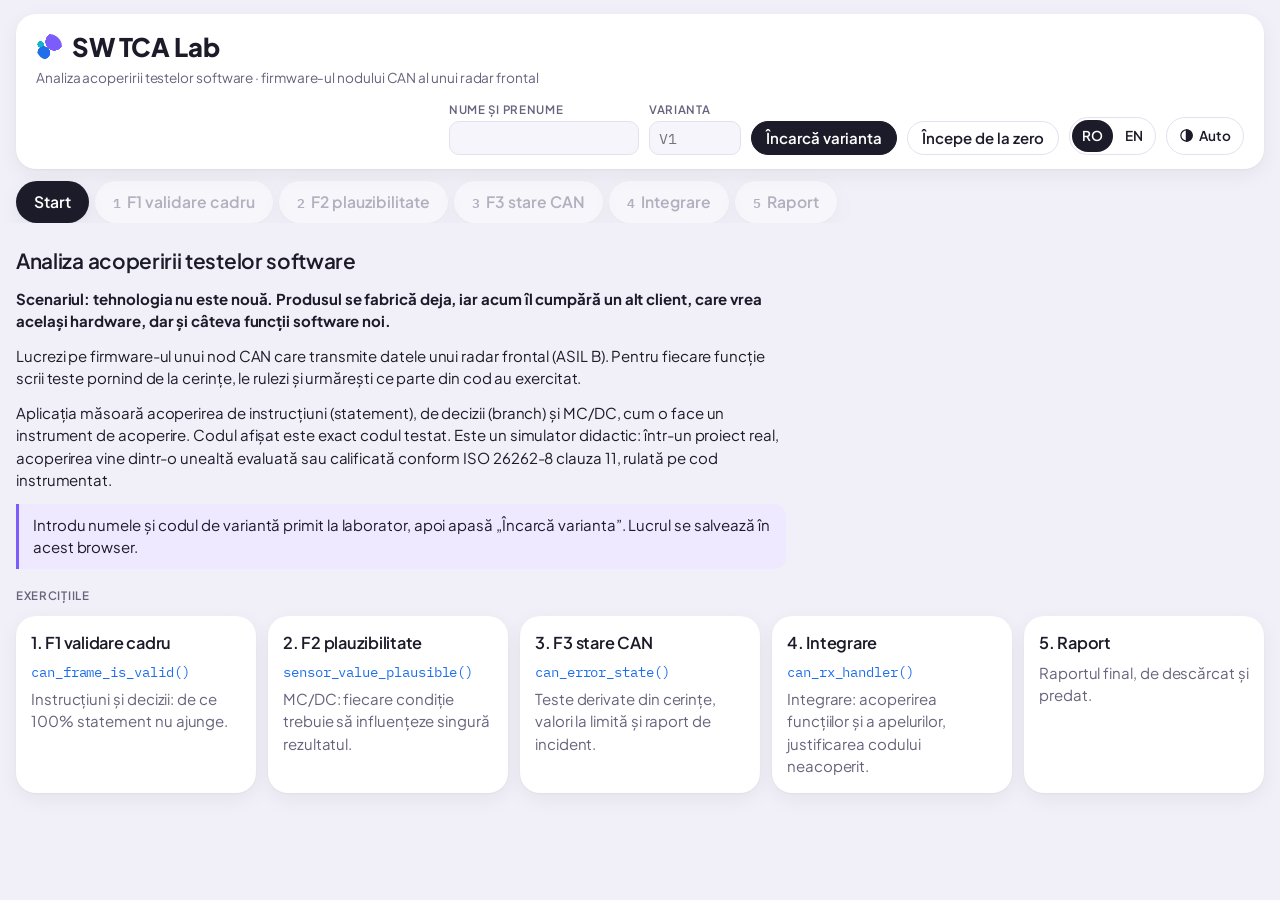
<file: docs/sw/index.html>
<!doctype html>
<html lang="ro">
<head>
<meta charset="utf-8">
<meta name="viewport" content="width=device-width, initial-scale=1, viewport-fit=cover">
<title>SW TCA Lab</title>
<link rel="preconnect" href="https://fonts.googleapis.com">
<link rel="preconnect" href="https://fonts.gstatic.com" crossorigin>
<link rel="stylesheet" href="https://fonts.googleapis.com/css2?family=IBM+Plex+Mono:wght@400;500;600&family=IBM+Plex+Sans+Condensed:wght@500;600;700&family=IBM+Plex+Sans:wght@400;500;600&display=swap">
<link rel="stylesheet" href="https://fonts.googleapis.com/css2?family=Plus+Jakarta+Sans:wght@400;500;600;700;800&display=swap">
<style>
/* Layout: test-bench workspace. Header with student/variant, tab rail of exercises,
   requirements + annotated source side by side, test table and coverage readout below. */
:root {
  --bg: #F3F5F8;
  --surface: #FFFFFF;
  --ink: #17202D;
  --muted: #5B6578;
  --line: #D9DEE7;
  --accent: #2443C4;
  --accent-ink: #FFFFFF;
  --accent-soft: #E6EBFB;
  --code-bg: #F9FAFC;
  --ok: #1D7F54;
  --ok-bg: #DFF2E8;
  --bad: #B83434;
  --bad-bg: #FBE6E6;
  --warn: #9A6514;
  --warn-bg: #FAEFD8;
  --font-display: "IBM Plex Sans Condensed", "Arial Narrow", "Helvetica Neue", Arial, sans-serif;
  --font-body: "IBM Plex Sans", "Segoe UI", Helvetica, Arial, sans-serif;
  --font-mono: "IBM Plex Mono", ui-monospace, "SFMono-Regular", Menlo, Consolas, monospace;
  --radius: 6px;
  color-scheme: light;
}
@media (prefers-color-scheme: dark) {
  :root:not([data-theme="light"]) {
    --bg: #0E131B; --surface: #151C27; --ink: #E5E9F1; --muted: #98A2B4; --line: #2A3343;
    --accent: #8197FF; --accent-ink: #0E131B; --accent-soft: #1D2747; --code-bg: #111823;
    --ok: #4BC287; --ok-bg: #12301F; --bad: #F07474; --bad-bg: #3A1B1D; --warn: #E2B15C; --warn-bg: #35290F;
    color-scheme: dark;
  }
}
:root[data-theme="dark"] {
  --bg: #0E131B; --surface: #151C27; --ink: #E5E9F1; --muted: #98A2B4; --line: #2A3343;
  --accent: #8197FF; --accent-ink: #0E131B; --accent-soft: #1D2747; --code-bg: #111823;
  --ok: #4BC287; --ok-bg: #12301F; --bad: #F07474; --bad-bg: #3A1B1D; --warn: #E2B15C; --warn-bg: #35290F;
  color-scheme: dark;
}
* { box-sizing: border-box; }
html { -webkit-text-size-adjust: 100%; }
body {
  margin: 0; background: var(--bg); color: var(--ink);
  font: 15px/1.5 var(--font-body);
}
.wrap {
  max-width: 1380px; margin: 0 auto;
  padding-left: max(16px, env(safe-area-inset-left, 0px));
  padding-right: max(16px, env(safe-area-inset-right, 0px));
}
h1, h2, h3 { font-family: var(--font-display); text-wrap: balance; margin: 0; }
h1 { font-size: 1.6rem; font-weight: 700; letter-spacing: 0.01em; }
h2 { font-size: 1.3rem; font-weight: 600; }
h3 { font-size: 1.02rem; font-weight: 600; }
p { margin: 0; }
.muted { color: var(--muted); }
.mono { font-family: var(--font-mono); }
.label { font-size: 0.72rem; text-transform: uppercase; letter-spacing: 0.08em; color: var(--muted); font-weight: 600; }
button, input, select, textarea { font: inherit; color: inherit; }
:focus-visible { outline: 2px solid var(--accent); outline-offset: 2px; }

/* header */
header.top { background: var(--surface); border-bottom: 1px solid var(--line); }
header.top .wrap { display: flex; flex-wrap: wrap; align-items: center; gap: 12px 24px; padding-block: 14px; }
.brand { display: flex; flex-direction: column; gap: 2px; min-width: 0; }
.brand .sub { font-size: 0.85rem; color: var(--muted); }
.student { display: flex; flex-wrap: wrap; align-items: flex-end; gap: 10px; margin-left: auto; }
.field { display: flex; flex-direction: column; gap: 3px; }
.field input, .field select { height: 34px; padding: 0 9px; border: 1px solid var(--line); border-radius: var(--radius); background: var(--bg); min-width: 0; }
.field input.w-name { width: 190px; }
.field input.w-small { width: 92px; }
.btn { height: 34px; padding: 0 14px; border-radius: var(--radius); border: 1px solid var(--line); background: var(--surface); cursor: pointer; font-weight: 500; white-space: nowrap; }
.btn:hover { border-color: var(--accent); }
.btn.primary { background: var(--accent); color: var(--accent-ink); border-color: var(--accent); }
.btn.danger { border-color: var(--bad); color: var(--bad); background: var(--bad-bg); }
.btn.small { height: 28px; padding: 0 10px; font-size: 0.85rem; }
.btn.ghost { background: transparent; }
.lang { display: inline-flex; border: 1px solid var(--line); border-radius: var(--radius); overflow: hidden; }
.lang button { border: 0; background: transparent; padding: 0 10px; height: 32px; cursor: pointer; font-weight: 600; font-size: 0.85rem; }
.lang button[aria-pressed="true"] { background: var(--accent); color: var(--accent-ink); }
.chip { display: inline-flex; align-items: center; gap: 6px; height: 24px; padding: 0 9px; border-radius: 999px; font-size: 0.8rem; font-weight: 600; background: var(--accent-soft); color: var(--accent); white-space: nowrap; }
.chip.ok { background: var(--ok-bg); color: var(--ok); }
.chip.bad { background: var(--bad-bg); color: var(--bad); }
.chip.warn { background: var(--warn-bg); color: var(--warn); }
.chip.neutral { background: var(--bg); color: var(--muted); border: 1px solid var(--line); }

/* tabs */
nav.tabs { border-bottom: 1px solid var(--line); background: var(--surface); }
nav.tabs .wrap { display: flex; gap: 4px; overflow-x: auto; }
nav.tabs button { border: 0; background: transparent; padding: 12px 14px 10px; cursor: pointer; border-bottom: 3px solid transparent; font-family: var(--font-display); font-weight: 600; font-size: 0.98rem; color: var(--muted); white-space: nowrap; }
nav.tabs button .num { font-family: var(--font-mono); font-size: 0.8rem; margin-right: 6px; }
nav.tabs button[aria-selected="true"] { color: var(--ink); border-bottom-color: var(--accent); }
nav.tabs button:disabled { opacity: 0.45; cursor: not-allowed; }

main .wrap { padding-block: 22px 48px; display: flex; flex-direction: column; gap: 18px; }
.panel { background: var(--surface); border: 1px solid var(--line); border-radius: var(--radius); padding: 18px; min-width: 0; }
.grid2 { display: grid; grid-template-columns: minmax(0, 5fr) minmax(0, 7fr); gap: 18px; align-items: start; }
@media (max-width: 1000px) { .grid2 { grid-template-columns: minmax(0, 1fr); } }
.stack { display: flex; flex-direction: column; gap: 12px; min-width: 0; }
.row { display: flex; flex-wrap: wrap; gap: 10px; align-items: center; }

/* intro */
.intro { max-width: 70ch; display: flex; flex-direction: column; gap: 12px; }
.steps { display: grid; grid-template-columns: repeat(auto-fit, minmax(230px, 1fr)); gap: 12px; }
.step { border: 1px solid var(--line); border-radius: var(--radius); padding: 14px; background: var(--surface); display: flex; flex-direction: column; gap: 6px; }
.step .fn { font-family: var(--font-mono); font-size: 0.85rem; color: var(--accent); }
.notice { border-left: 3px solid var(--accent); background: var(--accent-soft); padding: 10px 14px; border-radius: 0 var(--radius) var(--radius) 0; }
.notice.bad { border-left-color: var(--bad); background: var(--bad-bg); }

/* requirements */
.req { display: grid; grid-template-columns: auto minmax(0, 1fr); gap: 4px 10px; padding: 8px 0; border-top: 1px solid var(--line); }
.req:first-child { border-top: 0; }
.req .id { font-family: var(--font-mono); font-size: 0.82rem; font-weight: 600; color: var(--accent); white-space: nowrap; padding-top: 1px; }
.req .txt { font-size: 0.93rem; }
.req .txt .ro { display: block; color: var(--muted); font-size: 0.86rem; margin-top: 2px; }
.task { font-size: 0.95rem; display: flex; flex-direction: column; gap: 6px; }
.task ol { margin: 0; padding-left: 1.2em; display: flex; flex-direction: column; gap: 3px; }
.ctxbox { border-left: 3px solid var(--accent); }
.ctxbox p { margin: 6px 0 0; font-size: 0.95rem; max-width: 110ch; }
details.help > summary { cursor: pointer; font-size: 0.72rem; text-transform: uppercase; letter-spacing: 0.08em; color: var(--muted); font-weight: 600; }
details.help[open] > summary { margin-bottom: 8px; }
details.help ol.task { margin: 0; padding-left: 1.2em; gap: 5px; }
table.prov { border-collapse: collapse; width: 100%; font-size: 0.88rem; }
table.prov th { text-align: left; vertical-align: top; font-family: var(--font-mono); font-size: 0.8rem; font-weight: 600; padding: 6px 10px 6px 0; white-space: nowrap; color: var(--accent); }
table.prov td { padding: 6px 0; border-top: 1px solid var(--line); }
table.prov tr:first-child td { border-top: 0; }
@media (max-width: 720px) { table.prov th { white-space: normal; } }
.meter[title], .legend [title], tr.ctx[title], table.tests th[title] { cursor: help; }
table.tests th[title] { text-decoration: underline dotted; text-underline-offset: 3px; }
.code td.src.hasprov { text-decoration: underline dotted; text-underline-offset: 3px; }

/* code */
.code { background: var(--code-bg); border: 1px solid var(--line); border-radius: var(--radius); overflow-x: auto; font-family: var(--font-mono); font-size: 0.83rem; line-height: 1.6; }
.code table { border-collapse: collapse; width: 100%; }
.code td { padding: 0 10px; white-space: pre; vertical-align: top; }
.code td.n { color: var(--muted); text-align: right; width: 1%; user-select: none; border-right: 1px solid var(--line); }
.code td.h { text-align: right; width: 1%; user-select: none; color: var(--muted); }
.code td.d { width: 1%; user-select: none; }
.code tr.ctx td { color: var(--muted); }
.code tr.hit td.src { background: var(--ok-bg); }
.code tr.miss td.src { background: var(--bad-bg); }
.code tr.part td.src { background: var(--warn-bg); }
.code tr.miss td.h { color: var(--bad); font-weight: 600; }
.code .sep td { height: 8px; border-bottom: 1px dashed var(--line); }
.tf { display: inline-flex; gap: 3px; }
.tf span { display: inline-block; min-width: 1.5em; text-align: center; border-radius: 3px; font-size: 0.72rem; font-weight: 600; line-height: 1.5; padding: 0 3px; }
.tf .y { background: var(--ok-bg); color: var(--ok); }
.tf .n0 { background: var(--bad-bg); color: var(--bad); }
.legend { display: flex; flex-wrap: wrap; gap: 6px 14px; font-size: 0.8rem; color: var(--muted); }
.legend i { display: inline-block; width: 12px; height: 12px; border-radius: 2px; vertical-align: -2px; margin-right: 5px; }

/* tests */
.tablewrap { overflow-x: auto; border: 1px solid var(--line); border-radius: var(--radius); }
table.tests { border-collapse: collapse; width: 100%; font-size: 0.9rem; }
table.tests tr.tracerow td { background: var(--bg); padding: 6px 10px 10px; }
table.tests tr.tracerow summary { cursor: pointer; font-weight: 600; font-size: 0.85rem; }
table.tests tr.tracerow pre { margin: 6px 0 0; font-family: var(--font-mono); font-size: 0.8rem; line-height: 1.5; white-space: pre-wrap; }
.reqtab { margin-top: 12px; }
.reqtab table { border-collapse: collapse; font-size: 0.82rem; margin-top: 6px; }
.reqtab th, .reqtab td { border: 1px solid var(--line); padding: 5px 8px; text-align: left; vertical-align: top; }
.reqtab th { background: var(--bg); font-family: var(--font-mono); font-weight: 600; white-space: nowrap; }
.reqtab td b { font-family: var(--font-mono); font-size: 0.78rem; display: block; }
.reqtab .rid { font-family: var(--font-mono); font-size: 0.7rem; color: var(--muted); }
table.tests th { text-align: left; font-size: 0.72rem; text-transform: uppercase; letter-spacing: 0.06em; color: var(--muted); padding: 8px; border-bottom: 1px solid var(--line); background: var(--bg); white-space: nowrap; }
table.tests td { padding: 6px 8px; border-bottom: 1px solid var(--line); vertical-align: middle; }
table.tests tr:last-child td { border-bottom: 0; }
table.tests input, table.tests select { height: 30px; border: 1px solid var(--line); border-radius: 4px; background: var(--surface); padding: 0 6px; font-family: var(--font-mono); font-size: 0.85rem; }
table.tests input { width: 108px; }
table.tests input.invalid { border-color: var(--bad); background: var(--bad-bg); }
table.tests td.tid { font-family: var(--font-mono); font-weight: 600; white-space: nowrap; }
table.tests td.act { font-family: var(--font-mono); white-space: nowrap; }
table.tests th .thsub { text-transform: none; letter-spacing: 0; font-weight: 400; font-size: 0.7rem; margin-top: 2px; line-height: 1.3; }
table.tests .hint { font-family: var(--font-mono); font-size: 0.7rem; color: var(--muted); max-width: 140px; margin-top: 3px; line-height: 1.3; min-height: 0; }
table.tests .hint:empty { display: none; }
table.tests tr.haswarn td { border-bottom: 0; }
table.tests tr.warnrow td { padding: 0 8px 10px; font-size: 0.82rem; color: var(--warn); }
table.tests tr.warnrow td div { background: var(--warn-bg); border-radius: 4px; padding: 5px 8px; margin-top: 4px; }
.xbtn { border: 0; background: transparent; cursor: pointer; color: var(--muted); font-size: 1.1rem; padding: 0 4px; }
.xbtn:hover { color: var(--bad); }

/* metrics */
.meters { display: grid; grid-template-columns: repeat(auto-fit, minmax(190px, 1fr)); gap: 12px; }
.meter { border: 1px solid var(--line); border-radius: var(--radius); padding: 12px; display: flex; flex-direction: column; gap: 6px; background: var(--surface); }
.meter .val { font-family: var(--font-mono); font-size: 1.35rem; font-weight: 600; font-variant-numeric: tabular-nums; }
.meter .frac { font-family: var(--font-mono); font-size: 0.85rem; color: var(--muted); font-variant-numeric: tabular-nums; }
.bar { height: 6px; border-radius: 3px; background: var(--line); overflow: hidden; }
.bar > i { display: block; height: 100%; background: var(--warn); }
.meter.full .bar > i { background: var(--ok); }
.meter.full .val { color: var(--ok); }
.meter.part .val { color: var(--warn); }
.meter.zero .val { color: var(--bad); }
.meter.zero { border-color: var(--bad); }
.thrwarn { border: 1px solid var(--warn); background: var(--warn-bg); color: var(--text); border-radius: var(--radius); padding: 10px 14px; margin: 12px 0 0; font-size: 0.92rem; }
.findings { display: grid; grid-template-columns: repeat(auto-fit, minmax(300px, 1fr)); gap: 14px; }
.findings ul { margin: 6px 0 0; padding-left: 1.1em; font-size: 0.9rem; display: flex; flex-direction: column; gap: 3px; }
table.tt { border-collapse: collapse; font-family: var(--font-mono); font-size: 0.82rem; margin-top: 6px; }
table.tt th, table.tt td { border: 1px solid var(--line); padding: 3px 8px; text-align: center; white-space: nowrap; }
table.tt th { background: var(--bg); font-weight: 600; }
table.tt td.c-y { color: var(--ok); }
table.tt td.c-n { color: var(--bad); }
.condlist { display: flex; flex-direction: column; gap: 4px; margin-top: 8px; font-size: 0.88rem; }
.condlist div { display: flex; gap: 8px; align-items: baseline; flex-wrap: wrap; }
textarea { width: 100%; min-height: 84px; border: 1px solid var(--line); border-radius: var(--radius); background: var(--bg); padding: 8px 10px; resize: vertical; }
.formgrid { display: grid; grid-template-columns: repeat(auto-fit, minmax(170px, 1fr)); gap: 10px; }
.formgrid .field input, .formgrid .field select { width: 100%; }
.report-frame { border: 1px solid var(--line); border-radius: var(--radius); background: var(--surface); padding: 18px; overflow-x: auto; }
.toast { position: fixed; right: max(16px, env(safe-area-inset-right, 0px)); bottom: calc(16px + env(safe-area-inset-bottom, 0px)); background: var(--ink); color: var(--bg); padding: 10px 14px; border-radius: var(--radius); font-size: 0.9rem; z-index: 20; }
@media (prefers-reduced-motion: no-preference) { .bar > i { transition: width 0.35s ease; } }
@media (max-width: 640px) {
  .student { margin-left: 0; }
  .field input.w-name { width: 150px; }
}
</style>
<link rel="stylesheet" href="../shared/skin.css">
<script src="../shared/theme.js"></script>
</head>
<body>
<header class="top">
  <div class="wrap">
    <div class="brand">
      <h1>SW TCA Lab</h1>
      <span class="sub" data-i18n="subtitle"></span>
    </div>
    <form class="student" id="studentForm" autocomplete="off">
      <div class="field"><label class="label" for="stName" data-i18n="name"></label><input id="stName" class="w-name"></div>
      <div class="field"><label class="label" for="stVariant" data-i18n="variant"></label><input id="stVariant" class="w-small mono" placeholder="V1"></div>
      <button class="btn primary" id="loadVariant" type="submit" data-i18n="load"></button>
      <button class="btn" id="resetAll" type="button" data-i18n="reset"></button>
      <div class="lang" role="group" aria-label="Language">
        <button type="button" id="langRo" aria-pressed="true">RO</button>
        <button type="button" id="langEn" aria-pressed="false">EN</button>
      </div>
    </form>
  </div>
</header>
<nav class="tabs" aria-label="Exercises">
  <div class="wrap" role="tablist" id="tabs"></div>
</nav>
<main><div class="wrap" id="view"></div></main>
<div class="toast" id="toast" hidden></div>

<script src="../report-config.js"></script>
<script src="../report-send.js"></script>
<script src="../shared/pdf.js"></script>
<script>
"use strict";

/* ---------------------------------------------------------------- i18n */
const I18N = {
  ro: {
    subtitle: "Analiza acoperirii testelor software · firmware-ul nodului CAN al unui radar frontal",
    name: "Nume și prenume", group: "Grupa", variant: "Varianta", load: "Încarcă varianta", reset: "Începe de la zero", resetConfirm: "Sigur? Apasă din nou",
    tabStart: "Start", tabF1: "F1 validare cadru", tabF2: "F2 plauzibilitate", tabF3: "F3 stare CAN", tabInt: "Integrare", tabReport: "Raport",
    badVariant: "Codul de variantă nu există. Folosește codul primit la laborator (de exemplu V3).",
    variantLoaded: "Varianta {v} a fost încărcată.",
    introTitle: "Analiza acoperirii testelor software",
    introScen: "Scenariul: tehnologia nu este nouă. Produsul se fabrică deja, iar acum îl cumpără un alt client, care vrea același hardware, dar și câteva funcții software noi.",
    introP1: "Lucrezi pe firmware-ul unui nod CAN care transmite datele unui radar frontal (ASIL B). Pentru fiecare funcție scrii teste pornind de la cerințe, le rulezi și urmărești ce parte din cod au exercitat.",
    introP2: "Aplicația măsoară acoperirea de instrucțiuni (statement), de decizii (branch) și MC/DC, cum o face un instrument de acoperire. Codul afișat este exact codul testat. Este un simulator didactic: într-un proiect real, acoperirea vine dintr-o unealtă evaluată sau calificată conform ISO 26262-8 clauza 11, rulată pe cod instrumentat.",
    introP3: "Introdu numele și codul de variantă primit la laborator, apoi apasă „Încarcă varianta”. Lucrul se salvează în acest browser.",
    introSteps: "Exercițiile",
    s1: "Instrucțiuni și decizii: de ce 100% statement nu ajunge.",
    s2: "MC/DC: fiecare condiție trebuie să influențeze singură rezultatul.",
    s3: "Teste derivate din cerințe, valori la limită și raport de incident.",
    s4: "Integrare: acoperirea funcțiilor și a apelurilor, justificarea codului neacoperit.",
    s5: "Raportul final, de descărcat și predat.",
    requirements: "Cerințe", task: "Ce ai de făcut", code: "Cod testat",
    legendHit: "executat", legendMiss: "neexecutat", legendPart: "decizie parțial acoperită",
    legendTF: "T / F = rezultatul deciziei a fost true / false",
    tests: "Teste", addTest: "Adaugă test", run: "Rulează testele",
    colId: "Test", colExpected: "Rezultat așteptat", colReq: "Cerință", colActual: "Rezultat obținut", colVerdict: "Verdict",
    pass: "PASS", fail: "FAIL", noExp: "fără așteptat", invalid: "intrare invalidă",
    results: "Rezultatul rulării", notRun: "Testele nu au fost încă rulate. Apasă „Rulează testele”.",
    mStmt: "Statement", mDec: "Decizii (branch)", mMcdc: "MC/DC (condiții)", mReq: "Cerințe cu cel puțin un test",
    mFunc: "Funcții apelate", mCall: "Apeluri executate",
    uncoveredLines: "Instrucțiuni neexecutate", missingOutcomes: "Rezultate de decizie lipsă", mcdcTitle: "MC/DC: tabel de adevăr",
    reqMissing: "Cerințe fără test valid", none: "niciuna",
    failTest: "FAIL · incident – cauză probabilă: testul", failBug: "FAIL · incident – cauză probabilă: codul",
    failTestTip: "Incident (ISO/IEC/IEEE 29119-1). Rezultatul așteptat contrazice cerințele, deci cauza probabilă e specificația testului: corectează testul, nu codul.",
    traceTitle: "Traseul testului {t}: ce a calculat codul, pas cu pas",
    traceHint: "Fiecare condiție, cu valorile testului puse în ea (T = adevărat, F = fals). Compară cu cerința: primul rând unde codul ia altă decizie decât cerința arată linia suspectă.",
    traceLine: "linia",
    reqTabTitle: "Tabelul cerințelor SWR-F3 (rezultatul așteptat)",
    reqTabNote: "Scris doar din cerințe, nu din cod. Alegi rândul după TEC și coloana după REC; celula dă rezultatul așteptat și cerința care îl impune.",
    failBugTip: "Incident (ISO/IEC/IEEE 29119-1; anomalie, ISO 26262-2, 5.4.3.2). Rezultatul așteptat respectă cerințele, dar codul dă altceva, deci cauza probabilă e obiectul testat: completează raportul de incident.",
    ctxTitle: "Context: ce face funcția", howTitle: "Cum se face", provTitle: "De unde vin valorile",
    thrWarn: "Acoperirea codului e completă, dar testarea nu e: la {n} din {m} limite lipsește testul pe limită sau cel imediat după (valori la limită, BVA). Greșelile de tip > în loc de >= stau exact acolo, iar acoperirea nu le poate vedea.",
    thrWarnF3: "Greșeala variantei tale este în această funcție.",
    thrHidden: "Pe varianta voastră lista arată ce limită și ce test lipsește, fără valori: valorile le scoateți din cerințe.",
    histTitle: "Istoricul lucrului", histNote: "Pentru fiecare funcție: de câte ori s-au rulat testele, câte versiuni de test au primit avertisment pe parcurs și câte avertismente au rămas la final.", histResets: "Reporniri de la zero în acest browser",
    histRuns: "Rulări", histWarned: "Versiuni de test cu avertisment, cumulat", histLeft: "Avertismente rămase",
    thrTitle: "Valori la limită (BVA): pe limită și imediat după", thrAt: "pe limită", thrOver: "imediat după", mThr: "Valori la limită (BVA)",
    bvaHow: "Pentru fiecare număr din cerințe: un test cu valoarea exact pe limită și unul cu valoarea imediat după. Exemplu: „peste 50 se respinge” → 50 (acceptat) și 51 (respins). Atenție: pe limită regula încă nu se aplică, deci rezultatul așteptat e cel de dinaintea limitei (aici, acceptat); regula se aplică abia imediat după. Aici apar greșelile de tip > în loc de >=, pe care acoperirea nu le vede.",
    target: "100% = ținta de laborator (practică industrială). ISO 26262 cere o valoare-țintă definită și justificată (ISO 26262-6, 9.4.4, NOTA 1).",
    warnTitle: "Avertismente", warnOne: "avertisment", warnMany: "avertismente",
    stale: "Ai modificat testele. Apasă din nou „Rulează testele” ca să vezi rezultatele noi.",
    shown: "demonstrată prin perechea", notShown: "nedemonstrată",
    line: "linia", decision: "decizia", outcome: "rezultat",
    notes: "Observații (apar în raport)", conclusion: "Concluzia (apare în raport)", cFree: "Concluzie (opțional): ce ai reținut din analiză",
    asilTitle: "Înainte de teste: ce cere ISO 26262-6 pentru ASIL B?",
    asilHint: "Alege nivelul de recomandare pentru fiecare metrică la nivel de unitate software (ISO 26262-6, Tabelul 9). Intrările 1a, 1b, 1c sunt alternative: se alege o combinație potrivită pentru ASIL, cu justificare. ISO 26262 nu fixează un procent: cere o valoare-țintă definită și justificată (9.4.4, NOTA 1). În laborator ținta este 100%, ca în practica industrială. Răspunsul apare în raport.",
    hr: "++ puternic recomandat", r: "+ recomandat", nr: "o fără recomandare", choose: "alege",
    bugTitle: "Raport de incident",
    fixUnparsed: "Corectura nu poate fi verificată: scrie linia corectată întreagă, așa cum apare în cod (condiția din if, cu operatorul schimbat).",
    fixPass: "Retest: cu această corectură trec toate cele {n} teste valide. Retestul e doar atât de bun cât sunt testele tale: verifică să ai teste pe limită și imediat după.",
    fixFail: "Retest: cu această corectură trec {p} din {n} teste valide. Pică: {ids}. Corectura nu rezolvă defectul sau strică un caz care mergea: recitește cerința.",
    fixNone: "Retest: nu există încă teste valide, cu rezultat așteptat, pe care să fie verificată corectura.", fixRep: "Retest cu corectura propusă",
    bugHint: "Un test care pică este un incident (ISO/IEC/IEEE 29119-1), tratat prin procesul de rezolvare a anomaliilor (ISO 26262-2, 5.4.3.2). Analizează-l: dacă rezultatul așteptat respectă cerința, cauza e în cod; descrie defectul și corecția. Comparația o faci pe baza cerinței.",
    bugTest: "Testul care pică", bugLine: "Linia suspectă", bugFix: "Corecția propusă (cod C)", bugDesc: "Descriere: cerință, rezultat obținut, rezultat așteptat",
    justTitle: "Justificarea codului neacoperit",
    justHint: "Pentru fiecare instrucțiune care rămâne neacoperită: de ce nu poate fi atinsă și de ce e acceptabil. ISO 26262-6, 9.4.4 cere fie teste suplimentare, fie o justificare bazată pe alte metode. Pentru ramura default ai ambele variante: justificarea (cod defensiv, MISRA C:2012 regula 16.4) sau un test prin injectare de defecte (fault injection, Tabelul 7, 1l), care forțează o stare coruptă. Spune ce ai ales și de ce.",
    funcTitle: "Acoperirea funcțiilor și a apelurilor", called: "apelată", notCalled: "neapelată", exec: "executat", notExec: "neexecutat",
    reportTitle: "Raport de laborator", download: "Descarcă raportul (PDF)", pdfMaking: "Se generează PDF-ul…", pdfFail: "PDF-ul nu a putut fi generat; s-a descărcat raportul .html.", copy: "Copiază textul raportului",
    copied: "Textul raportului a fost copiat.", copyFail: "Copierea nu a mers. Selectează textul de mai jos și copiază-l manual.",
    reportHint: "Descarcă raportul și predă-l conform indicațiilor de la laborator. Raportul conține testele, acoperirea și răspunsurile tale.",
    student: "Student", generated: "Generat", answer: "Răspuns", summary: "Rezumat",
    exampleRow: "exemplu",
    deleteTest: "Șterge testul",
    t1: ["Citește cerințele SWR-F1 și scrie câte un test pentru fiecare.", "Rulează testele și urmărește acoperirea. Atinge întâi 100% statement (ținta de laborator).", "Verifică deciziile: au toate rezultatul true și false? Dacă nu, adaugă testul lipsă și spune ce cerință acoperă.", "Testează limitele (valori la limită, BVA): pentru fiecare număr din cerințe scrie un test cu valoarea exact pe limită și unul cu valoarea imediat după. Metrica „Valori la limită (BVA)” trebuie să ajungă la 100%.", "Notează în observații de ce 100% statement nu era suficient."],
    t2: ["Atinge 100% decizii pentru sensor_value_plausible.", "Uită-te în tabelul de adevăr de la linia 28: ce condiții nu sunt încă demonstrate?", "Adaugă teste până când fiecare condiție are o pereche de teste care diferă doar în ea și dau rezultate diferite (MC/DC). Minimul teoretic este N + 1 teste pentru N condiții (MC/DC unique-cause, FAA DOT/FAA/AR-01/18), nu o cerință ISO 26262. Aplicația folosește unique-cause cu evaluare short-circuit: o condiție neevaluată contează ca „don't care” (unique-cause + masking, în terminologia FAA).", "Testează limitele (valori la limită, BVA): pentru fiecare număr din cerințe scrie un test cu valoarea exact pe limită și unul cu valoarea imediat după. Metrica „Valori la limită (BVA)” trebuie să ajungă la 100%."],
    t3: ["Scrie testele pornind strict de la cerințele SWR-F3.", "Testează limitele (valori la limită, BVA): pentru fiecare număr din cerințe scrie un test cu valoarea exact pe limită și unul cu valoarea imediat după. Metrica „Valori la limită (BVA)” trebuie să ajungă la 100%.", "Rulează și verifică acoperirea cerută pentru ASIL B.", "Dacă un test pică, analizează incidentul. Dacă testul respectă cerința, completează raportul: ce cerință e încălcată, pe ce linie e defectul și cum îl corectezi."],
    t4: ["Scrie teste de integrare pentru can_rx_handler (intrările combină un cadru CAN, contextul senzorului și contoarele de erori).", "Urmărește ce funcții și ce apeluri au fost executate. Ținta de laborator: toate funcțiile și toate apelurile (la ASIL B, ISO 26262-6, 10.4.5 le recomandă, nu le impune).", "Pentru liniile care rămân neacoperite scrie justificarea sau descrie testul prin injectare de defecte care le-ar atinge."]
  },
  en: {
    subtitle: "Software test coverage analysis · firmware of a front-radar CAN node",
    name: "Full name", group: "Group", variant: "Variant", load: "Load variant", reset: "Start over", resetConfirm: "Sure? Click again",
    tabStart: "Start", tabF1: "F1 frame check", tabF2: "F2 plausibility", tabF3: "F3 CAN state", tabInt: "Integration", tabReport: "Report",
    badVariant: "This variant code does not exist. Use the code you received in the lab (for example V3).",
    variantLoaded: "Variant {v} loaded.",
    introTitle: "Software test coverage analysis",
    introScen: "Scenario: the technology is not new. The product is already in production, and now another customer buys it: the same hardware, plus a few new software functions.",
    introP1: "You work on the firmware of a CAN node that transmits the data of a front radar (ASIL B). For every function you write tests from the requirements, run them and see which part of the code they exercised.",
    introP2: "The app measures statement, decision (branch) and MC/DC coverage, the way a coverage tool does. The code you see is exactly the code under test. It is a teaching simulator: in a real project, coverage comes from a tool evaluated or qualified per ISO 26262-8 clause 11, run on instrumented code.",
    introP3: "Enter your name and the variant code you received in the lab, then press “Load variant”. Your work is saved in this browser.",
    introSteps: "Exercises",
    s1: "Statements and decisions: why 100% statement coverage is not enough.",
    s2: "MC/DC: every condition must independently affect the outcome.",
    s3: "Requirement-based tests, boundary values and an incident report.",
    s4: "Integration: function and call coverage, justification of uncovered code.",
    s5: "The final report, to download and hand in.",
    requirements: "Requirements", task: "What to do", code: "Code under test",
    legendHit: "executed", legendMiss: "not executed", legendPart: "decision partly covered",
    legendTF: "T / F = the decision evaluated to true / false",
    tests: "Tests", addTest: "Add test", run: "Run tests",
    colId: "Test", colExpected: "Expected result", colReq: "Requirement", colActual: "Actual result", colVerdict: "Verdict",
    pass: "PASS", fail: "FAIL", noExp: "no expected", invalid: "invalid input",
    results: "Run result", notRun: "The tests have not been run yet. Press “Run tests”.",
    mStmt: "Statement", mDec: "Decision (branch)", mMcdc: "MC/DC (conditions)", mReq: "Requirements with a test",
    mFunc: "Functions called", mCall: "Calls executed",
    uncoveredLines: "Statements not executed", missingOutcomes: "Missing decision outcomes", mcdcTitle: "MC/DC: truth table",
    reqMissing: "Requirements without a valid test", none: "none",
    failTest: "FAIL · incident – probable cause: the test", failBug: "FAIL · incident – probable cause: the code",
    failTestTip: "Incident (ISO/IEC/IEEE 29119-1). The expected result contradicts the requirements, so the probable cause is the test specification: fix the test, not the code.",
    traceTitle: "Trace of test {t}: what the code computed, step by step",
    traceHint: "Every condition with the test values put in (T = true, F = false). Compare with the requirement: the first row where the code decides differently from the requirement points to the suspect line.",
    traceLine: "line",
    reqTabTitle: "Requirements table SWR-F3 (expected result)",
    reqTabNote: "Written from the requirements only, not from the code. Pick the row by TEC and the column by REC; the cell gives the expected result and the requirement that sets it.",
    failBugTip: "Incident (ISO/IEC/IEEE 29119-1; anomaly, ISO 26262-2, 5.4.3.2). The expected result follows the requirements, but the code returns something else, so the probable cause is the test object: fill in the incident report.",
    ctxTitle: "Context: what the function does", howTitle: "How to do it", provTitle: "Where the values come from",
    thrWarn: "Code coverage is complete, but testing is not: {n} of {m} limits miss the test on the limit or the one just after it (boundary values, BVA). Defects like > instead of >= sit exactly there, and coverage cannot see them.",
    thrWarnF3: "The defect of your variant is in this function.",
    thrHidden: "On your variant the list shows which limit and which test is missing, without values: take the values from the requirements.",
    histTitle: "Work history", histNote: "For every function: how many times the tests were run, how many test versions drew a warning along the way, and how many warnings remain at the end.", histResets: "Start-overs in this browser",
    histRuns: "Runs", histWarned: "Test versions with a warning, cumulative", histLeft: "Warnings remaining",
    thrTitle: "Boundary values (BVA): on the limit and just after", thrAt: "on the limit", thrOver: "just after", mThr: "Boundary values (BVA)",
    bvaHow: "For every number in the requirements: one test with the value exactly on the limit and one with the value just after it. Example: “above 50 is rejected” → 50 (accepted) and 51 (rejected). Note: on the limit the rule does not apply yet, so the expected result is the one from before the limit (here, accepted); the rule applies only just after it. This is where defects like > instead of >= show up, which coverage cannot see.",
    target: "100% = the lab target (industrial practice). ISO 26262 asks for a defined, justified target value (ISO 26262-6, 9.4.4, NOTE 1).",
    warnTitle: "Warnings", warnOne: "warning", warnMany: "warnings",
    stale: "You changed the tests. Press “Run tests” again to see the new results.",
    shown: "shown by the pair", notShown: "not shown",
    line: "line", decision: "decision", outcome: "outcome",
    notes: "Notes (included in the report)", conclusion: "Conclusion (included in the report)", cFree: "Conclusion (optional): what you take away from the analysis",
    asilTitle: "Before testing: what does ISO 26262-6 require for ASIL B?",
    asilHint: "Choose the recommendation level of each metric at software unit level (ISO 26262-6, Table 9). Entries 1a, 1b, 1c are alternatives: a suitable combination is chosen for the ASIL, with a rationale. ISO 26262 does not fix a percentage: it asks for a defined, justified target value (9.4.4, NOTE 1). In the lab the target is 100%, as in industrial practice. Your answer goes into the report.",
    hr: "++ highly recommended", r: "+ recommended", nr: "o no recommendation", choose: "choose",
    bugTitle: "Incident report",
    fixUnparsed: "The fix cannot be checked: write the whole corrected line as it appears in the code (the if condition, with the operator changed).",
    fixPass: "Retest: with this fix all {n} valid tests pass. A retest is only as good as your tests: make sure you have tests on the limit and just after it.",
    fixFail: "Retest: with this fix {p} of {n} valid tests pass. Failing: {ids}. The fix does not solve the defect or breaks a case that worked: re-read the requirement.",
    fixNone: "Retest: there are no valid tests with an expected result yet to check the fix against.", fixRep: "Retest with the proposed fix",
    bugHint: "A failing test is an incident (ISO/IEC/IEEE 29119-1), handled by the anomaly resolution process (ISO 26262-2, 5.4.3.2). Analyse it: if the expected result follows the requirement, the cause is in the code; describe the defect and the fix. Compare against the requirement.",
    bugTest: "Failing test", bugLine: "Suspected line", bugFix: "Proposed fix (C code)", bugDesc: "Description: requirement, actual result, expected result",
    justTitle: "Justification of uncovered code",
    justHint: "For every statement that stays uncovered: why it cannot be reached and why that is acceptable. ISO 26262-6, 9.4.4 asks for either additional test cases or a rationale based on other methods. For the default branch you have both options: the rationale (defensive code, MISRA C:2012 rule 16.4) or a fault injection test (Table 7, 1l) that forces a corrupted state. State what you chose and why.",
    funcTitle: "Function and call coverage", called: "called", notCalled: "not called", exec: "executed", notExec: "not executed",
    reportTitle: "Lab report", download: "Download report (PDF)", pdfMaking: "Making the PDF…", pdfFail: "The PDF could not be made; the .html report was downloaded instead.", copy: "Copy report text",
    copied: "Report text copied.", copyFail: "Copy did not work. Select the text below and copy it manually.",
    reportHint: "Download the report and hand it in as instructed in the lab. It contains your tests, coverage and answers.",
    student: "Student", generated: "Generated", answer: "Answer", summary: "Summary",
    exampleRow: "example",
    deleteTest: "Delete test",
    t1: ["Read requirements SWR-F1 and write one test for each.", "Run the tests and watch the coverage. Reach 100% statement coverage first (the lab target).", "Check the decisions: did each one evaluate to true and to false? If not, add the missing test and state which requirement it covers.", "Test the limits (boundary value analysis, BVA): for every number in the requirements write one test with the value exactly on the limit and one with the value just after it. The “Boundary values (BVA)” metric must reach 100%.", "Write in the notes why 100% statement coverage was not enough."],
    t2: ["Reach 100% decision coverage for sensor_value_plausible.", "Look at the truth table of line 28: which conditions are not shown yet?", "Add tests until every condition has a pair of tests that differ only in that condition and give different outcomes (MC/DC). The theoretical minimum is N + 1 tests for N conditions (unique-cause MC/DC, FAA DOT/FAA/AR-01/18), not an ISO 26262 requirement. The app uses unique-cause with short-circuit evaluation: a condition that is not evaluated counts as “don't care” (unique-cause + masking in FAA terms).", "Test the limits (boundary value analysis, BVA): for every number in the requirements write one test with the value exactly on the limit and one with the value just after it. The “Boundary values (BVA)” metric must reach 100%."],
    t3: ["Write the tests strictly from requirements SWR-F3.", "Test the limits (boundary value analysis, BVA): for every number in the requirements write one test with the value exactly on the limit and one with the value just after it. The “Boundary values (BVA)” metric must reach 100%.", "Run them and check the coverage required for ASIL B.", "If a test fails, analyse the incident. If the test follows the requirement, fill in the report: which requirement is violated, on which line the defect is and how you would fix it."],
    t4: ["Write integration tests for can_rx_handler (the inputs combine a CAN frame, the sensor context and the error counters).", "Watch which functions and calls were executed. Lab target: every function and every call (for ASIL B, ISO 26262-6, 10.4.5 recommends this, it does not require it).", "For the lines that stay uncovered, write the rationale or describe the fault injection test that would reach them."]
  }
};
let LANG = "ro";
const t = (k) => (I18N[LANG][k] !== undefined ? I18N[LANG][k] : k);

/* ---------------------------------------------------------------- variants */
const SIGNALS = {
  dist: { comment: "/* Front radar, object longitudinal distance, unit 0.1 m */", min: 2, max: 2500, step: 80, unit: "m",
          cMin: "/*   0.2 m */", cMax: "/* 250.0 m */", cStep: "/*   8.0 m per 72 ms cycle */",
          r1: "An object longitudinal distance lower than 2 (0.2 m) shall be rejected as implausible.",
          r2: "An object longitudinal distance greater than 2500 (250.0 m) shall be rejected as implausible.",
          r4: "For every following measurement cycle, a distance within the range shall be accepted only if |value - previous| <= 80 (8.0 m)." },
  vrel: { comment: "/* Front radar, object relative velocity, unit 0.1 m/s */", min: -1111, max: 556, step: 14, unit: "m/s",
          cMin: "/* -111.1 m/s (-400 km/h) */", cMax: "/*   55.6 m/s (+200 km/h) */", cStep: "/*    1.4 m/s per 72 ms cycle */",
          r1: "An object relative velocity lower than -1111 (-111.1 m/s) shall be rejected as implausible.",
          r2: "An object relative velocity greater than 556 (55.6 m/s) shall be rejected as implausible.",
          r4: "For every following measurement cycle, a velocity within the range shall be accepted only if |value - previous| <= 14 (1.4 m/s)." },
  lat:  { comment: "/* Front radar, object lateral distance, unit 0.1 m */", min: -700, max: 700, step: 7, unit: "m",
          cMin: "/* -70.0 m */", cMax: "/*  70.0 m */", cStep: "/*   0.7 m per 72 ms cycle */",
          r1: "An object lateral distance lower than -700 (-70.0 m) shall be rejected as implausible.",
          r2: "An object lateral distance greater than 700 (70.0 m) shall be rejected as implausible.",
          r4: "For every following measurement cycle, a lateral distance within the range shall be accepted only if |value - previous| <= 7 (0.7 m)." }
};
const VARIANTS = {
  V0: { sig: "dist", bug: "none", f1bug: true, demo: true },  /* demo variant done together in the lab */
  V1: { sig: "dist", bug: "A" }, V2: { sig: "dist", bug: "B" },
  V3: { sig: "vrel", bug: "C" }, V4: { sig: "vrel", bug: "A" },
  V5: { sig: "lat",  bug: "B" }, V6: { sig: "lat",  bug: "C" }
};
const fmtDef = (n) => (n < 0 ? "(" + n + ")" : String(n));
const pad = (s, n) => (s + " ".repeat(Math.max(0, n - s.length)));

/* ---------------------------------------------------------------- code listings */
function codeF1(v) {
  const op = v && v.f1bug ? ">=" : ">";
  return {
    ctx: ["#define CAN_MAX_DLC        8u", "#define CAN_STD_ID_MAX     0x7FFu", "#define CAN_EXT_ID_MAX     0x1FFFFFFFu"],
    lines: [
      [3, "/* F1 - ASIL B */"], [4, "bool can_frame_is_valid(uint32_t id, uint8_t dlc, bool extended)"], [5, "{"],
      [6, "    uint32_t max_id = CAN_STD_ID_MAX;", 1], [7, ""],
      [8, "    if (extended) {", 1, "F1.8"], [9, "        max_id = CAN_EXT_ID_MAX;", 1], [10, "    }"],
      [11, "    if (dlc > CAN_MAX_DLC) {", 1, "F1.11"], [12, "        return false;", 1], [13, "    }"],
      [14, "    if (id " + op + " max_id) {", 1, "F1.14"], [15, "        return false;", 1], [16, "    }"],
      [17, "    return true;", 1], [18, "}"]
    ]
  };
}
function codeF2(v) {
  const s = SIGNALS[v.sig];
  return {
    ctx: [s.comment,
      pad("#define SENSOR_MIN", 27) + pad(fmtDef(s.min), 9) + s.cMin,
      pad("#define SENSOR_MAX", 27) + pad(fmtDef(s.max), 9) + s.cMax,
      pad("#define SENSOR_MAX_STEP", 27) + pad(fmtDef(s.step), 9) + s.cStep],
    lines: [
      [20, "/* F2 - ASIL B */"], [21, "bool sensor_value_plausible(int16_t value, int16_t previous, bool first_sample)"], [22, "{"],
      [23, "    int32_t delta = (int32_t)value - (int32_t)previous;", 1], [24, ""],
      [25, "    if (delta < 0) {", 1, "F2.25"], [26, "        delta = -delta;", 1], [27, "    }"],
      [28, "    if ((value >= SENSOR_MIN) && (value <= SENSOR_MAX) &&", 1, "F2.28"],
      [29, "        (first_sample || (delta <= SENSOR_MAX_STEP))) {"],
      [30, "        return true;", 1], [31, "    }"], [32, "    return false;", 1], [33, "}"]
    ]
  };
}
function f3Ops(v) {
  return {
    busoff: v.bug === "A" ? ">=" : ">",
    tecP: v.bug === "B" ? ">=" : ">",
    recP: v.bug === "C" ? ">=" : ">"
  };
}
function codeF3(v) {
  const o = f3Ops(v);
  return {
    ctx: ["/* tec, rec: uint16_t; bus-off is checked first */", "#define CAN_PASSIVE_LIMIT  127u", "#define CAN_BUSOFF_LIMIT   255u"],
    lines: [
      [35, "/* F3 - ASIL B */"], [36, "can_err_state_t can_error_state(uint16_t tec, uint16_t rec)"], [37, "{"],
      [38, "    if (tec " + o.busoff + " CAN_BUSOFF_LIMIT) {", 1, "F3.38"], [39, "        return CAN_STATE_BUS_OFF;", 1], [40, "    }"],
      [41, "    if ((tec " + o.tecP + " CAN_PASSIVE_LIMIT) || (rec " + o.recP + " CAN_PASSIVE_LIMIT)) {", 1, "F3.41"],
      [42, "        return CAN_STATE_ERROR_PASSIVE;", 1], [43, "    }"], [44, "    return CAN_STATE_ERROR_ACTIVE;", 1], [45, "}"]
    ]
  };
}
function codeInt() {
  return {
    ctx: ["/* calls: can_error_state(), can_frame_is_valid(), sensor_value_plausible() */"],
    lines: [
      [47, "/* Integration */"], [48, "rx_result_t can_rx_handler(const can_msg_t *msg, const sensor_ctx_t *ctx,"],
      [49, "                           uint16_t tec, uint16_t rec)"], [50, "{"],
      [51, "    rx_result_t result = RX_REJECTED;", 1], [52, "    can_err_state_t state = can_error_state(tec, rec);", 1], [53, ""],
      [54, "    switch (state) {", 1, "I.54"], [55, "    case CAN_STATE_ERROR_ACTIVE:"], [56, "    case CAN_STATE_ERROR_PASSIVE:"],
      [57, "        if (can_frame_is_valid(msg->id, msg->dlc, msg->extended) &&", 1, "I.57"],
      [58, "            sensor_value_plausible(msg->value, ctx->previous, ctx->first_sample)) {"],
      [59, "            result = RX_ACCEPTED;", 1], [60, "        }"], [61, "        break;", 1],
      [62, "    case CAN_STATE_BUS_OFF:"], [63, "        result = RX_BUS_OFF;", 1], [64, "        break;", 1],
      [65, "    default:"], [66, "        /* Defensive: unreachable for the states returned by can_error_state() */"],
      [67, "        result = RX_FAULT;", 1], [68, "        break;", 1], [69, "    }"], [70, "    return result;", 1], [71, "}"]
    ]
  };
}

/* ---------------------------------------------------------------- instrumented functions */
function newTrace() { return { lines: new Set(), dec: [], funcs: new Set(), calls: new Set() }; }
function rec(tr, id, vals, out) { tr.dec.push({ id: id, vals: vals, out: out }); }

function F1(id, dlc, ext, tr, v) {
  tr.funcs.add("can_frame_is_valid");
  tr.lines.add(6); let maxId = 0x7FF;
  tr.lines.add(8); rec(tr, "F1.8", [ext], ext);
  if (ext) { tr.lines.add(9); maxId = 0x1FFFFFFF; }
  tr.lines.add(11); const c2 = dlc > 8; rec(tr, "F1.11", [c2], c2);
  if (c2) { tr.lines.add(12); return false; }
  tr.lines.add(14); const c3 = v && v.f1bug ? id >= maxId : id > maxId; rec(tr, "F1.14", [c3], c3);
  if (c3) { tr.lines.add(15); return false; }
  tr.lines.add(17); return true;
}
function F2(value, previous, first, v, tr) {
  const s = SIGNALS[v.sig];
  tr.funcs.add("sensor_value_plausible");
  tr.lines.add(23); let delta = value - previous;
  tr.lines.add(25); const c = delta < 0; rec(tr, "F2.25", [c], c);
  if (c) { tr.lines.add(26); delta = -delta; }
  tr.lines.add(28);
  const vals = [undefined, undefined, undefined, undefined]; let r;
  vals[0] = value >= s.min;
  if (!vals[0]) r = false;
  else {
    vals[1] = value <= s.max;
    if (!vals[1]) r = false;
    else {
      vals[2] = first;
      if (vals[2]) r = true;
      else { vals[3] = delta <= s.step; r = vals[3]; }
    }
  }
  rec(tr, "F2.28", vals, r);
  if (r) { tr.lines.add(30); return true; }
  tr.lines.add(32); return false;
}
const cmp = (op, a, b) => (op === ">=" ? a >= b : a > b);
function F3(tec, recv, v, tr) {
  const o = f3Ops(v);
  tr.funcs.add("can_error_state");
  tr.lines.add(38); const c = cmp(o.busoff, tec, 255); rec(tr, "F3.38", [c], c);
  if (c) { tr.lines.add(39); return "BUS_OFF"; }
  tr.lines.add(41);
  const vals = [undefined, undefined]; let r;
  vals[0] = cmp(o.tecP, tec, 127);
  if (vals[0]) r = true; else { vals[1] = cmp(o.recP, recv, 127); r = vals[1]; }
  rec(tr, "F3.41", vals, r);
  if (r) { tr.lines.add(42); return "ERROR_PASSIVE"; }
  tr.lines.add(44); return "ERROR_ACTIVE";
}
function HANDLER(inp, v, tr) {
  tr.funcs.add("can_rx_handler");
  const own = newTrace();               /* trace of the handler itself */
  own.lines.add(51); let result = "RX_REJECTED";
  own.lines.add(52); tr.calls.add("C1"); const state = F3(inp.tec, inp.rec, v, tr);
  own.lines.add(54);
  if (state === "ERROR_ACTIVE" || state === "ERROR_PASSIVE") {
    rec(own, "I.54", ["ACTIVE/PASSIVE"], "ACTIVE/PASSIVE");
    own.lines.add(57);
    const vals = [undefined, undefined]; let r;
    tr.calls.add("C2"); vals[0] = F1(inp.id, inp.dlc, inp.extended, tr, v);
    if (!vals[0]) r = false;
    else { tr.calls.add("C3"); vals[1] = F2(inp.value, inp.previous, inp.first_sample, v, tr); r = vals[1]; }
    rec(own, "I.57", vals, r);
    if (r) { own.lines.add(59); result = "RX_ACCEPTED"; }
    own.lines.add(61);
  } else if (state === "BUS_OFF") {
    rec(own, "I.54", ["BUS_OFF"], "BUS_OFF");
    own.lines.add(63); result = "RX_BUS_OFF"; own.lines.add(64);
  } else {
    rec(own, "I.54", ["default"], "default");
    own.lines.add(67); result = "RX_FAULT"; own.lines.add(68);
  }
  own.lines.add(70);
  tr.handler = own;
  return result;
}

/* ---------------------------------------------------------------- exercise definitions */
const BOOL = ["true", "false"];
const EX = {
  f1: {
    tab: "tabF1", num: "1", fn: "can_frame_is_valid", task: "t1", code: (v) => codeF1(v),
    inputs: [{ k: "id", type: "u32", hex: true }, { k: "dlc", type: "u8" }, { k: "extended", type: "bool" }],
    outputs: BOOL,
    reqs: () => [
      ["SWR-F1-01", "The function shall reject a frame whose data length code (DLC) is greater than 8."],
      ["SWR-F1-02", "For a standard frame, the function shall reject an identifier greater than 0x7FF."],
      ["SWR-F1-03", "For an extended frame, the function shall reject an identifier greater than 0x1FFFFFFF."],
      ["SWR-F1-04", "The function shall accept every frame that is not rejected by SWR-F1-01 to SWR-F1-03."]],
    decisions: (v) => ({ "F1.8": { line: 8, conds: ["extended"] }, "F1.11": { line: 11, conds: ["dlc > CAN_MAX_DLC"] }, "F1.14": { line: 14, conds: [(v && v.f1bug ? "id >= max_id" : "id > max_id")] } }),
    exec: (i, v, tr) => String(F1(i.id, i.dlc, i.extended, tr, v)),
    example: { inputs: { id: "0x100", dlc: "9", extended: "true" }, expected: "false", req: "SWR-F1-01" }
  },
  f2: {
    tab: "tabF2", num: "2", fn: "sensor_value_plausible", task: "t2", code: (v) => codeF2(v),
    inputs: [{ k: "value", type: "i16" }, { k: "previous", type: "i16" }, { k: "first_sample", type: "bool" }],
    outputs: BOOL,
    reqs: (v) => {
      const s = SIGNALS[v.sig];
      return [["SWR-F2-01", s.r1], ["SWR-F2-02", s.r2],
        ["SWR-F2-03", "For the first detection of an object, every value within the range shall be accepted."],
        ["SWR-F2-04", s.r4]];
    },
    decisions: (v) => ({ "F2.25": { line: 25, conds: ["delta < 0"] },
      "F2.28": { line: 28, conds: ["value >= SENSOR_MIN", "value <= SENSOR_MAX", "first_sample", "delta <= SENSOR_MAX_STEP"] } }),
    exec: (i, v, tr) => String(F2(i.value, i.previous, i.first_sample, v, tr)),
    /* first detection, value in the middle of the range: accepted (SWR-F2-03) */
    example: (v) => { const s = SIGNALS[v.sig]; return { inputs: { value: String((s.min + s.max) >> 1), previous: "0", first_sample: "true" }, expected: "true", req: "SWR-F2-03" }; }
  },
  f3: {
    tab: "tabF3", num: "3", fn: "can_error_state", task: "t3", code: (v) => codeF3(v),
    inputs: [{ k: "tec", type: "u16" }, { k: "rec", type: "u16" }],
    outputs: ["ERROR_ACTIVE", "ERROR_PASSIVE", "BUS_OFF"],
    reqs: () => [
      ["SWR-F3-01", "The function shall report BUS_OFF when the transmit error counter (TEC) is greater than 255."],
      ["SWR-F3-02", "If SWR-F3-01 does not apply, the function shall report ERROR_PASSIVE when TEC or the receive error counter (REC) is greater than 127."],
      ["SWR-F3-03", "In all other cases, the function shall report ERROR_ACTIVE."]],
    decisions: (v) => { const o = f3Ops(v); return {
      "F3.38": { line: 38, conds: ["tec " + o.busoff + " CAN_BUSOFF_LIMIT"] },
      "F3.41": { line: 41, conds: ["tec " + o.tecP + " CAN_PASSIVE_LIMIT", "rec " + o.recP + " CAN_PASSIVE_LIMIT"] } }; },
    exec: (i, v, tr) => F3(i.tec, i.rec, v, tr),
    example: { inputs: { tec: "0", rec: "0" }, expected: "ERROR_ACTIVE", req: "SWR-F3-03" }
  },
  int: {
    tab: "tabInt", num: "4", fn: "can_rx_handler", task: "t4", code: () => codeInt(),
    inputs: [{ k: "id", type: "u32", hex: true }, { k: "dlc", type: "u8" }, { k: "extended", type: "bool" },
             { k: "value", type: "i16" }, { k: "previous", type: "i16" }, { k: "first_sample", type: "bool" },
             { k: "tec", type: "u16" }, { k: "rec", type: "u16" }],
    outputs: ["RX_ACCEPTED", "RX_REJECTED", "RX_BUS_OFF", "RX_FAULT"],
    reqs: () => [
      ["SWR-INT-01", "When the CAN controller is BUS_OFF, a received frame shall be discarded and RX_BUS_OFF shall be returned."],
      ["SWR-INT-02", "Otherwise, a frame shall be accepted (RX_ACCEPTED) only if it is valid (SWR-F1) and its sensor value is plausible (SWR-F2)."],
      ["SWR-INT-03", "A frame that is not accepted shall return RX_REJECTED."]],
    decisions: { "I.54": { line: 54, conds: ["switch (state)"], outcomes: ["ACTIVE/PASSIVE", "BUS_OFF", "default"] },
                 "I.57": { line: 57, conds: ["can_frame_is_valid(...)", "sensor_value_plausible(...)"] } },
    exec: (i, v, tr) => HANDLER(i, v, tr),
    calls: [["C1", 52, "can_error_state()"], ["C2", 57, "can_frame_is_valid()"], ["C3", 58, "sensor_value_plausible()"]],
    /* controller BUS_OFF: the frame is discarded (SWR-INT-01) */
    example: (v) => { const s = SIGNALS[v.sig]; const m = (s.min + s.max) >> 1;
      return { inputs: { id: "0x100", dlc: "8", extended: "false", value: String(m), previous: String(m), first_sample: "false", tec: "300", rec: "0" }, expected: "RX_BUS_OFF", req: "SWR-INT-01" }; },
    funcs: ["can_rx_handler", "can_error_state", "can_frame_is_valid", "sensor_value_plausible"]
  }
};
const EX_KEYS = ["f1", "f2", "f3", "int"];
const resolve = (x, v) => (typeof x === "function" ? x(v) : x);

/* ---------------------------------------------------------------- input parsing */
const RANGES = { u32: [0, 4294967295], u8: [0, 255], i16: [-32768, 32767], u16: [0, 65535] };
function parseNum(str, type) {
  const s = String(str == null ? "" : str).trim();
  let n = NaN;
  if (/^-?0x[0-9a-f]+$/i.test(s)) n = (s[0] === "-" ? -1 : 1) * parseInt(s.replace(/^-/, "").slice(2), 16);
  else if (/^-?\d+$/.test(s)) n = parseInt(s, 10);
  if (!Number.isFinite(n)) return null;
  const r = RANGES[type];
  if (n < r[0] || n > r[1]) return null;
  return n;
}
function parseInputs(ex, raw) {
  const out = {}; const bad = [];
  ex.inputs.forEach((f) => {
    if (f.type === "bool") { out[f.k] = raw[f.k] === "true"; return; }
    const n = parseNum(raw[f.k], f.type);
    if (n === null) bad.push(f.k); else out[f.k] = n;
  });
  return { values: out, bad: bad };
}

/* ---------------------------------------------------------------- coverage */
/* step-by-step trace of one test, with the operands substituted, shown under a failing test (like a debugger) */
function traceOf(exKey, x, v) {
  const out = []; const TF = (b) => (b ? "T" : "F");
  const ln = (n, txt, depth) => out.push({ n: n, txt: txt, d: depth || 0 });
  const skip = L("nu se evaluează: rezultatul e deja sigur", "not evaluated: the result is already decided");
  const hx = (n) => "0x" + n.toString(16).toUpperCase();
  const f1 = (d) => {
    const op = v && v.f1bug ? ">=" : ">";
    ln(8, "extended → " + x.extended + " = " + TF(x.extended) + (x.extended ? "  → max_id = CAN_EXT_ID_MAX (0x1FFFFFFF)" : "  → max_id = CAN_STD_ID_MAX (0x7FF)"), d);
    const maxId = x.extended ? 0x1FFFFFFF : 0x7FF;
    const c2 = x.dlc > 8; ln(11, "dlc > CAN_MAX_DLC → " + x.dlc + " > 8 = " + TF(c2) + (c2 ? "  → return false" : ""), d);
    if (c2) return false;
    const c3 = op === ">=" ? x.id >= maxId : x.id > maxId; ln(14, "id " + op + " max_id → " + hx(x.id) + " " + op + " " + hx(maxId) + " = " + TF(c3) + "  → return " + !c3, d);
    return !c3;
  };
  const f2 = (d) => {
    const sg = SIGNALS[v.sig]; let delta = x.value - x.previous;
    ln(23, "delta = value − previous → " + x.value + " − (" + x.previous + ") = " + delta, d);
    if (delta < 0) { ln(25, "delta < 0 → T  → delta = " + (-delta), d); delta = -delta; } else ln(25, "delta < 0 → F", d);
    const a = x.value >= sg.min; ln(28, "A  value >= SENSOR_MIN → " + x.value + " >= " + sg.min + " = " + TF(a), d);
    if (!a) { ln(28, "B, C, D: " + skip + "  → return false", d); return false; }
    const b = x.value <= sg.max; ln(28, "B  value <= SENSOR_MAX → " + x.value + " <= " + sg.max + " = " + TF(b), d);
    if (!b) { ln(28, "C, D: " + skip + "  → return false", d); return false; }
    ln(29, "C  first_sample → " + x.first_sample + " = " + TF(x.first_sample), d);
    if (x.first_sample) { ln(29, "D: " + skip + "  → return true", d); return true; }
    const dd = delta <= sg.step; ln(29, "D  delta <= SENSOR_MAX_STEP → " + delta + " <= " + sg.step + " = " + TF(dd) + "  → return " + dd, d);
    return dd;
  };
  const f3 = (d) => {
    const o = f3Ops(v);
    const c = cmp(o.busoff, x.tec, 255); ln(38, "tec " + o.busoff + " CAN_BUSOFF_LIMIT → " + x.tec + " " + o.busoff + " 255 = " + TF(c) + (c ? "  → return BUS_OFF" : ""), d);
    if (c) return "BUS_OFF";
    const a = cmp(o.tecP, x.tec, 127); ln(41, "A  tec " + o.tecP + " CAN_PASSIVE_LIMIT → " + x.tec + " " + o.tecP + " 127 = " + TF(a), d);
    if (a) { ln(41, "B: " + skip + "  → return ERROR_PASSIVE", d); return "ERROR_PASSIVE"; }
    const b = cmp(o.recP, x.rec, 127); ln(41, "B  rec " + o.recP + " CAN_PASSIVE_LIMIT → " + x.rec + " " + o.recP + " 127 = " + TF(b) + "  → " + (b ? "return ERROR_PASSIVE" : L("linia 44: return ERROR_ACTIVE", "line 44: return ERROR_ACTIVE")), d);
    return b ? "ERROR_PASSIVE" : "ERROR_ACTIVE";
  };
  if (exKey === "f1") f1(0);
  else if (exKey === "f2") f2(0);
  else if (exKey === "f3") f3(0);
  else {
    ln(52, "state = can_error_state(" + x.tec + ", " + x.rec + ")", 0); const st = f3(1); ln(52, "state = " + st, 0);
    if (st === "BUS_OFF") { ln(63, "case CAN_STATE_BUS_OFF → result = RX_BUS_OFF", 0); return out; }
    ln(57, "can_frame_is_valid(" + hx(x.id) + ", " + x.dlc + ", " + x.extended + ")", 0); const ok1 = f1(1); ln(57, "→ " + ok1, 0);
    if (!ok1) { ln(57, "sensor_value_plausible(): " + skip + "  → result = RX_REJECTED", 0); return out; }
    ln(58, "sensor_value_plausible(" + x.value + ", " + x.previous + ", " + x.first_sample + ")", 0); const ok2 = f2(1);
    ln(58, "→ " + ok2 + "  → result = " + (ok2 ? "RX_ACCEPTED" : "RX_REJECTED"), 0);
  }
  return out;
}
function analyse(exKey, v, tests) {
  const ex = EX[exKey];
  const code = ex.code(v);
  const decDefs = resolve(ex.decisions, v);
  const stmtLines = code.lines.filter((l) => l[2]).map((l) => l[0]);
  const hits = {}; stmtLines.forEach((n) => { hits[n] = 0; });
  const recs = {}; Object.keys(decDefs).forEach((d) => { recs[d] = []; });
  const funcs = new Set(); const calls = new Set();
  const rows = tests.map((tst) => {
    const p = parseInputs(ex, tst.inputs);
    if (p.bad.length) return { id: tst.id, bad: p.bad };
    const tr = newTrace();
    const actual = ex.exec(p.values, v, tr);
    const lineSrc = exKey === "int" ? tr.handler : tr;
    lineSrc.lines.forEach((n) => { if (n in hits) hits[n]++; });
    lineSrc.dec.forEach((d) => { if (recs[d.id]) recs[d.id].push({ test: tst.id, vals: d.vals, out: d.out }); });
    tr.funcs.forEach((f) => funcs.add(f)); tr.calls.forEach((c) => calls.add(c));
    let verdict = "none";
    if (tst.expected) verdict = (tst.expected === actual) ? "pass" : "fail";
    const chk = checkTest(exKey, v, tst, p.values);
    /* a failing test is either a wrong test (expected contradicts the requirements) or a possible code defect */
    const failKind = verdict === "fail" ? (chk.expOk ? "bug" : "test") : "";
    return { id: tst.id, actual: actual, verdict: verdict, chk: chk, failKind: failKind, req: tst.req, vals: p.values };
  });
  /* decisions */
  const decisions = Object.keys(decDefs).map((id) => {
    const def = decDefs[id];
    const outcomes = def.outcomes || [true, false];
    const seen = new Set(recs[id].map((r) => r.out));
    const missing = outcomes.filter((o) => !seen.has(o));
    let conds = [];
    if (!def.outcomes) {
      conds = def.conds.map((label, i) => {
        const pair = findPair(recs[id], i);
        return { label: label, shown: !!pair, pair: pair };
      });
    }
    return { id: id, line: def.line, def: def, outcomes: outcomes, seen: seen, missing: missing, conds: conds, recs: recs[id] };
  });
  const decTotal = decisions.reduce((a, d) => a + d.outcomes.length, 0);
  const decCovered = decisions.reduce((a, d) => a + d.outcomes.length - d.missing.length, 0);
  const condTotal = decisions.reduce((a, d) => a + d.conds.length, 0);
  const condShown = decisions.reduce((a, d) => a + d.conds.filter((c) => c.shown).length, 0);
  const stmtCovered = stmtLines.filter((n) => hits[n] > 0).length;
  const reqIds = ex.reqs(v).map((r) => r[0]);
  /* a requirement counts as tested only when at least one test really exercises it and expects what it prescribes */
  const traced = new Set(rows.filter((r) => r.chk && r.chk.valid).map((r) => r.req));
  const reqMissing = reqIds.filter((r) => !traced.has(r));
  const warned = rows.filter((r) => r.chk && r.chk.warnings.length);
  const thr = thresholds(exKey, v, rows, tests);
  return {
    rows: rows, hits: hits, stmtLines: stmtLines, decisions: decisions, warned: warned, thr: thr,
    stmt: [stmtCovered, stmtLines.length], dec: [decCovered, decTotal], mcdc: [condShown, condTotal],
    req: [reqIds.length - reqMissing.length, reqIds.length], reqMissing: reqMissing,
    funcs: funcs, calls: calls
  };
}
/* Unique-cause MC/DC with short-circuit: conditions not evaluated in a test are "don't care". */
function findPair(rs, i) {
  for (let a = 0; a < rs.length; a++) {
    for (let b = a + 1; b < rs.length; b++) {
      const x = rs[a], y = rs[b];
      if (x.vals[i] === undefined || y.vals[i] === undefined) continue;
      if (x.vals[i] === y.vals[i] || x.out === y.out) continue;
      let ok = true;
      for (let j = 0; j < x.vals.length; j++) {
        if (j === i) continue;
        if (x.vals[j] !== undefined && y.vals[j] !== undefined && x.vals[j] !== y.vals[j]) { ok = false; break; }
      }
      if (ok) return [x.test, y.test];
    }
  }
  return null;
}

/* ---------------------------------------------------------------- requirement checks
   Every test is checked against the requirements, not against the code under test:
   - spec: the output the requirements prescribe for these inputs (reference model = the
     same functions without the planted bugs);
   - atoms: for every requirement, the conditions a test must meet to really exercise it.
   A test is "valid" for its requirement when all atoms hold and its expected result equals spec. */
const L = (ro, en) => (LANG === "ro" ? ro : en);
const hx = (n) => "0x" + n.toString(16).toUpperCase();
const dec = (n) => n.toLocaleString(LANG === "ro" ? "ro-RO" : "en-GB");
const phys = (n, sig) => (n / 10).toFixed(1).replace(".", LANG === "ro" ? "," : ".") + " " + SIGNALS[sig].unit;
const CLEAN = (v) => ({ sig: v.sig, bug: "none" });
const here = (s) => L("aici ", "here ") + s;
const ORACLE = {
  f1: {
    spec: (i) => String(F1(i.id, i.dlc, i.extended, newTrace(), null)),
    atoms: (i) => {
      const lim = i.extended ? 0x1FFFFFFF : 0x7FF;
      const dlcNow = here("DLC = " + i.dlc), extNow = here("extended = " + i.extended);
      const idNow = here("ID = " + hx(i.id)), limNow = here("ID = " + hx(i.id) + L(", limita formatului = ", ", format limit = ") + hx(lim));
      const dlcOk = [i.dlc <= 8, "DLC ≤ 8", dlcNow];
      return {
        "SWR-F1-01": [[i.dlc > 8, "DLC > 8", dlcNow],
                      [i.id <= lim, L("ID-ul să fie în limita formatului, altfel cadrul e respins oricum de regula de ID și testul nu arată că regula de DLC funcționează",
                                      "the ID within its format limit, otherwise the ID rule rejects the frame anyway and the test does not show that the DLC rule works"), limNow]],
        "SWR-F1-02": [[!i.extended, L("cadru standard (extended = false)", "a standard frame (extended = false)"), extNow], dlcOk, [i.id > 0x7FF, "ID > 0x7FF", idNow]],
        "SWR-F1-03": [[i.extended, L("cadru extins (extended = true)", "an extended frame (extended = true)"), extNow], dlcOk, [i.id > 0x1FFFFFFF, "ID > 0x1FFFFFFF", idNow]],
        "SWR-F1-04": [dlcOk, [i.id <= lim, L("ID ≤ limita formatului (0x7FF standard, 0x1FFFFFFF extins)", "ID ≤ its format limit (0x7FF standard, 0x1FFFFFFF extended)"), limNow]]
      };
    },
    /* boundary tests: exactly at the limit of a rejection rule (the rule must not fire yet) */
    bounds: (i) => ({
      "SWR-F1-01": [[i.dlc === 8, "DLC = 8"], [i.id <= (i.extended ? 0x1FFFFFFF : 0x7FF), L("ID în limită", "ID within its limit")]],
      "SWR-F1-02": [[!i.extended, "extended = false"], [i.dlc <= 8, "DLC ≤ 8"], [i.id === 0x7FF, "ID = 0x7FF"]],
      "SWR-F1-03": [[i.extended, "extended = true"], [i.dlc <= 8, "DLC ≤ 8"], [i.id === 0x1FFFFFFF, "ID = 0x1FFFFFFF"]]
    }),
    meaning: () => L(" Amintește-ți: true = cadru acceptat, false = cadru respins.", " Remember: true = frame accepted, false = frame rejected.")
  },
  f2: {
    spec: (i, v) => String(F2(i.value, i.previous, i.first_sample, v, newTrace())),
    atoms: (i, v) => {
      const s = SIGNALS[v.sig];
      const inR = i.value >= s.min && i.value <= s.max;
      const valNow = here("value = " + i.value), firstNow = here("first_sample = " + i.first_sample);
      const range = [inR, s.min + " ≤ value ≤ " + s.max, valNow];
      return {
        "SWR-F2-01": [[i.value < s.min, "value < " + s.min, valNow]],
        "SWR-F2-02": [[i.value > s.max, "value > " + s.max, valNow]],
        "SWR-F2-03": [range, [i.first_sample, L("prima detecție (first_sample = true)", "the first detection (first_sample = true)"), firstNow]],
        "SWR-F2-04": [range, [!i.first_sample, L("un ciclu următor (first_sample = false)", "a following cycle (first_sample = false)"), firstNow]]
      };
    },
    bounds: (i, v) => {
      const s = SIGNALS[v.sig];
      return { "SWR-F2-01": [[i.value === s.min, "value = " + s.min]], "SWR-F2-02": [[i.value === s.max, "value = " + s.max]] };
    },
    meaning: () => L(" Amintește-ți: true = valoare acceptată (plauzibilă), false = valoare respinsă.", " Remember: true = value accepted (plausible), false = value rejected.")
  },
  f3: {
    spec: (i) => F3(i.tec, i.rec, { bug: "none" }, newTrace()),
    atoms: (i) => {
      const tecNow = here("TEC = " + i.tec), bothNow = here("TEC = " + i.tec + ", REC = " + i.rec);
      return {
        "SWR-F3-01": [[i.tec > 255, "TEC > 255", tecNow]],
        "SWR-F3-02": [[i.tec <= 255, L("TEC ≤ 255 (cerința începe cu „dacă SWR-F3-01 nu se aplică”)", "TEC ≤ 255 (the requirement starts with “if SWR-F3-01 does not apply”)"), tecNow],
                      [i.tec > 127 || i.rec > 127, L("TEC > 127 sau REC > 127", "TEC > 127 or REC > 127"), bothNow]],
        "SWR-F3-03": [[i.tec <= 127, "TEC ≤ 127", tecNow], [i.rec <= 127, "REC ≤ 127", here("REC = " + i.rec)]]
      };
    },
    bounds: (i) => ({
      "SWR-F3-01": [[i.tec === 255, "TEC = 255"]],
      "SWR-F3-02": [[i.tec <= 127 && i.rec <= 127 && (i.tec === 127 || i.rec === 127), L("TEC = 127 sau REC = 127, celălalt ≤ 127", "TEC = 127 or REC = 127, the other ≤ 127")]]
    }),
    meaning: () => L(" Recitește cerința care decide pentru aceste valori ale contoarelor.", " Re-read the requirement that decides for these counter values.")
  },
  int: {
    spec: (i, v) => HANDLER(i, CLEAN(v), newTrace()),
    atoms: (i, v) => {
      const st = F3(i.tec, i.rec, { bug: "none" }, newTrace());
      const ok = F1(i.id, i.dlc, i.extended, newTrace(), null) && F2(i.value, i.previous, i.first_sample, v, newTrace());
      const stNow = here("TEC = " + i.tec);
      const notBo = [st !== "BUS_OFF", L("controlerul să nu fie în BUS_OFF (TEC ≤ 255)", "the controller not in BUS_OFF (TEC ≤ 255)"), stNow];
      return {
        "SWR-INT-01": [[st === "BUS_OFF", L("controlerul în BUS_OFF (TEC > 255)", "the controller in BUS_OFF (TEC > 255)"), stNow]],
        "SWR-INT-02": [notBo],
        "SWR-INT-03": [notBo, [!ok, L("cadrul invalid (SWR-F1) sau valoarea neplauzibilă (SWR-F2)", "an invalid frame (SWR-F1) or an implausible value (SWR-F2)"),
                               here(L("cadrul e valid și valoarea plauzibilă", "the frame is valid and the value plausible"))]]
      };
    },
    meaning: () => L(" Urmărește cerințele în ordine: întâi starea CAN, apoi cadrul (F1) și valoarea (F2).", " Follow the requirements in order: first the CAN state, then the frame (F1) and the value (F2).")
  }
};
function checkTest(exKey, v, tst, vals) {
  const o = ORACLE[exKey];
  const spec = o.spec(vals, v);
  const w = []; let labelOk = false;
  if (!tst.req) {
    w.push(L("nu e legat de nicio cerință. Alege în coloana „Cerință” ce cerință verifică testul.", "is not linked to any requirement. Choose in the “Requirement” column which requirement the test checks."));
  } else {
    const bad = (o.atoms(vals, v)[tst.req] || []).filter((a) => !a[0]);
    const bnd = o.bounds ? o.bounds(vals, v)[tst.req] : null;
    labelOk = bad.length === 0 || (!!bnd && bnd.every((a) => a[0]));
    if (!labelOk) w.push(L("e etichetat ", "is labelled ") + tst.req + L(", dar pentru ", ", but to exercise ") + tst.req + L(" trebuie: ", " it needs: ") +
      bad.map((a) => a[1] + " (" + a[2] + ")").join("; ") +
      L(". Ce cerință verifică de fapt testul?", ". Which requirement does the test really check?"));
  }
  const expOk = !tst.expected || tst.expected === spec;
  if (!expOk) w.push(L("rezultatul așteptat (", "the expected result (") + tst.expected +
    L(") nu corespunde cerințelor pentru aceste intrări.", ") does not match the requirements for these inputs.") + o.meaning());
  return { spec: spec, labelOk: labelOk, expOk: expOk, valid: labelOk && !!tst.expected && expOk, warnings: w };
}
/* thresholds: ISO 26262-6 Table 8 note b asks for values approaching AND crossing a boundary.
   A threshold counts as fully tested when one test sits exactly at the limit and one just beyond,
   both with an expected result that follows the requirements. */
const THRESH = {
  f1: () => {
    const idOk = (i) => i.id <= (i.extended ? 0x1FFFFFFF : 0x7FF);
    return [
      ["DLC 8 / 9", (i) => i.dlc === 8 && idOk(i), (i) => i.dlc === 9 && idOk(i), "DLC"],
      ["ID std 0x7FF / 0x800", (i) => !i.extended && i.dlc <= 8 && i.id === 0x7FF, (i) => !i.extended && i.dlc <= 8 && i.id === 0x800, L("ID standard", "standard ID")],
      ["ID ext 0x1FFFFFFF / 0x20000000", (i) => i.extended && i.dlc <= 8 && i.id === 0x1FFFFFFF, (i) => i.extended && i.dlc <= 8 && i.id === 0x20000000, L("ID extins", "extended ID")]];
  },
  f2: (v) => {
    const s = SIGNALS[v.sig];
    const stepOk = (i) => i.first_sample || Math.abs(i.value - i.previous) <= s.step;
    const inR = (i) => i.value >= s.min && i.value <= s.max;
    return [
      ["min " + s.min + " / " + (s.min - 1), (i) => i.value === s.min && stepOk(i), (i) => i.value === s.min - 1, L("minimul (SENSOR_MIN)", "minimum (SENSOR_MIN)")],
      ["max " + s.max + " / " + (s.max + 1), (i) => i.value === s.max && stepOk(i), (i) => i.value === s.max + 1, L("maximul (SENSOR_MAX)", "maximum (SENSOR_MAX)")],
      [L("pas ", "step ") + s.step + " / " + (s.step + 1), (i) => !i.first_sample && inR(i) && Math.abs(i.value - i.previous) === s.step,
                                                           (i) => !i.first_sample && inR(i) && Math.abs(i.value - i.previous) === s.step + 1, L("saltul (SENSOR_MAX_STEP)", "jump (SENSOR_MAX_STEP)")]];
  },
  f3: () => [
    ["TEC 255 / 256 (bus-off)", (i) => i.tec === 255, (i) => i.tec === 256, "TEC → bus-off"],
    ["TEC 127 / 128 (passive)", (i) => i.tec === 127 && i.rec <= 127, (i) => i.tec === 128, "TEC → error passive"],
    ["REC 127 / 128 (passive)", (i) => i.rec === 127 && i.tec <= 127, (i) => i.rec === 128 && i.tec <= 127, "REC → error passive"]]
};
function thresholds(exKey, v, rows, tests) {
  if (!THRESH[exKey]) return null;
  const ok = [];
  rows.forEach((r, k) => { if (r.chk && tests[k].expected && r.chk.expOk) ok.push(r.vals); });
  return THRESH[exKey](v).map((th) => ({ name: th[0], generic: th[3], at: ok.some(th[1]), over: ok.some(th[2]) }));
}
/* ---------------------------------------------------------------- help: context, method, provenance, tooltips
   Everything a student without automotive background needs next to the exercise.
   Texts are {ro, en}; HX() picks the current language. */
const HX = (o) => (o && typeof o === "object" && "ro" in o ? o[LANG] : o);
const HELP = {
  f1: {
    context: {
      ro: "Radarul trimite lista de obiecte detectate pe magistrala CAN, în cadre (mesaje scurte). Înainte să folosească un cadru primit, nodul verifică dacă e bine format: câți octeți de date are (DLC) și dacă identificatorul (ID) încape în formatul cadrului. Un cadru greșit e respins (false), ca să nu ajungă date corupte la funcțiile de asistență. Este echivalentul unei verificări la recepție: piesa care nu respectă specificația nu intră în fabricație.",
      en: "The radar sends its list of detected objects on the CAN bus, in frames (short messages). Before using a received frame, the node checks that it is well formed: how many data bytes it has (DLC) and whether the identifier (ID) fits the frame format. A bad frame is rejected (false), so corrupted data never reaches the assistance functions. It is the equivalent of an incoming inspection: a part that does not meet the specification does not enter production."
    },
    how: (demo) => demo ? {
      ro: ["Ia cerințele pe rând. Pentru o cerință de respingere (SWR-F1-01…03) construiește un cadru care încalcă doar acea regulă; restul valorilor rămân corecte. Exemplu pentru SWR-F1-02: cadru standard, DLC 8, ID 0x800.",
           "Pentru SWR-F1-04 construiește un cadru corect în toate privințele: DLC 0…8 și ID sub limita formatului.",
           "Rezultatul așteptat îl iei din cerință, nu din cod: true = cadru acceptat, false = cadru respins.",
           "Rulează și citește listele de sub procente: ce linie, ce decizie sau ce cerință mai lipsește.",
           "Valori la limită (BVA): pentru fiecare limită, un test exact pe limită și unul imediat după: DLC 8 / 9, ID standard 0x7FF / 0x800, ID extins 0x1FFFFFFF / 0x20000000."],
      en: ["Take the requirements one by one. For a rejection requirement (SWR-F1-01…03) build a frame that breaks only that rule; every other value stays correct. Example for SWR-F1-02: standard frame, DLC 8, ID 0x800.",
           "For SWR-F1-04 build a frame that is correct in every respect: DLC 0…8 and the ID below the format limit.",
           "Take the expected result from the requirement, not from the code: true = frame accepted, false = frame rejected.",
           "Run and read the lists under the percentages: which line, decision or requirement is still missing.",
           "Boundary values (BVA): for every limit, one test exactly on the limit and one just after it: DLC 8 / 9, standard ID 0x7FF / 0x800, extended ID 0x1FFFFFFF / 0x20000000."]
    } : {
      ro: ["Ia cerințele pe rând. Pentru o cerință de respingere construiește un cadru care încalcă doar acea regulă; restul valorilor rămân corecte.",
           "Pentru SWR-F1-04 construiește un cadru corect în toate privințele.",
           "Rezultatul așteptat îl iei din cerință, nu din cod: true = cadru acceptat, false = cadru respins.",
           "Rulează și citește listele de sub procente: ce linie, ce decizie sau ce cerință mai lipsește.",
           "Valori la limită (BVA): pentru fiecare număr din cerințe, un test exact pe limită și unul imediat după."],
      en: ["Take the requirements one by one. For a rejection requirement build a frame that breaks only that rule; every other value stays correct.",
           "For SWR-F1-04 build a frame that is correct in every respect.",
           "Take the expected result from the requirement, not from the code: true = frame accepted, false = frame rejected.",
           "Run and read the lists under the percentages: which line, decision or requirement is still missing.",
           "Boundary values (BVA): for every number in the requirements, one test exactly on the limit and one just after it."]
    },
    prov: () => [
      ["CAN_MAX_DLC = 8", { ro: "Un cadru CAN clasic transportă cel mult 8 octeți de date (ISO 11898-1). Atenție: un DLC de 9…15 este valid la nivel de protocol și înseamnă tot 8 octeți. Respingerea lui (SWR-F1-01) este o cerință a aplicației noastre, aleasă pentru robustețe, nu o regulă CAN.",
                            en: "A classic CAN frame carries at most 8 data bytes (ISO 11898-1). Note: a DLC of 9…15 is valid at protocol level and still means 8 bytes. Rejecting it (SWR-F1-01) is a requirement of our application, chosen for robustness, not a CAN rule." }],
      ["CAN_STD_ID_MAX = 0x7FF", { ro: "Identificatorul standard are 11 biți: 2^11 − 1 = 2047 = 0x7FF (ISO 11898-1).", en: "The standard identifier has 11 bits: 2^11 − 1 = 2047 = 0x7FF (ISO 11898-1)." }],
      ["CAN_EXT_ID_MAX = 0x1FFFFFFF", { ro: "Identificatorul extins are 29 de biți: 2^29 − 1 = 536.870.911 = 0x1FFFFFFF (ISO 11898-1).", en: "The extended identifier has 29 bits: 2^29 − 1 = 536,870,911 = 0x1FFFFFFF (ISO 11898-1)." }],
      ["0x…", { ro: "Prefixul numerelor scrise în hexazecimal (baza 16). Sub fiecare ID, aplicația arată valoarea zecimală și poziția față de limite.", en: "The prefix of numbers written in hexadecimal (base 16). Under every ID the app shows the decimal value and its position relative to the limits." }],
      ["ASIL B", { ro: "Ipoteza laboratorului (nu am făcut analiza de pericole, HARA). La ASIL B, ISO 26262-6, tabelul 9 dă statement și branch coverage ++, iar MC/DC +.", en: "The lab assumption (no hazard analysis, HARA, was done). For ASIL B, ISO 26262-6 Table 9 gives statement and branch coverage ++ and MC/DC +." }]
    ]
  },
  f2: {
    context: {
      ro: "Chiar dacă un cadru e corect, valoarea din el poate fi greșită: zgomot, o reflexie falsă, o eroare de măsurare. F2 verifică dacă valoarea e plauzibilă: e în domeniul radarului și nu sare între două măsurători (la 72 ms distanță) mai mult decât s-ar putea mișca un obiect real. La prima detecție a unui obiect nu există valoare anterioară, deci saltul nu se verifică.",
      en: "Even when a frame is correct, the value inside it can be wrong: noise, a false reflection, a measurement error. F2 checks whether the value is plausible: inside the radar range, and not jumping between two measurements (72 ms apart) more than a real object could move. At the first detection of an object there is no previous value, so the jump is not checked."
    },
    how: (demo, s) => demo ? {
      ro: ["Notează limitele variantei: MIN " + s.min + ", MAX " + s.max + ", PAS " + s.step + " (le găsești în cerințe și în #define).",
           "Pornește de la un test acceptat: valoare în domeniu, first_sample = false, salt mic (de exemplu value " + (s.min + s.max >> 1) + ", previous " + ((s.min + s.max >> 1) - (s.step >> 1)) + ").",
           "Strică pe rând câte o condiție față de el: valoare sub MIN (A), peste MAX (B), salt mai mare decât PASUL (D). Apoi păstrează saltul mare și pune first_sample = true (C).",
           "Verifică tabelul de adevăr: fiecare condiție trebuie să aibă o pereche de teste care diferă doar prin ea și dau rezultate diferite. „–” înseamnă condiție neevaluată.",
           "Valori la limită (BVA): MIN și MIN − 1, MAX și MAX + 1, salt exact egal cu PASUL și PAS + 1."],
      en: ["Write down the limits of the variant: MIN " + s.min + ", MAX " + s.max + ", STEP " + s.step + " (they are in the requirements and in the #define lines).",
           "Start from an accepted test: value in range, first_sample = false, small jump (for example value " + (s.min + s.max >> 1) + ", previous " + ((s.min + s.max >> 1) - (s.step >> 1)) + ").",
           "Break one condition at a time: value below MIN (A), above MAX (B), jump larger than the STEP (D). Then keep the large jump and set first_sample = true (C).",
           "Check the truth table: every condition needs a pair of tests that differ only in it and give different results. “–” means the condition was not evaluated.",
           "Boundary values (BVA): MIN and MIN − 1, MAX and MAX + 1, a jump exactly equal to the STEP and STEP + 1."]
    } : {
      ro: ["Notează limitele variantei tale din cerințe: MIN, MAX și PASUL maxim. Sunt altele decât la V0.",
           "Pornește de la un test acceptat: valoare în domeniu, first_sample = false, salt mic.",
           "Strică pe rând câte o condiție față de el: valoare sub MIN (A), peste MAX (B), salt prea mare (D). Apoi păstrează saltul mare și pune first_sample = true (C).",
           "Verifică tabelul de adevăr: fiecare condiție trebuie să aibă o pereche de teste care diferă doar prin ea și dau rezultate diferite.",
           "Valori la limită (BVA): pentru fiecare număr din cerințe, un test exact pe limită și unul imediat după."],
      en: ["Write down the limits of your variant from the requirements: MIN, MAX and the maximum STEP. They differ from V0.",
           "Start from an accepted test: value in range, first_sample = false, small jump.",
           "Break one condition at a time: value below MIN (A), above MAX (B), jump too large (D). Then keep the large jump and set first_sample = true (C).",
           "Check the truth table: every condition needs a pair of tests that differ only in it and give different results.",
           "Boundary values (BVA): for every number in the requirements, one test exactly on the limit and one just after it."]
    },
    prov: (v) => {
      const P = {
        dist: [
          ["0,1 m", { ro: "Valorile sunt numere întregi în pași de 0,1 m, cum se transmit pe CAN: 1000 = 100,0 m.", en: "Values are integers in steps of 0.1 m, as sent on CAN: 1000 = 100.0 m." }],
          ["SENSOR_MIN = 2 (0,2 m)", { ro: "Distanța minimă de detecție, valoare tipică pentru un radar auto de lungă distanță.", en: "The minimum detection distance, a typical value for a long-range automotive radar." }],
          ["SENSOR_MAX = 2500 (250 m)", { ro: "Raza maximă, valoare tipică pentru un radar auto de lungă distanță.", en: "The maximum range, a typical value for a long-range automotive radar." }],
          ["SENSOR_MAX_STEP = 80 (8,0 m)", { ro: "Saltul maxim între două cicluri: 8,0 m în 72 ms = 8,0 / 0,072 = 111,1 m/s ≈ 400 km/h viteză relativă, cât au două vehicule care se apropie cu câte 200 km/h. Un salt mai mare nu poate veni de la un obiect real: e o eroare de măsurare.", en: "The maximum jump between two cycles: 8.0 m in 72 ms = 8.0 / 0.072 = 111.1 m/s ≈ 400 km/h relative speed, two vehicles closing at 200 km/h each. A larger jump cannot come from a real object: it is a measurement error." }]],
        vrel: [
          ["0,1 m/s", { ro: "Valorile sunt numere întregi în pași de 0,1 m/s. Negativ = obiectul se apropie, pozitiv = se depărtează.", en: "Values are integers in steps of 0.1 m/s. Negative = the object approaches, positive = it moves away." }],
          ["SENSOR_MIN = −1111 (−111,1 m/s)", { ro: "−111,1 m/s = −400 km/h: apropierea maximă, două vehicule care vin din sens opus cu câte 200 km/h.", en: "−111.1 m/s = −400 km/h: the fastest approach, two vehicles coming head-on at 200 km/h each." }],
          ["SENSOR_MAX = 556 (55,6 m/s)", { ro: "55,6 m/s = 200 km/h: depărtarea maximă, un obiect care se îndepărtează de noi cu cel mult 200 km/h.", en: "55.6 m/s = 200 km/h: the fastest separation, an object moving away from us at up to 200 km/h." }],
          ["SENSOR_MAX_STEP = 14 (1,4 m/s)", { ro: "Schimbarea maximă de viteză relativă între două cicluri: 1,4 m/s în 72 ms = 1,4 / 0,072 = 19,4 m/s² ≈ 2 g. O frânare de urgență are cam 1 g; 2 g lasă marjă pentru ambele vehicule.", en: "The maximum change of relative speed between two cycles: 1.4 m/s in 72 ms = 1.4 / 0.072 = 19.4 m/s² ≈ 2 g. Emergency braking is about 1 g; 2 g leaves margin for both vehicles." }]],
        lat: [
          ["0,1 m", { ro: "Valorile sunt numere întregi în pași de 0,1 m. 0 = în axa vehiculului, negativ = la stânga, pozitiv = la dreapta.", en: "Values are integers in steps of 0.1 m. 0 = on the vehicle axis, negative = left, positive = right." }],
          ["SENSOR_MIN / MAX = ±700 (±70 m)", { ro: "Deschiderea laterală a câmpului de vedere la distanță mare, valoare tipică pentru un radar auto de lungă distanță.", en: "The lateral width of the field of view at long distance, a typical value for a long-range automotive radar." }],
          ["SENSOR_MAX_STEP = 7 (0,7 m)", { ro: "Saltul lateral maxim între două cicluri: 0,7 m în 72 ms = 0,7 / 0,072 = 9,7 m/s ≈ 35 km/h viteză laterală. O schimbare de bandă are de obicei sub 3 m/s lateral, deci pragul lasă marjă.", en: "The maximum lateral jump between two cycles: 0.7 m in 72 ms = 0.7 / 0.072 = 9.7 m/s ≈ 35 km/h lateral speed. A lane change is usually below 3 m/s lateral, so the threshold leaves margin." }]]
      };
      return P[v.sig].concat([["72 ms", { ro: "Durata unui ciclu de măsurare, valoare tipică pentru un radar auto de lungă distanță: la fiecare ciclu radarul trimite o listă nouă de obiecte.", en: "The duration of one measurement cycle, a typical value for a long-range automotive radar: every cycle the radar sends a new object list." }],
        ["first_sample", { ro: "true la primul ciclu în care obiectul apare: nu există valoare anterioară, deci saltul nu se verifică (SWR-F2-03).", en: "true in the first cycle in which the object appears: there is no previous value, so the jump is not checked (SWR-F2-03)." }]]);
    }
  },
  f3: {
    context: {
      ro: "Fiecare nod CAN își numără erorile: TEC (Transmit Error Counter) la transmisie și REC (Receive Error Counter) la recepție. Din contoare rezultă starea nodului: ERROR_ACTIVE (normal), ERROR_PASSIVE (prea multe erori, nodul devine prudent) sau BUS_OFF (nodul se deconectează de pe magistrală, ca să nu-i blocheze pe ceilalți). F3 calculează starea din cele două contoare. Acasă, greșeala variantei voastre este aici.",
      en: "Every CAN node counts its errors: TEC (Transmit Error Counter) and REC (Receive Error Counter). The counters give the node state: ERROR_ACTIVE (normal), ERROR_PASSIVE (too many errors, the node becomes cautious) or BUS_OFF (the node disconnects from the bus so it does not block the others). F3 computes the state from the two counters. At home, the defect of your variant is here."
    },
    how: (demo) => demo ? {
      ro: ["Împarte valorile în clase, din cerințe: TEC ≤ 127 și REC ≤ 127 → ERROR_ACTIVE; TEC 128…255 sau REC > 127 → ERROR_PASSIVE; TEC > 255 → BUS_OFF.",
           "Scrie câte un test din fiecare clasă (de exemplu TEC 300, TEC 200, TEC 0).",
           "Valori la limită (BVA): TEC 127 / 128, TEC 255 / 256, REC 127 / 128.",
           "Dacă un test pică, uită-te la cauza probabilă. „Codul” înseamnă un defect: completează raportul de incident (cerința, linia, corecția)."],
      en: ["Split the values into classes, from the requirements: TEC ≤ 127 and REC ≤ 127 → ERROR_ACTIVE; TEC 128…255 or REC > 127 → ERROR_PASSIVE; TEC > 255 → BUS_OFF.",
           "Write one test from every class (for example TEC 300, TEC 200, TEC 0).",
           "Boundary values (BVA): TEC 127 / 128, TEC 255 / 256, REC 127 / 128.",
           "If a test fails, look at the probable cause. “The code” means a defect: fill in the incident report (requirement, line, fix)."]
    } : {
      ro: ["Împarte valorile contoarelor în clase, din cerințe: câte o clasă pentru fiecare stare.",
           "Scrie câte un test din fiecare clasă.",
           "Valori la limită (BVA): pentru fiecare număr din cerințe, un test exact pe limită și unul imediat după, separat pentru TEC și pentru REC.",
           "Dacă un test pică, uită-te la cauza probabilă. „Codul” înseamnă un defect: completează raportul de incident (cerința, linia, corecția)."],
      en: ["Split the counter values into classes, from the requirements: one class for every state.",
           "Write one test from every class.",
           "Boundary values (BVA): for every number in the requirements, one test exactly on the limit and one just after it, separately for TEC and REC.",
           "If a test fails, look at the probable cause. “The code” means a defect: fill in the incident report (requirement, line, fix)."]
    },
    prov: () => [
      ["CAN_PASSIVE_LIMIT = 127", { ro: "ISO 11898-1: nodul trece în error passive când TEC sau REC ajunge la 128, adică devine mai mare decât 127. Revine în error active când ambele sunt din nou cel mult 127.", en: "ISO 11898-1: the node becomes error passive when TEC or REC reaches 128, i.e. exceeds 127. It returns to error active when both are again at most 127." }],
      ["CAN_BUSOFF_LIMIT = 255", { ro: "ISO 11898-1: nodul intră în bus-off când TEC ajunge la 256, adică devine mai mare decât 255. Doar TEC poate duce în bus-off; REC nu.", en: "ISO 11898-1: the node goes bus-off when TEC reaches 256, i.e. exceeds 255. Only TEC can lead to bus-off; REC cannot." }],
      ["uint16_t", { ro: "Contoarele sunt pe 16 biți (0…65535). Cu uint8_t (maxim 255), condiția tec > 255 n-ar putea fi niciodată adevărată: linia 39 ar fi cod mort.", en: "The counters are 16-bit (0…65535). With uint8_t (maximum 255), tec > 255 could never be true: line 39 would be dead code." }],
      [{ ro: "ordinea verificărilor", en: "order of the checks" }, { ro: "Bus-off se verifică primul. Altfel, TEC = 300 ar intra deja în prima condiție de error passive și funcția ar întoarce ERROR_PASSIVE.", en: "Bus-off is checked first. Otherwise TEC = 300 would already match the error passive condition and the function would return ERROR_PASSIVE." }]
    ]
  },
  int: {
    context: {
      ro: "can_rx_handler este funcția care primește efectiv un cadru. Întâi întreabă starea controlerului CAN (F3): dacă nodul e BUS_OFF, aruncă cadrul. Altfel verifică cadrul (F1) și valoarea (F2) și decide RX_ACCEPTED sau RX_REJECTED. Aici nu se mai testează fiecare prag (asta s-a făcut la F1–F3), ci dacă funcțiile lucrează corect împreună: fiecare funcție apelată, fiecare apel executat.",
      en: "can_rx_handler is the function that actually receives a frame. It first asks for the CAN controller state (F3): if the node is BUS_OFF, it discards the frame. Otherwise it checks the frame (F1) and the value (F2) and decides RX_ACCEPTED or RX_REJECTED. The thresholds are not tested again here (that was done in F1–F3); the question is whether the functions work together: every function called, every call executed."
    },
    how: () => ({
      ro: ["Scrie un test pentru fiecare drum prin funcție: cadru bun și valoare bună (RX_ACCEPTED), TEC peste 255 (RX_BUS_OFF), cadru invalid, valoare neplauzibilă (ambele RX_REJECTED).",
           "Urmărește funcțiile apelate și apelurile executate. C3 (F2) se execută doar dacă F1 a acceptat cadrul, din cauza lui &&.",
           "Liniile 67–68 (default) rămân neacoperite: nicio stare normală nu ajunge acolo. Scrie justificarea sau descrie testul prin injectare de defecte (o stare coruptă forțată, rezultat așteptat RX_FAULT)."],
      en: ["Write one test for every path through the function: good frame and good value (RX_ACCEPTED), TEC above 255 (RX_BUS_OFF), invalid frame, implausible value (both RX_REJECTED).",
           "Watch the functions called and the calls executed. C3 (F2) runs only if F1 accepted the frame, because of &&.",
           "Lines 67–68 (default) stay uncovered: no normal state reaches them. Write the rationale or describe the fault injection test (a forced corrupted state, expected RX_FAULT)."]
    }),
    prov: () => [
      ["RX_ACCEPTED / RX_REJECTED / RX_BUS_OFF / RX_FAULT", { ro: "Rezultatele funcției, definite pentru laborator în can_node.h.", en: "The function results, defined for the lab in can_node.h." }],
      ["default", { ro: "Cod defensiv: MISRA C:2012 regula 16.4 cere un default la orice switch, iar ISO 26262-6, tabelul 1, nota d îl dă ca exemplu de tehnică defensivă. Prinde o valoare coruptă a lui state.", en: "Defensive code: MISRA C:2012 rule 16.4 requires a default in every switch, and ISO 26262-6 Table 1 note d gives it as an example of a defensive technique. It catches a corrupted value of state." }],
      ["C1, C2, C3", { ro: "Locurile de apel: C1 = can_error_state() la linia 52, C2 = can_frame_is_valid() la linia 57, C3 = sensor_value_plausible() la linia 58.", en: "The call sites: C1 = can_error_state() at line 52, C2 = can_frame_is_valid() at line 57, C3 = sensor_value_plausible() at line 58." }]
    ]
  }
};
/* tooltips: column headers, metrics, legend */
const TIPS = {
  id: { ro: "Identificatorul cadrului CAN, în hexazecimal (0x…). Standard: 11 biți, maxim 0x7FF. Extins: 29 de biți, maxim 0x1FFFFFFF.", en: "The CAN frame identifier, in hexadecimal (0x…). Standard: 11 bits, max 0x7FF. Extended: 29 bits, max 0x1FFFFFFF." },
  dlc: { ro: "Data Length Code: câți octeți de date are cadrul. Un cadru CAN clasic are 0…8.", en: "Data Length Code: how many data bytes the frame has. A classic CAN frame has 0…8." },
  extended: { ro: "true = cadru extins (ID pe 29 de biți); false = cadru standard (ID pe 11 biți). Decide cu ce limită se compară ID-ul.", en: "true = extended frame (29-bit ID); false = standard frame (11-bit ID). It decides which limit the ID is compared with." },
  value: { ro: "Valoarea măsurată de radar în acest ciclu, în pași de 0,1 (1000 = 100,0 m).", en: "The value measured by the radar in this cycle, in steps of 0.1 (1000 = 100.0 m)." },
  previous: { ro: "Valoarea din ciclul anterior de măsurare, cu 72 ms înainte. Saltul este |value − previous|.", en: "The value of the previous measurement cycle, 72 ms earlier. The jump is |value − previous|." },
  first_sample: { ro: "true = prima detecție a obiectului: nu există valoare anterioară, deci saltul nu se verifică.", en: "true = first detection of the object: there is no previous value, so the jump is not checked." },
  tec: { ro: "Transmit Error Counter: erorile la transmisie. Peste 127 → error passive; peste 255 → bus-off.", en: "Transmit Error Counter: transmit errors. Above 127 → error passive; above 255 → bus-off." },
  rec: { ro: "Receive Error Counter: erorile la recepție. Peste 127 → error passive.", en: "Receive Error Counter: receive errors. Above 127 → error passive." },
  exp: { ro: "Ce cere cerința pentru aceste intrări. Nu copia rezultatul obținut: așa nu mai găsești greșeala.", en: "What the requirement prescribes for these inputs. Do not copy the actual result: you would never find the defect." },
  req: { ro: "Cerința pe care o verifică testul (trasabilitate). Aplicația verifică dacă testul chiar o exercită.", en: "The requirement the test verifies (traceability). The app checks that the test really exercises it." },
  act: { ro: "Ce a întors codul pentru aceste intrări.", en: "What the code returned for these inputs." },
  verdict: { ro: "PASS: obținut = așteptat. FAIL: incident, cu cauza probabilă (testul sau codul).", en: "PASS: actual = expected. FAIL: incident, with the probable cause (the test or the code)." },
  mStmt: { ro: "Câte instrucțiuni au fost executate măcar o dată, din total.", en: "How many statements were executed at least once, out of all." },
  mDec: { ro: "Câte rezultate de decizie au fost atinse: fiecare if trebuie să fie o dată true și o dată false.", en: "How many decision outcomes were reached: every if must be true once and false once." },
  mMcdc: { ro: "Câte condiții au o pereche de teste care diferă doar prin ele și dau rezultate diferite.", en: "How many conditions have a pair of tests that differ only in them and give different results." },
  mReq: { ro: "Câte cerințe au cel puțin un test valid: testul exercită cerința și are rezultatul așteptat corect.", en: "How many requirements have at least one valid test: it exercises the requirement and has the correct expected result." },
  mThr: { ro: "Valori la limită (BVA), tehnica clasică de testare: câte limite din cerințe au atât testul exact pe limită, cât și pe cel imediat după (ISO 26262-6, tabelul 8, nota b).", en: "Boundary value analysis (BVA), the classic test technique: how many limits in the requirements have both the test exactly on the limit and the one just after it (ISO 26262-6, Table 8, note b)." },
  mFunc: { ro: "Câte funcții au fost apelate măcar o dată.", en: "How many functions were called at least once." },
  mCall: { ro: "Câte locuri de apel (C1, C2, C3) au fost executate.", en: "How many call sites (C1, C2, C3) were executed." },
  hits: { ro: "Numărul din stânga codului: de câte ori a rulat linia. ##### = linie neexecutată.", en: "The number left of the code: how many times the line ran. ##### = line not executed." },
  tf: { ro: "T / F: decizia de pe linie a fost true (T) sau false (F). Verde = atins, roșu = lipsește.", en: "T / F: the decision on the line was true (T) or false (F). Green = reached, red = missing." },
  dash: { ro: "„–” = condiția nu a fost evaluată: în C, && și || se opresc când rezultatul e deja sigur.", en: "“–” = the condition was not evaluated: in C, && and || stop as soon as the result is certain." }
};
const tip = (k) => esc(HX(TIPS[k]) || "");
/* Romanian reading of every requirement, shown under the English text */
function reqRo(id, v) {
  const s = SIGNALS[v.sig];
  const nm = { dist: "distanță longitudinală", vrel: "viteză relativă", lat: "distanță laterală" }[s ? v.sig : "dist"];
  const u = v.sig === "vrel" ? " m/s" : " m";
  const ph = (n) => (n / 10).toFixed(1).replace(".", ",") + u;
  const R = {
    "SWR-F1-01": "Funcția respinge un cadru al cărui DLC este mai mare decât 8.",
    "SWR-F1-02": "La un cadru standard, funcția respinge un identificator mai mare decât 0x7FF.",
    "SWR-F1-03": "La un cadru extins, funcția respinge un identificator mai mare decât 0x1FFFFFFF.",
    "SWR-F1-04": "Funcția acceptă orice cadru care nu este respins de SWR-F1-01…03.",
    "SWR-F2-01": "O " + nm + " mai mică decât " + s.min + " (" + ph(s.min) + ") se respinge ca neplauzibilă.",
    "SWR-F2-02": "O " + nm + " mai mare decât " + s.max + " (" + ph(s.max) + ") se respinge ca neplauzibilă.",
    "SWR-F2-03": "La prima detecție a unui obiect, orice valoare din domeniu se acceptă.",
    "SWR-F2-04": "La fiecare ciclu următor, o " + nm + " din domeniu se acceptă doar dacă |value − previous| ≤ " + s.step + " (" + ph(s.step) + ").",
    "SWR-F3-01": "Funcția raportează BUS_OFF când TEC este mai mare decât 255.",
    "SWR-F3-02": "Dacă SWR-F3-01 nu se aplică, funcția raportează ERROR_PASSIVE când TEC sau REC este mai mare decât 127.",
    "SWR-F3-03": "În toate celelalte cazuri, funcția raportează ERROR_ACTIVE.",
    "SWR-INT-01": "Când controlerul CAN este BUS_OFF, cadrul primit se aruncă și funcția returnează RX_BUS_OFF.",
    "SWR-INT-02": "Altfel, un cadru se acceptă (RX_ACCEPTED) doar dacă este valid (SWR-F1) și valoarea lui e plauzibilă (SWR-F2).",
    "SWR-INT-03": "Un cadru care nu este acceptat returnează RX_REJECTED."
  };
  return R[id] || "";
}

/* small reading aids under the numeric inputs: decimal value, physical value and position relative to the limits */
function relTo(n, lim, label) { return (n < lim ? "< " : n === lim ? "= " : "> ") + label; }
function inputHint(exKey, k, raw, v) {
  const ex = EX[exKey]; const f = ex.inputs.find((x) => x.k === k);
  const n = parseNum(raw[k], f.type); if (n === null) return "";
  const s = SIGNALS[v.sig];
  if (k === "id") return "= " + dec(n) + " · " + relTo(n, 0x7FF, "0x7FF") + " · " + relTo(n, 0x1FFFFFFF, "0x1FFFFFFF");
  if (k === "dlc") return relTo(n, 8, "8");
  if (k === "tec") return relTo(n, 127, "127") + " · " + relTo(n, 255, "255");
  if (k === "rec") return relTo(n, 127, "127");
  if (k === "value" || k === "previous") {
    let h = "= " + phys(n, v.sig);
    if (k === "value") h += " · " + (n < s.min ? "< min" : n === s.min ? "= min" : n > s.max ? "> max" : n === s.max ? "= max" : L("în domeniu", "in range"));
    if (k === "previous") {
      const val = parseNum(raw.value, "i16");
      if (val !== null) { const d = Math.abs(val - n); h += " · |Δ| = " + d + " " + relTo(d, s.step, s.step + " (" + L("pas max", "max step") + ")"); }
    }
    return h;
  }
  return "";
}

/* ---------------------------------------------------------------- state */
const STORE_KEY = "swtca-lab-v1";
let S = { lang: "ro", name: "", group: "", variant: "", tab: "start", tests: { f1: [], f2: [], f3: [], int: [] },
          ran: { f1: false, f2: false, f3: false, int: false }, notes: { f1: "", f2: "", f3: "", int: "" },
          asil: { stmt: "", branch: "", mcdc: "" }, bug: { test: "", line: "", fix: "", desc: "" }, just: "", hist: {}, concl: { free: "" } };
const CONCL = [["free", "cFree"]];
function save() { try { localStorage.setItem(STORE_KEY, JSON.stringify(S)); } catch (e) { /* storage unavailable */ } }
function load() {
  try {
    const raw = localStorage.getItem(STORE_KEY);
    if (raw) { const d = JSON.parse(raw); S = Object.assign(S, d); }
  } catch (e) { /* storage unavailable */ }
}
const V = () => VARIANTS[S.variant];
const isDemo = () => !!(V() && V().demo);   /* V0: full help; V1-V6 (graded): threshold values hidden */
const RESET_KEY = "swtca-lab-resets";
/* work history for the graded report: runs and distinct test versions that drew a warning */
function histOf(exKey) {
  if (!S.hist) S.hist = {};
  const hv = S.hist[S.variant] || (S.hist[S.variant] = {});
  return hv[exKey] || (hv[exKey] = { runs: 0, warned: [] });
}
function recordRun(exKey) {
  const h = histOf(exKey); h.runs++;
  const an = analyse(exKey, V(), S.tests[exKey]);
  an.rows.forEach((r, i) => {
    if (!r.chk || !r.chk.warnings.length) return;
    const tst = S.tests[exKey][i];
    const key = tst.id + "|" + JSON.stringify(tst.inputs) + "|" + tst.expected + "|" + tst.req;
    if (h.warned.indexOf(key) < 0 && h.warned.length < 500) h.warned.push(key);
  });
}
const bugTab = () => (V() && V().f1bug ? "f1" : "f3");  /* the tab that holds the planted bug */
/* Retest of the proposed fix (ISO 26262-8 change management: a change is verified again). The corrected line the
   student wrote is read (comparison operators, and for F1 the returned value), the function is run with it on the
   student's own valid tests, and the result is shown. "spec" (the fix equals the requirement) goes only into the data. */
const OPS = { ">": (a, b) => a > b, ">=": (a, b) => a >= b, "<": (a, b) => a < b, "<=": (a, b) => a <= b, "==": (a, b) => a === b, "!=": (a, b) => a !== b };
const OPRE = "(>=|<=|==|!=|>|<)";
const fmt = (str, o) => str.replace(/\{(\w+)\}/g, (m, k) => (k in o ? o[k] : m));
function fixCheck() {
  const v = V(); const txt = ((S.bug && S.bug.fix) || "").replace(/\s+/g, " ").trim();
  if (!v || !txt) return null;
  const k = bugTab(); let run = null, spec = false;
  if (k === "f1") {
    const m = txt.match(new RegExp("\\bid " + "?" + OPRE + " ?(max_id|CAN_STD_ID_MAX|CAN_EXT_ID_MAX)", "i"));
    if (m) {
      const rhs = m[2].toLowerCase(); const r = txt.match(/return (true|false)/i); const ret = r ? r[1].toLowerCase() === "true" : false;
      run = (i) => { if (i.dlc > 8) return "false"; const lim = rhs === "max_id" ? (i.extended ? 0x1FFFFFFF : 0x7FF) : rhs === "can_std_id_max" ? 0x7FF : 0x1FFFFFFF;
        return OPS[m[1]](i.id, lim) ? String(ret) : "true"; };
      spec = m[1] === ">" && rhs === "max_id" && !ret;
    }
  } else {
    const o = f3Ops(v); let hit = false;
    const pick = (name, lim) => { const m = txt.match(new RegExp("\\b" + name + " ?" + OPRE + " ?(" + lim + ")u?\\b", "i")); if (m) hit = true; return m ? m[1] : null; };
    const bo = pick("tec", "CAN_BUSOFF_LIMIT|255") || o.busoff, tp = pick("tec", "CAN_PASSIVE_LIMIT|127") || o.tecP, rp = pick("rec", "CAN_PASSIVE_LIMIT|127") || o.recP;
    if (hit) {
      run = (i) => (OPS[bo](i.tec, 255) ? "BUS_OFF" : (OPS[tp](i.tec, 127) || OPS[rp](i.rec, 127)) ? "ERROR_PASSIVE" : "ERROR_ACTIVE");
      spec = bo === ">" && tp === ">" && rp === ">";
    }
  }
  if (!run) return { parsed: false };
  const an = analyse(k, v, S.tests[k]);
  const rows = an.rows.filter((r) => !r.bad && r.verdict !== "none" && r.chk.expOk);   /* tests whose expected result follows the requirements */
  const failed = rows.filter((r) => { const t0 = S.tests[k].find((x) => x.id === r.id); return run(r.vals) !== t0.expected; }).map((r) => r.id);
  return { parsed: true, total: rows.length, pass: rows.length - failed.length, failed: failed, spec: spec };
}
function fixMsg() {
  const c = fixCheck(); if (!c) return "";
  const cls = !c.parsed || !c.total ? "warn" : c.failed.length ? "bad" : "ok";
  const msg = !c.parsed ? t("fixUnparsed") : !c.total ? t("fixNone") : c.failed.length ? fmt(t("fixFail"), { p: c.pass, n: c.total, ids: c.failed.join(", ") }) : fmt(t("fixPass"), { n: c.total });
  return '<span style="color:var(--' + cls + ')">' + esc(msg) + "</span>";
}
const fixOk = () => { const c = fixCheck(); return !!(c && c.parsed && c.total && !c.failed.length); };

function nextId(exKey) {
  const prefix = { f1: "T", f2: "T", f3: "T", int: "I" }[exKey];
  let n = 1; const used = new Set(S.tests[exKey].map((x) => x.id));
  while (used.has(prefix + n)) n++;
  return prefix + n;
}
function blankInputs(ex) { const o = {}; ex.inputs.forEach((f) => { o[f.k] = f.type === "bool" ? "false" : ""; }); return o; }

/* ---------------------------------------------------------------- rendering helpers */
const esc = (s) => String(s).replace(/[&<>"]/g, (c) => ({ "&": "&amp;", "<": "&lt;", ">": "&gt;", '"': "&quot;" }[c]));
const el = (html) => { const d = document.createElement("div"); d.innerHTML = html.trim(); return d.firstElementChild; };
function toast(msg) {
  const tEl = document.getElementById("toast"); tEl.textContent = msg; tEl.hidden = false;
  clearTimeout(toast._t); toast._t = setTimeout(() => { tEl.hidden = true; }, 2600);
}
function applyI18n() {
  document.documentElement.lang = LANG;
  document.querySelectorAll("[data-i18n]").forEach((n) => { n.textContent = t(n.dataset.i18n); });
  document.getElementById("langRo").setAttribute("aria-pressed", String(LANG === "ro"));
  document.getElementById("langEn").setAttribute("aria-pressed", String(LANG === "en"));
}

function renderTabs() {
  const box = document.getElementById("tabs");
  const items = [["start", t("tabStart"), ""]].concat(EX_KEYS.map((k) => [k, t(EX[k].tab), EX[k].num])).concat([["report", t("tabReport"), "5"]]);
  box.innerHTML = items.map((it) =>
    '<button role="tab" data-tab="' + it[0] + '" aria-selected="' + (S.tab === it[0]) + '"' +
    ((it[0] !== "start" && !V()) ? " disabled" : "") + ">" + (it[2] ? '<span class="num">' + it[2] + "</span>" : "") + esc(it[1]) + "</button>").join("");
  box.querySelectorAll("button").forEach((b) => b.addEventListener("click", () => { S.tab = b.dataset.tab; save(); render(); }));
}

function render() {
  applyI18n();
  renderTabs();
  const view = document.getElementById("view");
  if (S.tab === "start" || !V()) { view.innerHTML = renderStart(); return; }
  if (S.tab === "report") renderReport(view); else renderExercise(view, S.tab);
  if (window.LabReport && !isDemo()) window.LabReport.preTest("SW-TCA", LANG);
}

function renderStart() {
  const v = V();
  return '<section class="intro">' +
    '<h2>' + esc(t("introTitle")) + '</h2>' +
    '<p class="scen"><b>' + esc(t("introScen")) + '</b></p><p>' + esc(t("introP1")) + '</p><p>' + esc(t("introP2")) + '</p>' +
    (v ? '<p class="notice">' + esc(t("variantLoaded").replace("{v}", S.variant)) + '</p>' : '<p class="notice">' + esc(t("introP3")) + '</p>') +
    '</section>' +
    '<section class="stack"><span class="label">' + esc(t("introSteps")) + '</span><div class="steps">' +
    [["1", "can_frame_is_valid", "s1"], ["2", "sensor_value_plausible", "s2"], ["3", "can_error_state", "s3"], ["4", "can_rx_handler", "s4"], ["5", "", "s5"]]
      .map((s) => '<div class="step"><h3>' + s[0] + ". " + esc(s[0] === "5" ? t("tabReport") : t(EX[EX_KEYS[+s[0] - 1]].tab)) + '</h3>' +
        (s[1] ? '<span class="fn">' + s[1] + '()</span>' : "") + '<p class="muted">' + esc(t(s[2])) + '</p></div>').join("") +
    '</div></section>';
}

function renderCode(exKey, an) {
  const ex = EX[exKey]; const v = V(); const code = ex.code(v);
  const decByLine = {}; if (an) an.decisions.forEach((d) => { decByLine[d.line] = d; });
  /* hover on a #define line shows where its value comes from */
  const prov = HELP[exKey].prov(v);
  const provOf = (line) => {
    const m = /#define\s+(\w+)/.exec(line); if (!m) return "";
    const p = prov.find((x) => HX(x[0]).indexOf(m[1]) >= 0 || (m[1] === "SENSOR_MAX" && HX(x[0]).indexOf("/ MAX") >= 0));
    return p ? HX(p[1]) : "";
  };
  let rows = code.ctx.map((c) => { const pv = provOf(c);
    return '<tr class="ctx"' + (pv ? ' title="' + esc(pv) + '"' : "") + '><td class="n">h</td><td class="h"></td><td class="d"></td><td class="src' + (pv ? " hasprov" : "") + '">' + esc(c) + "</td></tr>"; }).join("");
  rows += '<tr class="sep"><td colspan="4"></td></tr>';
  rows += code.lines.map((l) => {
    const n = l[0], src = l[1], isStmt = !!l[2];
    let cls = "", h = "", d = "";
    if (an && isStmt) {
      const c = an.hits[n];
      h = c > 0 ? String(c) : "#####";
      cls = c > 0 ? "hit" : "miss";
      const dec = decByLine[n];
      if (dec) {
        if (c > 0 && dec.missing.length) cls = "part";
        const labels = dec.def.outcomes ? dec.outcomes.map((o) => [o === "ACTIVE/PASSIVE" ? "A/P" : o === "BUS_OFF" ? "BO" : "def", dec.seen.has(o)])
                                         : [["T", dec.seen.has(true)], ["F", dec.seen.has(false)]];
        d = '<span class="tf">' + labels.map((x) => '<span class="' + (x[1] ? "y" : "n0") + '">' + x[0] + "</span>").join("") + "</span>";
      }
    }
    return '<tr class="' + cls + '"><td class="n">' + n + '</td><td class="h">' + h + '</td><td class="d">' + d + '</td><td class="src">' + esc(src) + "</td></tr>";
  }).join("");
  return '<div class="code"><table>' + rows + "</table></div>" +
    '<div class="legend"><span title="' + tip("hits") + '"><i style="background:var(--ok-bg)"></i>' + esc(t("legendHit")) + '</span><span title="' + tip("hits") + '"><i style="background:var(--bad-bg)"></i>' + esc(t("legendMiss")) +
    '</span><span><i style="background:var(--warn-bg)"></i>' + esc(t("legendPart")) + '</span><span title="' + tip("tf") + '">' + esc(t("legendTF")) + "</span></div>";
}

/* the F3 requirements as a decision table: written from SWR-F3 only, so the expected result can be read off it */
function f3ReqTable() {
  const c = (st, r) => "<td><b>" + st + '</b><span class="rid">' + r + "</span></td>";
  return '<div class="reqtab"><span class="label">' + esc(t("reqTabTitle")) + '</span><table><tr><th></th><th>REC ≤ 127</th><th>REC ≥ 128</th></tr>' +
    "<tr><th>TEC ≤ 127</th>" + c("ERROR_ACTIVE", "SWR-F3-03") + c("ERROR_PASSIVE", "SWR-F3-02") + "</tr>" +
    "<tr><th>128 ≤ TEC ≤ 255</th>" + c("ERROR_PASSIVE", "SWR-F3-02") + c("ERROR_PASSIVE", "SWR-F3-02") + "</tr>" +
    "<tr><th>TEC ≥ 256</th>" + c("BUS_OFF", "SWR-F3-01") + c("BUS_OFF", "SWR-F3-01") + "</tr></table>" +
    '<p class="muted small">' + esc(t("reqTabNote")) + "</p></div>";
}
function renderTests(exKey, an) {
  const ex = EX[exKey]; const v = V();
  const reqIds = ex.reqs(v).map((r) => r[0]);
  const rowRes = {}; if (an) an.rows.forEach((r) => { rowRes[r.id] = r; });
  const expSub = exKey === "f1" ? L("true = cadru acceptat<br>false = cadru respins", "true = frame accepted<br>false = frame rejected") :
                 exKey === "f2" ? L("true = valoare acceptată<br>false = valoare respinsă", "true = value accepted<br>false = value rejected") : "";
  const head = "<tr><th>" + t("colId") + "</th>" + ex.inputs.map((f) => '<th title="' + tip(f.k) + '">' + f.k + "</th>").join("") +
    '<th title="' + tip("exp") + '">' + t("colExpected") + (expSub ? '<div class="thsub">' + expSub + "</div>" : "") + '</th><th title="' + tip("req") + '">' + t("colReq") +
    '</th><th title="' + tip("act") + '">' + t("colActual") + '</th><th title="' + tip("verdict") + '">' + t("colVerdict") + "</th><th></th></tr>";
  const body = S.tests[exKey].map((tst, idx) => {
    const r = rowRes[tst.id];
    const badSet = new Set(r && r.bad ? r.bad : []);
    const cells = ex.inputs.map((f) => {
      const val = tst.inputs[f.k];
      if (f.type === "bool") return '<td><select data-ex="' + exKey + '" data-i="' + idx + '" data-k="' + f.k + '" aria-label="' + f.k + '">' +
        BOOL.map((b) => '<option' + (val === b ? " selected" : "") + ">" + b + "</option>").join("") + "</select></td>";
      return '<td><input data-ex="' + exKey + '" data-i="' + idx + '" data-k="' + f.k + '" aria-label="' + f.k + '" value="' + esc(val) + '"' +
        (badSet.has(f.k) ? ' class="invalid"' : "") + ' placeholder="' + (f.hex ? "0x…" : "0") + '">' +
        '<div class="hint" data-hint="' + idx + ":" + f.k + '">' + esc(inputHint(exKey, f.k, tst.inputs, v)) + "</div></td>";
    }).join("");
    const expSel = '<select data-ex="' + exKey + '" data-i="' + idx + '" data-k="__exp" aria-label="' + t("colExpected") + '"><option value="">–</option>' +
      ex.outputs.map((o) => '<option' + (tst.expected === o ? " selected" : "") + ">" + o + "</option>").join("") + "</select>";
    const reqSel = '<select data-ex="' + exKey + '" data-i="' + idx + '" data-k="__req" aria-label="' + t("colReq") + '"><option value="">–</option>' +
      reqIds.map((o) => '<option' + (tst.req === o ? " selected" : "") + ">" + o + "</option>").join("") + "</select>";
    let act = "", verdict = "";
    if (r) {
      if (r.bad) { verdict = '<span class="chip bad">' + t("invalid") + "</span>"; }
      else {
        act = esc(r.actual);
        verdict = r.verdict === "pass" ? '<span class="chip ok">' + t("pass") + "</span>" :
                  r.verdict === "fail" ? (r.failKind === "test" ? '<span class="chip warn" title="' + esc(t("failTestTip")) + '">' + t("failTest") + "</span>"
                                                                 : '<span class="chip bad" title="' + esc(t("failBugTip")) + '">' + t("failBug") + "</span>")
                                       : '<span class="chip neutral">' + t("noExp") + "</span>";
      }
    }
    const warns = r && r.chk ? r.chk.warnings : [];
    return '<tr' + (warns.length ? ' class="haswarn"' : "") + '><td class="tid">' + esc(tst.id) + (tst.example ? ' <span class="chip neutral">' + t("exampleRow") + "</span>" : "") + "</td>" + cells +
      "<td>" + expSel + "</td><td>" + reqSel + '</td><td class="act">' + act + "</td><td>" + verdict + "</td>" +
      '<td><button class="xbtn" data-del="' + idx + '" data-ex="' + exKey + '" aria-label="' + t("deleteTest") + '" title="' + t("deleteTest") + '">×</button></td></tr>' +
      (warns.length ? '<tr class="warnrow"><td colspan="' + (ex.inputs.length + 6) + '">' + warns.map((w) => "<div>⚠ <strong>" + esc(tst.id) + "</strong> " + esc(w) + "</div>").join("") + "</td></tr>" : "") +
      (r && !r.bad && r.verdict === "fail" ? '<tr class="tracerow"><td colspan="' + (ex.inputs.length + 6) + '"><details open><summary>' + esc(t("traceTitle").replace("{t}", tst.id)) + '</summary><p class="muted small">' + esc(t("traceHint")) + "</p><pre>" +
        traceOf(exKey, r.vals, v).map((q) => esc("  ".repeat(q.d) + t("traceLine") + " " + q.n + ": " + q.txt)).join("\n") + "</pre></details></td></tr>" : "");
  }).join("");
  return '<div class="tablewrap"><table class="tests"><thead>' + head + "</thead><tbody>" + body + "</tbody></table></div>";
}

function meter(label, frac, tipKey) {
  const pct = frac[1] ? Math.round(100 * frac[0] / frac[1]) : 0;
  const st = !frac[1] ? "" : frac[0] === frac[1] ? " full" : frac[0] === 0 ? " zero" : " part";
  return '<div class="meter' + st + '"' + (tipKey ? ' title="' + tip(tipKey) + '"' : "") + '><span class="label">' + esc(label) + '</span>' +
    '<span class="val">' + pct + '%</span><div class="bar"><i style="width:' + pct + '%"></i></div><span class="frac">' + frac[0] + " / " + frac[1] + "</span></div>";
}

function truthTable(d) {
  if (d.conds.length < 2) return "";
  const letters = d.conds.map((_, i) => String.fromCharCode(65 + i));
  const head = "<tr><th>Test</th>" + letters.map((L) => "<th>" + L + "</th>").join("") + "<th>" + t("outcome") + "</th></tr>";
  const body = d.recs.map((r) => "<tr><td>" + esc(r.test) + "</td>" + r.vals.map((x) => x === undefined ? "<td>–</td>" : '<td class="' + (x ? "c-y" : "c-n") + '">' + (x ? 1 : 0) + "</td>").join("") +
    '<td class="' + (r.out ? "c-y" : "c-n") + '">' + (r.out ? 1 : 0) + "</td></tr>").join("");
  const list = d.conds.map((c, i) => "<div><strong class=\"mono\">" + letters[i] + "</strong><span class=\"mono\">" + esc(c.label) + "</span>" +
    (c.shown ? '<span class="chip ok">' + t("shown") + " " + esc(c.pair[0]) + "–" + esc(c.pair[1]) + "</span>" : '<span class="chip bad">' + t("notShown") + "</span>") + "</div>").join("");
  return '<div><h3>' + t("mcdcTitle") + " · " + t("line") + " " + d.line + '</h3><div class="tablewrap" style="display:inline-block;max-width:100%;border:0"><table class="tt">' + head + body + '</table></div><div class="condlist">' + list + '</div><p class="muted" style="font-size:0.82rem;margin:6px 0 0">' + esc(HX(TIPS.dash)) + "</p></div>";
}

function renderResults(exKey, an) {
  if (!an) return '<p class="muted">' + esc(t("notRun")) + "</p>";
  const ex = EX[exKey];
  let html = '<div class="meters">' + meter(t("mStmt"), an.stmt, "mStmt") + meter(t("mDec"), an.dec, "mDec") + meter(t("mMcdc"), an.mcdc, "mMcdc") + meter(t("mReq"), an.req, "mReq");
  if (an.thr) html += meter(t("mThr"), [an.thr.filter((x) => x.at && x.over).length, an.thr.length], "mThr");
  if (exKey === "int") {
    html += meter(t("mFunc"), [ex.funcs.filter((f) => an.funcs.has(f)).length, ex.funcs.length], "mFunc");
    html += meter(t("mCall"), [ex.calls.filter((c) => an.calls.has(c[0])).length, ex.calls.length], "mCall");
  }
  html += "</div>";
  /* coverage complete but limits not: the most misleading state, say it plainly */
  if (an.thr) {
    const done = an.thr.filter((x) => x.at && x.over).length;
    const covFull = an.stmt[0] === an.stmt[1] && an.dec[0] === an.dec[1];
    if (done < an.thr.length && covFull) {
      html += '<p class="thrwarn">⚠ ' + esc(t("thrWarn").replace("{n}", an.thr.length - done).replace("{m}", an.thr.length)) +
        (!isDemo() && exKey === "f3" ? " " + esc(t("thrWarnF3")) : "") + "</p>";
    }
  }
  html += '<p class="muted" style="font-size:0.8rem;margin:8px 0 0">' + esc(t("target")) + "</p>";
  const unl = an.stmtLines.filter((n) => an.hits[n] === 0);
  const miss = [];
  an.decisions.forEach((d) => d.missing.forEach((o) => miss.push(t("line") + " " + d.line + ": " + (o === true ? "true" : o === false ? "false" : o))));
  const singles = an.decisions.filter((d) => d.conds.length === 1 && !d.conds[0].shown);
  html += '<div class="findings">' +
    "<div><h3>" + t("uncoveredLines") + "</h3><ul>" + (unl.length ? unl.map((n) => "<li>" + t("line") + " " + n + "</li>").join("") : "<li>" + t("none") + "</li>") + "</ul></div>" +
    "<div><h3>" + t("missingOutcomes") + "</h3><ul>" + (miss.length ? miss.map((m) => "<li>" + esc(m) + "</li>").join("") : "<li>" + t("none") + "</li>") + "</ul></div>" +
    "<div><h3>" + t("reqMissing") + "</h3><ul>" + (an.reqMissing.length ? an.reqMissing.map((r) => '<li class="mono">' + r + "</li>").join("") : "<li>" + t("none") + "</li>") + "</ul></div>";
  if (an.thr) html += "<div><h3>" + t("thrTitle") + "</h3><ul>" + an.thr.map((x) => '<li><span class="mono">' + esc(isDemo() ? x.name : x.generic) + "</span> " +
    '<span class="chip ' + (x.at ? "ok" : "bad") + '">' + t("thrAt") + (x.at ? " ✓" : " ✗") + '</span> <span class="chip ' + (x.over ? "ok" : "bad") + '">' + t("thrOver") + (x.over ? " ✓" : " ✗") + "</span></li>").join("") + '</ul><p class="muted" style="font-size:0.82rem;margin:6px 0 0">' + esc(t("bvaHow")) + (isDemo() ? "" : " " + esc(t("thrHidden"))) + "</p></div>";
  html += "<div><h3>" + t("warnTitle") + "</h3><ul>" + (an.warned.length ? an.warned.map((r) => '<li><span class="mono">' + esc(r.id) + "</span>: " +
    r.chk.warnings.length + " " + t(r.chk.warnings.length === 1 ? "warnOne" : "warnMany") + "</li>").join("") : "<li>" + t("none") + "</li>") + "</ul></div>";
  if (singles.length) html += "<div><h3>MC/DC · " + t("notShown") + "</h3><ul>" + singles.map((d) => '<li><span class="mono">' + esc(d.conds[0].label) + "</span> (" + t("line") + " " + d.line + ")</li>").join("") + "</ul></div>";
  html += "</div>";
  const tts = an.decisions.map(truthTable).filter(Boolean).join("");
  if (tts) html += '<div class="findings">' + tts + "</div>";
  if (exKey === "int") {
    html += "<div><h3>" + t("funcTitle") + '</h3><div class="row" style="margin-top:6px">' +
      ex.funcs.map((f) => '<span class="chip ' + (an.funcs.has(f) ? "ok" : "bad") + '"><span class="mono">' + f + "()</span> " + (an.funcs.has(f) ? t("called") : t("notCalled")) + "</span>").join("") + "</div>" +
      '<div class="row" style="margin-top:8px">' + ex.calls.map((c) => '<span class="chip ' + (an.calls.has(c[0]) ? "ok" : "bad") + '">' + t("line") + " " + c[1] + ": <span class=\"mono\">" + c[2] + "</span> " + (an.calls.has(c[0]) ? t("exec") : t("notExec")) + "</span>").join("") + "</div></div>";
  }
  return html;
}

function asilBlock() {
  const opts = (k) => '<select id="asil_' + k + '" data-asil="' + k + '"><option value="">' + t("choose") + "</option>" +
    [["++", t("hr")], ["+", t("r")], ["o", t("nr")]].map((o) => '<option value="' + o[0] + '"' + (S.asil[k] === o[0] ? " selected" : "") + ">" + esc(o[1]) + "</option>").join("") + "</select>";
  return '<div class="panel stack"><h3>' + t("asilTitle") + '</h3><p class="muted">' + t("asilHint") + '</p><div class="formgrid">' +
    '<div class="field"><label class="label" for="asil_stmt">Statement coverage</label>' + opts("stmt") + "</div>" +
    '<div class="field"><label class="label" for="asil_branch">Branch coverage</label>' + opts("branch") + "</div>" +
    '<div class="field"><label class="label" for="asil_mcdc">MC/DC</label>' + opts("mcdc") + "</div></div></div>";
}
function bugBlock() {
  return '<div class="panel stack"><h3>' + t("bugTitle") + '</h3><p class="muted">' + t("bugHint") + '</p><div class="formgrid">' +
    '<div class="field"><label class="label" for="bug_test">' + t("bugTest") + '</label><input id="bug_test" data-bug="test" value="' + esc(S.bug.test) + '"></div>' +
    '<div class="field"><label class="label" for="bug_line">' + t("bugLine") + '</label><input id="bug_line" data-bug="line" value="' + esc(S.bug.line) + '"></div>' +
    '<div class="field"><label class="label" for="bug_fix">' + t("bugFix") + '</label><input id="bug_fix" class="mono" data-bug="fix" value="' + esc(S.bug.fix) + '"></div></div>' +
    '<p id="fixChk" role="status" style="margin:0;font-size:.88rem">' + fixMsg() + "</p>" +
    '<div class="field"><label class="label" for="bug_desc">' + t("bugDesc") + '</label><textarea id="bug_desc" data-bug="desc">' + esc(S.bug.desc) + "</textarea></div></div>";
}
function justBlock() {
  return '<div class="panel stack"><h3>' + t("justTitle") + '</h3><p class="muted">' + t("justHint") + '</p><textarea id="just_txt" data-just="1">' + esc(S.just) + "</textarea></div>";
}

const ANALYSIS = {};
/* one example test per tab, added once per variant when the tab has no tests */
function seedExample(exKey) {
  const ex = EX[exKey]; if (!ex.example) return;
  if (!S.seeded) S.seeded = {};
  const key = S.variant + ":" + exKey;
  if (S.seeded[key] || S.tests[exKey].length) { S.seeded[key] = true; return; }
  const e = resolve(ex.example, V());
  S.tests[exKey].push({ id: nextId(exKey), inputs: Object.assign({}, e.inputs), expected: e.expected, req: e.req, example: true });
  S.seeded[key] = true; save();
}
function helpBlocks(exKey) {
  const v = V(); const h = HELP[exKey];
  const how = HX(h.how(isDemo(), SIGNALS[v.sig]));
  const prov = h.prov(v).map((p) => "<tr><th>" + esc(HX(p[0])) + "</th><td>" + esc(HX(p[1])) + "</td></tr>").join("");
  return {
    context: '<div class="panel ctxbox"><span class="label">' + t("ctxTitle") + "</span><p>" + esc(HX(h.context)) + "</p></div>",
    how: '<details class="panel help"' + (isDemo() ? " open" : "") + '><summary>' + t("howTitle") + '</summary><ol class="task">' + how.map((x) => "<li>" + esc(x) + "</li>").join("") + "</ol></details>",
    prov: '<details class="panel help"><summary>' + t("provTitle") + '</summary><table class="prov">' + prov + "</table></details>"
  };
}
function renderExercise(view, exKey) {
  const ex = EX[exKey]; const v = V();
  seedExample(exKey);
  const hb = helpBlocks(exKey);
  const an = S.ran[exKey] ? analyse(exKey, v, S.tests[exKey]) : null;
  ANALYSIS[exKey] = an;
  const reqs = ex.reqs(v).map((r) => '<div class="req"><span class="id">' + r[0] + '</span><span class="txt">' + esc(r[1]) +
    (LANG === "ro" ? '<span class="ro">' + esc(reqRo(r[0], v)) + "</span>" : "") + "</span></div>").join("");
  view.innerHTML =
    '<div class="row" style="justify-content:space-between"><h2><span class="mono" style="color:var(--accent)">' + ex.fn + '()</span></h2>' +
    '<span class="chip">ASIL B · ' + esc(S.variant) + "</span></div>" +
    hb.context +
    (exKey === "f1" ? asilBlock() : "") +
    '<div class="grid2">' +
      '<div class="stack"><div class="panel stack"><span class="label">' + t("task") + '</span><div class="task"><ol>' + t(ex.task).map((s) => "<li>" + esc(s) + "</li>").join("") + "</ol></div></div>" +
      hb.how +
      '<div class="panel"><span class="label">' + t("requirements") + "</span>" + reqs + (exKey === "f3" ? f3ReqTable() : "") + "</div></div>" +
      '<div class="stack"><div class="panel stack"><span class="label">' + t("code") + " · can_node.c</span>" + renderCode(exKey, an) + "</div>" + hb.prov + "</div>" +
    "</div>" +
    '<div class="panel stack"><div class="row" style="justify-content:space-between"><h3>' + t("tests") + '</h3><div class="row">' +
      '<button class="btn" id="addTest" type="button">+ ' + t("addTest") + '</button><button class="btn primary" id="runTests" type="button">▶ ' + t("run") + "</button></div></div>" +
      '<p class="notice" id="staleNote" hidden>' + esc(t("stale")) + "</p>" +
      renderTests(exKey, an) + "</div>" +
    '<div class="panel stack"><h3>' + t("results") + "</h3>" + renderResults(exKey, an) + "</div>" +
    (exKey === bugTab() ? bugBlock() : "") + (exKey === "int" ? justBlock() : "") +
    '<div class="panel stack"><label class="label" for="notes_' + exKey + '">' + t("notes") + '</label><textarea id="notes_' + exKey + '" data-notes="' + exKey + '">' + esc(S.notes[exKey]) + "</textarea></div>";

  /* events */
  view.querySelector("#addTest").addEventListener("click", () => {
    S.tests[exKey].push({ id: nextId(exKey), inputs: blankInputs(ex), expected: "", req: "" }); save(); render();
  });
  view.querySelector("#runTests").addEventListener("click", () => { S.ran[exKey] = true; recordRun(exKey); save(); render(); });
  view.querySelectorAll("[data-ex][data-i]").forEach((n) => {
    n.addEventListener("change", () => {
      const tst = S.tests[exKey][+n.dataset.i];
      if (n.dataset.k === "__exp") tst.expected = n.value;
      else if (n.dataset.k === "__req") tst.req = n.value;
      else tst.inputs[n.dataset.k] = n.value;
      tst.example = false; save();
      if (S.ran[exKey]) view.querySelector("#staleNote").hidden = false;
    });
    /* live reading aids: recompute every hint of the edited row */
    n.addEventListener("input", () => {
      const i = +n.dataset.i; const tst = S.tests[exKey][i];
      if (n.dataset.k.indexOf("__") !== 0) tst.inputs[n.dataset.k] = n.value;
      view.querySelectorAll('[data-hint^="' + i + ':"]').forEach((h) => { h.textContent = inputHint(exKey, h.dataset.hint.split(":")[1], tst.inputs, V()); });
    });
  });
  view.querySelectorAll("[data-del]").forEach((b) => b.addEventListener("click", () => {
    S.tests[exKey].splice(+b.dataset.del, 1); save(); render();
  }));
  view.querySelectorAll("[data-notes]").forEach((n) => n.addEventListener("input", () => { S.notes[exKey] = n.value; save(); }));
  view.querySelectorAll("[data-asil]").forEach((n) => n.addEventListener("change", () => { S.asil[n.dataset.asil] = n.value; save(); }));
  view.querySelectorAll("[data-bug]").forEach((n) => n.addEventListener("input", () => { S.bug[n.dataset.bug] = n.value; save(); const fc = view.querySelector("#fixChk"); if (fc) fc.innerHTML = fixMsg(); }));
  view.querySelectorAll("[data-just]").forEach((n) => n.addEventListener("input", () => { S.just = n.value; save(); }));
}

/* ---------------------------------------------------------------- report */
function pct(f) { return f[1] ? Math.round(100 * f[0] / f[1]) + "% (" + f[0] + "/" + f[1] + ")" : "–"; }
function buildReport() {
  const v = V(); const now = new Date();
  const parts = []; const text = [];
  const asilTxt = (k) => ({ "++": t("hr"), "+": t("r"), "o": t("nr") }[S.asil[k]] || "–");
  parts.push("<h1>" + esc(t("reportTitle")) + " · SW TCA</h1>");
  parts.push("<p><strong>" + t("student") + ":</strong> " + esc(S.name || "–") + 
    " · <strong>" + t("variant") + ":</strong> " + esc(S.variant) + " · <strong>" + t("generated") + ":</strong> " + now.toLocaleString(LANG === "ro" ? "ro-RO" : "en-GB") + "</p>");
  let resets = 0; try { resets = +localStorage.getItem(RESET_KEY) || 0; } catch (e) { /* storage unavailable */ }
  parts.push("<p><strong>" + t("histTitle") + ":</strong> " + esc(t("histNote")) + " " + t("histResets") + ": " + resets + ".</p>");
  text.push(t("reportTitle") + " · SW TCA", t("student") + ": " + (S.name || "–") + " | " + t("variant") + ": " + S.variant + " | " + t("generated") + ": " + now.toISOString(), "");
  if (window.LabReport) { const sl = stepList(); parts.push(window.LabReport.stepsHtml(sl, LANG, true)); text.push(window.LabReport.stepsText(sl, LANG), ""); }
  parts.push("<h2>ASIL B · ISO 26262-6</h2><ul><li>Statement: " + esc(asilTxt("stmt")) + "</li><li>Branch: " + esc(asilTxt("branch")) + "</li><li>MC/DC: " + esc(asilTxt("mcdc")) + "</li></ul>");
  text.push("ASIL B: Statement = " + asilTxt("stmt") + "; Branch = " + asilTxt("branch") + "; MC/DC = " + asilTxt("mcdc"), "");
  EX_KEYS.forEach((k) => {
    const ex = EX[k]; const an = analyse(k, v, S.tests[k]);
    parts.push("<h2>" + ex.num + ". " + ex.fn + "()</h2>");
    text.push(ex.num + ". " + ex.fn + "()");
    const head = "<tr><th>ID</th>" + ex.inputs.map((f) => "<th>" + f.k + "</th>").join("") + "<th>" + t("colExpected") + "</th><th>" + t("colReq") + "</th><th>" + t("colActual") + "</th><th>" + t("colVerdict") + "</th></tr>";
    const rows = S.tests[k].map((tst, i) => {
      const r = an.rows[i];
      const verdict = r.bad ? t("invalid") : r.verdict === "pass" ? t("pass") : r.verdict === "fail" ? t(r.failKind === "test" ? "failTest" : "failBug") : t("noExp");
      text.push("  " + tst.id + ": " + ex.inputs.map((f) => f.k + "=" + tst.inputs[f.k]).join(", ") + " | exp=" + (tst.expected || "–") + " | req=" + (tst.req || "–") + " | act=" + (r.bad ? "–" : r.actual) + " | " + verdict);
      return "<tr><td>" + esc(tst.id) + "</td>" + ex.inputs.map((f) => "<td>" + esc(tst.inputs[f.k]) + "</td>").join("") + "<td>" + esc(tst.expected || "–") + "</td><td>" + esc(tst.req || "–") +
        "</td><td>" + esc(r.bad ? "–" : r.actual) + "</td><td>" + verdict + "</td></tr>";
    }).join("");
    parts.push('<table class="r">' + head + rows + "</table>");
    const wl = []; an.rows.forEach((r) => { if (r.chk) r.chk.warnings.forEach((w) => wl.push(r.id + " " + w)); });
    parts.push("<p><strong>" + t("warnTitle") + " (" + wl.length + "):</strong></p><ul>" + (wl.length ? wl.map((w) => "<li>" + esc(w) + "</li>").join("") : "<li>" + t("none") + "</li>") + "</ul>");
    text.push("  " + t("warnTitle") + " (" + wl.length + "): " + (wl.length ? wl.join(" || ") : t("none")));
    const unl = an.stmtLines.filter((n) => an.hits[n] === 0);
    const miss = []; an.decisions.forEach((d) => d.missing.forEach((o) => miss.push(d.line + ":" + (o === true ? "true" : o === false ? "false" : o))));
    const condMiss = []; an.decisions.forEach((d) => d.conds.forEach((c) => { if (!c.shown) condMiss.push(d.line + ": " + c.label); }));
    let cov = "<ul><li>" + t("mStmt") + ": " + pct(an.stmt) + "</li><li>" + t("mDec") + ": " + pct(an.dec) + "</li><li>" + t("mMcdc") + ": " + pct(an.mcdc) + "</li><li>" + t("mReq") + ": " + pct(an.req) + "</li>";
    if (k === "int") {
      const fc = [ex.funcs.filter((f) => an.funcs.has(f)).length, ex.funcs.length];
      const cc = [ex.calls.filter((c) => an.calls.has(c[0])).length, ex.calls.length];
      cov += "<li>" + t("mFunc") + ": " + pct(fc) + "</li><li>" + t("mCall") + ": " + pct(cc) + "</li>";
      text.push("  " + t("mFunc") + ": " + pct(fc) + " | " + t("mCall") + ": " + pct(cc));
    }
    cov += "<li>" + t("uncoveredLines") + ": " + (unl.length ? unl.join(", ") : t("none")) + "</li><li>" + t("missingOutcomes") + ": " + (miss.length ? esc(miss.join(", ")) : t("none")) +
      "</li><li>MC/DC · " + t("notShown") + ": " + (condMiss.length ? esc(condMiss.join("; ")) : t("none")) + "</li><li>" + t("reqMissing") + ": " + (an.reqMissing.length ? an.reqMissing.join(", ") : t("none")) + "</li></ul>";
    if (an.thr) {
      const th = an.thr.map((x) => (isDemo() ? x.name : x.generic) + ": " + t("thrAt") + (x.at ? " ✓" : " ✗") + ", " + t("thrOver") + (x.over ? " ✓" : " ✗"));
      cov = cov.replace("</ul>", "<li>" + t("thrTitle") + ": " + esc(th.join("; ")) + "</li></ul>");
      text.push("  " + t("thrTitle") + ": " + th.join("; "));
    }
    const h = histOf(k);
    const histLine = t("histRuns") + ": " + h.runs + " · " + t("histWarned") + ": " + h.warned.length + " · " + t("histLeft") + ": " + an.warned.reduce((a, r) => a + r.chk.warnings.length, 0);
    cov = cov.replace("</ul>", "<li>" + esc(histLine) + "</li></ul>");
    text.push("  " + histLine);
    parts.push(cov);
    text.push("  " + t("mStmt") + ": " + pct(an.stmt) + " | " + t("mDec") + ": " + pct(an.dec) + " | " + t("mMcdc") + ": " + pct(an.mcdc) + " | " + t("mReq") + ": " + pct(an.req));
    text.push("  " + t("uncoveredLines") + ": " + (unl.length ? unl.join(", ") : t("none")) + " | " + t("missingOutcomes") + ": " + (miss.length ? miss.join(", ") : t("none")));
    text.push("  MC/DC · " + t("notShown") + ": " + (condMiss.length ? condMiss.join("; ") : t("none")) + " | " + t("reqMissing") + ": " + (an.reqMissing.length ? an.reqMissing.join(", ") : t("none")));
    if (k === bugTab()) {
      parts.push("<h3>" + t("bugTitle") + "</h3><ul><li>" + t("bugTest") + ": " + esc(S.bug.test || "–") + "</li><li>" + t("bugLine") + ": " + esc(S.bug.line || "–") + "</li><li>" + t("bugFix") + ": <code>" + esc(S.bug.fix || "–") + "</code></li></ul><p>" + esc(S.bug.desc || "–").replace(/\n/g, "<br>") + "</p>");
      { const fc = fixCheck(); const ft = !fc ? "–" : !fc.parsed ? t("fixUnparsed") : !fc.total ? t("fixNone") : fc.pass + " / " + fc.total + (fc.failed.length ? " (FAIL: " + fc.failed.join(", ") + ")" : " PASS");
        parts.push("<p><strong>" + esc(t("fixRep")) + ":</strong> " + esc(ft) + "</p>"); text.push("  " + t("fixRep") + ": " + ft); }
      text.push("  " + t("bugTitle") + ": " + t("bugTest") + "=" + (S.bug.test || "–") + "; " + t("bugLine") + "=" + (S.bug.line || "–") + "; " + t("bugFix") + "=" + (S.bug.fix || "–"), "  " + (S.bug.desc || "–"));
    }
    if (k === "int") {
      parts.push("<h3>" + t("justTitle") + "</h3><p>" + esc(S.just || "–").replace(/\n/g, "<br>") + "</p>");
      text.push("  " + t("justTitle") + ": " + (S.just || "–"));
    }
    if (S.notes[k]) { parts.push("<h3>" + t("notes") + "</h3><p>" + esc(S.notes[k]).replace(/\n/g, "<br>") + "</p>"); text.push("  " + t("notes") + ": " + S.notes[k]); }
    text.push("");
  });
  parts.push("<h2>" + esc(t("conclusion")) + "</h2>" + CONCL.map((c) => "<h3>" + esc(t(c[1])) + "</h3><p>" + esc(S.concl[c[0]] || "–").replace(/\n/g, "<br>") + "</p>").join(""));
  text.push(t("conclusion") + ":"); CONCL.forEach((c) => text.push("  " + t(c[1]) + ": " + (S.concl[c[0]] || "–")));
  const css = "body{font:14px/1.5 Arial,Helvetica,sans-serif;color:#17202D;max-width:1000px;margin:24px auto;padding:0 16px}h1{font-size:22px}h2{font-size:17px;margin-top:22px;border-bottom:1px solid #D9DEE7;padding-bottom:4px}h3{font-size:14px}" +
    "table.r{border-collapse:collapse;font-family:Consolas,monospace;font-size:12px}table.r th,table.r td{border:1px solid #D9DEE7;padding:3px 6px;text-align:left}table.r th{background:#F3F5F8}";
  const html = '<!doctype html><html lang="' + LANG + '"><head><meta charset="utf-8"><title>SW TCA ' + esc(S.variant) + " " + esc(S.name) + "</title><style>" + css + "</style></head><body>" + parts.join("\n") + "</body></html>";
  return { html: html, body: parts.join("\n"), text: text.join("\n") };
}
const UNREACH_INT = { lines: [67, 68], line: 54, outcome: "default" };  /* defensive default of can_rx_handler() */
/* the lab steps (tabs 1-5), with what was achieved in each (shown on the tabs, in the Report tab and in the report) */
function stepList() {
  const ro = LANG === "ro"; const v = V(); if (!v) return [];
  const full = (p) => p[1] > 0 && p[0] >= p[1];
  const out = EX_KEYS.map((k) => {
    const ex = EX[k]; const an = analyse(k, v, S.tests[k]); const c = [];
    const add = (ok, lbl) => c.push([!!ok, lbl]);
    if (k === "f1") add(S.asil.stmt && S.asil.branch && S.asil.mcdc, ro ? "ASIL: nivelurile ISO 26262-6" : "ASIL: the ISO 26262-6 levels");
    add(S.ran[k], ro ? "teste rulate" : "tests run");
    add(full(an.req), ro ? "toate cerințele au test" : "every requirement has a test");
    if (k === "int") {
      /* the default branch (lines 67-68, outcome "default" of the switch) cannot be reached by normal inputs:
         "complete" here means every reachable statement and outcome is covered and the rest is justified */
      const unl = an.stmtLines.filter((n) => an.hits[n] === 0);
      const miss = []; an.decisions.forEach((d) => d.missing.forEach((o) => miss.push([d.line, o])));
      add(unl.every((n) => UNREACH_INT.lines.includes(n)), ro ? "statement: tot codul accesibil (liniile 67–68 nu pot fi atinse)" : "statement: all reachable code (lines 67–68 cannot be reached)");
      add(miss.every((m) => m[0] === UNREACH_INT.line && m[1] === UNREACH_INT.outcome), ro ? "branch: toate ramurile accesibile (default nu poate fi atins)" : "branch: all reachable outcomes (default cannot be reached)");
    } else {
      add(full(an.stmt), "statement 100%");
      add(full(an.dec), "branch 100%");
    }
    if (an.mcdc[1] > 0) add(full(an.mcdc), "MC/DC 100%");
    if (an.thr) add(an.thr.every((x) => x.at && x.over), ro ? "valori la limită (BVA)" : "boundary values (BVA)");
    add(an.warned.reduce((a, r) => a + r.chk.warnings.length, 0) === 0, ro ? "fără avertismente la teste" : "no test warnings");
    if (k === bugTab()) {
      add(S.bug.test && S.bug.line && S.bug.fix, ro ? "raportul de incident: testul, linia, corectura" : "the incident report: test, line, fix");
      add(fixOk(), ro ? "corectura trece retestul" : "the fix passes the retest");
      add((S.bug.desc || "").trim(), ro ? "descrierea greșelii: cerința, rezultatul obținut și cel așteptat" : "the defect description: requirement, actual and expected result");
    }
    if (k === "int") {
      add(ex.funcs.every((f) => an.funcs.has(f)) && ex.calls.every((cl) => an.calls.has(cl[0])), ro ? "funcții și apeluri 100%" : "functions and calls 100%");
      add((S.just || "").trim(), ro ? "justificarea codului neacoperit" : "the justification of uncovered code");
    }
    const ok = c.filter((x) => x[0]).length;
    return { n: ex.num, name: t(ex.tab) + " · " + c.map((x) => x[1]).join(", "), status: !S.ran[k] ? "todo" : window.LabReport ? window.LabReport.stepStatus(ok, c.length) : "todo",
      detail: (ro ? "lipsește: " : "missing: ") + (c.filter((x) => !x[0]).map((x) => x[1]).join(", ") || "–") };
  });
return out;
}
/* structured copy of the work, sent with the report for scoring against the answer key */
function reportData() {
  const v = V(); let resets = 0; try { resets = +localStorage.getItem(RESET_KEY) || 0; } catch (e) { /* storage unavailable */ }
  const ex = {};
  EX_KEYS.forEach((k) => { const an = analyse(k, v, S.tests[k]);
    const miss = []; an.decisions.forEach((d) => d.missing.forEach((o) => miss.push(d.line + ":" + o)));
    const condMiss = []; an.decisions.forEach((d) => d.conds.forEach((c) => { if (!c.shown) condMiss.push(d.line + ": " + c.label); }));
    ex[k] = { tests: S.tests[k], ran: !!S.ran[k], stmt: an.stmt, dec: an.dec, mcdc: an.mcdc, req: an.req, uncovered: an.stmtLines.filter((n) => an.hits[n] === 0),
      missingOutcomes: miss, mcdcNotShown: condMiss, reqMissing: an.reqMissing, bva: an.thr ? an.thr.map((x) => ({ name: x.name, at: !!x.at, over: !!x.over })) : null,
      warningsLeft: an.warned.reduce((a, r) => a + r.chk.warnings.length, 0), hist: histOf(k), notes: S.notes[k] || "" }; });
  return { variant: S.variant, lang: LANG, asil: S.asil, bug: Object.assign({}, S.bug, { fixCheck: fixCheck() }), just: S.just, concl: S.concl, resets: resets, ex: ex, steps: stepList().map((x) => ({ n: x.n, status: x.status, detail: x.detail })) };
}
function renderReport(view) {
  if (window.LabReport) window.LabReport.snapshot("SW-TCA", reportData);
  const r = buildReport();
  view.innerHTML = '<div class="row" style="justify-content:space-between"><h2>' + t("reportTitle") + '</h2><div class="row">' +
    '<button class="btn primary" id="dl" type="button">' + t("download") + '</button><button class="btn" id="cp" type="button">' + t("copy") + "</button></div></div>" +
    '<p class="muted">' + t("reportHint") + "</p>" + '<div id="stepsBox">' + (window.LabReport ? window.LabReport.stepsHtml(stepList(), LANG, false) : "") + "</div>" + '<div class="panel stack"><h3>' + esc(t("conclusion")) + "</h3>" +
    CONCL.map((c) => '<label class="label" for="concl_' + c[0] + '">' + esc(t(c[1])) + '</label><textarea id="concl_' + c[0] + '" data-concl="' + c[0] + '">' + esc(S.concl[c[0]] || "") + "</textarea>").join("") + "</div>" +
    '<div id="sendBox"></div><div class="report-frame" id="rframe">' + r.body + "</div>" +
    '<textarea id="reportText" readonly hidden></textarea>';
  if (window.LabReport) window.LabReport.mount(view.querySelector("#sendBox"), { lab: "SW-TCA", lang: LANG, demo: isDemo(), getPayload: () => {
    const x = buildReport(); const v = V();
    const sum = EX_KEYS.map((k) => { const an = analyse(k, v, S.tests[k]); return EX[k].fn + " " + pct(an.stmt) + " / " + pct(an.dec) + " / " + pct(an.mcdc) + " ⚠" + an.warned.length; }).join("; ");
    return { name: S.name, group: S.group, variant: S.variant, html: x.html, text: x.text, data: reportData(), summary: "stmt / branch / MC/DC: " + sum + " · bug: " + ((S.bug && S.bug.line) || "-") };
  } });
  view.querySelectorAll("textarea[data-concl]").forEach((n) => {
    n.addEventListener("input", () => { S.concl[n.dataset.concl] = n.value; save(); });
    n.addEventListener("change", () => { view.querySelector("#rframe").innerHTML = buildReport().body;
      const sb = view.querySelector("#stepsBox"); if (sb && window.LabReport) sb.innerHTML = window.LabReport.stepsHtml(stepList(), LANG, false); });
  });
  view.querySelector("#dl").addEventListener("click", () => {
    const rep = buildReport(); const base = "SW-TCA_" + (S.variant || "V") + "_" + (S.name || "student").replace(/[^\w\-]+/g, "_");
    const saveHtml = () => { const b = new Blob([rep.html], { type: "text/html" }); const a = document.createElement("a");
      a.href = URL.createObjectURL(b); a.download = base + ".html"; document.body.appendChild(a); a.click(); a.remove(); setTimeout(() => URL.revokeObjectURL(a.href), 2000); };
    const btn = view.querySelector("#dl"); if (!window.LabPDF) { saveHtml(); return; }
    btn.disabled = true; toast(t("pdfMaking"));
    window.LabPDF.download(rep.html, base + ".pdf", () => { btn.disabled = false; }, () => { btn.disabled = false; saveHtml(); toast(t("pdfFail")); });
  });
  view.querySelector("#cp").addEventListener("click", () => {
    const txt = buildReport().text;
    const ta = view.querySelector("#reportText");
    const fallback = () => { ta.hidden = false; ta.value = txt; ta.focus(); ta.select(); toast(t("copyFail")); };
    if (navigator.clipboard && navigator.clipboard.writeText) navigator.clipboard.writeText(txt).then(() => toast(t("copied")), fallback);
    else fallback();
  });
}

/* ---------------------------------------------------------------- boot */
load();
LANG = S.lang || "ro";
if (!S.concl) S.concl = { free: "" };
if (S.concl.free === undefined) { S.concl = { free: Object.keys(S.concl).map((k) => (S.concl[k] || "").trim()).filter(Boolean).join("\n\n") }; save(); }  /* one optional field since 16 Nov 2026 */
if (window.LabReport) window.LabReport.track("SW-TCA");
document.getElementById("stName").value = S.name;
document.getElementById("stVariant").value = S.variant;
document.getElementById("stName").addEventListener("input", (e) => { S.name = e.target.value; save(); });
document.getElementById("studentForm").addEventListener("submit", (e) => {
  e.preventDefault();
  const code = document.getElementById("stVariant").value.trim().toUpperCase();
  if (!VARIANTS[code]) { toast(t("badVariant")); return; }
  if (code !== S.variant) {
    S.variant = code;
    S.ran = { f1: false, f2: false, f3: false, int: false };
    if (!S.tests.f1.length) {
      const e1 = EX.f1.example;
      S.tests.f1.push({ id: "T1", inputs: Object.assign({}, e1.inputs), expected: e1.expected, req: e1.req, example: true });
      if (!S.seeded) S.seeded = {};
      S.seeded[code + ":f1"] = true;
    }
  }
  document.getElementById("stVariant").value = code;
  S.tab = S.tab === "start" ? "f1" : S.tab;
  save(); render(); toast(t("variantLoaded").replace("{v}", code));
});
/* start over: two clicks within 5 s clear this app's saved work */
(function () {
  const b = document.getElementById("resetAll"); let armed = 0, timer = null;
  b.addEventListener("click", () => {
    if (Date.now() - armed < 5000) {
      try {
        localStorage.setItem(STORE_KEY, JSON.stringify({ lang: LANG }));
        localStorage.setItem(RESET_KEY, String((+localStorage.getItem(RESET_KEY) || 0) + 1));
      } catch (e) { /* storage unavailable */ }
      if (window.LabReport) window.LabReport.resetWork("SW-TCA");
      location.reload(); return;
    }
    armed = Date.now(); b.textContent = t("resetConfirm"); b.classList.add("danger");
    clearTimeout(timer); timer = setTimeout(() => { armed = 0; b.textContent = t("reset"); b.classList.remove("danger"); }, 5000);
  });
})();
document.getElementById("langRo").addEventListener("click", () => { LANG = "ro"; S.lang = "ro"; save(); render(); });
document.getElementById("langEn").addEventListener("click", () => { LANG = "en"; S.lang = "en"; save(); render(); });
render();
</script>
</body>
</html>
</file>
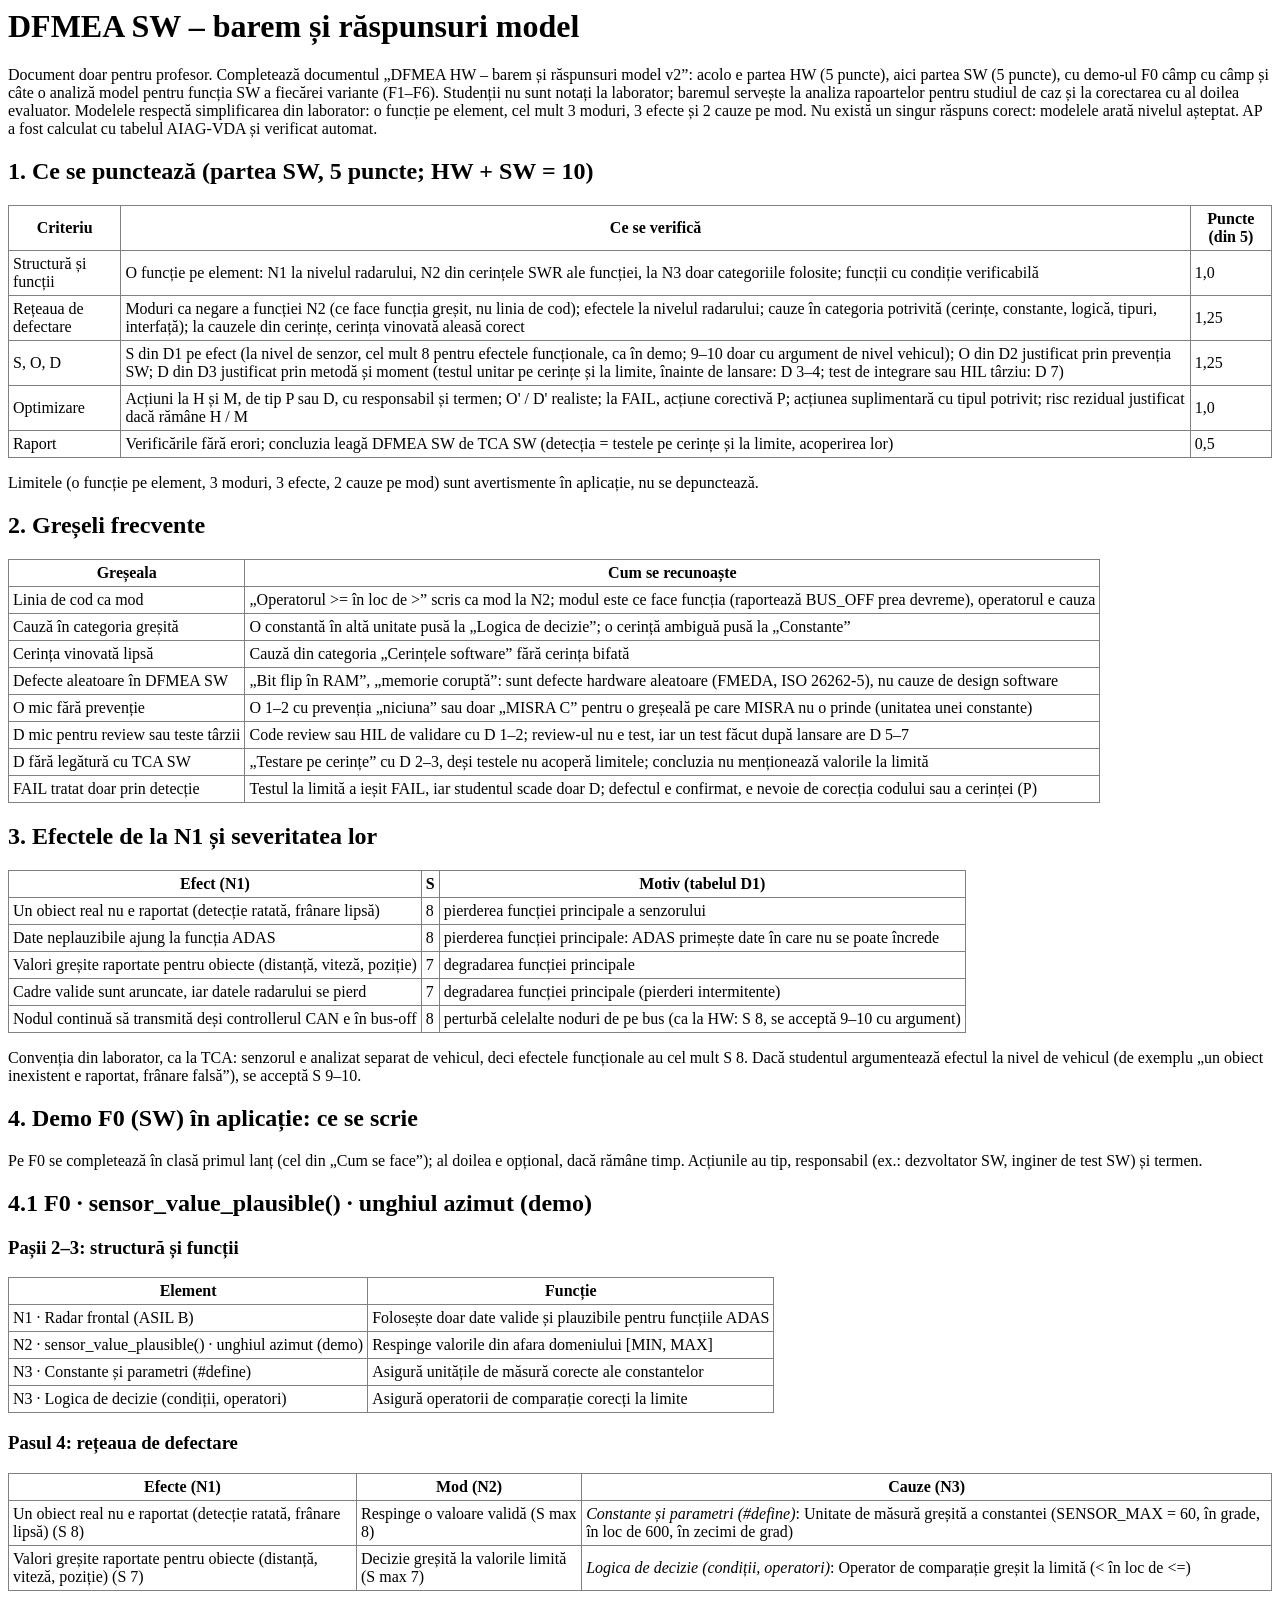
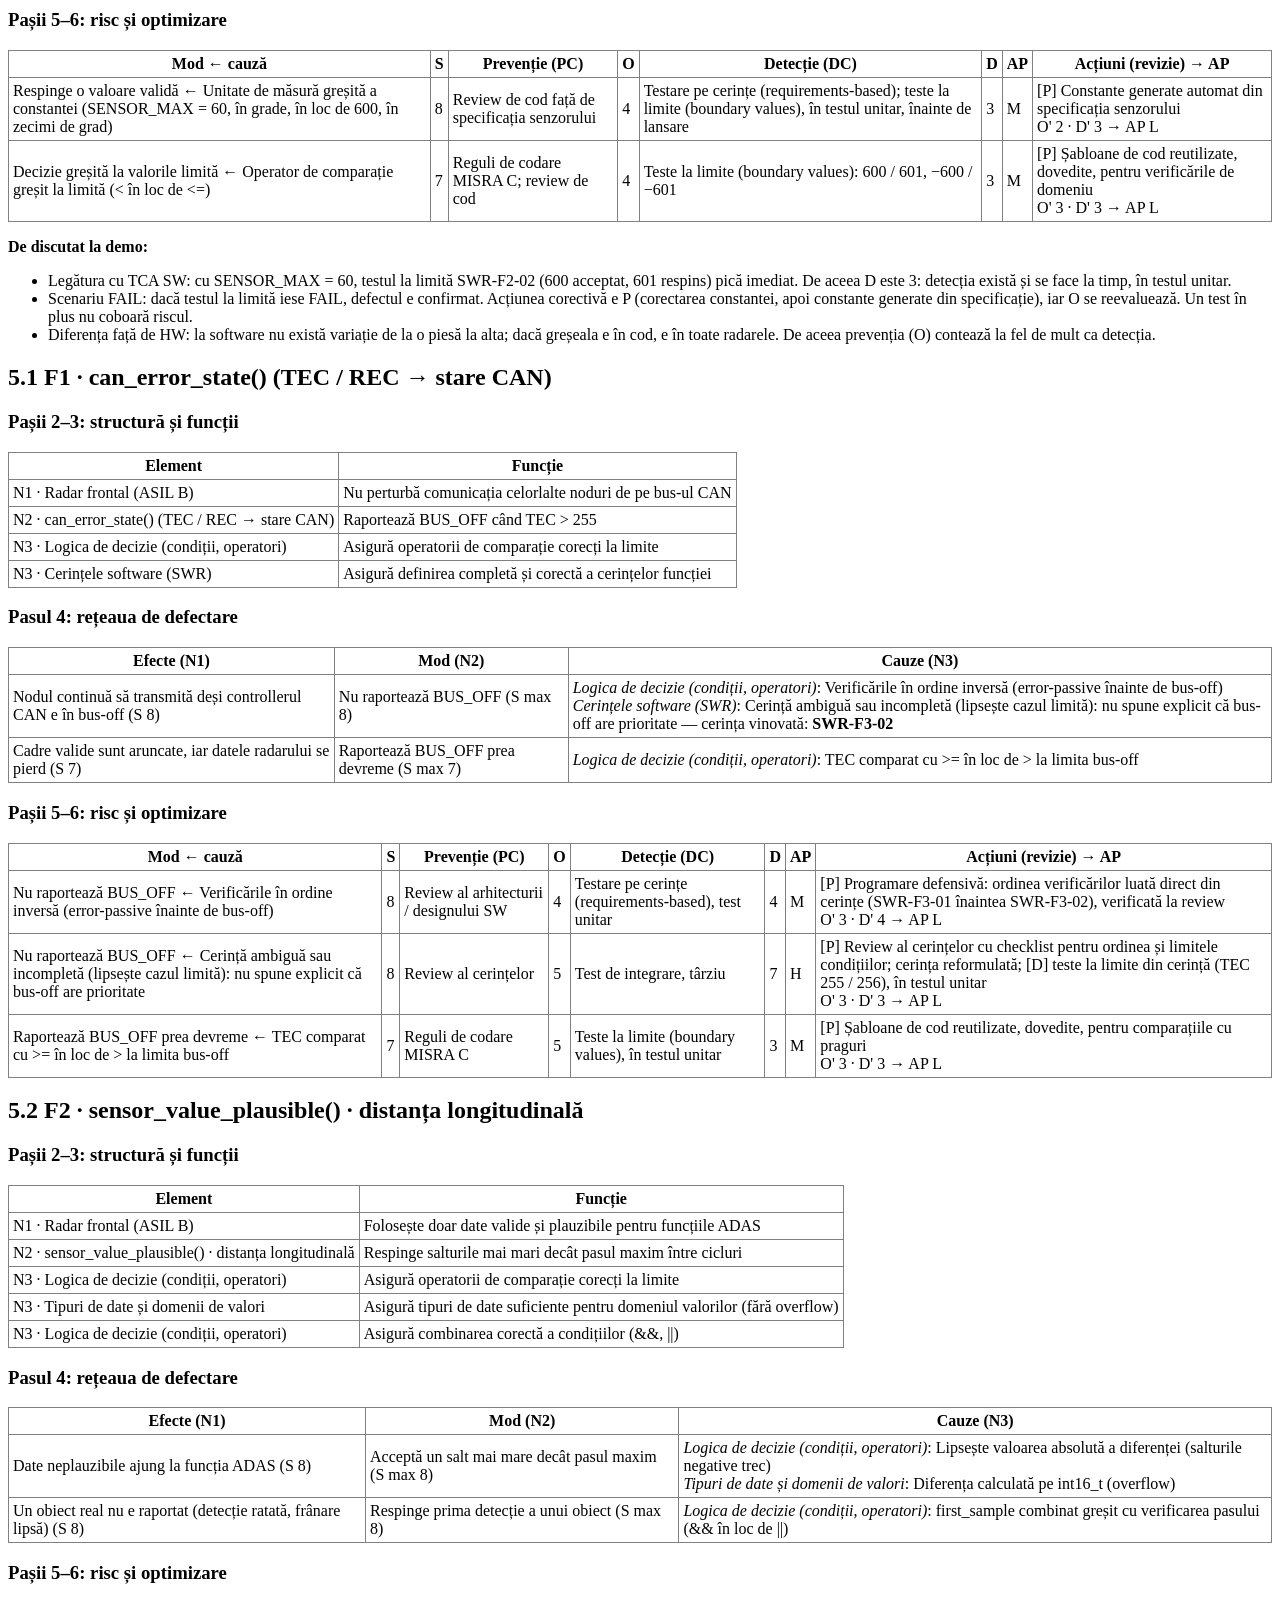
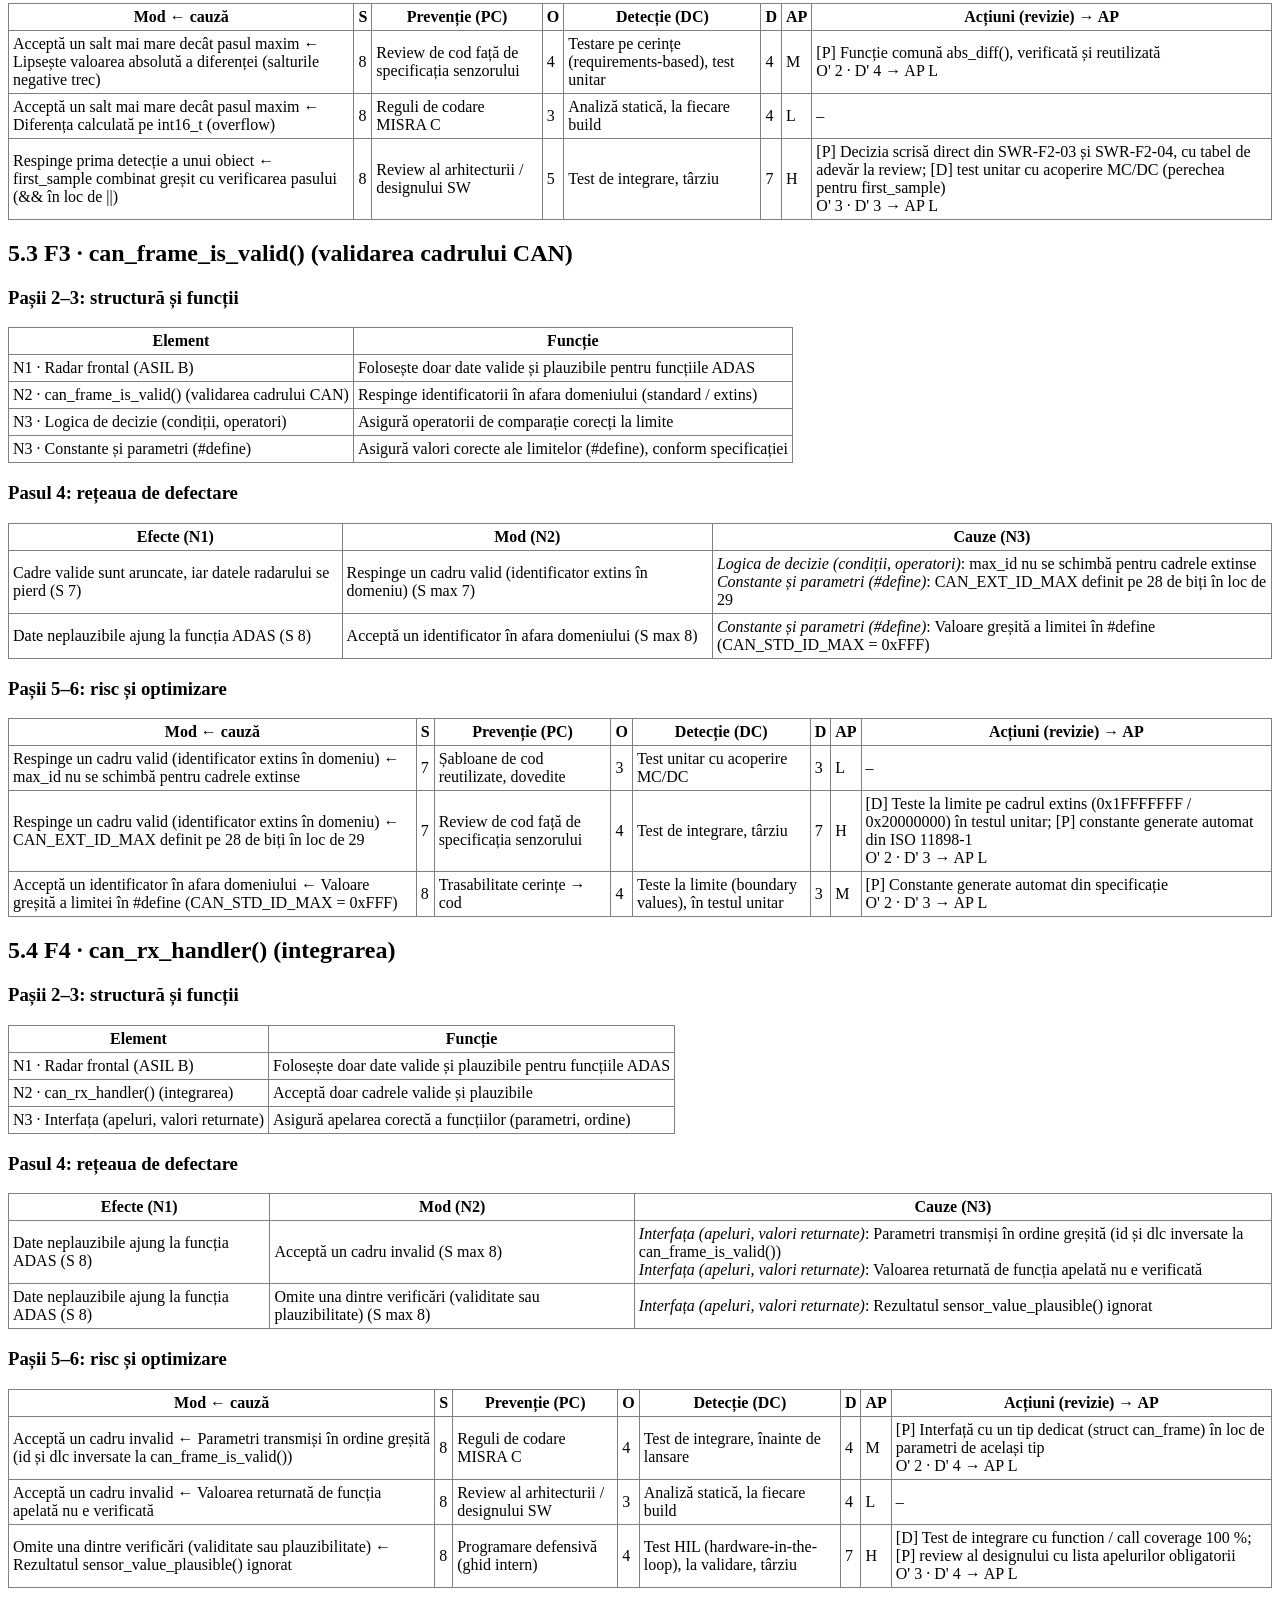
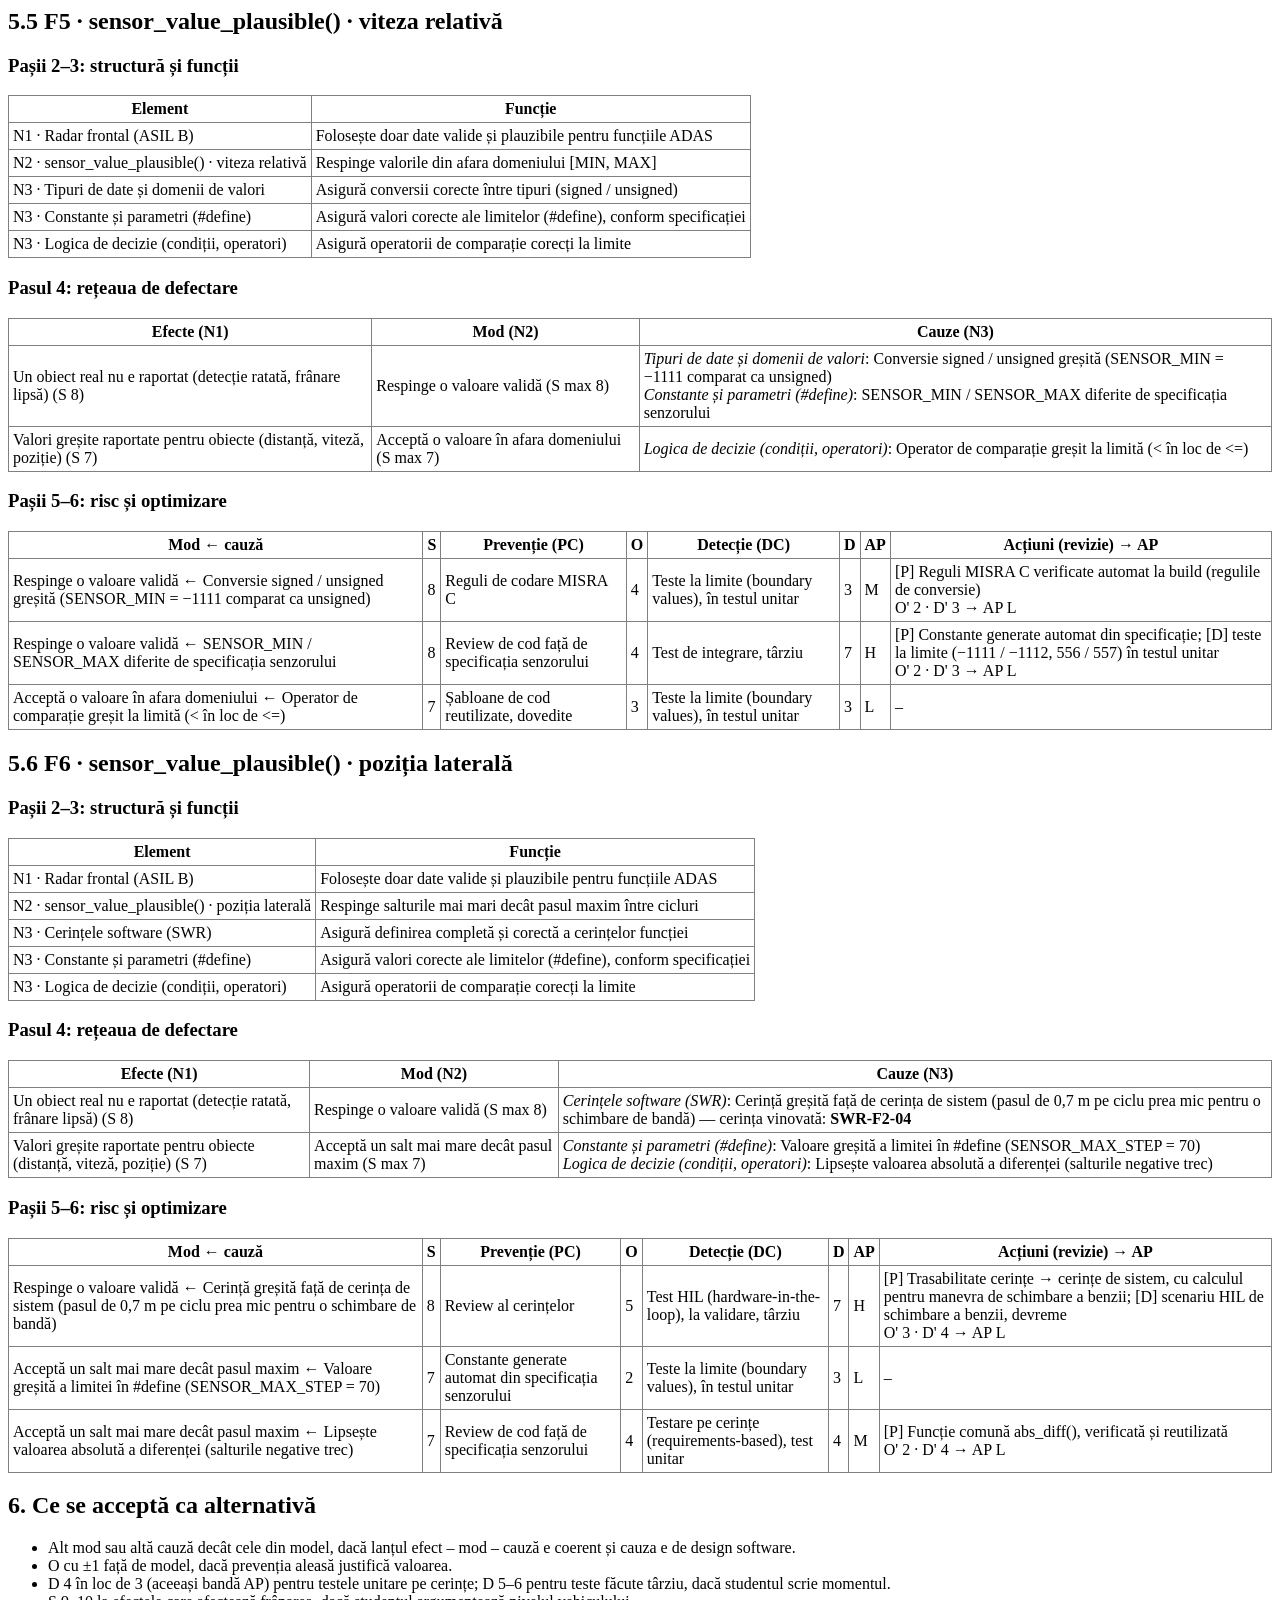
<file: materials/barem_dfmea_sw.html>
<html><head><meta charset='utf-8'></head><body><h1>DFMEA SW – barem și răspunsuri model</h1><p>Document doar pentru profesor. Completează documentul „DFMEA HW – barem și răspunsuri model v2”: acolo e partea HW (5 puncte), aici partea SW (5 puncte), cu demo-ul F0 câmp cu câmp și câte o analiză model pentru funcția SW a fiecărei variante (F1–F6). Studenții nu sunt notați la laborator; baremul servește la analiza rapoartelor pentru studiul de caz și la corectarea cu al doilea evaluator. Modelele respectă simplificarea din laborator: o funcție pe element, cel mult 3 moduri, 3 efecte și 2 cauze pe mod. Nu există un singur răspuns corect: modelele arată nivelul așteptat. AP a fost calculat cu tabelul AIAG-VDA și verificat automat.</p><h2>1. Ce se punctează (partea SW, 5 puncte; HW + SW = 10)</h2><table border='1' cellpadding='4' style='border-collapse:collapse'><tr><th>Criteriu</th><th>Ce se verifică</th><th>Puncte (din 5)</th></tr><tr><td>Structură și funcții</td><td>O funcție pe element: N1 la nivelul radarului, N2 din cerințele SWR ale funcției, la N3 doar categoriile folosite; funcții cu condiție verificabilă</td><td>1,0</td></tr><tr><td>Rețeaua de defectare</td><td>Moduri ca negare a funcției N2 (ce face funcția greșit, nu linia de cod); efectele la nivelul radarului; cauze în categoria potrivită (cerințe, constante, logică, tipuri, interfață); la cauzele din cerințe, cerința vinovată aleasă corect</td><td>1,25</td></tr><tr><td>S, O, D</td><td>S din D1 pe efect (la nivel de senzor, cel mult 8 pentru efectele funcționale, ca în demo; 9–10 doar cu argument de nivel vehicul); O din D2 justificat prin prevenția SW; D din D3 justificat prin metodă și moment (testul unitar pe cerințe și la limite, înainte de lansare: D 3–4; test de integrare sau HIL târziu: D 7)</td><td>1,25</td></tr><tr><td>Optimizare</td><td>Acțiuni la H și M, de tip P sau D, cu responsabil și termen; O' / D' realiste; la FAIL, acțiune corectivă P; acțiunea suplimentară cu tipul potrivit; risc rezidual justificat dacă rămâne H / M</td><td>1,0</td></tr><tr><td>Raport</td><td>Verificările fără erori; concluzia leagă DFMEA SW de TCA SW (detecția = testele pe cerințe și la limite, acoperirea lor)</td><td>0,5</td></tr></table><p>Limitele (o funcție pe element, 3 moduri, 3 efecte, 2 cauze pe mod) sunt avertismente în aplicație, nu se depunctează.</p><h2>2. Greșeli frecvente</h2><table border='1' cellpadding='4' style='border-collapse:collapse'><tr><th>Greșeala</th><th>Cum se recunoaște</th></tr><tr><td>Linia de cod ca mod</td><td>„Operatorul >= în loc de >” scris ca mod la N2; modul este ce face funcția (raportează BUS_OFF prea devreme), operatorul e cauza</td></tr><tr><td>Cauză în categoria greșită</td><td>O constantă în altă unitate pusă la „Logica de decizie”; o cerință ambiguă pusă la „Constante”</td></tr><tr><td>Cerința vinovată lipsă</td><td>Cauză din categoria „Cerințele software” fără cerința bifată</td></tr><tr><td>Defecte aleatoare în DFMEA SW</td><td>„Bit flip în RAM”, „memorie coruptă”: sunt defecte hardware aleatoare (FMEDA, ISO 26262-5), nu cauze de design software</td></tr><tr><td>O mic fără prevenție</td><td>O 1–2 cu prevenția „niciuna” sau doar „MISRA C” pentru o greșeală pe care MISRA nu o prinde (unitatea unei constante)</td></tr><tr><td>D mic pentru review sau teste târzii</td><td>Code review sau HIL de validare cu D 1–2; review-ul nu e test, iar un test făcut după lansare are D 5–7</td></tr><tr><td>D fără legătură cu TCA SW</td><td>„Testare pe cerințe” cu D 2–3, deși testele nu acoperă limitele; concluzia nu menționează valorile la limită</td></tr><tr><td>FAIL tratat doar prin detecție</td><td>Testul la limită a ieșit FAIL, iar studentul scade doar D; defectul e confirmat, e nevoie de corecția codului sau a cerinței (P)</td></tr></table><h2>3. Efectele de la N1 și severitatea lor</h2><table border='1' cellpadding='4' style='border-collapse:collapse'><tr><th>Efect (N1)</th><th>S</th><th>Motiv (tabelul D1)</th></tr><tr><td>Un obiect real nu e raportat (detecție ratată, frânare lipsă)</td><td>8</td><td>pierderea funcției principale a senzorului</td></tr><tr><td>Date neplauzibile ajung la funcția ADAS</td><td>8</td><td>pierderea funcției principale: ADAS primește date în care nu se poate încrede</td></tr><tr><td>Valori greșite raportate pentru obiecte (distanță, viteză, poziție)</td><td>7</td><td>degradarea funcției principale</td></tr><tr><td>Cadre valide sunt aruncate, iar datele radarului se pierd</td><td>7</td><td>degradarea funcției principale (pierderi intermitente)</td></tr><tr><td>Nodul continuă să transmită deși controllerul CAN e în bus-off</td><td>8</td><td>perturbă celelalte noduri de pe bus (ca la HW: S 8, se acceptă 9–10 cu argument)</td></tr></table><p>Convenția din laborator, ca la TCA: senzorul e analizat separat de vehicul, deci efectele funcționale au cel mult S 8. Dacă studentul argumentează efectul la nivel de vehicul (de exemplu „un obiect inexistent e raportat, frânare falsă”), se acceptă S 9–10.</p><h2>4. Demo F0 (SW) în aplicație: ce se scrie</h2><p>Pe F0 se completează în clasă primul lanț (cel din „Cum se face”); al doilea e opțional, dacă rămâne timp. Acțiunile au tip, responsabil (ex.: dezvoltator SW, inginer de test SW) și termen.</p><h2>4.1 F0 · sensor_value_plausible() · unghiul azimut (demo)</h2><h3>Pașii 2–3: structură și funcții</h3><table border='1' cellpadding='4' style='border-collapse:collapse'><tr><th>Element</th><th>Funcție</th></tr><tr><td>N1 · Radar frontal (ASIL B)</td><td>Folosește doar date valide și plauzibile pentru funcțiile ADAS</td></tr><tr><td>N2 · sensor_value_plausible() · unghiul azimut (demo)</td><td>Respinge valorile din afara domeniului [MIN, MAX]</td></tr><tr><td>N3 · Constante și parametri (#define)</td><td>Asigură unitățile de măsură corecte ale constantelor</td></tr><tr><td>N3 · Logica de decizie (condiții, operatori)</td><td>Asigură operatorii de comparație corecți la limite</td></tr></table><h3>Pasul 4: rețeaua de defectare</h3><table border='1' cellpadding='4' style='border-collapse:collapse'><tr><th>Efecte (N1)</th><th>Mod (N2)</th><th>Cauze (N3)</th></tr><tr><td>Un obiect real nu e raportat (detecție ratată, frânare lipsă) (S 8)</td><td>Respinge o valoare validă (S max 8)</td><td><i>Constante și parametri (#define)</i>: Unitate de măsură greșită a constantei (SENSOR_MAX = 60, în grade, în loc de 600, în zecimi de grad)</td></tr><tr><td>Valori greșite raportate pentru obiecte (distanță, viteză, poziție) (S 7)</td><td>Decizie greșită la valorile limită (S max 7)</td><td><i>Logica de decizie (condiții, operatori)</i>: Operator de comparație greșit la limită (&lt; în loc de &lt;=)</td></tr></table><h3>Pașii 5–6: risc și optimizare</h3><table border='1' cellpadding='4' style='border-collapse:collapse'><tr><th>Mod ← cauză</th><th>S</th><th>Prevenție (PC)</th><th>O</th><th>Detecție (DC)</th><th>D</th><th>AP</th><th>Acțiuni (revizie) → AP</th></tr><tr><td>Respinge o valoare validă ← Unitate de măsură greșită a constantei (SENSOR_MAX = 60, în grade, în loc de 600, în zecimi de grad)</td><td>8</td><td>Review de cod față de specificația senzorului</td><td>4</td><td>Testare pe cerințe (requirements-based); teste la limite (boundary values), în testul unitar, înainte de lansare</td><td>3</td><td>M</td><td>[P] Constante generate automat din specificația senzorului<br>O' 2 · D' 3 → AP L</td></tr><tr><td>Decizie greșită la valorile limită ← Operator de comparație greșit la limită (&lt; în loc de &lt;=)</td><td>7</td><td>Reguli de codare MISRA C; review de cod</td><td>4</td><td>Teste la limite (boundary values): 600 / 601, −600 / −601</td><td>3</td><td>M</td><td>[P] Șabloane de cod reutilizate, dovedite, pentru verificările de domeniu<br>O' 3 · D' 3 → AP L</td></tr></table><p><b>De discutat la demo:</b></p><ul><li>Legătura cu TCA SW: cu SENSOR_MAX = 60, testul la limită SWR-F2-02 (600 acceptat, 601 respins) pică imediat. De aceea D este 3: detecția există și se face la timp, în testul unitar.</li><li>Scenariu FAIL: dacă testul la limită iese FAIL, defectul e confirmat. Acțiunea corectivă e P (corectarea constantei, apoi constante generate din specificație), iar O se reevaluează. Un test în plus nu coboară riscul.</li><li>Diferența față de HW: la software nu există variație de la o piesă la alta; dacă greșeala e în cod, e în toate radarele. De aceea prevenția (O) contează la fel de mult ca detecția.</li></ul><h2>5.1 F1 · can_error_state() (TEC / REC → stare CAN)</h2><h3>Pașii 2–3: structură și funcții</h3><table border='1' cellpadding='4' style='border-collapse:collapse'><tr><th>Element</th><th>Funcție</th></tr><tr><td>N1 · Radar frontal (ASIL B)</td><td>Nu perturbă comunicația celorlalte noduri de pe bus-ul CAN</td></tr><tr><td>N2 · can_error_state() (TEC / REC → stare CAN)</td><td>Raportează BUS_OFF când TEC &gt; 255</td></tr><tr><td>N3 · Logica de decizie (condiții, operatori)</td><td>Asigură operatorii de comparație corecți la limite</td></tr><tr><td>N3 · Cerințele software (SWR)</td><td>Asigură definirea completă și corectă a cerințelor funcției</td></tr></table><h3>Pasul 4: rețeaua de defectare</h3><table border='1' cellpadding='4' style='border-collapse:collapse'><tr><th>Efecte (N1)</th><th>Mod (N2)</th><th>Cauze (N3)</th></tr><tr><td>Nodul continuă să transmită deși controllerul CAN e în bus-off (S 8)</td><td>Nu raportează BUS_OFF (S max 8)</td><td><i>Logica de decizie (condiții, operatori)</i>: Verificările în ordine inversă (error-passive înainte de bus-off)<br><i>Cerințele software (SWR)</i>: Cerință ambiguă sau incompletă (lipsește cazul limită): nu spune explicit că bus-off are prioritate — cerința vinovată: <b>SWR-F3-02</b></td></tr><tr><td>Cadre valide sunt aruncate, iar datele radarului se pierd (S 7)</td><td>Raportează BUS_OFF prea devreme (S max 7)</td><td><i>Logica de decizie (condiții, operatori)</i>: TEC comparat cu &gt;= în loc de &gt; la limita bus-off</td></tr></table><h3>Pașii 5–6: risc și optimizare</h3><table border='1' cellpadding='4' style='border-collapse:collapse'><tr><th>Mod ← cauză</th><th>S</th><th>Prevenție (PC)</th><th>O</th><th>Detecție (DC)</th><th>D</th><th>AP</th><th>Acțiuni (revizie) → AP</th></tr><tr><td>Nu raportează BUS_OFF ← Verificările în ordine inversă (error-passive înainte de bus-off)</td><td>8</td><td>Review al arhitecturii / designului SW</td><td>4</td><td>Testare pe cerințe (requirements-based), test unitar</td><td>4</td><td>M</td><td>[P] Programare defensivă: ordinea verificărilor luată direct din cerințe (SWR-F3-01 înaintea SWR-F3-02), verificată la review<br>O' 3 · D' 4 → AP L</td></tr><tr><td>Nu raportează BUS_OFF ← Cerință ambiguă sau incompletă (lipsește cazul limită): nu spune explicit că bus-off are prioritate</td><td>8</td><td>Review al cerințelor</td><td>5</td><td>Test de integrare, târziu</td><td>7</td><td>H</td><td>[P] Review al cerințelor cu checklist pentru ordinea și limitele condițiilor; cerința reformulată; [D] teste la limite din cerință (TEC 255 / 256), în testul unitar<br>O' 3 · D' 3 → AP L</td></tr><tr><td>Raportează BUS_OFF prea devreme ← TEC comparat cu &gt;= în loc de &gt; la limita bus-off</td><td>7</td><td>Reguli de codare MISRA C</td><td>5</td><td>Teste la limite (boundary values), în testul unitar</td><td>3</td><td>M</td><td>[P] Șabloane de cod reutilizate, dovedite, pentru comparațiile cu praguri<br>O' 3 · D' 3 → AP L</td></tr></table><h2>5.2 F2 · sensor_value_plausible() · distanța longitudinală</h2><h3>Pașii 2–3: structură și funcții</h3><table border='1' cellpadding='4' style='border-collapse:collapse'><tr><th>Element</th><th>Funcție</th></tr><tr><td>N1 · Radar frontal (ASIL B)</td><td>Folosește doar date valide și plauzibile pentru funcțiile ADAS</td></tr><tr><td>N2 · sensor_value_plausible() · distanța longitudinală</td><td>Respinge salturile mai mari decât pasul maxim între cicluri</td></tr><tr><td>N3 · Logica de decizie (condiții, operatori)</td><td>Asigură operatorii de comparație corecți la limite</td></tr><tr><td>N3 · Tipuri de date și domenii de valori</td><td>Asigură tipuri de date suficiente pentru domeniul valorilor (fără overflow)</td></tr><tr><td>N3 · Logica de decizie (condiții, operatori)</td><td>Asigură combinarea corectă a condițiilor (&amp;&amp;, ||)</td></tr></table><h3>Pasul 4: rețeaua de defectare</h3><table border='1' cellpadding='4' style='border-collapse:collapse'><tr><th>Efecte (N1)</th><th>Mod (N2)</th><th>Cauze (N3)</th></tr><tr><td>Date neplauzibile ajung la funcția ADAS (S 8)</td><td>Acceptă un salt mai mare decât pasul maxim (S max 8)</td><td><i>Logica de decizie (condiții, operatori)</i>: Lipsește valoarea absolută a diferenței (salturile negative trec)<br><i>Tipuri de date și domenii de valori</i>: Diferența calculată pe int16_t (overflow)</td></tr><tr><td>Un obiect real nu e raportat (detecție ratată, frânare lipsă) (S 8)</td><td>Respinge prima detecție a unui obiect (S max 8)</td><td><i>Logica de decizie (condiții, operatori)</i>: first_sample combinat greșit cu verificarea pasului (&amp;&amp; în loc de ||)</td></tr></table><h3>Pașii 5–6: risc și optimizare</h3><table border='1' cellpadding='4' style='border-collapse:collapse'><tr><th>Mod ← cauză</th><th>S</th><th>Prevenție (PC)</th><th>O</th><th>Detecție (DC)</th><th>D</th><th>AP</th><th>Acțiuni (revizie) → AP</th></tr><tr><td>Acceptă un salt mai mare decât pasul maxim ← Lipsește valoarea absolută a diferenței (salturile negative trec)</td><td>8</td><td>Review de cod față de specificația senzorului</td><td>4</td><td>Testare pe cerințe (requirements-based), test unitar</td><td>4</td><td>M</td><td>[P] Funcție comună abs_diff(), verificată și reutilizată<br>O' 2 · D' 4 → AP L</td></tr><tr><td>Acceptă un salt mai mare decât pasul maxim ← Diferența calculată pe int16_t (overflow)</td><td>8</td><td>Reguli de codare MISRA C</td><td>3</td><td>Analiză statică, la fiecare build</td><td>4</td><td>L</td><td>–</td></tr><tr><td>Respinge prima detecție a unui obiect ← first_sample combinat greșit cu verificarea pasului (&amp;&amp; în loc de ||)</td><td>8</td><td>Review al arhitecturii / designului SW</td><td>5</td><td>Test de integrare, târziu</td><td>7</td><td>H</td><td>[P] Decizia scrisă direct din SWR-F2-03 și SWR-F2-04, cu tabel de adevăr la review; [D] test unitar cu acoperire MC/DC (perechea pentru first_sample)<br>O' 3 · D' 3 → AP L</td></tr></table><h2>5.3 F3 · can_frame_is_valid() (validarea cadrului CAN)</h2><h3>Pașii 2–3: structură și funcții</h3><table border='1' cellpadding='4' style='border-collapse:collapse'><tr><th>Element</th><th>Funcție</th></tr><tr><td>N1 · Radar frontal (ASIL B)</td><td>Folosește doar date valide și plauzibile pentru funcțiile ADAS</td></tr><tr><td>N2 · can_frame_is_valid() (validarea cadrului CAN)</td><td>Respinge identificatorii în afara domeniului (standard / extins)</td></tr><tr><td>N3 · Logica de decizie (condiții, operatori)</td><td>Asigură operatorii de comparație corecți la limite</td></tr><tr><td>N3 · Constante și parametri (#define)</td><td>Asigură valori corecte ale limitelor (#define), conform specificației</td></tr></table><h3>Pasul 4: rețeaua de defectare</h3><table border='1' cellpadding='4' style='border-collapse:collapse'><tr><th>Efecte (N1)</th><th>Mod (N2)</th><th>Cauze (N3)</th></tr><tr><td>Cadre valide sunt aruncate, iar datele radarului se pierd (S 7)</td><td>Respinge un cadru valid (identificator extins în domeniu) (S max 7)</td><td><i>Logica de decizie (condiții, operatori)</i>: max_id nu se schimbă pentru cadrele extinse<br><i>Constante și parametri (#define)</i>: CAN_EXT_ID_MAX definit pe 28 de biți în loc de 29</td></tr><tr><td>Date neplauzibile ajung la funcția ADAS (S 8)</td><td>Acceptă un identificator în afara domeniului (S max 8)</td><td><i>Constante și parametri (#define)</i>: Valoare greșită a limitei în #define (CAN_STD_ID_MAX = 0xFFF)</td></tr></table><h3>Pașii 5–6: risc și optimizare</h3><table border='1' cellpadding='4' style='border-collapse:collapse'><tr><th>Mod ← cauză</th><th>S</th><th>Prevenție (PC)</th><th>O</th><th>Detecție (DC)</th><th>D</th><th>AP</th><th>Acțiuni (revizie) → AP</th></tr><tr><td>Respinge un cadru valid (identificator extins în domeniu) ← max_id nu se schimbă pentru cadrele extinse</td><td>7</td><td>Șabloane de cod reutilizate, dovedite</td><td>3</td><td>Test unitar cu acoperire MC/DC</td><td>3</td><td>L</td><td>–</td></tr><tr><td>Respinge un cadru valid (identificator extins în domeniu) ← CAN_EXT_ID_MAX definit pe 28 de biți în loc de 29</td><td>7</td><td>Review de cod față de specificația senzorului</td><td>4</td><td>Test de integrare, târziu</td><td>7</td><td>H</td><td>[D] Teste la limite pe cadrul extins (0x1FFFFFFF / 0x20000000) în testul unitar; [P] constante generate automat din ISO 11898-1<br>O' 2 · D' 3 → AP L</td></tr><tr><td>Acceptă un identificator în afara domeniului ← Valoare greșită a limitei în #define (CAN_STD_ID_MAX = 0xFFF)</td><td>8</td><td>Trasabilitate cerințe → cod</td><td>4</td><td>Teste la limite (boundary values), în testul unitar</td><td>3</td><td>M</td><td>[P] Constante generate automat din specificație<br>O' 2 · D' 3 → AP L</td></tr></table><h2>5.4 F4 · can_rx_handler() (integrarea)</h2><h3>Pașii 2–3: structură și funcții</h3><table border='1' cellpadding='4' style='border-collapse:collapse'><tr><th>Element</th><th>Funcție</th></tr><tr><td>N1 · Radar frontal (ASIL B)</td><td>Folosește doar date valide și plauzibile pentru funcțiile ADAS</td></tr><tr><td>N2 · can_rx_handler() (integrarea)</td><td>Acceptă doar cadrele valide și plauzibile</td></tr><tr><td>N3 · Interfața (apeluri, valori returnate)</td><td>Asigură apelarea corectă a funcțiilor (parametri, ordine)</td></tr></table><h3>Pasul 4: rețeaua de defectare</h3><table border='1' cellpadding='4' style='border-collapse:collapse'><tr><th>Efecte (N1)</th><th>Mod (N2)</th><th>Cauze (N3)</th></tr><tr><td>Date neplauzibile ajung la funcția ADAS (S 8)</td><td>Acceptă un cadru invalid (S max 8)</td><td><i>Interfața (apeluri, valori returnate)</i>: Parametri transmiși în ordine greșită (id și dlc inversate la can_frame_is_valid())<br><i>Interfața (apeluri, valori returnate)</i>: Valoarea returnată de funcția apelată nu e verificată</td></tr><tr><td>Date neplauzibile ajung la funcția ADAS (S 8)</td><td>Omite una dintre verificări (validitate sau plauzibilitate) (S max 8)</td><td><i>Interfața (apeluri, valori returnate)</i>: Rezultatul sensor_value_plausible() ignorat</td></tr></table><h3>Pașii 5–6: risc și optimizare</h3><table border='1' cellpadding='4' style='border-collapse:collapse'><tr><th>Mod ← cauză</th><th>S</th><th>Prevenție (PC)</th><th>O</th><th>Detecție (DC)</th><th>D</th><th>AP</th><th>Acțiuni (revizie) → AP</th></tr><tr><td>Acceptă un cadru invalid ← Parametri transmiși în ordine greșită (id și dlc inversate la can_frame_is_valid())</td><td>8</td><td>Reguli de codare MISRA C</td><td>4</td><td>Test de integrare, înainte de lansare</td><td>4</td><td>M</td><td>[P] Interfață cu un tip dedicat (struct can_frame) în loc de parametri de același tip<br>O' 2 · D' 4 → AP L</td></tr><tr><td>Acceptă un cadru invalid ← Valoarea returnată de funcția apelată nu e verificată</td><td>8</td><td>Review al arhitecturii / designului SW</td><td>3</td><td>Analiză statică, la fiecare build</td><td>4</td><td>L</td><td>–</td></tr><tr><td>Omite una dintre verificări (validitate sau plauzibilitate) ← Rezultatul sensor_value_plausible() ignorat</td><td>8</td><td>Programare defensivă (ghid intern)</td><td>4</td><td>Test HIL (hardware-in-the-loop), la validare, târziu</td><td>7</td><td>H</td><td>[D] Test de integrare cu function / call coverage 100 %; [P] review al designului cu lista apelurilor obligatorii<br>O' 3 · D' 4 → AP L</td></tr></table><h2>5.5 F5 · sensor_value_plausible() · viteza relativă</h2><h3>Pașii 2–3: structură și funcții</h3><table border='1' cellpadding='4' style='border-collapse:collapse'><tr><th>Element</th><th>Funcție</th></tr><tr><td>N1 · Radar frontal (ASIL B)</td><td>Folosește doar date valide și plauzibile pentru funcțiile ADAS</td></tr><tr><td>N2 · sensor_value_plausible() · viteza relativă</td><td>Respinge valorile din afara domeniului [MIN, MAX]</td></tr><tr><td>N3 · Tipuri de date și domenii de valori</td><td>Asigură conversii corecte între tipuri (signed / unsigned)</td></tr><tr><td>N3 · Constante și parametri (#define)</td><td>Asigură valori corecte ale limitelor (#define), conform specificației</td></tr><tr><td>N3 · Logica de decizie (condiții, operatori)</td><td>Asigură operatorii de comparație corecți la limite</td></tr></table><h3>Pasul 4: rețeaua de defectare</h3><table border='1' cellpadding='4' style='border-collapse:collapse'><tr><th>Efecte (N1)</th><th>Mod (N2)</th><th>Cauze (N3)</th></tr><tr><td>Un obiect real nu e raportat (detecție ratată, frânare lipsă) (S 8)</td><td>Respinge o valoare validă (S max 8)</td><td><i>Tipuri de date și domenii de valori</i>: Conversie signed / unsigned greșită (SENSOR_MIN = −1111 comparat ca unsigned)<br><i>Constante și parametri (#define)</i>: SENSOR_MIN / SENSOR_MAX diferite de specificația senzorului</td></tr><tr><td>Valori greșite raportate pentru obiecte (distanță, viteză, poziție) (S 7)</td><td>Acceptă o valoare în afara domeniului (S max 7)</td><td><i>Logica de decizie (condiții, operatori)</i>: Operator de comparație greșit la limită (&lt; în loc de &lt;=)</td></tr></table><h3>Pașii 5–6: risc și optimizare</h3><table border='1' cellpadding='4' style='border-collapse:collapse'><tr><th>Mod ← cauză</th><th>S</th><th>Prevenție (PC)</th><th>O</th><th>Detecție (DC)</th><th>D</th><th>AP</th><th>Acțiuni (revizie) → AP</th></tr><tr><td>Respinge o valoare validă ← Conversie signed / unsigned greșită (SENSOR_MIN = −1111 comparat ca unsigned)</td><td>8</td><td>Reguli de codare MISRA C</td><td>4</td><td>Teste la limite (boundary values), în testul unitar</td><td>3</td><td>M</td><td>[P] Reguli MISRA C verificate automat la build (regulile de conversie)<br>O' 2 · D' 3 → AP L</td></tr><tr><td>Respinge o valoare validă ← SENSOR_MIN / SENSOR_MAX diferite de specificația senzorului</td><td>8</td><td>Review de cod față de specificația senzorului</td><td>4</td><td>Test de integrare, târziu</td><td>7</td><td>H</td><td>[P] Constante generate automat din specificație; [D] teste la limite (−1111 / −1112, 556 / 557) în testul unitar<br>O' 2 · D' 3 → AP L</td></tr><tr><td>Acceptă o valoare în afara domeniului ← Operator de comparație greșit la limită (&lt; în loc de &lt;=)</td><td>7</td><td>Șabloane de cod reutilizate, dovedite</td><td>3</td><td>Teste la limite (boundary values), în testul unitar</td><td>3</td><td>L</td><td>–</td></tr></table><h2>5.6 F6 · sensor_value_plausible() · poziția laterală</h2><h3>Pașii 2–3: structură și funcții</h3><table border='1' cellpadding='4' style='border-collapse:collapse'><tr><th>Element</th><th>Funcție</th></tr><tr><td>N1 · Radar frontal (ASIL B)</td><td>Folosește doar date valide și plauzibile pentru funcțiile ADAS</td></tr><tr><td>N2 · sensor_value_plausible() · poziția laterală</td><td>Respinge salturile mai mari decât pasul maxim între cicluri</td></tr><tr><td>N3 · Cerințele software (SWR)</td><td>Asigură definirea completă și corectă a cerințelor funcției</td></tr><tr><td>N3 · Constante și parametri (#define)</td><td>Asigură valori corecte ale limitelor (#define), conform specificației</td></tr><tr><td>N3 · Logica de decizie (condiții, operatori)</td><td>Asigură operatorii de comparație corecți la limite</td></tr></table><h3>Pasul 4: rețeaua de defectare</h3><table border='1' cellpadding='4' style='border-collapse:collapse'><tr><th>Efecte (N1)</th><th>Mod (N2)</th><th>Cauze (N3)</th></tr><tr><td>Un obiect real nu e raportat (detecție ratată, frânare lipsă) (S 8)</td><td>Respinge o valoare validă (S max 8)</td><td><i>Cerințele software (SWR)</i>: Cerință greșită față de cerința de sistem (pasul de 0,7 m pe ciclu prea mic pentru o schimbare de bandă) — cerința vinovată: <b>SWR-F2-04</b></td></tr><tr><td>Valori greșite raportate pentru obiecte (distanță, viteză, poziție) (S 7)</td><td>Acceptă un salt mai mare decât pasul maxim (S max 7)</td><td><i>Constante și parametri (#define)</i>: Valoare greșită a limitei în #define (SENSOR_MAX_STEP = 70)<br><i>Logica de decizie (condiții, operatori)</i>: Lipsește valoarea absolută a diferenței (salturile negative trec)</td></tr></table><h3>Pașii 5–6: risc și optimizare</h3><table border='1' cellpadding='4' style='border-collapse:collapse'><tr><th>Mod ← cauză</th><th>S</th><th>Prevenție (PC)</th><th>O</th><th>Detecție (DC)</th><th>D</th><th>AP</th><th>Acțiuni (revizie) → AP</th></tr><tr><td>Respinge o valoare validă ← Cerință greșită față de cerința de sistem (pasul de 0,7 m pe ciclu prea mic pentru o schimbare de bandă)</td><td>8</td><td>Review al cerințelor</td><td>5</td><td>Test HIL (hardware-in-the-loop), la validare, târziu</td><td>7</td><td>H</td><td>[P] Trasabilitate cerințe → cerințe de sistem, cu calculul pentru manevra de schimbare a benzii; [D] scenariu HIL de schimbare a benzii, devreme<br>O' 3 · D' 4 → AP L</td></tr><tr><td>Acceptă un salt mai mare decât pasul maxim ← Valoare greșită a limitei în #define (SENSOR_MAX_STEP = 70)</td><td>7</td><td>Constante generate automat din specificația senzorului</td><td>2</td><td>Teste la limite (boundary values), în testul unitar</td><td>3</td><td>L</td><td>–</td></tr><tr><td>Acceptă un salt mai mare decât pasul maxim ← Lipsește valoarea absolută a diferenței (salturile negative trec)</td><td>7</td><td>Review de cod față de specificația senzorului</td><td>4</td><td>Testare pe cerințe (requirements-based), test unitar</td><td>4</td><td>M</td><td>[P] Funcție comună abs_diff(), verificată și reutilizată<br>O' 2 · D' 4 → AP L</td></tr></table><h2>6. Ce se acceptă ca alternativă</h2><ul><li>Alt mod sau altă cauză decât cele din model, dacă lanțul efect – mod – cauză e coerent și cauza e de design software.</li><li>O cu ±1 față de model, dacă prevenția aleasă justifică valoarea.</li><li>D 4 în loc de 3 (aceeași bandă AP) pentru testele unitare pe cerințe; D 5–6 pentru teste făcute târziu, dacă studentul scrie momentul.</li><li>S 9–10 la efectele care afectează frânarea, dacă studentul argumentează nivelul vehiculului.</li></ul></body></html>
</file>
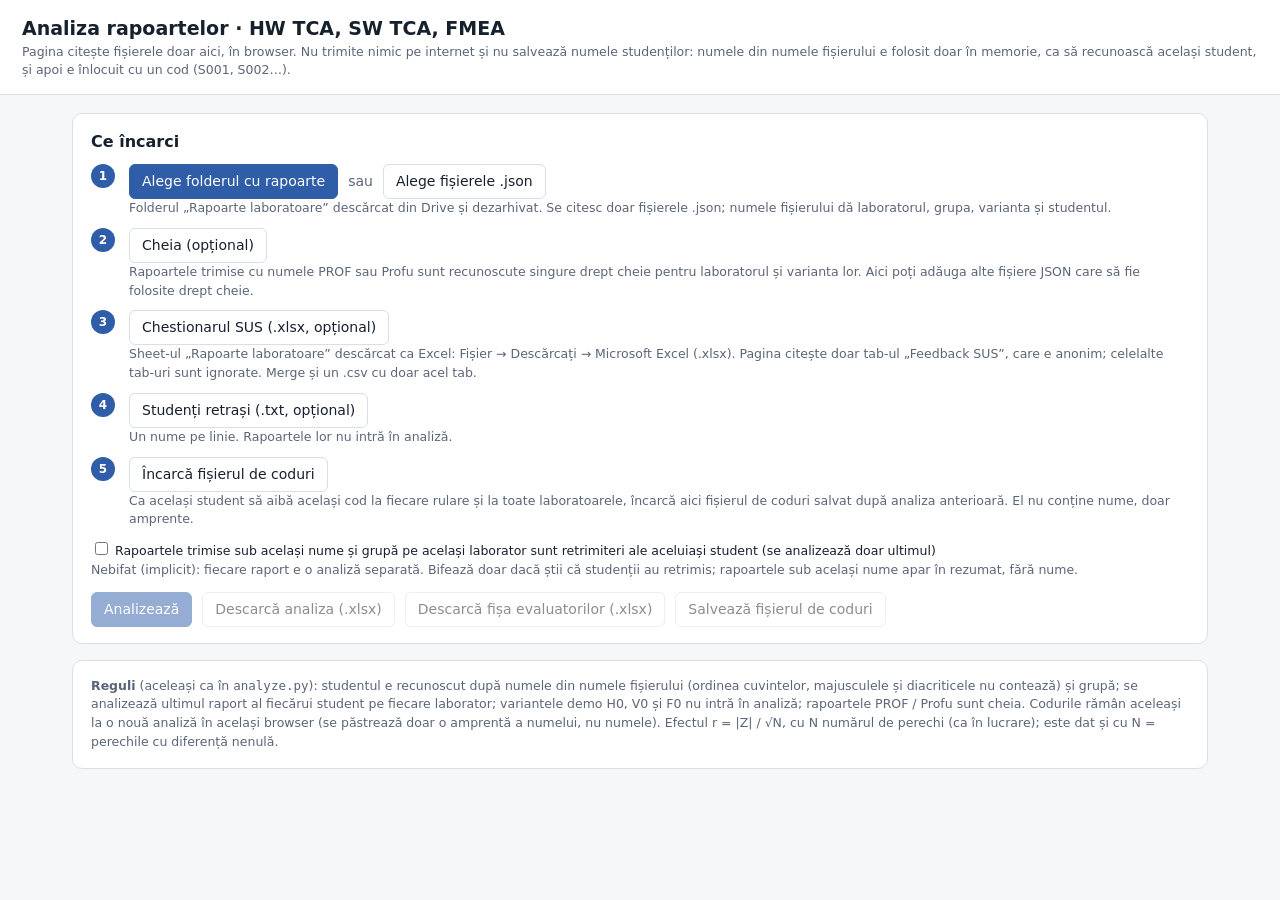
<file: tools/analysis/Analiza_rapoarte.html>
<!doctype html>
<html lang="ro">
<head>
<meta charset="utf-8">
<meta name="viewport" content="width=device-width, initial-scale=1">
<meta http-equiv="Content-Security-Policy" content="default-src 'none'; script-src 'unsafe-inline'; style-src 'unsafe-inline'; img-src data: blob:; connect-src 'none'; form-action 'none'; base-uri 'none'">
<title>Analiza rapoartelor · laboratoare HW TCA, SW TCA, FMEA</title>
<style>
:root{--ink:#17202D;--muted:#5B6578;--line:#D9DEE7;--acc:#2F5DA8;--bg:#F6F7F9;--ok:#1D7F54;--bad:#B83434}
*{box-sizing:border-box}body{margin:0;font:14px/1.5 system-ui,-apple-system,"Segoe UI",Arial,sans-serif;color:var(--ink);background:var(--bg)}
header{background:#fff;border-bottom:1px solid var(--line);padding:14px 22px}h1{font-size:19px;margin:0}
main{max-width:1180px;margin:0 auto;padding:18px 22px 60px}
.card{background:#fff;border:1px solid var(--line);border-radius:10px;padding:16px 18px;margin-bottom:16px}
h2{font-size:16px;margin:0 0 10px}h3{font-size:14px;margin:16px 0 6px}
.step{display:grid;grid-template-columns:28px 1fr;gap:6px 10px;margin:10px 0;align-items:start}.step>b{background:var(--acc);color:#fff;border-radius:50%;width:24px;height:24px;display:grid;place-items:center;font-size:12px}
.btn{font:inherit;border:1px solid var(--line);background:#fff;border-radius:6px;padding:6px 12px;cursor:pointer;color:var(--ink);display:inline-block}
.btn:hover{border-color:var(--acc)}.btn.pri{background:var(--acc);color:#fff;border-color:var(--acc)}.btn:disabled{opacity:.5;cursor:default}
.btn input{display:none}.muted{color:var(--muted)}.small{font-size:12.5px}.st{margin-left:8px}
table{border-collapse:collapse;font-size:12.5px;margin:4px 0 10px;width:100%}th,td{border:1px solid var(--line);padding:3px 7px;text-align:left;vertical-align:top}th{background:#EEF2F8}
td.n{text-align:right;font-variant-numeric:tabular-nums}.warn{color:var(--bad)}.okc{color:var(--ok)}
.row{display:flex;gap:10px;flex-wrap:wrap;align-items:center}
.note{background:#FFF8E1;border:1px solid #F0DFA8;border-radius:8px;padding:8px 12px;font-size:13px}
</style>
</head>
<body>
<header><h1>Analiza rapoartelor · HW TCA, SW TCA, FMEA</h1>
<div class="muted small">Pagina citește fișierele doar aici, în browser. Nu trimite nimic pe internet și nu salvează numele studenților: numele din numele fișierului e folosit doar în memorie, ca să recunoască același student, și apoi e înlocuit cu un cod (S001, S002…).</div></header>
<main>
<section class="card">
  <h2>Ce încarci</h2>
  <div class="step"><b>1</b><div><div class="row"><label class="btn pri">Alege folderul cu rapoarte<input type="file" id="dir" webkitdirectory directory multiple></label>
    <span class="muted">sau</span><label class="btn">Alege fișierele .json<input type="file" id="files" multiple accept=".json,application/json"></label><span id="stFiles" class="st muted small"></span></div>
    <div class="muted small">Folderul „Rapoarte laboratoare” descărcat din Drive și dezarhivat. Se citesc doar fișierele .json; numele fișierului dă laboratorul, grupa, varianta și studentul.</div></div></div>
  <div class="step"><b>2</b><div><div class="row"><label class="btn">Cheia (opțional)<input type="file" id="keys" multiple accept=".json,application/json"></label><span id="stKeys" class="st muted small"></span></div>
    <div class="muted small">Rapoartele trimise cu numele PROF sau Profu sunt recunoscute singure drept cheie pentru laboratorul și varianta lor. Aici poți adăuga alte fișiere JSON care să fie folosite drept cheie.</div></div></div>
  <div class="step"><b>3</b><div><div class="row"><label class="btn">Chestionarul SUS (.xlsx, opțional)<input type="file" id="sus" accept=".xlsx,.csv,application/vnd.openxmlformats-officedocument.spreadsheetml.sheet,text/csv"></label><span id="stSus" class="st muted small"></span></div>
    <div class="muted small">Sheet-ul „Rapoarte laboratoare” descărcat ca Excel: Fișier → Descărcați → Microsoft Excel (.xlsx). Pagina citește doar tab-ul „Feedback SUS”, care e anonim; celelalte tab-uri sunt ignorate. Merge și un .csv cu doar acel tab.</div></div></div>
  <div class="step"><b>4</b><div><div class="row"><label class="btn">Studenți retrași (.txt, opțional)<input type="file" id="wd" accept=".txt,text/plain"></label><span id="stWd" class="st muted small"></span></div>
    <div class="muted small">Un nume pe linie. Rapoartele lor nu intră în analiză.</div></div></div>
  <div class="step"><b>5</b><div><div class="row"><label class="btn">Încarcă fișierul de coduri<input type="file" id="codesIn" accept=".json,application/json"></label><span id="stCodes" class="st muted small"></span></div>
    <div class="muted small">Ca același student să aibă același cod la fiecare rulare și la toate laboratoarele, încarcă aici fișierul de coduri salvat după analiza anterioară. El nu conține nume, doar amprente.</div></div></div>
  <label class="small" style="display:block;margin:10px 0 0"><input type="checkbox" id="merge"> Rapoartele trimise sub același nume și grupă pe același laborator sunt retrimiteri ale aceluiași student (se analizează doar ultimul)</label>
  <div class="muted small">Nebifat (implicit): fiecare raport e o analiză separată. Bifează doar dacă știi că studenții au retrimis; rapoartele sub același nume apar în rezumat, fără nume.</div>
  <div class="row" style="margin-top:12px"><button class="btn pri" id="run" disabled>Analizează</button>
    <button class="btn" id="dlA" disabled>Descarcă analiza (.xlsx)</button><button class="btn" id="dlR" disabled>Descarcă fișa evaluatorilor (.xlsx)</button><button class="btn" id="dlC" disabled>Salvează fișierul de coduri</button></div>
</section>
<section id="out"></section>
<section class="card small muted">
  <b>Reguli</b> (aceleași ca în <code>analyze.py</code>): studentul e recunoscut după numele din numele fișierului (ordinea cuvintelor, majusculele și diacriticele nu contează) și grupă; se analizează ultimul raport al fiecărui student pe fiecare laborator; variantele demo H0, V0 și F0 nu intră în analiză; rapoartele PROF / Profu sunt cheia. Codurile rămân aceleași la o nouă analiză în același browser (se păstrează doar o amprentă a numelui, nu numele). Efectul r = |Z| / √N, cu N numărul de perechi (ca în lucrare); este dat și cu N = perechile cu diferență nenulă.
</section>
</main>
<script>
"use strict";
const $ = (q) => document.querySelector(q);
const esc = (s) => String(s == null ? "" : s).replace(/[&<>"']/g, (c) => ({ "&": "&amp;", "<": "&lt;", ">": "&gt;", '"': "&quot;", "'": "&#39;" }[c]));
const LABS = ["HW-TCA", "SW-TCA", "FMEA"], DEMO = new Set(["H0", "V0", "F0"]), KEY_NAMES = new Set(["prof", "profu"]), QUIZ_OF = 5;
const FNAME = /^(HW-TCA|SW-TCA|FMEA)_(.*?)_([HVF]\d+)_(.+)_(\d{4}-\d{2}-\d{2})_(\d{2}-\d{2}-\d{2})$/;
const SUS_LABS = { "HW TCA": "HW-TCA", "SW TCA": "SW-TCA", "FMEA": "FMEA" };
let INPUT = { files: [], keys: [], sus: null, wd: "" }, RESULT = null;

/* ---------------------------------------------------------------- identity: name only in memory, a salted fingerprint for stable codes */
const normName = (s) => s.normalize("NFKD").replace(/[̀-ͯ]/g, "").toLowerCase().split(/[^a-z0-9]+/).filter(Boolean).sort().join(" ");
const normText = (s) => String(s || "").normalize("NFKD").replace(/[̀-ͯ]/g, "").toLowerCase().match(/[a-z0-9]+/g)?.join(" ") || "";
function fp(str) { /* two FNV-1a 32-bit hashes with different seeds */
  let h1 = 0x811c9dc5, h2 = 0x01000193 ^ 0x5bd1e995;
  for (let i = 0; i < str.length; i++) { const c = str.charCodeAt(i); h1 ^= c; h1 = Math.imul(h1, 0x01000193) >>> 0; h2 ^= c; h2 = Math.imul(h2, 0x01000197) >>> 0; }
  return h1.toString(16).padStart(8, "0") + h2.toString(16).padStart(8, "0");
}
const STORE = "lab-analysis-codes-v1";
function codeStore() { let s = null; try { s = JSON.parse(localStorage.getItem(STORE) || "null"); } catch (e) {}
  if (!s || !s.salt) { const a = new Uint32Array(4); crypto.getRandomValues(a); s = { salt: Array.from(a).join("-"), codes: {} }; saveCodes(s); } return s; }
function saveCodes(s) { try { localStorage.setItem(STORE, JSON.stringify(s)); } catch (e) {} }
function assignCodes(ids) {
  const s = codeStore(); const fresh = [...ids].filter((i) => !s.codes[i]);
  for (let i = fresh.length - 1; i > 0; i--) { const j = Math.floor(Math.random() * (i + 1)); [fresh[i], fresh[j]] = [fresh[j], fresh[i]]; }
  let n = Math.max(0, ...Object.values(s.codes).map((c) => +c.slice(1) || 0));
  fresh.forEach((i) => { n++; s.codes[i] = "S" + String(n).padStart(3, "0"); });
  saveCodes(s); return s.codes;
}

/* ---------------------------------------------------------------- statistics */
const mean = (v) => (v.length ? v.reduce((a, b) => a + b, 0) / v.length : null);
const sd = (v) => { if (v.length < 2) return null; const m = mean(v); return Math.sqrt(v.reduce((a, x) => a + (x - m) ** 2, 0) / (v.length - 1)); };
const median = (v) => { if (!v.length) return null; const s = [...v].sort((a, b) => a - b), k = s.length >> 1; return s.length % 2 ? s[k] : (s[k - 1] + s[k]) / 2; };
function erfc(x) { const z = Math.abs(x), t = 1 / (1 + 0.5 * z);
  const r = t * Math.exp(-z * z - 1.26551223 + t * (1.00002368 + t * (0.37409196 + t * (0.09678418 + t * (-0.18628806 + t * (0.27886807 + t * (-1.13520398 + t * (1.48851587 + t * (-0.82215223 + t * 0.17087277)))))))));
  return x >= 0 ? r : 2 - r; }
const normSf2 = (z) => erfc(Math.abs(z) / Math.SQRT2); /* two-sided p */
function rankAbs(v) { const idx = v.map((x, i) => [Math.abs(x), i]).sort((a, b) => a[0] - b[0]); const r = new Array(v.length); let i = 0;
  while (i < idx.length) { let j = i; while (j + 1 < idx.length && idx[j + 1][0] === idx[i][0]) j++; const avg = (i + j) / 2 + 1; for (let k = i; k <= j; k++) r[idx[k][1]] = avg; i = j + 1; } return r; }
function wilcoxon(pre, post) { /* scipy: zero_method="wilcox", method="approx", correction=False */
  const d = post.map((b, i) => b - pre[i]).filter((x) => x !== 0); const n = d.length; if (n < 2) return null;
  const r = rankAbs(d); const rp = d.reduce((a, x, i) => a + (x > 0 ? r[i] : 0), 0), rm = d.reduce((a, x, i) => a + (x < 0 ? r[i] : 0), 0);
  const cnt = {}; d.forEach((x) => { const k = Math.abs(x); cnt[k] = (cnt[k] || 0) + 1; });
  const tie = Object.values(cnt).reduce((a, c) => a + (c ** 3 - c), 0);
  const se = Math.sqrt(n * (n + 1) * (2 * n + 1) / 24 - tie / 48); const z = (rp - n * (n + 1) / 4) / se;
  return { W: Math.min(rp, rm), z: z, p: normSf2(z), nz: n };
}
function kappa(a, b, linear) {
  const pairs = a.map((x, i) => [x, b[i]]).filter((p) => p[0] != null && p[0] !== "" && p[1] != null && p[1] !== ""); if (pairs.length < 2) return null;
  const cats = [...new Set(pairs.flat())].sort((x, y) => (typeof x === "number" && typeof y === "number" ? x - y : String(x).localeCompare(String(y)))); const k = cats.length;
  if (k < 2) return 1; const ix = new Map(cats.map((c, i) => [c, i])); const m = Array.from({ length: k }, () => new Array(k).fill(0));
  pairs.forEach(([x, y]) => { m[ix.get(x)][ix.get(y)] += 1 / pairs.length; });
  const span = linear ? Math.max(...cats) - Math.min(...cats) : 0; const w = (i, j) => (linear ? 1 - Math.abs(cats[i] - cats[j]) / span : i === j ? 1 : 0);
  const rs = m.map((r) => r.reduce((a, x) => a + x, 0)), cs = cats.map((_, j) => m.reduce((a, r) => a + r[j], 0)); let po = 0, pe = 0;
  for (let i = 0; i < k; i++) for (let j = 0; j < k; j++) { po += w(i, j) * m[i][j]; pe += w(i, j) * rs[i] * cs[j]; }
  return pe === 1 ? null : (po - pe) / (1 - pe);
}
function cronbach(rows) { if (rows.length < 2 || rows[0].length < 2) return null; const k = rows[0].length;
  const iv = Array.from({ length: k }, (_, j) => sd(rows.map((r) => r[j])) ** 2).reduce((a, x) => a + x, 0); const tv = sd(rows.map((r) => r.reduce((a, x) => a + x, 0))) ** 2;
  return tv ? (k / (k - 1)) * (1 - iv / tv) : null; }
function mulberry(seed) { return () => { seed |= 0; seed = (seed + 0x6D2B79F5) | 0; let t = Math.imul(seed ^ (seed >>> 15), 1 | seed); t = (t + Math.imul(t ^ (t >>> 7), 61 | t)) ^ t; return ((t ^ (t >>> 14)) >>> 0) / 4294967296; }; }

/* ---------------------------------------------------------------- reading */
async function readJson(f) { try { return JSON.parse(await f.text()); } catch (e) { return null; } }
function parseCsv(text) {
  const first = text.split(/\r?\n/)[0] || ""; const dl = [",", ";", "\t"].map((c) => [c, first.split(c).length]).sort((a, b) => b[1] - a[1])[0][0];
  const rows = []; let row = [], cur = "", q = false;
  for (let i = 0; i < text.length; i++) { const c = text[i];
    if (q) { if (c === '"') { if (text[i + 1] === '"') { cur += '"'; i++; } else q = false; } else cur += c; }
    else if (c === '"') q = true; else if (c === dl) { row.push(cur); cur = ""; } else if (c === "\n" || c === "\r") { if (c === "\r" && text[i + 1] === "\n") i++; row.push(cur); rows.push(row); row = []; cur = ""; } else cur += c; }
  if (cur || row.length) { row.push(cur); rows.push(row); } return rows.filter((r) => r.some((x) => x.trim() !== ""));
}
/* minimal .xlsx reader: zip central directory + DecompressionStream("deflate-raw"); returns { sheetName: rows } with cell text */
async function unzipFiles(buf) {
  const dv = new DataView(buf), u8 = new Uint8Array(buf); let e = buf.byteLength - 22; while (e >= 0 && dv.getUint32(e, true) !== 0x06054b50) e--; if (e < 0) throw new Error("zip");
  const n = dv.getUint16(e + 10, true); let p = dv.getUint32(e + 16, true); const out = {}; const dec = new TextDecoder();
  for (let i = 0; i < n; i++) { const method = dv.getUint16(p + 10, true), csize = dv.getUint32(p + 20, true), nl = dv.getUint16(p + 28, true), xl = dv.getUint16(p + 30, true), cl = dv.getUint16(p + 32, true), lo = dv.getUint32(p + 42, true);
    const name = dec.decode(u8.subarray(p + 46, p + 46 + nl)); p += 46 + nl + xl + cl;
    const start = lo + 30 + dv.getUint16(lo + 26, true) + dv.getUint16(lo + 28, true); const data = u8.subarray(start, start + csize);
    out[name] = method === 0 ? data : method === 8 ? new Uint8Array(await new Response(new Blob([data]).stream().pipeThrough(new DecompressionStream("deflate-raw"))).arrayBuffer()) : null; }
  return out;
}
async function readXlsx(file) {
  const z = await unzipFiles(await file.arrayBuffer()); const dec = new TextDecoder(); const xml = (n) => (z[n] ? new DOMParser().parseFromString(dec.decode(z[n]), "application/xml") : null);
  const tags = (d, t) => Array.from(d.getElementsByTagNameNS("*", t));
  const ss = xml("xl/sharedStrings.xml"); const shared = ss ? tags(ss, "si").map((si) => tags(si, "t").map((t) => t.textContent).join("")) : [];
  const wb = xml("xl/workbook.xml"), rels = xml("xl/_rels/workbook.xml.rels"); const target = {};
  tags(rels, "Relationship").forEach((r) => (target[r.getAttribute("Id")] = r.getAttribute("Target")));
  const book = {};
  tags(wb, "sheet").forEach((sh) => { const rid = sh.getAttribute("r:id") || sh.getAttributeNS("http://schemas.openxmlformats.org/officeDocument/2006/relationships", "id");
    let t = target[rid] || ""; t = t.replace(/^\//, ""); if (!t.startsWith("xl/")) t = "xl/" + t; const d = xml(t); if (!d) return; const rows = [];
    tags(d, "row").forEach((row) => { const r = []; tags(row, "c").forEach((c) => { const ref = c.getAttribute("r") || ""; const col = ref.replace(/\d+/g, "").split("").reduce((a, ch) => a * 26 + ch.charCodeAt(0) - 64, 0) - 1;
      const ty = c.getAttribute("t"); const v = tags(c, "v")[0]; let val = "";
      if (ty === "s") val = shared[+(v ? v.textContent : 0)] || ""; else if (ty === "inlineStr") val = tags(c, "t").map((x) => x.textContent).join(""); else val = v ? v.textContent : "";
      r[col >= 0 ? col : r.length] = val; }); rows[(+row.getAttribute("r") || rows.length + 1) - 1] = Array.from(r, (x) => (x == null ? "" : x)); });
    book[sh.getAttribute("name")] = rows.filter(Boolean).filter((r) => r.some((x) => String(x).trim() !== "")); });
  return book;
}
const quizScore = (q) => (q && !q.skipped && typeof q.score === "number" ? q.score : null);
const stepsDone = (st) => { const s = (st && st.steps) || []; return [s.filter((x) => ["done", "auto", "na"].includes(x.status)).length, s.length]; };
const hwRows = (st) => { const m = new Map(); ((st && st.rows) || []).forEach((r) => m.set(r.idx, r)); return m; };
function fmeaPairs(st) { /* [{side, mode, cause, p}] for the one-analysis format (state.an, 22.11.2026) and the older hw / sw format */
  const out = []; if (!st) return out;
  if (st.an) (st.an.pairs || []).forEach((p) => out.push({ side: p.dom || "", mode: normText(p.mode), cause: normText(p.cause), p: p }));
  ["hw", "sw"].forEach((side) => ((st[side] || {}).pairs || []).forEach((p) => out.push({ side: side, mode: normText(p.mode), cause: normText(p.cause), p: p })));
  return out;
}
function matchFmea(st, key) {
  const K = fmeaPairs(key), S = fmeaPairs(st), out = [], used = new Set();
  S.forEach((s) => {
    let k = K.find((x, i) => !used.has(i) && x.side === s.side && x.mode === s.mode && x.cause === s.cause);
    if (!k) { const same = K.filter((x, i) => !used.has(i) && x.side === s.side); if (same.length === 1) k = same[0]; }  /* one pair per domain in the one-analysis format */
    if (k) { used.add(K.indexOf(k)); out.push([s.p, k.p]); }
  });
  return { pairs: out, nKey: K.length };
}
function fmeaItems(st) { if (!st) return []; const A = st.an ? [st.an] : ["hw", "sw"].map((k) => st[k]).filter(Boolean); return A.flatMap((a) => (a.fns || []).concat(a.fails || [])); }

/* ---------------------------------------------------------------- inputs */
function setInputs() {
  const n = INPUT.files.length; $("#stFiles").textContent = n ? n + " fișiere .json" : "";
  $("#stKeys").textContent = INPUT.keys.length ? INPUT.keys.length + " fișiere cheie" : "";
  $("#run").disabled = !n;
}
const onPick = (sel, fn) => $(sel).addEventListener("change", (e) => { fn(Array.from(e.target.files || [])); e.target.value = ""; setInputs(); });
onPick("#dir", (fs) => { INPUT.files = fs.filter((f) => /\.json$/i.test(f.name)); });
onPick("#files", (fs) => { INPUT.files = INPUT.files.concat(fs.filter((f) => /\.json$/i.test(f.name))); });
onPick("#keys", (fs) => { INPUT.keys = fs; });
onPick("#sus", async (fs) => { const f = fs[0]; INPUT.sus = null; $("#stSus").textContent = "";
  if (!f) return;
  try {
    if (/\.csv$/i.test(f.name)) INPUT.sus = parseCsv(await f.text());
    else { const book = await readXlsx(f); const name = Object.keys(book).find((n) => n.trim() === "Feedback SUS") || Object.keys(book).find((n) => (book[n][0] || []).includes("SUS1"));
      INPUT.sus = name ? book[name] : null; }
    $("#stSus").textContent = INPUT.sus ? "tab-ul „Feedback SUS”: " + Math.max(0, INPUT.sus.length - 1) + " răspunsuri" : "nu am găsit tab-ul „Feedback SUS”";
  } catch (e) { $("#stSus").textContent = "fișierul nu a putut fi citit"; } });
onPick("#wd", async (fs) => { INPUT.wd = fs[0] ? await fs[0].text() : ""; $("#stWd").textContent = INPUT.wd ? INPUT.wd.split(/\r?\n/).filter((x) => x.trim()).length + " nume" : ""; });

/* ---------------------------------------------------------------- analysis */
async function analyse() {
  const s = codeStore(); const salt = s.salt;
  const withdrawn = new Set(INPUT.wd.split(/\r?\n/).map((x) => x.trim()).filter(Boolean).map((x) => fp(salt + "|" + normName(x))));
  const subs = [], keys = {}, skipped = {}; const skip = (k) => (skipped[k] = (skipped[k] || 0) + 1);
  for (const f of INPUT.files) {
    const m = FNAME.exec(f.name.replace(/\.json$/i, "")); if (!m) { skip("nume de fișier nerecunoscut"); continue; }
    const [, lab, group, variant, rawName, day, time] = m; const data = await readJson(f); if (!data) { skip("JSON ilizibil"); continue; }
    const nn = normName(rawName.replace(/_/g, " ")); const rec = { lab, group, variant, id: fp(salt + "|" + nn + "|" + group), wid: fp(salt + "|" + nn), stamp: day + "_" + time, data };
    if (KEY_NAMES.has(nn.replace(/ /g, ""))) { const k = lab + " " + variant; if (!keys[k] || keys[k].stamp < rec.stamp) keys[k] = rec; }
    else if (DEMO.has(variant)) skip("variantă demo (H0 / V0 / F0)");
    else if (withdrawn.has(rec.wid)) skip("student retras");
    else subs.push(rec);
  }
  for (const f of INPUT.keys) { const d = await readJson(f); if (!d || !d.lab || !d.variant) { skip("fișier cheie fără laborator sau variantă"); continue; }
    keys[d.lab + " " + d.variant] = { lab: d.lab, variant: d.variant, stamp: "9999", data: d }; }
  const by = new Map(); subs.forEach((r) => { const k = r.id + "|" + r.lab; if (!by.has(k)) by.set(k, []); by.get(k).push(r); });
  const merge = $("#merge").checked; const sameName = [];
  let last = [];
  [...by.values()].forEach((v) => { v.sort((a, b) => (a.stamp < b.stamp ? -1 : 1));
    if (v.length > 1) sameName.push(v[0].lab + " " + v.map((r) => r.variant + " " + r.stamp.replace("_", " ").replace(/-(\d\d)-(\d\d)$/, ":$1:$2")).join(" / "));
    if (merge) last.push(Object.assign({}, v[v.length - 1], { nReports: v.length, firstStamp: v[0].stamp }));
    else v.forEach((r, i) => last.push(Object.assign({}, r, { id: i ? r.id + "#" + (i + 1) : r.id, nReports: 1, firstStamp: r.stamp }))); });
  const codes = assignCodes(new Set(last.map((r) => r.id))); last.forEach((r) => (r.code = codes[r.id]));
  last.sort((a, b) => a.lab.localeCompare(b.lab) || a.code.localeCompare(b.code));

  /* submissions */
  const subRows = last.map((r) => { const d = r.data, w = d.work || null, st = d.state || {}, q = d.quiz || {};
    const [dn, n] = stepsDone(st), [fd, fn] = stepsDone((d.firstReportView || {}).state); const pastes = (w && w.pastes) || [];
    const U = fn && n && n > fd ? (dn - fd) / (n - fd) : null;
    return [r.code, r.lab, r.variant, r.nReports, r.firstStamp, r.stamp, w ? Math.round((w.activeSec || 0) / 6) / 10 : null, w ? w.editCount : null, pastes.length,
      pastes.reduce((a, p) => a + (+p.n || 0), 0), quizScore(q.pre), quizScore(q.post), fn ? fd + "/" + fn : null, n ? dn + "/" + n : null, U, st.checksOpen ?? null]; });
  const subHead = ["Cod", "Lab", "Varianta", "Rapoarte trimise", "Primul raport", "Ultimul raport", "Timp activ (min)", "Modificări", "Lipiri", "Caractere lipite",
    "Test inițial", "Test final", "Pași la prima vedere", "Pași final", "Uptake U", "Verificări deschise (HW)"];

  /* knowledge test */
  const quizRows = [], itemRows = [];
  LABS.forEach((lab) => { const pre = [], post = [], per = {};
    last.filter((r) => r.lab === lab).forEach((r) => { const q = r.data.quiz || {}; const a = quizScore(q.pre), b = quizScore(q.post);
      [["pre", 0], ["post", 1]].forEach(([w, k]) => { const c = (q[w] || {}).correct; if (Array.isArray(c)) c.forEach((ok, i) => { per[i] = per[i] || [[], []]; per[i][k].push(ok ? 1 : 0); }); });
      if (a != null && b != null) { pre.push(a); post.push(b); } });
    const n = pre.length;
    if (n) { const W = wilcoxon(pre, post); const mp = mean(pre), mq = mean(post);
      const gi = pre.map((a, i) => (a < QUIZ_OF ? (post[i] - a) / (QUIZ_OF - a) : null)).filter((x) => x != null);
      const c = pre.map((a, i) => { const b = post[i]; if (a === b && (a === QUIZ_OF || a === 0)) return null; return b > a ? (b - a) / (QUIZ_OF - a) : b < a ? (b - a) / a : 0; }).filter((x) => x != null);
      quizRows.push([lab, n, mp, sd(pre), mq, sd(post), median(pre), median(post), W ? W.W : null, W ? W.z : null, W ? W.p : null, W ? Math.abs(W.z) / Math.sqrt(n) : null, W ? Math.abs(W.z) / Math.sqrt(W.nz) : null,
        mp < QUIZ_OF ? (mq - mp) / (QUIZ_OF - mp) : null, gi.length ? mean(gi) : null, c.length ? mean(c) : null]); }
    else quizRows.push([lab, 0]);
    Object.keys(per).sort((a, b) => a - b).forEach((i) => itemRows.push([lab, "Q" + (+i + 1), per[i][0].length, mean(per[i][0]), per[i][1].length, mean(per[i][1])])); });
  const quizHead = ["Lab", "N (pre și post)", "Media inițial", "AS inițial", "Media final", "AS final", "Mediana inițial", "Mediana final", "Wilcoxon W", "Z", "p",
    "r = |Z|/√N (N perechi)", "r (perechi nenule)", "Câștig Hake <g> (clasă)", "g individual (medie)", "Normalised change c (medie)"];

  /* SUS */
  let susRows = null; const susHead = ["Lab", "N", "SUS media", "SUS AS", "SUS mediana", "Min", "Max", "Alfa Cronbach (10 itemi)", "Q11 proveniența valorilor", "Q12 aș face singur analiza", "Q13 util pentru industrie"];
  if (INPUT.sus) { const rows = INPUT.sus; const h = (rows[0] || []).map((x) => x.trim()); const col = (name) => h.indexOf(name);
    const iLab = col("Laborator"), iS = Array.from({ length: 10 }, (_, i) => col("SUS" + (i + 1))), iQ = ["Q11", "Q12", "Q13"].map((p) => h.findIndex((x) => x.startsWith(p)));
    const byLab = {};
    if (iLab >= 0 && iS.every((i) => i >= 0)) rows.slice(1).forEach((r) => { const a = iS.map((i) => parseInt(r[i], 10)); if (a.some((x) => !(x >= 1 && x <= 5))) return;
      const lab = SUS_LABS[(r[iLab] || "").trim()] || (r[iLab] || "").trim(); (byLab[lab] = byLab[lab] || []).push({ a, q: iQ.map((i) => (i >= 0 ? parseInt(r[i], 10) : NaN)) }); });
    susRows = LABS.concat(Object.keys(byLab).filter((l) => !LABS.includes(l))).map((lab) => { const v = byLab[lab] || []; if (!v.length) return [lab, 0];
      const rec = v.map((x) => x.a.map((y, i) => (i % 2 === 0 ? y - 1 : 5 - y))); const sus = rec.map((r) => r.reduce((a, b) => a + b, 0) * 2.5);
      const qm = [0, 1, 2].map((j) => { const z = v.map((x) => x.q[j]).filter((x) => x >= 1); return z.length ? mean(z) : null; });
      return [lab, v.length, mean(sus), sd(sus), median(sus), Math.min(...sus), Math.max(...sus), cronbach(rec)].concat(qm); }); }

  /* first view vs final */
  const ffRows = []; last.forEach((r) => { const d = r.data, first = (d.firstReportView || {}).state, fin = d.state; if (!first || !fin) return;
    const [fd, n] = stepsDone(first), [ld] = stepsDone(fin); let ch = null, tot = null;
    if (r.lab === "HW-TCA") { const a = hwRows(first), b = hwRows(fin); tot = b.size; ch = [...b.keys()].filter((i) => ["s", "o", "ft", "ap"].some((f) => (a.get(i) || {})[f] !== b.get(i)[f])).length; }
    else if (r.lab === "FMEA") { const a = fmeaPairs(first), b = fmeaPairs(fin); tot = b.length; ch = b.filter((x) => { const y = a.find((z) => z.side === x.side && z.mode === x.mode && z.cause === x.cause); return !y || ["s", "o", "d", "fin"].some((f) => y.p[f] !== x.p[f]); }).length; }
    ffRows.push([r.code, r.lab, r.variant, fd, ld, n, ld - fd, n > fd ? (ld - fd) / (n - fd) : null, ch, tot, first.checksOpen ?? null, fin.checksOpen ?? null]); });
  const ffHead = ["Cod", "Lab", "Varianta", "Pași la prima vedere", "Pași final", "Pași total", "Pași câștigați după verificări", "Uptake U", "Rânduri schimbate (S/O/D/AP)", "Rânduri", "Verificări deschise la prima vedere (HW)", "Verificări deschise final (HW)"];

  /* agreement with the key */
  const pool = {}, detail = [], missingKeys = new Set(); const put = (k, s, kv) => { (pool[k] = pool[k] || [[], []])[0].push(s); pool[k][1].push(kv); };
  const nz = (x) => (x === "" || x === undefined || x === 0 ? null : x);
  last.forEach((r) => { const key = keys[r.lab + " " + r.variant]; if (!key) { missingKeys.add(r.lab + " " + r.variant); return; }
    const st = r.data.state || {}, ks = key.data.state || {}; let pairs, fields, nKey = null;
    if (r.lab === "HW-TCA") { const a = hwRows(st), b = hwRows(ks); pairs = [...b.keys()].filter((i) => a.has(i)).map((i) => [a.get(i), b.get(i)]);
      fields = [["s", "S"], ["o", "O"], ["ft", "D FT"], ["d", "D"], ["ap", "AP"], ["ap0", "AP fără îmbunătățiri"]]; }
    else if (r.lab === "FMEA") { const m = matchFmea(st, ks); pairs = m.pairs; nKey = m.nKey; fields = [["s", "S"], ["o", "O"], ["d", "D"], ["ap0", "AP inițial"], ["fin", "AP final"]]; }
    else { const ex = st.ex || {}, kx = ks.ex || {}; const pc = (v) => (Array.isArray(v) && v.length === 2 && v[1] ? Math.round((100 * v[0]) / v[1]) : null);
      Object.keys(ex).forEach((k) => ["stmt", "dec", "mcdc", "req"].forEach((f) => put("SW-TCA|" + k + " " + f + " (%)", pc(ex[k][f]), pc((kx[k] || {})[f]))));
      ["stmt", "branch", "mcdc"].forEach((f) => put("SW-TCA|ASIL: cerința " + f, (st.asil || {})[f] || null, (ks.asil || {})[f] || null));
      const fc = (st.bug || {}).fixCheck || {}; detail.push([r.code, "SW-TCA", r.variant, "corectura trece retestul", fc.parsed ? (fc.pass === fc.total ? 1 : 0) : null, fc.spec ?? null, null, null]); return; }
    fields.forEach(([f, label]) => { const sv = pairs.map((p) => nz(p[0][f])), kv = pairs.map((p) => nz(p[1][f])); sv.forEach((x, i) => put(r.lab + "|" + label, x, kv[i]));
      const both = sv.map((x, i) => [x, kv[i]]).filter((p) => p[0] != null && p[1] != null); const ex = both.filter((p) => p[0] === p[1]).length;
      const pm = /^AP/.test(label) ? null : both.filter((p) => typeof p[0] === "number" && typeof p[1] === "number" && Math.abs(p[0] - p[1]) <= 1).length;
      detail.push([r.code, r.lab, r.variant, label, both.length, both.length ? ex / both.length : null, pm != null && both.length ? pm / both.length : null, r.lab === "FMEA" && nKey ? pairs.length / nKey : null]); }); });
  const AP_ORD = { L: 1, M: 2, H: 3 };
  const agrRows = Object.keys(pool).sort().map((k) => { const [lab, label] = k.split("|"); const both = pool[k][0].map((x, i) => [x, pool[k][1][i]]).filter((p) => p[0] != null && p[1] != null);
    if (!both.length) return [lab, label, 0]; const num = both.every((p) => typeof p[0] === "number" && typeof p[1] === "number"); const pct = label.includes("%");
    const xs = both.map((p) => p[0]), ys = both.map((p) => p[1]); let wk = num && !pct ? kappa(xs, ys, true) : null;
    if (/^AP/.test(label)) wk = kappa(xs.map((x) => AP_ORD[x]), ys.map((y) => AP_ORD[y]), true);
    return [lab, label, both.length, both.filter((p) => p[0] === p[1]).length / both.length, num && !pct ? both.filter((p) => Math.abs(p[0] - p[1]) <= 1).length / both.length : null, pct ? null : kappa(xs, ys, false), wk]; });
  const agrHead = ["Lab", "Câmp", "N perechi", "Acord exact", "Acord ±1", "Kappa Cohen", "Kappa ponderat liniar"];
  const detHead = ["Cod", "Lab", "Varianta", "Câmp", "N", "Acord exact", "Acord ±1", "Perechi mod-cauză găsite din cheie (FMEA)"];

  /* DFMEA provenance */
  const SRC = [["sug", "din listă, neschimbat"], ["sugEdit", "din listă, modificat"], ["own", "scris de student"], ["dis", "distractor acceptat"], ["disEdit", "distractor modificat"]];
  const provRows = []; const provTot = {}; SRC.forEach(([k]) => (provTot[k] = 0));
  last.filter((r) => r.lab === "FMEA").forEach((r) => { const it = fmeaItems(r.data.state); const c = {}; SRC.forEach(([k]) => (c[k] = 0)); it.forEach((x) => { if (c[x.src] !== undefined) { c[x.src]++; provTot[x.src]++; } });
    provRows.push([r.code, r.variant, it.length].concat(SRC.map(([k]) => (it.length ? c[k] / it.length : null)))); });
  const provHead = ["Cod", "Varianta", "Elemente (funcții + defectări)"].concat(SRC.map((x) => x[1]));
  const provAll = Object.values(provTot).reduce((a, b) => a + b, 0);

  /* for the paper */
  const paper = [["Tabelul testului de cunoștințe", "", "", "", "", "", ""], ["Lab", "N", "Pre M (SD)", "Post M (SD)", "p", "r", "<g>"]];
  const f2 = (x) => (x == null ? "–" : x.toFixed(2));
  quizRows.forEach((q) => paper.push(q[1] ? [q[0], q[1], f2(q[2]) + " (" + f2(q[3]) + ")", f2(q[4]) + " (" + f2(q[5]) + ")", f2(q[10]), f2(q[11]), f2(q[13])] : [q[0], 0, "–", "–", "–", "–", "–"]));
  paper.push([], ["Tabelul SUS și proces", "", "", "", "", "", ""], ["Lab", "N SUS", "SUS M (SD)", "Alfa", "Timp activ median (min)", "Uptake U median", "Rapoarte"]);
  LABS.forEach((lab) => { const s = (susRows || []).find((x) => x[0] === lab) || [lab, 0]; const L = subRows.filter((x) => x[1] === lab);
    paper.push([lab, s[1] || 0, s[1] ? f2(s[2]) + " (" + f2(s[3]) + ")" : "–", s[1] ? f2(s[7]) : "–", f2(median(L.map((x) => x[6]).filter((x) => x != null))), f2(median(L.map((x) => x[14]).filter((x) => x != null))), L.length]); });
  paper.push([], ["Tabelul acordului cu cheia", "", "", "", "", "", ""], ["Lab, câmp", "Perechi", "Exact", "±1", "Kappa", "Kappa ponderat", ""]);
  agrRows.filter((a) => a[0] !== "SW-TCA").forEach((a) => paper.push([a[0] + ": " + a[1], a[2], f2(a[3]), a[4] == null ? "–" : f2(a[4]), f2(a[5]), f2(a[6]), ""]));
  if (provAll) { paper.push([], ["DFMEA: proveniența elementelor (toți studenții)", "", "", "", "", "", ""]); SRC.forEach(([k, l]) => paper.push([l, provTot[k], f2(provTot[k] / provAll), "", "", "", ""])); }

  const summary = [["Rapoarte de studenți citite", subs.length], [merge ? "Studenți × laborator (ultimul raport)" : "Analize (rapoarte analizate)", last.length],
    ["Chei găsite", Object.keys(keys).sort().join(", ") || "niciuna"], ["Fără cheie", [...missingKeys].sort().join(", ") || "–"]]
    .concat([["Rapoarte sub același nume și grupă (laborator, variantă, ora)", sameName.length ? sameName.join(" | ") : "–"],
      ["Rapoartele sub același nume", merge ? "comasate: se analizează ultimul" : "analizate separat"]],
      Object.keys(skipped).sort().map((k) => ["Lăsate deoparte: " + k, skipped[k]]), LABS.map((l) => ["Studenți pe laborator: " + l, last.filter((r) => r.lab === l).length]));

  /* written answers for the raters, in a fixed random order */
  const items = []; const add = (r, what, txt) => { const t = String(txt || "").trim(); if (t) items.push([r.code, r.lab, r.variant, what, t]); };
  last.forEach((r) => { const st = r.data.state || {};
    if (r.lab === "HW-TCA") (st.rows || []).forEach((row) => { const ref = [row.ref, row.pin === "–" ? "" : row.pin, row.mode].filter(Boolean).join(" ");
      add(r, "Justificare FT · " + ref + " · test " + row.fttest + ", D " + row.ft, row.ftj);
      if (row.rad) { add(r, "Risc rezidual · " + ref + " · AP " + row.ap + " · " + row.rad + " · de ce rămâne", row.raw); add(r, "Risc rezidual · " + ref + " · AP " + row.ap + " · " + row.rad + " · ce se face", row.ra); } });
    else if (r.lab === "SW-TCA") { add(r, "Justificarea codului neacoperit", st.just); const b = st.bug || {};
      add(r, "Raport de incident · test " + b.test + ", linia " + b.line + " · descriere", b.desc); add(r, "Raport de incident · corectura", b.fix);
      Object.keys(st.ex || {}).forEach((k) => add(r, "Note " + k, st.ex[k].notes)); }
    else { const A = st.an ? { an: st.an } : { hw: st.hw, sw: st.sw }; Object.keys(A).forEach((side) => Object.keys((A[side] || {}).risk || {}).forEach((k) => { const rk = A[side].risk[k];
      add(r, side.toUpperCase() + " · risc " + k + " · acțiune suplimentară", rk.xt); add(r, side.toUpperCase() + " · risc " + k + " · risc rezidual", rk.resid); })); }
    Object.keys(st.concl || {}).forEach((k) => add(r, "Concluzie · " + k, st.concl[k])); });
  const rnd = mulberry(2027); for (let i = items.length - 1; i > 0; i--) { const j = Math.floor(rnd() * (i + 1)); [items[i], items[j]] = [items[j], items[i]]; }

  RESULT = { summary, subHead, subRows, quizHead, quizRows, itemRows, susHead, susRows, ffHead, ffRows, agrHead, agrRows, detHead, detail, provHead, provRows, paper,
    raters: items.map((it, i) => ["Item " + String(i + 1).padStart(4, "0")].concat(it, ["", "", ""])) };
  INPUT.files = []; INPUT.keys = []; setInputs(); /* drop the file handles: the names are no longer needed */
  render();
}

/* ---------------------------------------------------------------- view */
const fmtv = (x) => (x == null ? "–" : typeof x === "number" ? (Number.isInteger(x) ? String(x) : x.toFixed(3)) : esc(x));
const table = (head, rows) => "<table><tr>" + head.map((h) => "<th>" + esc(h) + "</th>").join("") + "</tr>" + rows.map((r) => "<tr>" + head.map((_, i) => '<td class="' + (typeof r[i] === "number" ? "n" : "") + '">' + (r.length ? fmtv(r[i]) : "") + "</td>").join("") + "</tr>").join("") + "</table>";
function render() {
  const R = RESULT; $("#dlA").disabled = $("#dlR").disabled = $("#dlC").disabled = !R; if (!R) return;
  $("#out").innerHTML = '<div class="card"><h2>Rezumat</h2>' + table(["Ce", "Valoare"], R.summary) + '</div>' +
    '<div class="card"><h2>Pentru lucrare</h2><div class="muted small">Aceleași valori sunt în foaia „Pentru lucrare” din analiză.</div>' + table(["", "", "", "", "", "", ""], R.paper) + "</div>" +
    '<div class="card"><h2>Test inițial-final</h2>' + table(R.quizHead, R.quizRows) + "</div>" +
    '<div class="card"><h2>Acord cu cheia</h2>' + (R.agrRows.length ? table(R.agrHead, R.agrRows) : '<p class="note">Nu există cheie pentru variantele încărcate. Trimite din aplicații raportul tău pe fiecare variantă cu numele PROF (sau adaugă fișierele cheie la pasul 2), apoi analizează din nou.</p>') + "</div>" +
    (R.susRows ? '<div class="card"><h2>SUS</h2>' + table(R.susHead, R.susRows) + "</div>" : "") +
    '<div class="card muted small">Restul foilor (trimiteri pe student, prima vedere față de final, acord pe student, proveniența la DFMEA, întrebările testului) sunt în fișierul de analiză. Fișa evaluatorilor are răspunsurile scrise, cu cod, în ordine aleatoare și coloanele R1–R3.</div>';
}

/* ---------------------------------------------------------------- minimal .xlsx writer (stored zip) */
const CRC = (() => { const t = new Uint32Array(256); for (let n = 0; n < 256; n++) { let c = n; for (let k = 0; k < 8; k++) c = c & 1 ? 0xEDB88320 ^ (c >>> 1) : c >>> 1; t[n] = c >>> 0; } return t; })();
const crc32 = (b) => { let c = 0xFFFFFFFF; for (let i = 0; i < b.length; i++) c = CRC[(c ^ b[i]) & 0xFF] ^ (c >>> 8); return (c ^ 0xFFFFFFFF) >>> 0; };
function zip(files) { const enc = new TextEncoder(); const parts = [], central = []; let off = 0;
  files.forEach(([name, text]) => { const nb = enc.encode(name), db = enc.encode(text), crc = crc32(db);
    const h = new DataView(new ArrayBuffer(30)); h.setUint32(0, 0x04034b50, true); h.setUint16(4, 20, true); h.setUint16(6, 0x0800, true); h.setUint16(8, 0, true);
    h.setUint32(14, crc, true); h.setUint32(18, db.length, true); h.setUint32(22, db.length, true); h.setUint16(26, nb.length, true);
    parts.push(new Uint8Array(h.buffer), nb, db);
    const c = new DataView(new ArrayBuffer(46)); c.setUint32(0, 0x02014b50, true); c.setUint16(4, 20, true); c.setUint16(6, 20, true); c.setUint16(8, 0x0800, true);
    c.setUint32(16, crc, true); c.setUint32(20, db.length, true); c.setUint32(24, db.length, true); c.setUint16(28, nb.length, true); c.setUint32(42, off, true);
    central.push(new Uint8Array(c.buffer), nb); off += 30 + nb.length + db.length; });
  const cs = central.reduce((a, x) => a + x.length, 0); const e = new DataView(new ArrayBuffer(22)); e.setUint32(0, 0x06054b50, true);
  e.setUint16(8, files.length, true); e.setUint16(10, files.length, true); e.setUint32(12, cs, true); e.setUint32(16, off, true);
  return new Blob(parts.concat(central, [new Uint8Array(e.buffer)]), { type: "application/vnd.openxmlformats-officedocument.spreadsheetml.sheet" }); }
const xesc = (s) => String(s).replace(/[&<>"]/g, (c) => ({ "&": "&amp;", "<": "&lt;", ">": "&gt;", '"': "&quot;" }[c])).replace(/[\u0000-\u0008\u000B\u000C\u000E-\u001F]/g, "");
const colName = (i) => { let s = ""; i++; while (i) { const m = (i - 1) % 26; s = String.fromCharCode(65 + m) + s; i = Math.floor((i - 1) / 26); } return s; };
function xlsx(sheets) {
  const sx = sheets.map((sh, n) => { const rows = (sh.note ? [[sh.note], []] : []).concat([sh.head], sh.rows); const hr = sh.note ? 3 : 1;
    const widths = sh.head.map((h, j) => Math.max(9, Math.min(sh.wide && sh.wide[j] ? sh.wide[j] : 22, String(h).length + 2)));
    const body = rows.map((r, i) => '<row r="' + (i + 1) + '">' + (r || []).map((v, j) => { const ref = colName(j) + (i + 1); const st = i + 1 === hr ? ' s="1"' : sh.note && i === 0 ? ' s="2"' : "";
      if (v == null || v === "") return ""; if (typeof v === "number" && isFinite(v)) return '<c r="' + ref + '"' + st + "><v>" + (Number.isInteger(v) ? v : +v.toFixed(4)) + "</v></c>";
      return '<c r="' + ref + '" t="inlineStr"' + st + '><is><t xml:space="preserve">' + xesc(v) + "</t></is></c>"; }).join("") + "</row>").join("");
    return ['xl/worksheets/sheet' + (n + 1) + '.xml', '<?xml version="1.0" encoding="UTF-8" standalone="yes"?><worksheet xmlns="http://schemas.openxmlformats.org/spreadsheetml/2006/main"><sheetViews><sheetView workbookViewId="0"><pane ySplit="' + hr + '" topLeftCell="A' + (hr + 1) + '" activePane="bottomLeft" state="frozen"/></sheetView></sheetViews><cols>' +
      widths.map((w, j) => '<col min="' + (j + 1) + '" max="' + (j + 1) + '" width="' + w + '" customWidth="1"/>').join("") + "</cols><sheetData>" + body + "</sheetData></worksheet>"]; });
  const files = [["[Content_Types].xml", '<?xml version="1.0" encoding="UTF-8" standalone="yes"?><Types xmlns="http://schemas.openxmlformats.org/package/2006/content-types"><Default Extension="rels" ContentType="application/vnd.openxmlformats-package.relationships+xml"/><Default Extension="xml" ContentType="application/xml"/><Override PartName="/xl/workbook.xml" ContentType="application/vnd.openxmlformats-officedocument.spreadsheetml.sheet.main+xml"/><Override PartName="/xl/styles.xml" ContentType="application/vnd.openxmlformats-officedocument.spreadsheetml.styles+xml"/>' +
      sheets.map((_, n) => '<Override PartName="/xl/worksheets/sheet' + (n + 1) + '.xml" ContentType="application/vnd.openxmlformats-officedocument.spreadsheetml.worksheet+xml"/>').join("") + "</Types>"],
    ["_rels/.rels", '<?xml version="1.0" encoding="UTF-8" standalone="yes"?><Relationships xmlns="http://schemas.openxmlformats.org/package/2006/relationships"><Relationship Id="rId1" Type="http://schemas.openxmlformats.org/officeDocument/2006/relationships/officeDocument" Target="xl/workbook.xml"/></Relationships>'],
    ["xl/workbook.xml", '<?xml version="1.0" encoding="UTF-8" standalone="yes"?><workbook xmlns="http://schemas.openxmlformats.org/spreadsheetml/2006/main" xmlns:r="http://schemas.openxmlformats.org/officeDocument/2006/relationships"><sheets>' +
      sheets.map((s, n) => '<sheet name="' + xesc(s.name.replace(/[\[\]:*?\/\\]/g, " ").slice(0, 31)) + '" sheetId="' + (n + 1) + '" r:id="rId' + (n + 1) + '"/>').join("") + "</sheets></workbook>"],
    ["xl/_rels/workbook.xml.rels", '<?xml version="1.0" encoding="UTF-8" standalone="yes"?><Relationships xmlns="http://schemas.openxmlformats.org/package/2006/relationships">' +
      sheets.map((_, n) => '<Relationship Id="rId' + (n + 1) + '" Type="http://schemas.openxmlformats.org/officeDocument/2006/relationships/worksheet" Target="worksheets/sheet' + (n + 1) + '.xml"/>').join("") +
      '<Relationship Id="rId' + (sheets.length + 1) + '" Type="http://schemas.openxmlformats.org/officeDocument/2006/relationships/styles" Target="styles.xml"/></Relationships>'],
    ["xl/styles.xml", '<?xml version="1.0" encoding="UTF-8" standalone="yes"?><styleSheet xmlns="http://schemas.openxmlformats.org/spreadsheetml/2006/main"><fonts count="3"><font><sz val="10"/><name val="Arial"/></font><font><b/><sz val="10"/><name val="Arial"/></font><font><i/><sz val="10"/><color rgb="FF555555"/><name val="Arial"/></font></fonts>' +
      '<fills count="3"><fill><patternFill patternType="none"/></fill><fill><patternFill patternType="gray125"/></fill><fill><patternFill patternType="solid"><fgColor rgb="FFE8EEF6"/></patternFill></fill></fills><borders count="1"><border/></borders><cellStyleXfs count="1"><xf numFmtId="0" fontId="0" fillId="0" borderId="0"/></cellStyleXfs>' +
      '<cellXfs count="3"><xf numFmtId="0" fontId="0" fillId="0" borderId="0" xfId="0"/><xf numFmtId="0" fontId="1" fillId="2" borderId="0" xfId="0" applyFont="1" applyFill="1" applyAlignment="1"><alignment wrapText="1" vertical="top"/></xf><xf numFmtId="0" fontId="2" fillId="0" borderId="0" xfId="0" applyFont="1"/></cellXfs>' +
      '<cellStyles count="1"><cellStyle name="Normal" xfId="0" builtinId="0"/></cellStyles></styleSheet>']].concat(sx);
  return zip(files);
}
function download(blob, name) { const a = document.createElement("a"); a.href = URL.createObjectURL(blob); a.download = name; document.body.appendChild(a); a.click(); a.remove(); setTimeout(() => URL.revokeObjectURL(a.href), 3000); }
const today = () => new Date().toISOString().slice(0, 10);
$("#codesIn").addEventListener("change", async (e) => { const f = e.target.files && e.target.files[0]; e.target.value = ""; if (!f) return;
  try { const d = JSON.parse(await f.text()); if (!d || !d.salt || typeof d.codes !== "object") throw 0; const cur = codeStore();
    if (Object.keys(cur.codes).length && cur.salt !== d.salt && !confirm("Browserul are deja alte coduri. Le înlocuiesc cu cele din fișier?")) return;
    saveCodes({ salt: d.salt, codes: d.codes }); $("#stCodes").textContent = Object.keys(d.codes).length + " coduri încărcate";
  } catch (err) { $("#stCodes").textContent = "fișierul de coduri nu a putut fi citit"; } });
$("#dlC").addEventListener("click", () => { const s = codeStore(); download(new Blob([JSON.stringify({ about: "Coduri pentru analiza laboratoarelor: amprente cu sare, fără nume.", salt: s.salt, codes: s.codes }, null, 1)], { type: "application/json" }), "coduri_analiza.json"); });
(function () { const n = Object.keys(codeStore().codes).length; if (n) $("#stCodes").textContent = n + " coduri deja în acest browser"; })();
$("#run").addEventListener("click", async () => { $("#run").disabled = true; $("#run").textContent = "Se analizează…"; try { await analyse(); } finally { $("#run").textContent = "Analizează"; setInputs(); } });
$("#dlA").addEventListener("click", () => { const R = RESULT; if (!R) return;
  const sheets = [{ name: "Rezumat", head: ["Ce", "Valoare"], rows: R.summary, note: "Date pseudonimizate: fiecare student are un cod (S001…). Numele nu apar nicăieri.", wide: [46, 60] },
    { name: "Pentru lucrare", head: ["", "", "", "", "", "", ""], rows: R.paper, wide: [40, 12, 18, 18, 14, 14, 10] },
    { name: "Trimiteri", head: R.subHead, rows: R.subRows },
    { name: "Test inițial-final", head: R.quizHead, rows: R.quizRows, note: "Doar studenții cu ambele teste (fără „sărit”). Scor din 5." },
    { name: "Test pe întrebări", head: ["Lab", "Întrebare", "N inițial", "Proporție corectă inițial", "N final", "Proporție corectă final"], rows: R.itemRows },
    { name: "Prima vedere vs final", head: R.ffHead, rows: R.ffRows, note: "Prima vedere = copia luată când studentul deschide prima dată tab-ul Raport, înainte să vadă verificările. U = (pași final − pași la prima vedere) / (pași total − pași la prima vedere)." },
    { name: "Acord cu cheia", head: R.agrHead, rows: R.agrRows, note: "Cheia = raportul PROF (sau fișierul cheie) pe aceeași variantă.", wide: [10, 30] },
    { name: "Acord pe student", head: R.detHead, rows: R.detail, wide: [8, 10, 9, 30] }];
  if (R.susRows) sheets.push({ name: "SUS", head: R.susHead, rows: R.susRows, note: "Itemii impari: scor − 1; pari: 5 − scor; suma × 2,5. Alfa pe itemii recodificați." });
  if (R.provRows.length) sheets.push({ name: "DFMEA proveniență", head: R.provHead, rows: R.provRows });
  download(xlsx(sheets), "analiza_laboratoare_" + today() + ".xlsx"); });
$("#dlR").addEventListener("click", () => { const R = RESULT; if (!R) return;
  download(xlsx([{ name: "Instrucțiuni", head: ["Scor", "Criteriu"], rows: [["2", "corect și justificat cu referire la tabele, reguli sau schemă"], ["1", "parțial corect sau justificare generică"], ["0", "greșit, lipsă sau fără legătură"]],
      note: "Fiecare evaluator completează doar coloana lui (R1, R2 sau R3), fără să vadă scorurile celorlalți.", wide: [8, 70] },
    { name: "Răspunsuri", head: ["Item", "Cod", "Lab", "Varianta", "Ce", "Text", "R1", "R2", "R3"], rows: R.raters, wide: [10, 8, 9, 9, 40, 70, 6, 6, 6] }]), "evaluatori_raspunsuri_" + today() + ".xlsx"); });
</script>
</body>
</html>
</file>
<file: docs/shared/pcb.css>
/* Shared styles for the CAN module drawing (board and schematic), used by the HW TCA and FMEA apps. */
:root { --pcb: #2F6B4F; --pcb-edge: #24533D; --pad: #C9A44C; --silk: #F4F7F2; --part: #1E2630; --tp: #E0A21B; --cu: #5FA27C; --cu-far: #4A8566; --pour: #3B7F5C; }
@media (prefers-color-scheme: dark) {
  :root:not([data-theme="light"]) { --pcb: #22553E; --pcb-edge: #183D2C; --pad: #B8933F; --silk: #E8EEE6; --part: #0B1016; --tp: #E8AE32; --cu: #4F8F6B; --cu-far: #3B6E53; --pour: #2E6A4B; }
}
:root[data-theme="dark"] { --pcb: #22553E; --pcb-edge: #183D2C; --pad: #B8933F; --silk: #E8EEE6; --part: #0B1016; --tp: #E8AE32; --cu: #4F8F6B; --cu-far: #3B6E53; --pour: #2E6A4B; }
.board { width: 100%; max-width: 100%; height: auto; display: block; border-radius: var(--radius); }
.board .pcb { fill: var(--pcb); stroke: var(--pcb-edge); stroke-width: 1.2; }
.board .silk { fill: var(--silk); font-family: var(--font-mono); font-size: 3px; }
.board .body { fill: var(--part); }
.board .pad { fill: var(--pad); }
.board .tht { fill: var(--pad); stroke: var(--pcb-edge); stroke-width: 0.4; }
.board .hole { fill: var(--pcb-edge); }
.board .comp { cursor: pointer; }
.board .comp.sel .body, .board .comp.sel .outline { stroke: var(--tp); stroke-width: 0.9; }
.board .outline { fill: none; stroke: transparent; }
.board .comp.dim { opacity: 0.35; }
.board .padhit { fill: transparent; stroke: none; cursor: pointer; pointer-events: all; }
.board .padhit.own { stroke: var(--silk); stroke-width: 0.3; }
.board .padhit.on { stroke: var(--tp); stroke-width: 0.55; }
.board .pinno { fill: var(--silk); font-family: var(--font-mono); font-size: 2px; font-weight: 700; pointer-events: none; paint-order: stroke; stroke: var(--part); stroke-width: 0.45px; }
.sch .pinhit { fill: transparent; stroke: none; cursor: pointer; pointer-events: all; }
.sch .pinhit.own { stroke: var(--accent); stroke-width: 1.2; }
.sch .pinhit.on { stroke: var(--tp); stroke-width: 2.4; }
.board .hit { fill: transparent; stroke: none; pointer-events: all; }
.board .ghost { fill: none; stroke: var(--silk); stroke-width: 0.3; stroke-dasharray: 0.8 0.6; opacity: 0.45; }
.board .comp:hover .outline, .board .comp:focus .outline { stroke: var(--silk); stroke-width: 0.35; }
.board .pin-on { stroke: var(--part); stroke-width: 0.35; }
.board .comp.linked .outline { stroke: var(--silk); stroke-width: 0.45; stroke-dasharray: 1 0.7; }
.board .netlbl { font-family: var(--font-mono); font-size: 2.3px; font-weight: 700; paint-order: stroke; stroke: var(--part); stroke-width: 0.5px; }
.sch.hl .wire line, .sch.hl .gnd line { opacity: 0.25; }
.sch .wire line.on, .sch .gnd.on line { opacity: 1; stroke-width: 3.2; }
.sch .gnd.on line { stroke: var(--ink); }
.sch .nethl { stroke-width: 3; fill: none; }
.sch .comp.linked .body { stroke-dasharray: 4 2; }
.board .tpm circle { fill: var(--tp); stroke: var(--part); stroke-width: 0.4; }
.board .tpm text { fill: var(--tp); font-family: var(--font-mono); font-size: 2.2px; font-weight: 600; }
.sch { width: 100%; height: auto; display: block; background: var(--surface); border: 1px solid var(--line); border-radius: var(--radius); }
.sch line, .sch path.nc { stroke: var(--ink); stroke-width: 1.4; }
.sch .wire line { stroke: var(--muted); }
.sch .jn { fill: var(--ink); }
.sch .body { fill: var(--surface); stroke: var(--ink); stroke-width: 1.4; }
.sch .plate { stroke-width: 2.2; }
.sch .arrow { fill: none; stroke: var(--warn); stroke-width: 1.2; }
.sch .pinc { fill: var(--surface); stroke: var(--ink); stroke-width: 1.4; }
.sch .jbar { fill: none; stroke: var(--accent); stroke-width: 1.4; stroke-dasharray: 3 2; }
.sch text { font-family: var(--font-mono); fill: var(--ink); }
.sch .ref { font-size: 12px; font-weight: 600; }
.sch .val, .sch .netsm { font-size: 10px; fill: var(--muted); }
.sch .pin, .sch .pinl, .sch .pinr { font-size: 10px; fill: var(--muted); }
.sch .net { font-size: 11px; fill: var(--accent); font-weight: 600; }
.sch .comp { cursor: pointer; }
.sch .comp.dim { opacity: 0.4; }
.sch .comp.sel .body { stroke: var(--tp); stroke-width: 2.6; fill: var(--warn-bg); }
.sch .tps circle { fill: var(--tp); stroke: var(--ink); stroke-width: 1; }
.sch .tps text { font-size: 10px; font-weight: 700; fill: var(--warn); }
.board .trk { fill: none; stroke-linecap: round; stroke-linejoin: round; pointer-events: none; }
.board .trk.near { stroke: var(--cu); }
.board .trk.far { stroke: var(--cu-far); stroke-dasharray: 0.9 0.7; opacity: 0.55; }
.board.hl .trk:not(.on) { opacity: 0.35; }
.board .trk.on { opacity: 1; filter: drop-shadow(0 0 0.35px var(--part)); }
.board .trk.far.on { opacity: 0.8; }
.board .clear { fill: var(--pcb); stroke: var(--pcb); fill-opacity: 1; }
.board polyline.clear { fill: none; stroke-linecap: round; stroke-linejoin: round; }
.board .pour { fill: var(--pour); stroke: none; }
.board .pour.on { fill: #6E7C87; }
.board .via { fill: var(--pad); stroke: var(--pcb-edge); stroke-width: 0.15; pointer-events: none; }
.board .via.on { stroke-width: 0.35; }
.board .vhole { fill: var(--pcb-edge); pointer-events: none; }
.board .pin-on, .board .netlbl, .sch .nethl { pointer-events: none; }
</file>
<file: docs/shared/skin.css>
/* Shared visual skin for the three lab apps (HW TCA, SW TCA, FMEA), loaded after each app's own <style>.
   Soft lavender background, white rounded cards, a dark pill for the active item, vivid blue and violet accents.
   Only colours, fonts, radii and shadows change here; the layout stays in each app. */
:root {
  --bg: #F1EFF8; --surface: #FFFFFF; --ink: #1C1B29; --muted: #66637C; --line: #E4E1EF;
  --accent: #1F6FEB; --accent-ink: #FFFFFF; --accent-soft: #E4EEFF; --code-bg: #F7F6FC;
  --violet: #7C5CFA; --violet-soft: #EEE9FF; --cyan: #12B5CB;
  --primary: #1C1B29; --primary-ink: #FFFFFF;
  --ok: #138A4B; --ok-bg: #DDF6E7; --bad: #D0393F; --bad-bg: #FDE7E8; --warn: #A3640A; --warn-bg: #FFF1D6;
  --font-display: "Plus Jakarta Sans", "Segoe UI", Helvetica, Arial, sans-serif;
  --font-body: "Plus Jakarta Sans", "Segoe UI", Helvetica, Arial, sans-serif;
  --radius: 12px; --radius-lg: 20px;
  --shadow: 0 1px 2px rgba(28, 27, 41, 0.04), 0 6px 20px rgba(28, 27, 41, 0.06);
  --field: #F6F5FB;
}
@media (prefers-color-scheme: dark) {
  :root:not([data-theme="light"]) {
    --bg: #121119; --surface: #1C1B27; --ink: #ECEAF5; --muted: #A4A0BA; --line: #2E2C3D;
    --accent: #6EA8FF; --accent-ink: #0D1220; --accent-soft: #1D2A45; --code-bg: #171622;
    --violet: #A996FF; --violet-soft: #2A2445; --cyan: #5FD6E6;
    --primary: #ECEAF5; --primary-ink: #121119;
    --ok: #4CC98A; --ok-bg: #12301F; --bad: #FF7A80; --bad-bg: #3A1B1F; --warn: #F0BA5C; --warn-bg: #35290F;
    --shadow: 0 1px 2px rgba(0, 0, 0, 0.3), 0 6px 20px rgba(0, 0, 0, 0.25);
    --field: #16151F;
  }
}
:root[data-theme="dark"] {
  --bg: #121119; --surface: #1C1B27; --ink: #ECEAF5; --muted: #A4A0BA; --line: #2E2C3D;
  --accent: #6EA8FF; --accent-ink: #0D1220; --accent-soft: #1D2A45; --code-bg: #171622;
  --violet: #A996FF; --violet-soft: #2A2445; --cyan: #5FD6E6;
  --primary: #ECEAF5; --primary-ink: #121119;
  --ok: #4CC98A; --ok-bg: #12301F; --bad: #FF7A80; --bad-bg: #3A1B1F; --warn: #F0BA5C; --warn-bg: #35290F;
  --shadow: 0 1px 2px rgba(0, 0, 0, 0.3), 0 6px 20px rgba(0, 0, 0, 0.25);
  --field: #16151F;
}

body { letter-spacing: -0.005em; }
h1, h2, h3, h4 { letter-spacing: -0.015em; }
h1 { font-weight: 800; }

/* header: white card under a lavender page, brand mark of two dots */
header.top { background: transparent; border-bottom: 0; padding-inline: 16px; }
header.top .wrap { background: var(--surface); border-radius: var(--radius-lg); box-shadow: var(--shadow); margin-top: 14px; padding: 14px 20px; }
.brand h1 { display: flex; align-items: center; gap: 10px; }
.brand h1::before { content: ""; width: 26px; height: 26px; flex: none; border-radius: 50%;
  background: radial-gradient(circle at 70% 30%, var(--violet) 0 34%, transparent 35%), radial-gradient(circle at 30% 72%, var(--accent) 0 24%, transparent 25%), radial-gradient(circle at 18% 40%, var(--cyan) 0 12%, transparent 13%); }

/* tabs: pills, active one dark */
nav.tabs { background: transparent; border-bottom: 0; }
nav.tabs .wrap { padding-block: 12px 0; gap: 6px; }
nav.tabs button { border: 0; border-radius: 999px; padding: 9px 18px; background: var(--surface); color: var(--muted); box-shadow: var(--shadow); font-family: var(--font-display); }
nav.tabs button:not([aria-selected="true"]):not(:disabled):hover { color: var(--ink); }
nav.tabs button[aria-selected="true"] { background: var(--primary); color: var(--primary-ink); border-bottom: 0; }

/* cards */
.panel, details.ref, details.help, .ctxbox { border: 1px solid transparent; border-radius: var(--radius-lg); box-shadow: var(--shadow); background: var(--surface); }
details.ref > summary, details.help > summary { border-radius: var(--radius-lg); }
.ctxbox { border-left: 4px solid var(--violet); }
.notice { border-left-color: var(--violet); background: var(--violet-soft); border-radius: 0 var(--radius) var(--radius) 0; }

/* controls */
.btn { border-radius: 999px; border-color: var(--line); background: var(--surface); font-weight: 600; }
.btn:hover { border-color: var(--ink); }
.btn.primary { background: var(--primary); color: var(--primary-ink); border-color: var(--primary); }
.btn.primary:hover { filter: brightness(1.15); }
.lang, .seg { border-radius: 999px; border-color: var(--line); background: var(--surface); padding: 2px; gap: 2px; }
.lang button, .seg button { border-radius: 999px; }
.lang button[aria-pressed="true"], .seg button[aria-pressed="true"] { background: var(--primary); color: var(--primary-ink); }
input, select, textarea { accent-color: var(--accent); }
.field input, .field select, input.in, select.in, textarea.in { border-radius: 10px; background: var(--field); border-color: var(--line); }
.chip { background: var(--accent-soft); color: var(--accent); }
.label { letter-spacing: 0.06em; }

/* FMEA steps and structure tree */
.step { border: 1px solid transparent; border-radius: var(--radius-lg); box-shadow: var(--shadow); }
nav.steps { border-radius: var(--radius-lg); overflow: hidden; box-shadow: var(--shadow); border-color: transparent; }
.steps button[aria-current="step"] { background: var(--primary); color: var(--primary-ink); box-shadow: none; }
.steps button[aria-current="step"] .n, .steps button[aria-current="step"] .tt { color: var(--primary-ink); }
.tree button { border-radius: 12px; }
.tree button[aria-current="true"] { background: var(--violet-soft); border-color: var(--violet); }

/* AP badges as soft pills */
.ap { border-radius: 8px; }

/* toast */
.toast { border-radius: 999px; }

/* reference tables: compact rows, AP table as five small matrices side by side */
table.mini th, table.mini td { padding: 3px 10px; line-height: 1.35; }
table.mini.aiag td:nth-child(2) { white-space: nowrap; }
table.mini td.c { width: 1%; white-space: nowrap; }
.apgrid { display: grid; grid-template-columns: repeat(auto-fit, minmax(220px, 1fr)); gap: 12px; }
.apgrid table.apm { width: 100%; }
.apgrid table.apm th, .apgrid table.apm td { padding: 3px 6px; white-space: nowrap; }
table.mini th.c { text-align: center; }
</file>
